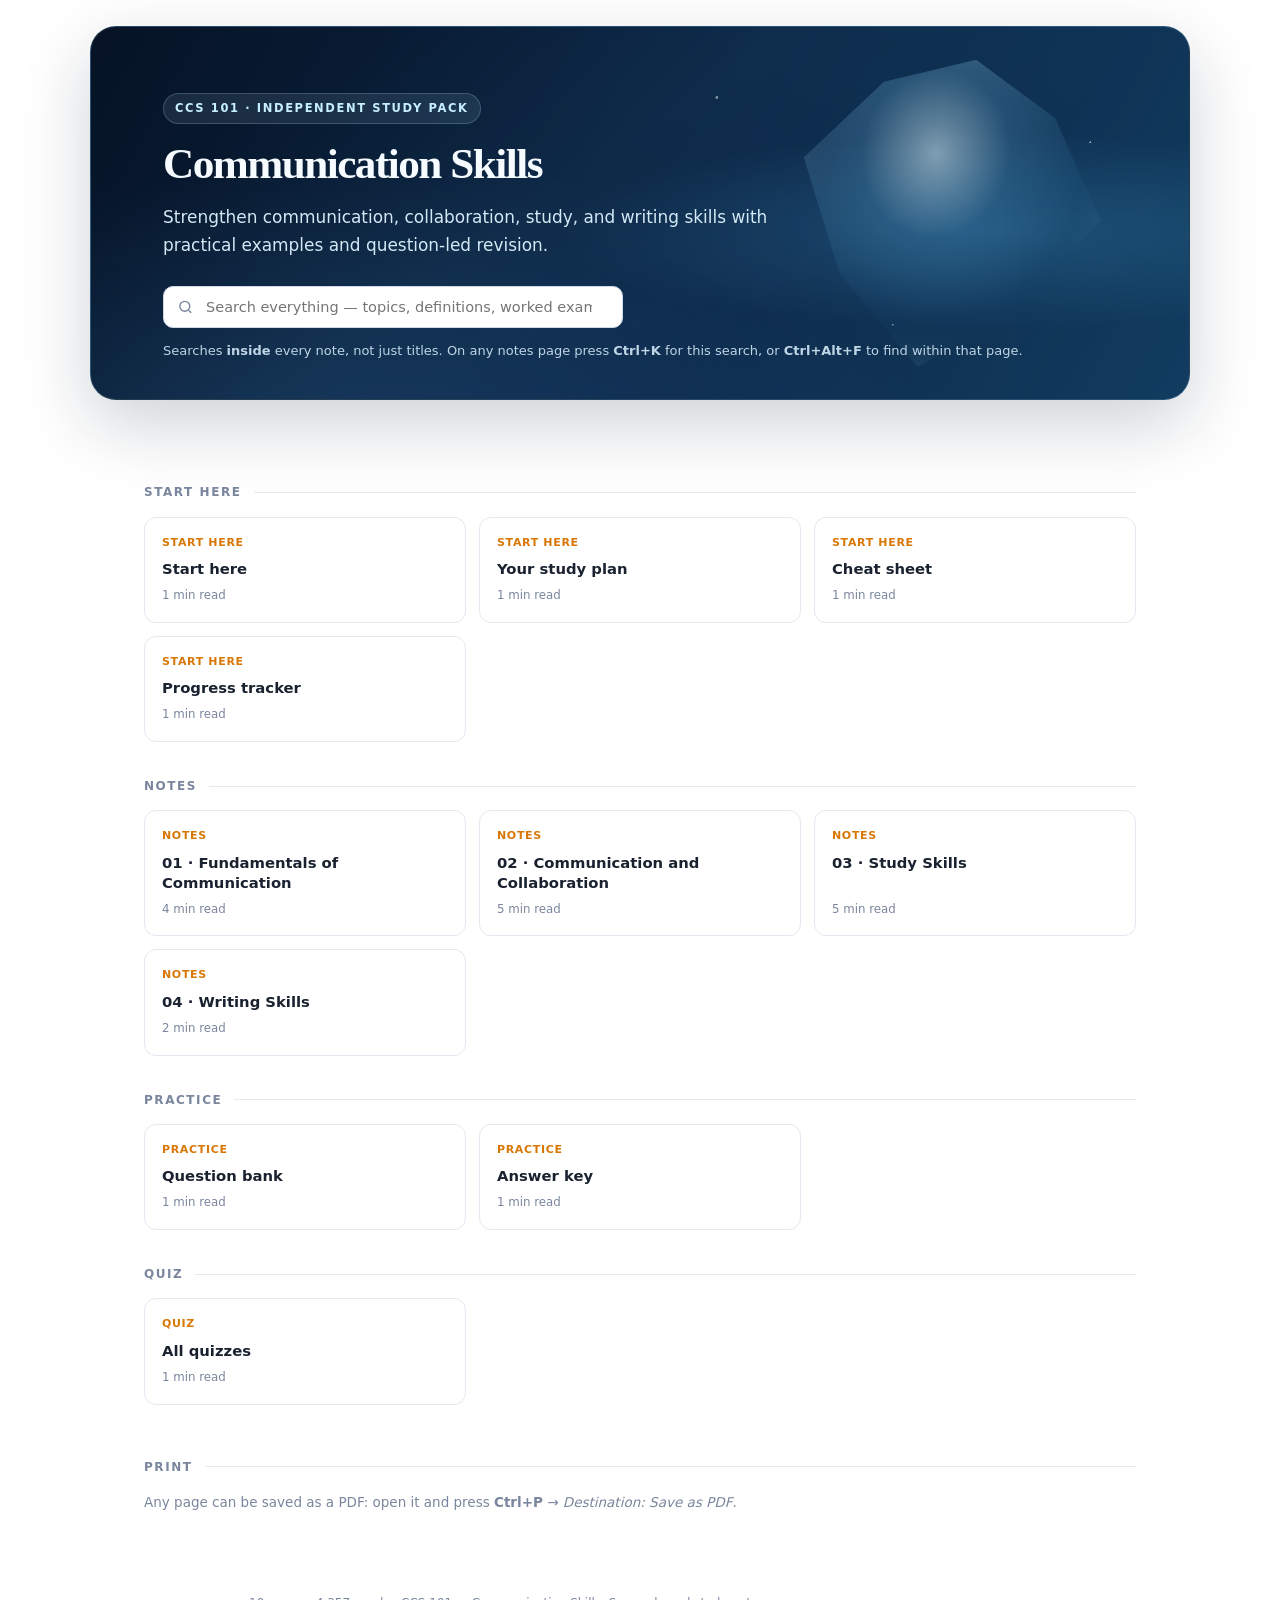
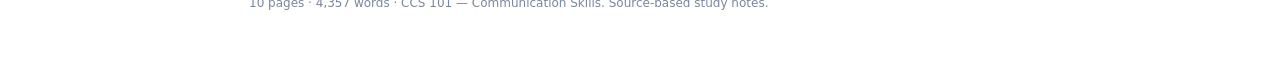
<file: docs/index.html>
<!DOCTYPE html>
<html lang="en" data-theme="light">
<head>
<meta charset="utf-8">
<meta name="viewport" content="width=device-width, initial-scale=1">
<title>Communication Skills · CCS 101 Revision</title>
<meta name="description" content="Study notes for CCS 101 Communication Skills, from academic communication to writing and study skills.">
<link rel="stylesheet" href="assets/notes.css">
<link rel="stylesheet" href="assets/theme.css">
</head>
<body>
<div class="progress" id="progress"></div>
<header class="hero">
  <span class="kicker">CCS 101 · Independent Study Pack</span>
  <h1>Communication Skills</h1>
  <p class="lede">Strengthen communication, collaboration, study, and writing skills with practical examples and question-led revision.</p>
  <div class="search">
    <svg viewBox="0 0 24 24" aria-hidden="true"><circle cx="11" cy="11" r="7"></circle><path d="M20 20l-3.5-3.5"></path></svg>
    <input id="q" type="search" placeholder="Search everything &mdash; topics, definitions, worked examples, quiz questions&hellip;" autocomplete="off" aria-label="Search">
  </div>
  <p class="search-hint">Searches <strong>inside</strong> every note, not just titles. On any notes page press <strong>Ctrl+K</strong> for this search, or <strong>Ctrl+Alt+F</strong> to find within that page.</p>
</header>
<main class="groups" id="groups">
<div class="group-title">Start here</div><div class="cards"><a class="card" href="START_HERE.html" data-search="ccs 101 — communication skills start here"><span class="num">START HERE</span><span class="title">Start here</span><span class="meta">1 min read</span></a><a class="card" href="YOUR_STUDY_PLAN.html" data-search="your study plan start here"><span class="num">START HERE</span><span class="title">Your study plan</span><span class="meta">1 min read</span></a><a class="card" href="CHEAT_SHEET.html" data-search="ccs 101 · exam-day review start here"><span class="num">START HERE</span><span class="title">Cheat sheet</span><span class="meta">1 min read</span></a><a class="card" href="PROGRESS_TRACKER.html" data-search="ccs 101 · progress tracker and weak-point log start here"><span class="num">START HERE</span><span class="title">Progress tracker</span><span class="meta">1 min read</span></a></div><div class="group-title">Notes</div><div class="cards"><a class="card" href="notes/01_fundamentals-of-communication.html" data-search="01 · fundamentals of communication notes"><span class="num">NOTES</span><span class="title">01 · Fundamentals of Communication</span><span class="meta">4 min read</span></a><a class="card" href="notes/02_communication-and-collaboration.html" data-search="02 · collaboration, listening, oral and reading skills notes"><span class="num">NOTES</span><span class="title">02 · Communication and Collaboration</span><span class="meta">5 min read</span></a><a class="card" href="notes/03_study-skills.html" data-search="03 · study skills and information literacy notes"><span class="num">NOTES</span><span class="title">03 · Study Skills</span><span class="meta">5 min read</span></a><a class="card" href="notes/04_writing-skills.html" data-search="04 · writing skills notes"><span class="num">NOTES</span><span class="title">04 · Writing Skills</span><span class="meta">2 min read</span></a></div><div class="group-title">Practice</div><div class="cards"><a class="card" href="practice/QUESTION_BANK.html" data-search="ccs 101 · topic-linked question bank practice"><span class="num">PRACTICE</span><span class="title">Question bank</span><span class="meta">1 min read</span></a><a class="card" href="practice/ANSWER_KEY.html" data-search="ccs 101 · answer guide practice"><span class="num">PRACTICE</span><span class="title">Answer key</span><span class="meta">1 min read</span></a></div><div class="group-title">Quiz</div><div class="cards"><a class="card" href="quiz/index.html" data-search="quizzes quiz"><span class="num">QUIZ</span><span class="title">All quizzes</span><span class="meta">1 min read</span></a></div>
<div class="no-results" id="noResults" hidden>Nothing matches that search.</div>
<div class="search-hits" id="searchHits" hidden></div>
<div class="group-title">Print</div>
<p style="color:var(--muted);font-size:13.5px;margin:0">
  Any page can be saved as a PDF: open it and press <strong>Ctrl+P</strong> &rarr; <em>Destination: Save as PDF</em>.
</p>
</main>
<footer class="foot" style="padding-top:10px">
  10 pages &middot; 4,357 words &middot; CCS 101 — Communication Skills. Source-based study notes.
</footer>
<script src="assets/search-index.js"></script>
<script>
(function () {
  var root = document.documentElement;
  try {
    var saved = localStorage.getItem('ccs101-theme');
    if (saved) root.setAttribute('data-theme', saved);
  } catch (e) {}

  var INDEX = window.SEARCH_INDEX || [];
  var q = document.getElementById('q');
  var groupsEl = document.getElementById('groups');
  var noRes = document.getElementById('noResults');
  var hitsEl = document.getElementById('searchHits');
  var cards = [].slice.call(document.querySelectorAll('.card'));

  function escHtml(s) {
    return String(s).replace(/[&<>"]/g, function (c) {
      return { '&': '&amp;', '<': '&lt;', '>': '&gt;', '"': '&quot;' }[c];
    });
  }

  function runSearch(query) {
    var terms = query.toLowerCase().split(/\s+/).filter(function (t) { return t; });
    if (!terms.length) return [];
    var ql = query.toLowerCase();
    var hits = [];
    for (var n = 0; n < INDEX.length; n++) {
      var e = INDEX[n];
      var t = (e.t || '').toLowerCase();
      var h = (e.h || '').toLowerCase();
      var x = (e.x || '').toLowerCase();
      var score = 0, ok = true, firstPos = -1;
      for (var i = 0; i < terms.length; i++) {
        var term = terms[i];
        var pt = t.indexOf(term), ph = h.indexOf(term), px = x.indexOf(term);
        if (pt < 0 && ph < 0 && px < 0) { ok = false; break; }
        if (pt >= 0) score += 8;
        if (ph >= 0) score += 5;
        if (px >= 0) { score += 1; if (firstPos < 0) firstPos = px; }
      }
      if (!ok) continue;
      if (ql.length > 3 && x.indexOf(ql) >= 0) score += 6;
      if (h.indexOf(ql) >= 0) score += 4;
      hits.push({ e: e, score: score, pos: firstPos });
    }
    hits.sort(function (a, b) { return b.score - a.score; });
    return hits.slice(0, 30);
  }

  function snippetHtml(e, pos, query) {
    var x = e.x || '';
    if (pos < 0) pos = 0;
    var start = Math.max(0, pos - 60);
    var end = Math.min(x.length, pos + 150);
    var raw = (start > 0 ? '\u2026' : '') + x.substring(start, end) + (end < x.length ? '\u2026' : '');
    var html = escHtml(raw);
    var terms = query.toLowerCase().split(/\s+/).filter(function (t) { return t; })
      .sort(function (a, b) { return b.length - a.length; });
    for (var i = 0; i < terms.length; i++) {
      var t = terms[i].replace(/[.*+?^${}()|[\]\\]/g, '\\$&');
      html = html.replace(new RegExp('(' + t + ')', 'gi'), '<mark>$1</mark>');
    }
    return html;
  }

  function paintHits(query) {
    hitsEl.innerHTML = '';
    var hits = runSearch(query);
    if (!hits.length) {
      hitsEl.hidden = true;
      noRes.hidden = false;
      return;
    }
    hits.forEach(function (hit) {
      var e = hit.e;
      var a = document.createElement('a');
      a.className = 'sr-item';
      a.href = e.u + (e.i ? '#' + e.i : '');
      var meta = e.g + (e.h ? ' \u00b7 ' + e.h : '');
      a.innerHTML =
        '<span class="sr-meta">' + escHtml(meta) + '</span>' +
        '<span class="sr-title">' + escHtml(e.t) + '</span>' +
        '<span class="sr-snippet">' + snippetHtml(e, hit.pos, query) + '</span>';
      hitsEl.appendChild(a);
    });
    hitsEl.hidden = false;
    noRes.hidden = true;
  }

  if (q) q.addEventListener('input', function () {
    var v = q.value.trim();
    if (!v) {
      groupsEl.style.display = '';
      hitsEl.hidden = true;
      noRes.hidden = true;
      return;
    }
    groupsEl.style.display = 'none';
    paintHits(v);
  });

  var bar = document.getElementById('progress');
  if (bar) window.addEventListener('scroll', function () {
    var h = document.documentElement;
    var max = h.scrollHeight - h.clientHeight;
    bar.style.width = (max > 0 ? (h.scrollTop / max) * 100 : 0) + '%';
  }, { passive: true });

  document.addEventListener('keydown', function (ev) {
    if ((ev.ctrlKey || ev.metaKey) && (ev.key === 'k' || ev.key === 'K')) {
      ev.preventDefault();
      q.focus();
      q.select();
    }
  });
})();
</script>
</body>
</html>
</file>
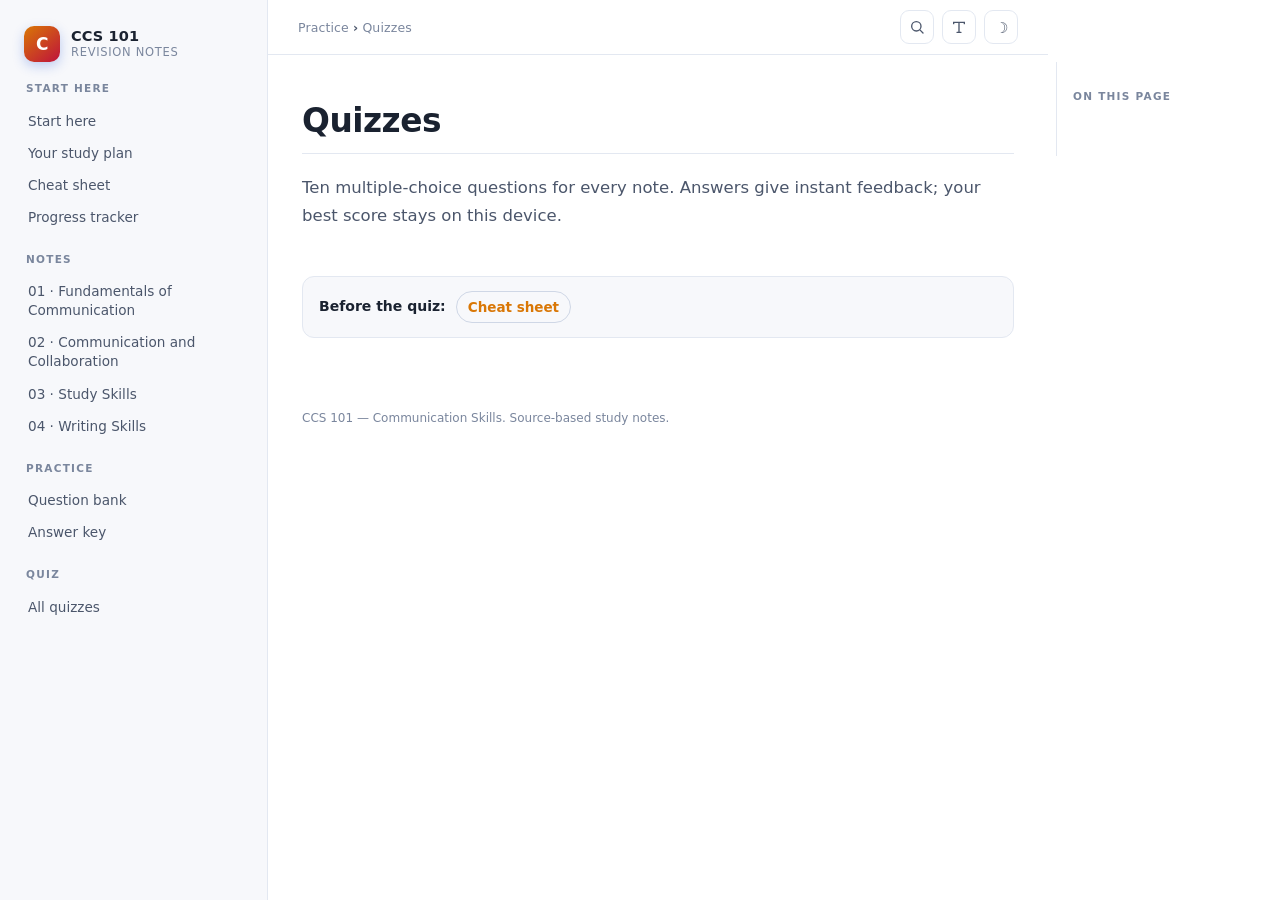
<file: docs/quiz/index.html>
<!DOCTYPE html>
<html lang="en" data-theme="light">
<head>
<meta charset="utf-8">
<meta name="viewport" content="width=device-width, initial-scale=1">
<title>Quizzes · CCS 101 Revision</title>
<meta name="description" content="Study notes for CCS 101 Communication Skills, from academic communication to writing and study skills.">
<link rel="stylesheet" href="../assets/notes.css">
<link rel="stylesheet" href="../assets/theme.css">
</head>
<body data-page="quiz/index.html" data-pages="[]">
<div class="progress" id="progress"></div>
<div class="layout">
<aside class="sidebar">
  <a class="brand" href="../index.html">
    <span class="brand-mark">C</span>
    <span class="brand-text"><strong>CCS 101</strong><span>Revision Notes</span></span>
  </a>
  <details class="nav-details" open>
    <summary>Contents</summary>
    <div class="nav-group"><div class="nav-head">Start here</div><a href="../START_HERE.html">Start here</a><a href="../YOUR_STUDY_PLAN.html">Your study plan</a><a href="../CHEAT_SHEET.html">Cheat sheet</a><a href="../PROGRESS_TRACKER.html">Progress tracker</a></div><div class="nav-group"><div class="nav-head">Notes</div><a href="../notes/01_fundamentals-of-communication.html">01 · Fundamentals of Communication</a><a href="../notes/02_communication-and-collaboration.html">02 · Communication and Collaboration</a><a href="../notes/03_study-skills.html">03 · Study Skills</a><a href="../notes/04_writing-skills.html">04 · Writing Skills</a></div><div class="nav-group"><div class="nav-head">Practice</div><a href="../practice/QUESTION_BANK.html">Question bank</a><a href="../practice/ANSWER_KEY.html">Answer key</a></div><div class="nav-group"><div class="nav-head">Quiz</div><a href="../quiz/index.html">All quizzes</a></div>
  </details>
</aside>
<main class="main">
  <div class="topbar">
    <span class="crumb">Practice <b>&rsaquo;</b> Quizzes</span>
    <div class="topbar-actions">
      <button class="icon-btn" id="searchBtn" title="Search all pages (Ctrl+K)" aria-label="Search all pages">
        <svg viewBox="0 0 24 24" width="16" height="16" fill="none" stroke="currentColor" stroke-width="2" stroke-linecap="round" aria-hidden="true"><circle cx="11" cy="11" r="7"></circle><path d="M21 21l-4.3-4.3"></path></svg>
      </button>
      <button class="icon-btn" id="findBtn" title="Find on this page (Ctrl+Alt+F)" aria-label="Find on this page">
        <svg viewBox="0 0 24 24" width="16" height="16" fill="none" stroke="currentColor" stroke-width="2" stroke-linecap="round" aria-hidden="true"><path d="M4 7V5h16v2M9 20h6M12 5v15"></path></svg>
      </button>
      <button class="theme-btn" id="themeBtn" title="Switch light / dark" aria-label="Switch theme">&#9789;</button>
    </div>
  </div>
  <article class="content">

<h1>Quizzes</h1><p class="quiz-intro">Ten multiple-choice questions for every note. Answers give instant feedback; your best score stays on this device.</p><div class="quiz-cards"></div><div class="practice-links"><span>Before the quiz:</span><a href="../CHEAT_SHEET.html">Cheat sheet</a></div>
  </article>

  <footer class="foot">
    CCS 101 — Communication Skills. Source-based study notes.
  </footer>
</main>
<aside class="toc">
  <div class="toc-title">On this page</div>
  
</aside>
</div>
<div class="search-overlay" id="searchOverlay" hidden>
  <div class="search-modal" role="dialog" aria-label="Search">
    <div class="search-bar">
      <svg viewBox="0 0 24 24" width="18" height="18" fill="none" stroke="currentColor" stroke-width="2" stroke-linecap="round" aria-hidden="true"><circle cx="11" cy="11" r="7"></circle><path d="M21 21l-4.3-4.3"></path></svg>
      <input id="searchInput" type="search" placeholder="Search every page, section and quiz&hellip;" autocomplete="off" aria-label="Search all pages">
      <kbd>Esc</kbd>
    </div>
    <div class="search-results" id="searchResults"></div>
    <div class="search-foot"><span>&uarr;&darr; choose</span><span>Enter open</span><span>Esc close</span></div>
  </div>
</div>
<div class="findbar" id="findBar" hidden>
  <div class="find-inner">
    <svg viewBox="0 0 24 24" width="15" height="15" fill="none" stroke="currentColor" stroke-width="2" stroke-linecap="round" aria-hidden="true"><path d="M4 7V5h16v2M9 20h6M12 5v15"></path></svg>
    <input id="findInput" type="search" placeholder="Find on this page&hellip;" autocomplete="off" aria-label="Find on this page">
    <span class="find-count" id="findCount"></span>
    <button class="mini-btn" id="findPrev" title="Previous match" aria-label="Previous match">&uarr;</button>
    <button class="mini-btn" id="findNext" title="Next match" aria-label="Next match">&darr;</button>
    <button class="mini-btn" id="findClose" title="Close (Esc)" aria-label="Close find">&times;</button>
  </div>
</div>
<script src="../assets/search-index.js"></script>
<script>
(function () {
  var root = document.documentElement;
  try {
    var saved = localStorage.getItem('ccs101-theme');
    if (saved) root.setAttribute('data-theme', saved);
  } catch (e) {}

  var btn = document.getElementById('themeBtn');
  if (btn) btn.addEventListener('click', function () {
    var next = root.getAttribute('data-theme') === 'dark' ? 'light' : 'dark';
    root.setAttribute('data-theme', next);
    btn.textContent = next === 'dark' ? '\u2600' : '\u263D';
    try { localStorage.setItem('ccs101-theme', next); } catch (e) {}
  });

  var bar = document.getElementById('progress');
  if (bar) window.addEventListener('scroll', function () {
    var h = document.documentElement;
    var max = h.scrollHeight - h.clientHeight;
    bar.style.width = (max > 0 ? (h.scrollTop / max) * 100 : 0) + '%';
  }, { passive: true });

  // highlight the current section in the right-hand table of contents
  var links = [].slice.call(document.querySelectorAll('.toc a'));
  if (links.length) {
    var heads = links.map(function (a) { return document.getElementById(a.getAttribute('href').slice(1)); });
    window.addEventListener('scroll', function () {
      var best = -1;
      for (var i = 0; i < heads.length; i++) {
        if (heads[i] && heads[i].getBoundingClientRect().top < 120) best = i;
      }
      links.forEach(function (a, i) { a.classList.toggle('active', i === best); });
    }, { passive: true });
  }

  // on phones, start with the contents menu collapsed
  var det = document.querySelector('.nav-details');
  if (det && window.innerWidth < 1000) det.removeAttribute('open');

  // ---- interactive checklist -------------------------------------------
  var pageId  = document.body.getAttribute('data-page') || location.pathname;
  var checks  = [].slice.call(document.querySelectorAll('.task-check'));
  var countEl = document.getElementById('checkCount');
  var resetBtn = document.getElementById('resetChecks');

  function checkKey(el) { return 'ccs101:task:' + pageId + ':' + el.getAttribute('data-task'); }
  function updateCount() {
    if (!countEl) return;
    var done = checks.filter(function (c) { return c.checked; }).length;
    countEl.textContent = done + ' / ' + checks.length + ' done';
    countEl.classList.toggle('all', checks.length > 0 && done === checks.length);
  }
  checks.forEach(function (c) {
    try { if (localStorage.getItem(checkKey(c)) === '1') c.checked = true; } catch (e) {}
    c.addEventListener('change', function () {
      try { localStorage.setItem(checkKey(c), c.checked ? '1' : '0'); } catch (e) {}
      updateCount();
    });
  });
  updateCount();
  if (resetBtn) resetBtn.addEventListener('click', function () {
    checks.forEach(function (c) {
      c.checked = false;
      try { localStorage.removeItem(checkKey(c)); } catch (e) {}
    });
    updateCount();
  });

  // ---- fill-in blanks ---------------------------------------------------
  var blanks = [].slice.call(document.querySelectorAll('input.blank'));
  blanks.forEach(function (b) {
    var k = 'ccs101:blank:' + pageId + ':' + b.getAttribute('data-blank');
    try {
      var v = localStorage.getItem(k);
      if (v !== null) b.value = v;
    } catch (e) {}
    b.addEventListener('input', function () {
      try { localStorage.setItem(k, b.value); } catch (e) {}
      if (b.getAttribute('data-kind') === 'date') updateDays();
    });
  });

  function updateDays() {
    var date = document.querySelector('input.blank[data-kind="date"]');
    var days = document.querySelector('input.blank[data-kind="days"]');
    if (!date || !days) return;
    if (!date.value) { days.value = ''; return; }
    var d = new Date(date.value + 'T00:00:00');
    if (isNaN(d.getTime())) { days.value = ''; return; }
    var today = new Date();
    today.setHours(0, 0, 0, 0);
    days.value = String(Math.round((d - today) / 86400000));
  }
  updateDays();

  // ---- mark as done + progress panel -----------------------------------
  var doneBtn = document.getElementById('markDone');
  var doneKey = 'ccs101:done:' + pageId;
  function isDone() { try { return localStorage.getItem(doneKey) === '1'; } catch (e) { return false; } }
  function paintDone() {
    if (!doneBtn) return;
    doneBtn.textContent = isDone() ? '\u2713 Done' : 'Mark as done';
    doneBtn.classList.toggle('is-done', isDone());
  }
  if (doneBtn) doneBtn.addEventListener('click', function () {
    try { localStorage.setItem(doneKey, isDone() ? '0' : '1'); } catch (e) {}
    paintDone();
    renderPanel();
  });
  paintDone();

  var panel = document.getElementById('donePanel');
  var pages = [];
  try { pages = JSON.parse(document.body.getAttribute('data-pages') || '[]'); } catch (e) {}
  function renderPanel() {
    if (!panel || !pages.length) return;
    panel.innerHTML = '';
    var n = 0;
    pages.forEach(function (p) {
      try { if (localStorage.getItem('ccs101:done:' + p.key) === '1') n++; } catch (e) {}
    });
    var head = document.createElement('p');
    head.className = 'done-summary';
    head.textContent = n + ' / ' + pages.length + ' pages marked done';
    panel.appendChild(head);

    var list = document.createElement('ul');
    list.className = 'done-list';
    pages.forEach(function (p) {
      var li = document.createElement('li');
      var a = document.createElement('a');
      a.href = p.href;
      a.textContent = p.label;
      var s = document.createElement('span');
      var d = false;
      try { d = localStorage.getItem('ccs101:done:' + p.key) === '1'; } catch (e) {}
      s.className = 'done-flag' + (d ? ' yes' : '');
      s.textContent = d ? '\u2713 done' : 'not done';
      li.appendChild(a);
      li.appendChild(s);
      list.appendChild(li);
    });
    panel.appendChild(list);
  }
  renderPanel();

  // ---- multiple-choice quizzes -----------------------------------------
  var quiz = document.querySelector('.quiz');
  if (quiz) {
    var quizId = quiz.getAttribute('data-quiz');
    var total  = parseInt(quiz.getAttribute('data-total'), 10) || 0;
    var correct = 0;
    var answered = 0;
    var bestKey = 'ccs101:quiz:' + quizId;
    var nowEl = quiz.querySelector('.quiz-now');
    var bestEl = quiz.querySelector('.quiz-best');

    function readBest() {
      try { return parseInt(localStorage.getItem(bestKey) || '0', 10) || 0; } catch (e) { return 0; }
    }
    function paintBest() {
      if (bestEl) bestEl.textContent = 'Best: ' + readBest() + ' / ' + total;
    }
    paintBest();

    [].slice.call(quiz.querySelectorAll('.quiz-q')).forEach(function (q) {
      var answer = parseInt(q.getAttribute('data-answer'), 10);
      var feedback = q.querySelector('.quiz-feedback');
      var why = q.querySelector('.quiz-why');
      var opts = [].slice.call(q.querySelectorAll('.quiz-opt'));
      opts.forEach(function (btn) {
        btn.addEventListener('click', function () {
          if (q.classList.contains('answered')) return;
          q.classList.add('answered');
          var pick = parseInt(btn.getAttribute('data-i'), 10);
          opts.forEach(function (b) {
            b.disabled = true;
            if (parseInt(b.getAttribute('data-i'), 10) === answer) b.classList.add('correct');
          });
          if (pick === answer) {
            correct++;
            feedback.className = 'quiz-feedback good';
          } else {
            btn.classList.add('wrong');
            feedback.className = 'quiz-feedback bad';
          }
          feedback.textContent = (pick === answer ? 'Correct. ' : 'Not quite. ') + (why ? why.textContent : '');
          feedback.hidden = false;
          answered++;
          if (nowEl) nowEl.textContent = correct + ' / ' + total;
          if (answered === total) {
            var best = readBest();
            if (correct > best) {
              try { localStorage.setItem(bestKey, String(correct)); } catch (e) {}
              paintBest();
            }
          }
        });
      });
    });

    var retry = quiz.querySelector('.quiz-retry');
    if (retry) retry.addEventListener('click', function () {
      correct = 0;
      answered = 0;
      if (nowEl) nowEl.textContent = '0 / ' + total;
      [].slice.call(quiz.querySelectorAll('.quiz-q')).forEach(function (q) {
        q.classList.remove('answered');
        var f = q.querySelector('.quiz-feedback');
        f.hidden = true;
        f.textContent = '';
        f.className = 'quiz-feedback';
        [].slice.call(q.querySelectorAll('.quiz-opt')).forEach(function (b) {
          b.disabled = false;
          b.classList.remove('correct', 'wrong');
        });
      });
    });
  }

  // print shows the answers so the PDF is a complete revision sheet
  window.addEventListener('beforeprint', function () {
    [].slice.call(document.querySelectorAll('details.reveal')).forEach(function (d) {
      d.setAttribute('data-was-open', d.open ? '1' : '0');
      d.open = true;
    });
  });
  window.addEventListener('afterprint', function () {
    [].slice.call(document.querySelectorAll('details.reveal')).forEach(function (d) {
      if (d.getAttribute('data-was-open') === '0') d.open = false;
    });
  });
})();
</script>
<script>
(function () {
  var SITE_ROOT = '../';

  // ---- flip cards ----------------------------------------------------------
  [].slice.call(document.querySelectorAll('.flipcard')).forEach(function (card) {
    card.addEventListener('click', function () { card.classList.toggle('flipped'); });
  });

  // ---- inline multiple choice ----------------------------------------------
  [].slice.call(document.querySelectorAll('.mcq')).forEach(function (box) {
    var fb = box.querySelector('.mcq-feedback');
    [].slice.call(box.querySelectorAll('.mcq-opt')).forEach(function (btn) {
      btn.addEventListener('click', function () {
        if (box.classList.contains('answered')) return;
        box.classList.add('answered');
        var correct = btn.getAttribute('data-correct') === 'true';
        [].slice.call(box.querySelectorAll('.mcq-opt')).forEach(function (b) {
          b.disabled = true;
          if (b.getAttribute('data-correct') === 'true') b.classList.add('correct');
        });
        if (!correct) btn.classList.add('wrong');
        var why = btn.getAttribute('data-why') || '';
        fb.textContent = (correct ? 'Correct. ' : 'Not quite. ') + why;
        fb.className = 'mcq-feedback ' + (correct ? 'good' : 'bad');
        fb.hidden = false;
      });
    });
  });

  // ---- true / false ----------------------------------------------------------
  [].slice.call(document.querySelectorAll('.tf')).forEach(function (box) {
    var fb = box.querySelector('.tf-feedback');
    var answer = box.getAttribute('data-answer') === 'false' ? 'false' : 'true';
    [].slice.call(box.querySelectorAll('.tf-btn')).forEach(function (btn) {
      btn.addEventListener('click', function () {
        if (box.classList.contains('answered')) return;
        box.classList.add('answered');
        var correct = btn.getAttribute('data-pick') === answer;
        [].slice.call(box.querySelectorAll('.tf-btn')).forEach(function (b) {
          b.disabled = true;
          if (b.getAttribute('data-pick') === answer) b.classList.add('correct');
        });
        if (!correct) btn.classList.add('wrong');
        fb.textContent = (correct ? 'Correct. ' : 'Not quite. ') + (box.getAttribute('data-why') || '');
        fb.className = 'tf-feedback ' + (correct ? 'good' : 'bad');
        fb.hidden = false;
      });
    });
  });

  // ---- step-by-step solutions -------------------------------------------------
  [].slice.call(document.querySelectorAll('.steps')).forEach(function (box) {
    [].slice.call(box.querySelectorAll('.step-head')).forEach(function (h) {
      h.addEventListener('click', function () { h.parentNode.classList.toggle('open'); });
    });
    var all = box.querySelector('.steps-all');
    if (all) all.addEventListener('click', function () {
      [].slice.call(box.querySelectorAll('.step')).forEach(function (s) { s.classList.add('open'); });
      all.disabled = true;
      all.textContent = 'All steps revealed';
    });
  });

  // ---- full-text search overlay ------------------------------------------------
  var INDEX = window.SEARCH_INDEX || [];
  var overlay = document.getElementById('searchOverlay');
  var sInput = document.getElementById('searchInput');
  var sResults = document.getElementById('searchResults');
  var sSel = -1;

  function escHtml(s) {
    return String(s).replace(/[&<>"]/g, function (c) {
      return { '&': '&amp;', '<': '&lt;', '>': '&gt;', '"': '&quot;' }[c];
    });
  }

  function runSearch(query) {
    var terms = query.toLowerCase().split(/\s+/).filter(function (t) { return t; });
    if (!terms.length) return [];
    var ql = query.toLowerCase();
    var hits = [];
    for (var n = 0; n < INDEX.length; n++) {
      var e = INDEX[n];
      var t = (e.t || '').toLowerCase();
      var h = (e.h || '').toLowerCase();
      var x = (e.x || '').toLowerCase();
      var score = 0, ok = true, firstPos = -1;
      for (var i = 0; i < terms.length; i++) {
        var term = terms[i];
        var pt = t.indexOf(term), ph = h.indexOf(term), px = x.indexOf(term);
        if (pt < 0 && ph < 0 && px < 0) { ok = false; break; }
        if (pt >= 0) score += 8;
        if (ph >= 0) score += 5;
        if (px >= 0) { score += 1; if (firstPos < 0) firstPos = px; }
      }
      if (!ok) continue;
      if (ql.length > 3 && x.indexOf(ql) >= 0) score += 6;
      if (h.indexOf(ql) >= 0) score += 4;
      hits.push({ e: e, score: score, pos: firstPos });
    }
    hits.sort(function (a, b) { return b.score - a.score; });
    return hits.slice(0, 24);
  }

  function snippetHtml(e, pos, query) {
    var x = e.x || '';
    if (pos < 0) pos = 0;
    var start = Math.max(0, pos - 60);
    var end = Math.min(x.length, pos + 150);
    var raw = (start > 0 ? '\u2026' : '') + x.substring(start, end) + (end < x.length ? '\u2026' : '');
    var html = escHtml(raw);
    var terms = query.toLowerCase().split(/\s+/).filter(function (t) { return t; })
      .sort(function (a, b) { return b.length - a.length; });
    for (var i = 0; i < terms.length; i++) {
      var t = terms[i].replace(/[.*+?^${}()|[\]\\]/g, '\\$&');
      html = html.replace(new RegExp('(' + t + ')', 'gi'), '<mark>$1</mark>');
    }
    return html;
  }

  function addHit(hit, query) {
    var e = hit.e;
    var a = document.createElement('a');
    a.className = 'sr-item';
    a.href = SITE_ROOT + e.u + (e.i ? '#' + e.i : '');
    var meta = e.g + (e.h ? ' \u00b7 ' + e.h : '');
    a.innerHTML =
      '<span class="sr-meta">' + escHtml(meta) + '</span>' +
      '<span class="sr-title">' + escHtml(e.t) + '</span>' +
      (query ? '<span class="sr-snippet">' + snippetHtml(e, hit.pos, query) + '</span>' : '');
    a.addEventListener('click', function () { closeSearch(); });
    sResults.appendChild(a);
  }

  function paintSearch(query) {
    sResults.innerHTML = '';
    if (!query.trim()) {
      var pages = [];
      for (var n = 0; n < INDEX.length; n++) {
        if (!INDEX[n].h) pages.push({ e: INDEX[n], pos: -1 });
      }
      pages.slice(0, 14).forEach(function (hit) { addHit(hit, ''); });
      return;
    }
    var hits = runSearch(query);
    if (!hits.length) {
      sResults.innerHTML = '<div class="sr-empty">Nothing matches &ldquo;' + escHtml(query) + '&rdquo;. Try a shorter word.</div>';
      return;
    }
    hits.forEach(function (hit) { addHit(hit, query); });
  }

  function paintSel() {
    var items = [].slice.call(sResults.querySelectorAll('.sr-item'));
    items.forEach(function (el, i) { el.classList.toggle('active', i === sSel); });
    if (sSel >= 0 && items[sSel]) items[sSel].scrollIntoView({ block: 'nearest' });
  }

  function openSearch() {
    if (!overlay) return;
    overlay.hidden = false;
    sInput.value = '';
    paintSearch('');
    sInput.focus();
  }
  function closeSearch() { if (overlay) overlay.hidden = true; }

  if (overlay && sInput && sResults) {
    document.getElementById('searchBtn').addEventListener('click', openSearch);
    overlay.addEventListener('mousedown', function (ev) {
      if (ev.target === overlay) closeSearch();
    });
    sInput.addEventListener('input', function () { paintSearch(sInput.value); });
    sInput.addEventListener('keydown', function (ev) {
      var items = [].slice.call(sResults.querySelectorAll('.sr-item'));
      if (ev.key === 'ArrowDown') { ev.preventDefault(); if (sSel < items.length - 1) sSel++; paintSel(); }
      else if (ev.key === 'ArrowUp') { ev.preventDefault(); if (sSel > 0) sSel--; paintSel(); }
      else if (ev.key === 'Enter') {
        ev.preventDefault();
        var target = items[sSel >= 0 ? sSel : 0];
        if (target) location.href = target.href;
      }
    });
  }

  // ---- find on this page --------------------------------------------------------
  var findBar = document.getElementById('findBar');
  var fInput = document.getElementById('findInput');
  var fCount = document.getElementById('findCount');
  var fMarks = [];
  var fCur = -1;
  var fTimer = null;

  function collectTextNodes(el, out) {
    var walker = document.createTreeWalker(el, NodeFilter.SHOW_TEXT, {
      acceptNode: function (n) {
        if (!n.nodeValue || !n.nodeValue.trim()) return NodeFilter.FILTER_REJECT;
        var p = n.parentNode;
        if (p && p.closest && p.closest('script,style,mark.find-m')) return NodeFilter.FILTER_REJECT;
        return NodeFilter.FILTER_ACCEPT;
      }
    });
    while (walker.nextNode()) out.push(walker.currentNode);
    return out;
  }

  function clearFind() {
    [].slice.call(document.querySelectorAll('mark.find-m')).forEach(function (m) {
      var parent = m.parentNode;
      if (!parent) return;
      parent.replaceChild(document.createTextNode(m.textContent), m);
      parent.normalize();
    });
    fMarks = [];
    fCur = -1;
  }

  function paintFindCount() {
    if (!fCount) return;
    if (fMarks.length) {
      fCount.textContent = (fCur + 1) + ' / ' + fMarks.length;
    } else {
      fCount.textContent = (fInput.value.trim().length >= 2 ? 'no match' : '');
    }
  }

  function showFind(i) {
    [].slice.call(document.querySelectorAll('mark.find-m.current')).forEach(function (m) {
      m.classList.remove('current');
    });
    if (i >= 0 && i < fMarks.length) {
      fCur = i;
      var m = fMarks[i];
      m.classList.add('current');
      m.scrollIntoView({ block: 'center' });
    }
    paintFindCount();
  }

  function doFind(q) {
    clearFind();
    if (q.trim().length < 2) { paintFindCount(); return; }
    var content = document.querySelector('.content') || document.body;
    var nodes = collectTextNodes(content, []);
    var ql = q.toLowerCase();
    nodes.forEach(function (node) {
      var text = node.nodeValue;
      var lower = text.toLowerCase();
      var idx = lower.indexOf(ql);
      if (idx < 0) return;
      var frag = document.createDocumentFragment();
      var pos = 0;
      while (idx >= 0) {
        frag.appendChild(document.createTextNode(text.substring(pos, idx)));
        var mk = document.createElement('mark');
        mk.className = 'find-m';
        mk.textContent = text.substring(idx, idx + ql.length);
        frag.appendChild(mk);
        fMarks.push(mk);
        pos = idx + ql.length;
        idx = lower.indexOf(ql, pos);
      }
      frag.appendChild(document.createTextNode(text.substring(pos)));
      node.parentNode.replaceChild(frag, node);
    });
    if (fMarks.length) showFind(0); else paintFindCount();
  }

  function openFind() {
    if (!findBar) return;
    findBar.hidden = false;
    fInput.focus();
    fInput.select();
  }
  function closeFind() {
    if (!findBar) return;
    findBar.hidden = true;
    clearFind();
    paintFindCount();
  }

  if (findBar && fInput) {
    document.getElementById('findBtn').addEventListener('click', openFind);
    document.getElementById('findClose').addEventListener('click', closeFind);
    document.getElementById('findPrev').addEventListener('click', function () {
      if (fMarks.length) showFind((fCur - 1 + fMarks.length) % fMarks.length);
    });
    document.getElementById('findNext').addEventListener('click', function () {
      if (fMarks.length) showFind((fCur + 1) % fMarks.length);
    });
    fInput.addEventListener('input', function () {
      if (fTimer) clearTimeout(fTimer);
      fTimer = setTimeout(function () { doFind(fInput.value); }, 150);
    });
    fInput.addEventListener('keydown', function (ev) {
      if (ev.key === 'Enter') {
        ev.preventDefault();
        if (fMarks.length) showFind((fCur + 1) % fMarks.length);
      } else if (ev.key === 'Escape') {
        closeFind();
      }
    });
  }

  // ---- global keyboard shortcuts --------------------------------------------------
  document.addEventListener('keydown', function (ev) {
    var inField = /^(input|textarea|select)$/i.test((ev.target && ev.target.tagName) || '');
    if ((ev.ctrlKey || ev.metaKey) && (ev.key === 'k' || ev.key === 'K')) {
      ev.preventDefault();
      if (overlay && overlay.hidden) openSearch(); else closeSearch();
    } else if (ev.ctrlKey && ev.altKey && (ev.key === 'f' || ev.key === 'F')) {
      ev.preventDefault();
      if (findBar && findBar.hidden) openFind(); else closeFind();
    } else if (ev.key === 'Escape') {
      if (overlay && !overlay.hidden) closeSearch();
      else if (findBar && !findBar.hidden) closeFind();
    } else if (ev.key === '/' && !inField && overlay && overlay.hidden) {
      ev.preventDefault();
      openSearch();
    }
  });
})();
</script>
</body>
</html>
</file>
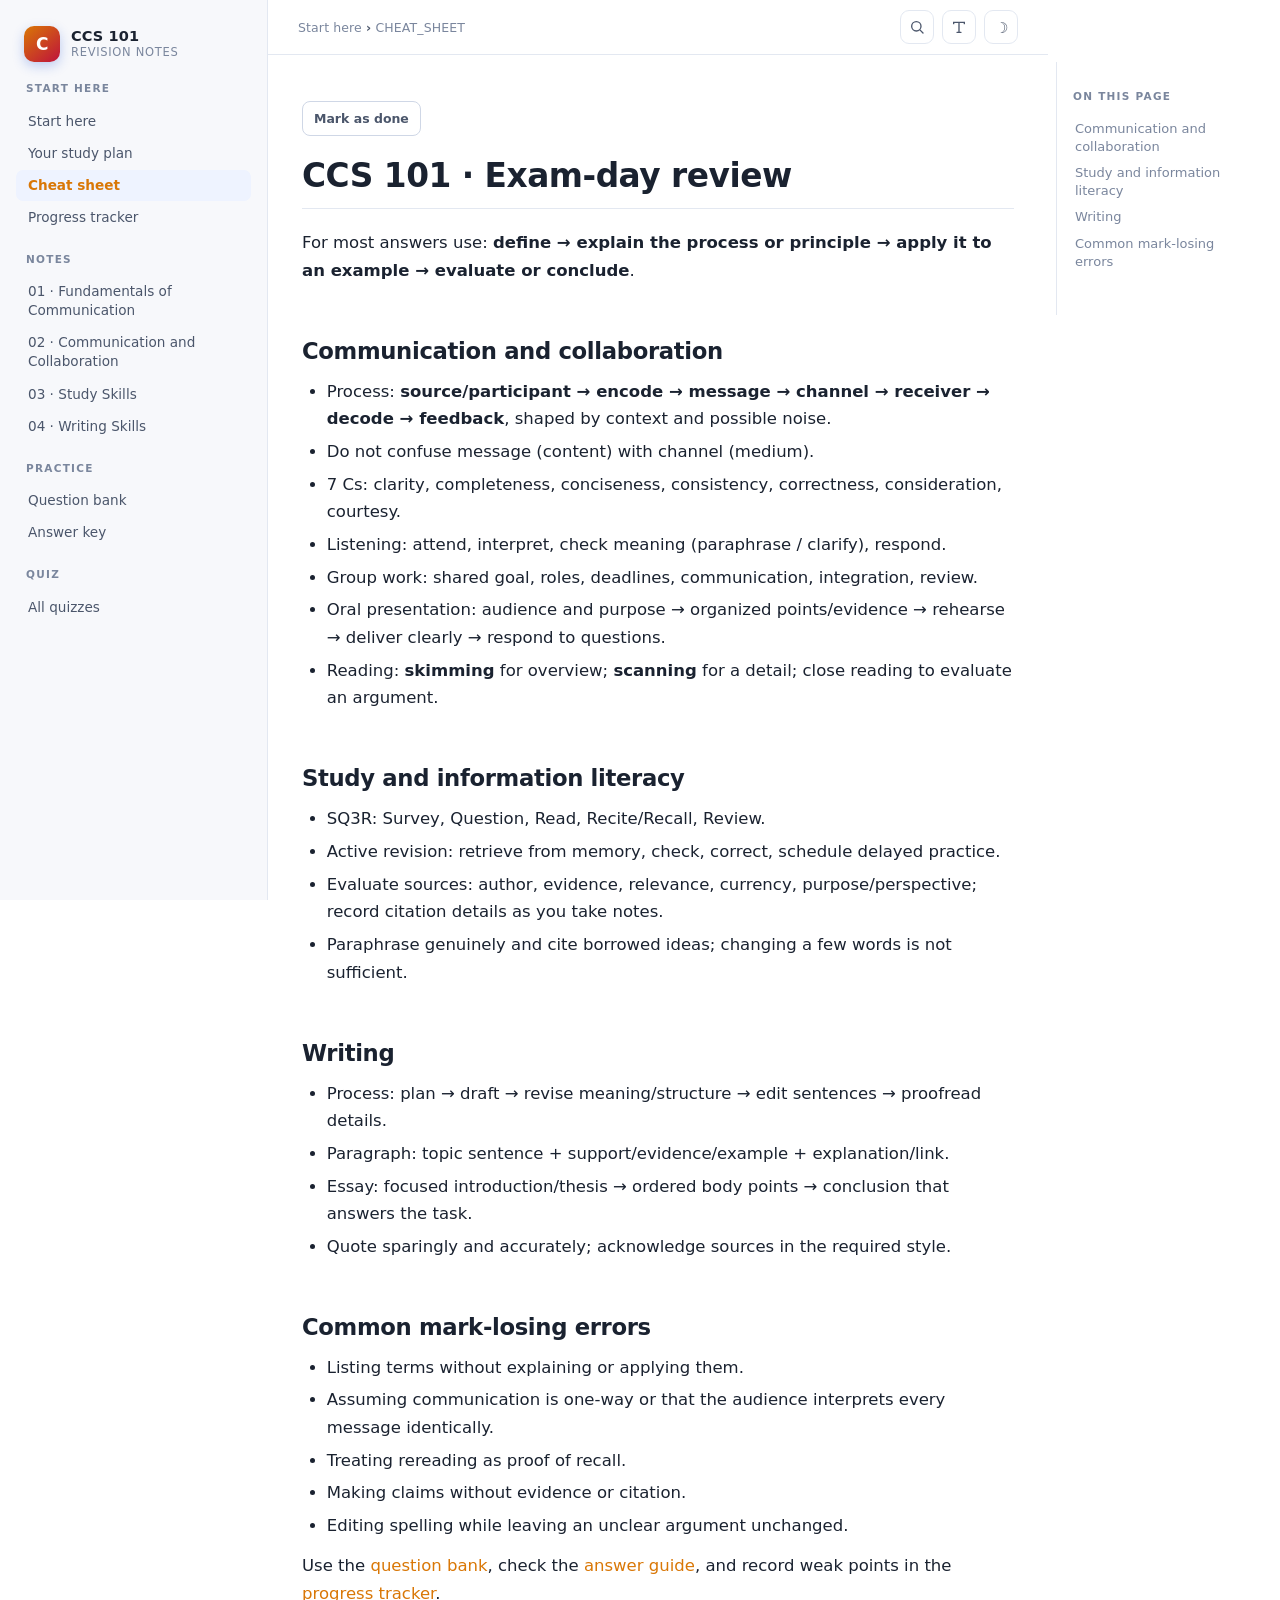
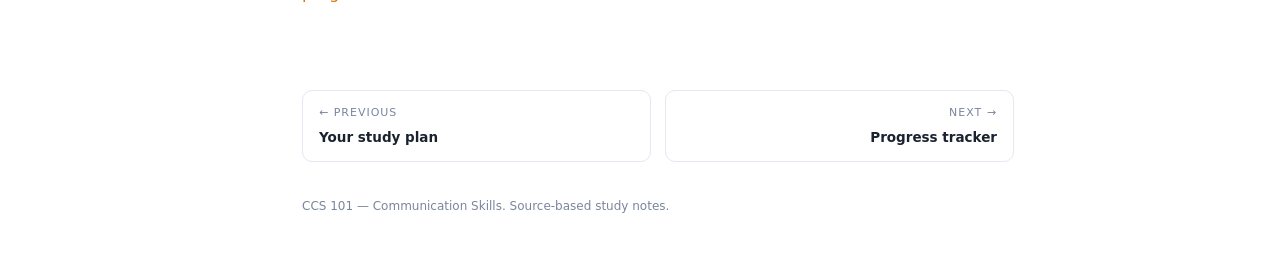
<file: docs/CHEAT_SHEET.html>
<!DOCTYPE html>
<html lang="en" data-theme="light">
<head>
<meta charset="utf-8">
<meta name="viewport" content="width=device-width, initial-scale=1">
<title>CCS 101 · Exam-day review · CCS 101 Revision</title>
<meta name="description" content="Study notes for CCS 101 Communication Skills, from academic communication to writing and study skills.">
<link rel="stylesheet" href="assets/notes.css">
<link rel="stylesheet" href="assets/theme.css">
</head>
<body data-page="CHEAT_SHEET.html" data-pages="[{&quot;label&quot;:&quot;01 · Fundamentals of Communication&quot;,&quot;href&quot;:&quot;notes/01_fundamentals-of-communication.html&quot;,&quot;key&quot;:&quot;notes/01_fundamentals-of-communication.html&quot;},{&quot;label&quot;:&quot;02 · Communication and Collaboration&quot;,&quot;href&quot;:&quot;notes/02_communication-and-collaboration.html&quot;,&quot;key&quot;:&quot;notes/02_communication-and-collaboration.html&quot;},{&quot;label&quot;:&quot;03 · Study Skills&quot;,&quot;href&quot;:&quot;notes/03_study-skills.html&quot;,&quot;key&quot;:&quot;notes/03_study-skills.html&quot;},{&quot;label&quot;:&quot;04 · Writing Skills&quot;,&quot;href&quot;:&quot;notes/04_writing-skills.html&quot;,&quot;key&quot;:&quot;notes/04_writing-skills.html&quot;}]">
<div class="progress" id="progress"></div>
<div class="layout">
<aside class="sidebar">
  <a class="brand" href="index.html">
    <span class="brand-mark">C</span>
    <span class="brand-text"><strong>CCS 101</strong><span>Revision Notes</span></span>
  </a>
  <details class="nav-details" open>
    <summary>Contents</summary>
    <div class="nav-group"><div class="nav-head">Start here</div><a href="START_HERE.html">Start here</a><a href="YOUR_STUDY_PLAN.html">Your study plan</a><a href="CHEAT_SHEET.html" class="active">Cheat sheet</a><a href="PROGRESS_TRACKER.html">Progress tracker</a></div><div class="nav-group"><div class="nav-head">Notes</div><a href="notes/01_fundamentals-of-communication.html">01 · Fundamentals of Communication</a><a href="notes/02_communication-and-collaboration.html">02 · Communication and Collaboration</a><a href="notes/03_study-skills.html">03 · Study Skills</a><a href="notes/04_writing-skills.html">04 · Writing Skills</a></div><div class="nav-group"><div class="nav-head">Practice</div><a href="practice/QUESTION_BANK.html">Question bank</a><a href="practice/ANSWER_KEY.html">Answer key</a></div><div class="nav-group"><div class="nav-head">Quiz</div><a href="quiz/index.html">All quizzes</a></div>
  </details>
</aside>
<main class="main">
  <div class="topbar">
    <span class="crumb">Start here <b>&rsaquo;</b> CHEAT_SHEET</span>
    <div class="topbar-actions">
      <button class="icon-btn" id="searchBtn" title="Search all pages (Ctrl+K)" aria-label="Search all pages">
        <svg viewBox="0 0 24 24" width="16" height="16" fill="none" stroke="currentColor" stroke-width="2" stroke-linecap="round" aria-hidden="true"><circle cx="11" cy="11" r="7"></circle><path d="M21 21l-4.3-4.3"></path></svg>
      </button>
      <button class="icon-btn" id="findBtn" title="Find on this page (Ctrl+Alt+F)" aria-label="Find on this page">
        <svg viewBox="0 0 24 24" width="16" height="16" fill="none" stroke="currentColor" stroke-width="2" stroke-linecap="round" aria-hidden="true"><path d="M4 7V5h16v2M9 20h6M12 5v15"></path></svg>
      </button>
      <button class="theme-btn" id="themeBtn" title="Switch light / dark" aria-label="Switch theme">&#9789;</button>
    </div>
  </div>
  <article class="content">
<div class="page-tools"><button type="button" class="done-btn" id="markDone">Mark as done</button></div>
<h1 id="ccs-101-exam-day-review">CCS 101 · Exam-day review</h1>
<p>For most answers use: <strong>define → explain the process or principle → apply it to an example → evaluate or conclude</strong>.</p>
<h2 id="communication-and-collaboration">Communication and collaboration</h2>
<ul>
<li>Process: <strong>source/participant → encode → message → channel → receiver → decode → feedback</strong>, shaped by context and possible noise.</li>
<li>Do not confuse message (content) with channel (medium).</li>
<li>7 Cs: clarity, completeness, conciseness, consistency, correctness, consideration, courtesy.</li>
<li>Listening: attend, interpret, check meaning (paraphrase / clarify), respond.</li>
<li>Group work: shared goal, roles, deadlines, communication, integration, review.</li>
<li>Oral presentation: audience and purpose → organized points/evidence → rehearse → deliver clearly → respond to questions.</li>
<li>Reading: <strong>skimming</strong> for overview; <strong>scanning</strong> for a detail; close reading to evaluate an argument.</li>
</ul>
<h2 id="study-and-information-literacy">Study and information literacy</h2>
<ul>
<li>SQ3R: Survey, Question, Read, Recite/Recall, Review.</li>
<li>Active revision: retrieve from memory, check, correct, schedule delayed practice.</li>
<li>Evaluate sources: author, evidence, relevance, currency, purpose/perspective; record citation details as you take notes.</li>
<li>Paraphrase genuinely and cite borrowed ideas; changing a few words is not sufficient.</li>
</ul>
<h2 id="writing">Writing</h2>
<ul>
<li>Process: plan → draft → revise meaning/structure → edit sentences → proofread details.</li>
<li>Paragraph: topic sentence + support/evidence/example + explanation/link.</li>
<li>Essay: focused introduction/thesis → ordered body points → conclusion that answers the task.</li>
<li>Quote sparingly and accurately; acknowledge sources in the required style.</li>
</ul>
<h2 id="common-mark-losing-errors">Common mark-losing errors</h2>
<ul>
<li>Listing terms without explaining or applying them.</li>
<li>Assuming communication is one-way or that the audience interprets every message identically.</li>
<li>Treating rereading as proof of recall.</li>
<li>Making claims without evidence or citation.</li>
<li>Editing spelling while leaving an unclear argument unchanged.</li>
</ul>
<p>Use the <a href="practice/QUESTION_BANK.html">question bank</a>, check the <a href="practice/ANSWER_KEY.html">answer guide</a>, and record weak points in the <a href="PROGRESS_TRACKER.html">progress tracker</a>.</p>

  </article>
<nav class="pager"><a class="prev" href="YOUR_STUDY_PLAN.html"><span class="dir">&larr; Previous</span><span class="name">Your study plan</span></a><a class="next" href="PROGRESS_TRACKER.html"><span class="dir">Next &rarr;</span><span class="name">Progress tracker</span></a></nav>
  <footer class="foot">
    CCS 101 — Communication Skills. Source-based study notes.
  </footer>
</main>
<aside class="toc">
  <div class="toc-title">On this page</div>
  <a href="#communication-and-collaboration">Communication and collaboration</a><a href="#study-and-information-literacy">Study and information literacy</a><a href="#writing">Writing</a><a href="#common-mark-losing-errors">Common mark-losing errors</a>
</aside>
</div>
<div class="search-overlay" id="searchOverlay" hidden>
  <div class="search-modal" role="dialog" aria-label="Search">
    <div class="search-bar">
      <svg viewBox="0 0 24 24" width="18" height="18" fill="none" stroke="currentColor" stroke-width="2" stroke-linecap="round" aria-hidden="true"><circle cx="11" cy="11" r="7"></circle><path d="M21 21l-4.3-4.3"></path></svg>
      <input id="searchInput" type="search" placeholder="Search every page, section and quiz&hellip;" autocomplete="off" aria-label="Search all pages">
      <kbd>Esc</kbd>
    </div>
    <div class="search-results" id="searchResults"></div>
    <div class="search-foot"><span>&uarr;&darr; choose</span><span>Enter open</span><span>Esc close</span></div>
  </div>
</div>
<div class="findbar" id="findBar" hidden>
  <div class="find-inner">
    <svg viewBox="0 0 24 24" width="15" height="15" fill="none" stroke="currentColor" stroke-width="2" stroke-linecap="round" aria-hidden="true"><path d="M4 7V5h16v2M9 20h6M12 5v15"></path></svg>
    <input id="findInput" type="search" placeholder="Find on this page&hellip;" autocomplete="off" aria-label="Find on this page">
    <span class="find-count" id="findCount"></span>
    <button class="mini-btn" id="findPrev" title="Previous match" aria-label="Previous match">&uarr;</button>
    <button class="mini-btn" id="findNext" title="Next match" aria-label="Next match">&darr;</button>
    <button class="mini-btn" id="findClose" title="Close (Esc)" aria-label="Close find">&times;</button>
  </div>
</div>
<script src="assets/search-index.js"></script>
<script>
(function () {
  var root = document.documentElement;
  try {
    var saved = localStorage.getItem('ccs101-theme');
    if (saved) root.setAttribute('data-theme', saved);
  } catch (e) {}

  var btn = document.getElementById('themeBtn');
  if (btn) btn.addEventListener('click', function () {
    var next = root.getAttribute('data-theme') === 'dark' ? 'light' : 'dark';
    root.setAttribute('data-theme', next);
    btn.textContent = next === 'dark' ? '\u2600' : '\u263D';
    try { localStorage.setItem('ccs101-theme', next); } catch (e) {}
  });

  var bar = document.getElementById('progress');
  if (bar) window.addEventListener('scroll', function () {
    var h = document.documentElement;
    var max = h.scrollHeight - h.clientHeight;
    bar.style.width = (max > 0 ? (h.scrollTop / max) * 100 : 0) + '%';
  }, { passive: true });

  // highlight the current section in the right-hand table of contents
  var links = [].slice.call(document.querySelectorAll('.toc a'));
  if (links.length) {
    var heads = links.map(function (a) { return document.getElementById(a.getAttribute('href').slice(1)); });
    window.addEventListener('scroll', function () {
      var best = -1;
      for (var i = 0; i < heads.length; i++) {
        if (heads[i] && heads[i].getBoundingClientRect().top < 120) best = i;
      }
      links.forEach(function (a, i) { a.classList.toggle('active', i === best); });
    }, { passive: true });
  }

  // on phones, start with the contents menu collapsed
  var det = document.querySelector('.nav-details');
  if (det && window.innerWidth < 1000) det.removeAttribute('open');

  // ---- interactive checklist -------------------------------------------
  var pageId  = document.body.getAttribute('data-page') || location.pathname;
  var checks  = [].slice.call(document.querySelectorAll('.task-check'));
  var countEl = document.getElementById('checkCount');
  var resetBtn = document.getElementById('resetChecks');

  function checkKey(el) { return 'ccs101:task:' + pageId + ':' + el.getAttribute('data-task'); }
  function updateCount() {
    if (!countEl) return;
    var done = checks.filter(function (c) { return c.checked; }).length;
    countEl.textContent = done + ' / ' + checks.length + ' done';
    countEl.classList.toggle('all', checks.length > 0 && done === checks.length);
  }
  checks.forEach(function (c) {
    try { if (localStorage.getItem(checkKey(c)) === '1') c.checked = true; } catch (e) {}
    c.addEventListener('change', function () {
      try { localStorage.setItem(checkKey(c), c.checked ? '1' : '0'); } catch (e) {}
      updateCount();
    });
  });
  updateCount();
  if (resetBtn) resetBtn.addEventListener('click', function () {
    checks.forEach(function (c) {
      c.checked = false;
      try { localStorage.removeItem(checkKey(c)); } catch (e) {}
    });
    updateCount();
  });

  // ---- fill-in blanks ---------------------------------------------------
  var blanks = [].slice.call(document.querySelectorAll('input.blank'));
  blanks.forEach(function (b) {
    var k = 'ccs101:blank:' + pageId + ':' + b.getAttribute('data-blank');
    try {
      var v = localStorage.getItem(k);
      if (v !== null) b.value = v;
    } catch (e) {}
    b.addEventListener('input', function () {
      try { localStorage.setItem(k, b.value); } catch (e) {}
      if (b.getAttribute('data-kind') === 'date') updateDays();
    });
  });

  function updateDays() {
    var date = document.querySelector('input.blank[data-kind="date"]');
    var days = document.querySelector('input.blank[data-kind="days"]');
    if (!date || !days) return;
    if (!date.value) { days.value = ''; return; }
    var d = new Date(date.value + 'T00:00:00');
    if (isNaN(d.getTime())) { days.value = ''; return; }
    var today = new Date();
    today.setHours(0, 0, 0, 0);
    days.value = String(Math.round((d - today) / 86400000));
  }
  updateDays();

  // ---- mark as done + progress panel -----------------------------------
  var doneBtn = document.getElementById('markDone');
  var doneKey = 'ccs101:done:' + pageId;
  function isDone() { try { return localStorage.getItem(doneKey) === '1'; } catch (e) { return false; } }
  function paintDone() {
    if (!doneBtn) return;
    doneBtn.textContent = isDone() ? '\u2713 Done' : 'Mark as done';
    doneBtn.classList.toggle('is-done', isDone());
  }
  if (doneBtn) doneBtn.addEventListener('click', function () {
    try { localStorage.setItem(doneKey, isDone() ? '0' : '1'); } catch (e) {}
    paintDone();
    renderPanel();
  });
  paintDone();

  var panel = document.getElementById('donePanel');
  var pages = [];
  try { pages = JSON.parse(document.body.getAttribute('data-pages') || '[]'); } catch (e) {}
  function renderPanel() {
    if (!panel || !pages.length) return;
    panel.innerHTML = '';
    var n = 0;
    pages.forEach(function (p) {
      try { if (localStorage.getItem('ccs101:done:' + p.key) === '1') n++; } catch (e) {}
    });
    var head = document.createElement('p');
    head.className = 'done-summary';
    head.textContent = n + ' / ' + pages.length + ' pages marked done';
    panel.appendChild(head);

    var list = document.createElement('ul');
    list.className = 'done-list';
    pages.forEach(function (p) {
      var li = document.createElement('li');
      var a = document.createElement('a');
      a.href = p.href;
      a.textContent = p.label;
      var s = document.createElement('span');
      var d = false;
      try { d = localStorage.getItem('ccs101:done:' + p.key) === '1'; } catch (e) {}
      s.className = 'done-flag' + (d ? ' yes' : '');
      s.textContent = d ? '\u2713 done' : 'not done';
      li.appendChild(a);
      li.appendChild(s);
      list.appendChild(li);
    });
    panel.appendChild(list);
  }
  renderPanel();

  // ---- multiple-choice quizzes -----------------------------------------
  var quiz = document.querySelector('.quiz');
  if (quiz) {
    var quizId = quiz.getAttribute('data-quiz');
    var total  = parseInt(quiz.getAttribute('data-total'), 10) || 0;
    var correct = 0;
    var answered = 0;
    var bestKey = 'ccs101:quiz:' + quizId;
    var nowEl = quiz.querySelector('.quiz-now');
    var bestEl = quiz.querySelector('.quiz-best');

    function readBest() {
      try { return parseInt(localStorage.getItem(bestKey) || '0', 10) || 0; } catch (e) { return 0; }
    }
    function paintBest() {
      if (bestEl) bestEl.textContent = 'Best: ' + readBest() + ' / ' + total;
    }
    paintBest();

    [].slice.call(quiz.querySelectorAll('.quiz-q')).forEach(function (q) {
      var answer = parseInt(q.getAttribute('data-answer'), 10);
      var feedback = q.querySelector('.quiz-feedback');
      var why = q.querySelector('.quiz-why');
      var opts = [].slice.call(q.querySelectorAll('.quiz-opt'));
      opts.forEach(function (btn) {
        btn.addEventListener('click', function () {
          if (q.classList.contains('answered')) return;
          q.classList.add('answered');
          var pick = parseInt(btn.getAttribute('data-i'), 10);
          opts.forEach(function (b) {
            b.disabled = true;
            if (parseInt(b.getAttribute('data-i'), 10) === answer) b.classList.add('correct');
          });
          if (pick === answer) {
            correct++;
            feedback.className = 'quiz-feedback good';
          } else {
            btn.classList.add('wrong');
            feedback.className = 'quiz-feedback bad';
          }
          feedback.textContent = (pick === answer ? 'Correct. ' : 'Not quite. ') + (why ? why.textContent : '');
          feedback.hidden = false;
          answered++;
          if (nowEl) nowEl.textContent = correct + ' / ' + total;
          if (answered === total) {
            var best = readBest();
            if (correct > best) {
              try { localStorage.setItem(bestKey, String(correct)); } catch (e) {}
              paintBest();
            }
          }
        });
      });
    });

    var retry = quiz.querySelector('.quiz-retry');
    if (retry) retry.addEventListener('click', function () {
      correct = 0;
      answered = 0;
      if (nowEl) nowEl.textContent = '0 / ' + total;
      [].slice.call(quiz.querySelectorAll('.quiz-q')).forEach(function (q) {
        q.classList.remove('answered');
        var f = q.querySelector('.quiz-feedback');
        f.hidden = true;
        f.textContent = '';
        f.className = 'quiz-feedback';
        [].slice.call(q.querySelectorAll('.quiz-opt')).forEach(function (b) {
          b.disabled = false;
          b.classList.remove('correct', 'wrong');
        });
      });
    });
  }

  // print shows the answers so the PDF is a complete revision sheet
  window.addEventListener('beforeprint', function () {
    [].slice.call(document.querySelectorAll('details.reveal')).forEach(function (d) {
      d.setAttribute('data-was-open', d.open ? '1' : '0');
      d.open = true;
    });
  });
  window.addEventListener('afterprint', function () {
    [].slice.call(document.querySelectorAll('details.reveal')).forEach(function (d) {
      if (d.getAttribute('data-was-open') === '0') d.open = false;
    });
  });
})();
</script>
<script>
(function () {
  var SITE_ROOT = '';

  // ---- flip cards ----------------------------------------------------------
  [].slice.call(document.querySelectorAll('.flipcard')).forEach(function (card) {
    card.addEventListener('click', function () { card.classList.toggle('flipped'); });
  });

  // ---- inline multiple choice ----------------------------------------------
  [].slice.call(document.querySelectorAll('.mcq')).forEach(function (box) {
    var fb = box.querySelector('.mcq-feedback');
    [].slice.call(box.querySelectorAll('.mcq-opt')).forEach(function (btn) {
      btn.addEventListener('click', function () {
        if (box.classList.contains('answered')) return;
        box.classList.add('answered');
        var correct = btn.getAttribute('data-correct') === 'true';
        [].slice.call(box.querySelectorAll('.mcq-opt')).forEach(function (b) {
          b.disabled = true;
          if (b.getAttribute('data-correct') === 'true') b.classList.add('correct');
        });
        if (!correct) btn.classList.add('wrong');
        var why = btn.getAttribute('data-why') || '';
        fb.textContent = (correct ? 'Correct. ' : 'Not quite. ') + why;
        fb.className = 'mcq-feedback ' + (correct ? 'good' : 'bad');
        fb.hidden = false;
      });
    });
  });

  // ---- true / false ----------------------------------------------------------
  [].slice.call(document.querySelectorAll('.tf')).forEach(function (box) {
    var fb = box.querySelector('.tf-feedback');
    var answer = box.getAttribute('data-answer') === 'false' ? 'false' : 'true';
    [].slice.call(box.querySelectorAll('.tf-btn')).forEach(function (btn) {
      btn.addEventListener('click', function () {
        if (box.classList.contains('answered')) return;
        box.classList.add('answered');
        var correct = btn.getAttribute('data-pick') === answer;
        [].slice.call(box.querySelectorAll('.tf-btn')).forEach(function (b) {
          b.disabled = true;
          if (b.getAttribute('data-pick') === answer) b.classList.add('correct');
        });
        if (!correct) btn.classList.add('wrong');
        fb.textContent = (correct ? 'Correct. ' : 'Not quite. ') + (box.getAttribute('data-why') || '');
        fb.className = 'tf-feedback ' + (correct ? 'good' : 'bad');
        fb.hidden = false;
      });
    });
  });

  // ---- step-by-step solutions -------------------------------------------------
  [].slice.call(document.querySelectorAll('.steps')).forEach(function (box) {
    [].slice.call(box.querySelectorAll('.step-head')).forEach(function (h) {
      h.addEventListener('click', function () { h.parentNode.classList.toggle('open'); });
    });
    var all = box.querySelector('.steps-all');
    if (all) all.addEventListener('click', function () {
      [].slice.call(box.querySelectorAll('.step')).forEach(function (s) { s.classList.add('open'); });
      all.disabled = true;
      all.textContent = 'All steps revealed';
    });
  });

  // ---- full-text search overlay ------------------------------------------------
  var INDEX = window.SEARCH_INDEX || [];
  var overlay = document.getElementById('searchOverlay');
  var sInput = document.getElementById('searchInput');
  var sResults = document.getElementById('searchResults');
  var sSel = -1;

  function escHtml(s) {
    return String(s).replace(/[&<>"]/g, function (c) {
      return { '&': '&amp;', '<': '&lt;', '>': '&gt;', '"': '&quot;' }[c];
    });
  }

  function runSearch(query) {
    var terms = query.toLowerCase().split(/\s+/).filter(function (t) { return t; });
    if (!terms.length) return [];
    var ql = query.toLowerCase();
    var hits = [];
    for (var n = 0; n < INDEX.length; n++) {
      var e = INDEX[n];
      var t = (e.t || '').toLowerCase();
      var h = (e.h || '').toLowerCase();
      var x = (e.x || '').toLowerCase();
      var score = 0, ok = true, firstPos = -1;
      for (var i = 0; i < terms.length; i++) {
        var term = terms[i];
        var pt = t.indexOf(term), ph = h.indexOf(term), px = x.indexOf(term);
        if (pt < 0 && ph < 0 && px < 0) { ok = false; break; }
        if (pt >= 0) score += 8;
        if (ph >= 0) score += 5;
        if (px >= 0) { score += 1; if (firstPos < 0) firstPos = px; }
      }
      if (!ok) continue;
      if (ql.length > 3 && x.indexOf(ql) >= 0) score += 6;
      if (h.indexOf(ql) >= 0) score += 4;
      hits.push({ e: e, score: score, pos: firstPos });
    }
    hits.sort(function (a, b) { return b.score - a.score; });
    return hits.slice(0, 24);
  }

  function snippetHtml(e, pos, query) {
    var x = e.x || '';
    if (pos < 0) pos = 0;
    var start = Math.max(0, pos - 60);
    var end = Math.min(x.length, pos + 150);
    var raw = (start > 0 ? '\u2026' : '') + x.substring(start, end) + (end < x.length ? '\u2026' : '');
    var html = escHtml(raw);
    var terms = query.toLowerCase().split(/\s+/).filter(function (t) { return t; })
      .sort(function (a, b) { return b.length - a.length; });
    for (var i = 0; i < terms.length; i++) {
      var t = terms[i].replace(/[.*+?^${}()|[\]\\]/g, '\\$&');
      html = html.replace(new RegExp('(' + t + ')', 'gi'), '<mark>$1</mark>');
    }
    return html;
  }

  function addHit(hit, query) {
    var e = hit.e;
    var a = document.createElement('a');
    a.className = 'sr-item';
    a.href = SITE_ROOT + e.u + (e.i ? '#' + e.i : '');
    var meta = e.g + (e.h ? ' \u00b7 ' + e.h : '');
    a.innerHTML =
      '<span class="sr-meta">' + escHtml(meta) + '</span>' +
      '<span class="sr-title">' + escHtml(e.t) + '</span>' +
      (query ? '<span class="sr-snippet">' + snippetHtml(e, hit.pos, query) + '</span>' : '');
    a.addEventListener('click', function () { closeSearch(); });
    sResults.appendChild(a);
  }

  function paintSearch(query) {
    sResults.innerHTML = '';
    if (!query.trim()) {
      var pages = [];
      for (var n = 0; n < INDEX.length; n++) {
        if (!INDEX[n].h) pages.push({ e: INDEX[n], pos: -1 });
      }
      pages.slice(0, 14).forEach(function (hit) { addHit(hit, ''); });
      return;
    }
    var hits = runSearch(query);
    if (!hits.length) {
      sResults.innerHTML = '<div class="sr-empty">Nothing matches &ldquo;' + escHtml(query) + '&rdquo;. Try a shorter word.</div>';
      return;
    }
    hits.forEach(function (hit) { addHit(hit, query); });
  }

  function paintSel() {
    var items = [].slice.call(sResults.querySelectorAll('.sr-item'));
    items.forEach(function (el, i) { el.classList.toggle('active', i === sSel); });
    if (sSel >= 0 && items[sSel]) items[sSel].scrollIntoView({ block: 'nearest' });
  }

  function openSearch() {
    if (!overlay) return;
    overlay.hidden = false;
    sInput.value = '';
    paintSearch('');
    sInput.focus();
  }
  function closeSearch() { if (overlay) overlay.hidden = true; }

  if (overlay && sInput && sResults) {
    document.getElementById('searchBtn').addEventListener('click', openSearch);
    overlay.addEventListener('mousedown', function (ev) {
      if (ev.target === overlay) closeSearch();
    });
    sInput.addEventListener('input', function () { paintSearch(sInput.value); });
    sInput.addEventListener('keydown', function (ev) {
      var items = [].slice.call(sResults.querySelectorAll('.sr-item'));
      if (ev.key === 'ArrowDown') { ev.preventDefault(); if (sSel < items.length - 1) sSel++; paintSel(); }
      else if (ev.key === 'ArrowUp') { ev.preventDefault(); if (sSel > 0) sSel--; paintSel(); }
      else if (ev.key === 'Enter') {
        ev.preventDefault();
        var target = items[sSel >= 0 ? sSel : 0];
        if (target) location.href = target.href;
      }
    });
  }

  // ---- find on this page --------------------------------------------------------
  var findBar = document.getElementById('findBar');
  var fInput = document.getElementById('findInput');
  var fCount = document.getElementById('findCount');
  var fMarks = [];
  var fCur = -1;
  var fTimer = null;

  function collectTextNodes(el, out) {
    var walker = document.createTreeWalker(el, NodeFilter.SHOW_TEXT, {
      acceptNode: function (n) {
        if (!n.nodeValue || !n.nodeValue.trim()) return NodeFilter.FILTER_REJECT;
        var p = n.parentNode;
        if (p && p.closest && p.closest('script,style,mark.find-m')) return NodeFilter.FILTER_REJECT;
        return NodeFilter.FILTER_ACCEPT;
      }
    });
    while (walker.nextNode()) out.push(walker.currentNode);
    return out;
  }

  function clearFind() {
    [].slice.call(document.querySelectorAll('mark.find-m')).forEach(function (m) {
      var parent = m.parentNode;
      if (!parent) return;
      parent.replaceChild(document.createTextNode(m.textContent), m);
      parent.normalize();
    });
    fMarks = [];
    fCur = -1;
  }

  function paintFindCount() {
    if (!fCount) return;
    if (fMarks.length) {
      fCount.textContent = (fCur + 1) + ' / ' + fMarks.length;
    } else {
      fCount.textContent = (fInput.value.trim().length >= 2 ? 'no match' : '');
    }
  }

  function showFind(i) {
    [].slice.call(document.querySelectorAll('mark.find-m.current')).forEach(function (m) {
      m.classList.remove('current');
    });
    if (i >= 0 && i < fMarks.length) {
      fCur = i;
      var m = fMarks[i];
      m.classList.add('current');
      m.scrollIntoView({ block: 'center' });
    }
    paintFindCount();
  }

  function doFind(q) {
    clearFind();
    if (q.trim().length < 2) { paintFindCount(); return; }
    var content = document.querySelector('.content') || document.body;
    var nodes = collectTextNodes(content, []);
    var ql = q.toLowerCase();
    nodes.forEach(function (node) {
      var text = node.nodeValue;
      var lower = text.toLowerCase();
      var idx = lower.indexOf(ql);
      if (idx < 0) return;
      var frag = document.createDocumentFragment();
      var pos = 0;
      while (idx >= 0) {
        frag.appendChild(document.createTextNode(text.substring(pos, idx)));
        var mk = document.createElement('mark');
        mk.className = 'find-m';
        mk.textContent = text.substring(idx, idx + ql.length);
        frag.appendChild(mk);
        fMarks.push(mk);
        pos = idx + ql.length;
        idx = lower.indexOf(ql, pos);
      }
      frag.appendChild(document.createTextNode(text.substring(pos)));
      node.parentNode.replaceChild(frag, node);
    });
    if (fMarks.length) showFind(0); else paintFindCount();
  }

  function openFind() {
    if (!findBar) return;
    findBar.hidden = false;
    fInput.focus();
    fInput.select();
  }
  function closeFind() {
    if (!findBar) return;
    findBar.hidden = true;
    clearFind();
    paintFindCount();
  }

  if (findBar && fInput) {
    document.getElementById('findBtn').addEventListener('click', openFind);
    document.getElementById('findClose').addEventListener('click', closeFind);
    document.getElementById('findPrev').addEventListener('click', function () {
      if (fMarks.length) showFind((fCur - 1 + fMarks.length) % fMarks.length);
    });
    document.getElementById('findNext').addEventListener('click', function () {
      if (fMarks.length) showFind((fCur + 1) % fMarks.length);
    });
    fInput.addEventListener('input', function () {
      if (fTimer) clearTimeout(fTimer);
      fTimer = setTimeout(function () { doFind(fInput.value); }, 150);
    });
    fInput.addEventListener('keydown', function (ev) {
      if (ev.key === 'Enter') {
        ev.preventDefault();
        if (fMarks.length) showFind((fCur + 1) % fMarks.length);
      } else if (ev.key === 'Escape') {
        closeFind();
      }
    });
  }

  // ---- global keyboard shortcuts --------------------------------------------------
  document.addEventListener('keydown', function (ev) {
    var inField = /^(input|textarea|select)$/i.test((ev.target && ev.target.tagName) || '');
    if ((ev.ctrlKey || ev.metaKey) && (ev.key === 'k' || ev.key === 'K')) {
      ev.preventDefault();
      if (overlay && overlay.hidden) openSearch(); else closeSearch();
    } else if (ev.ctrlKey && ev.altKey && (ev.key === 'f' || ev.key === 'F')) {
      ev.preventDefault();
      if (findBar && findBar.hidden) openFind(); else closeFind();
    } else if (ev.key === 'Escape') {
      if (overlay && !overlay.hidden) closeSearch();
      else if (findBar && !findBar.hidden) closeFind();
    } else if (ev.key === '/' && !inField && overlay && overlay.hidden) {
      ev.preventDefault();
      openSearch();
    }
  });
})();
</script>
</body>
</html>
</file>
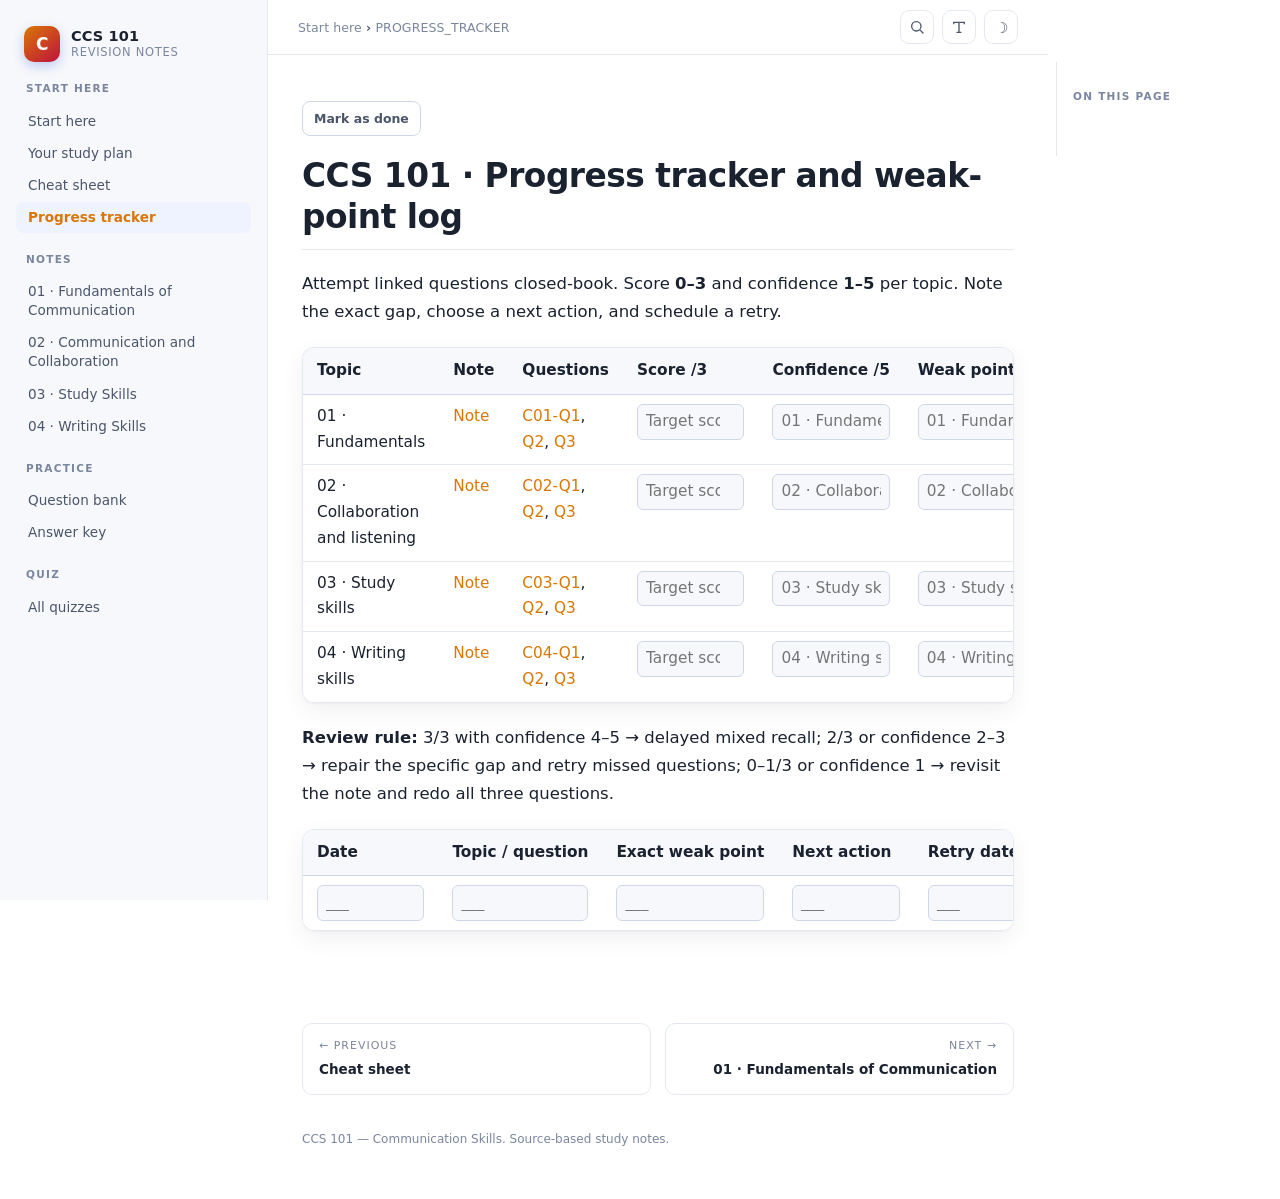
<file: docs/PROGRESS_TRACKER.html>
<!DOCTYPE html>
<html lang="en" data-theme="light">
<head>
<meta charset="utf-8">
<meta name="viewport" content="width=device-width, initial-scale=1">
<title>CCS 101 · Progress tracker and weak-point log · CCS 101 Revision</title>
<meta name="description" content="Study notes for CCS 101 Communication Skills, from academic communication to writing and study skills.">
<link rel="stylesheet" href="assets/notes.css">
<link rel="stylesheet" href="assets/theme.css">
</head>
<body data-page="PROGRESS_TRACKER.html" data-pages="[{&quot;label&quot;:&quot;01 · Fundamentals of Communication&quot;,&quot;href&quot;:&quot;notes/01_fundamentals-of-communication.html&quot;,&quot;key&quot;:&quot;notes/01_fundamentals-of-communication.html&quot;},{&quot;label&quot;:&quot;02 · Communication and Collaboration&quot;,&quot;href&quot;:&quot;notes/02_communication-and-collaboration.html&quot;,&quot;key&quot;:&quot;notes/02_communication-and-collaboration.html&quot;},{&quot;label&quot;:&quot;03 · Study Skills&quot;,&quot;href&quot;:&quot;notes/03_study-skills.html&quot;,&quot;key&quot;:&quot;notes/03_study-skills.html&quot;},{&quot;label&quot;:&quot;04 · Writing Skills&quot;,&quot;href&quot;:&quot;notes/04_writing-skills.html&quot;,&quot;key&quot;:&quot;notes/04_writing-skills.html&quot;}]">
<div class="progress" id="progress"></div>
<div class="layout">
<aside class="sidebar">
  <a class="brand" href="index.html">
    <span class="brand-mark">C</span>
    <span class="brand-text"><strong>CCS 101</strong><span>Revision Notes</span></span>
  </a>
  <details class="nav-details" open>
    <summary>Contents</summary>
    <div class="nav-group"><div class="nav-head">Start here</div><a href="START_HERE.html">Start here</a><a href="YOUR_STUDY_PLAN.html">Your study plan</a><a href="CHEAT_SHEET.html">Cheat sheet</a><a href="PROGRESS_TRACKER.html" class="active">Progress tracker</a></div><div class="nav-group"><div class="nav-head">Notes</div><a href="notes/01_fundamentals-of-communication.html">01 · Fundamentals of Communication</a><a href="notes/02_communication-and-collaboration.html">02 · Communication and Collaboration</a><a href="notes/03_study-skills.html">03 · Study Skills</a><a href="notes/04_writing-skills.html">04 · Writing Skills</a></div><div class="nav-group"><div class="nav-head">Practice</div><a href="practice/QUESTION_BANK.html">Question bank</a><a href="practice/ANSWER_KEY.html">Answer key</a></div><div class="nav-group"><div class="nav-head">Quiz</div><a href="quiz/index.html">All quizzes</a></div>
  </details>
</aside>
<main class="main">
  <div class="topbar">
    <span class="crumb">Start here <b>&rsaquo;</b> PROGRESS_TRACKER</span>
    <div class="topbar-actions">
      <button class="icon-btn" id="searchBtn" title="Search all pages (Ctrl+K)" aria-label="Search all pages">
        <svg viewBox="0 0 24 24" width="16" height="16" fill="none" stroke="currentColor" stroke-width="2" stroke-linecap="round" aria-hidden="true"><circle cx="11" cy="11" r="7"></circle><path d="M21 21l-4.3-4.3"></path></svg>
      </button>
      <button class="icon-btn" id="findBtn" title="Find on this page (Ctrl+Alt+F)" aria-label="Find on this page">
        <svg viewBox="0 0 24 24" width="16" height="16" fill="none" stroke="currentColor" stroke-width="2" stroke-linecap="round" aria-hidden="true"><path d="M4 7V5h16v2M9 20h6M12 5v15"></path></svg>
      </button>
      <button class="theme-btn" id="themeBtn" title="Switch light / dark" aria-label="Switch theme">&#9789;</button>
    </div>
  </div>
  <article class="content">
<div class="page-tools"><button type="button" class="done-btn" id="markDone">Mark as done</button></div>
<h1 id="ccs-101-progress-tracker-and-weak-point-log">CCS 101 · Progress tracker and weak-point log</h1>
<p>Attempt linked questions closed-book. Score <strong>0–3</strong> and confidence <strong>1–5</strong> per topic. Note the exact gap, choose a next action, and schedule a retry.</p>
<div class="table-wrap"><table>
<thead><tr><th style="text-align:left">Topic</th><th style="text-align:left">Note</th><th style="text-align:left">Questions</th><th style="text-align:left">Score /3</th><th style="text-align:left">Confidence /5</th><th style="text-align:left">Weak point / action / review date</th></tr></thead>
<tbody>
<tr><td style="text-align:left">01 · Fundamentals</td><td style="text-align:left"><a href="notes/01_fundamentals-of-communication.html">Note</a></td><td style="text-align:left"><a href="practice/QUESTION_BANK.html#c01-q1">C01-Q1</a>, <a href="practice/QUESTION_BANK.html#c01-q2">Q2</a>, <a href="practice/QUESTION_BANK.html#c01-q3">Q3</a></td><td style="text-align:left"><input class="blank" type="number" id="b1" data-blank="b1" data-kind="number" aria-label="Target score" placeholder="Target score" min="0" max="70" inputmode="numeric"></td><td style="text-align:left"><input class="blank" type="text" id="b2" data-blank="b2" data-kind="text" aria-label="01 · Fundamentals" placeholder="01 · Fundamentals"></td><td style="text-align:left"><input class="blank" type="text" id="b3" data-blank="b3" data-kind="text" aria-label="01 · Fundamentals" placeholder="01 · Fundamentals"></td></tr>
<tr><td style="text-align:left">02 · Collaboration and listening</td><td style="text-align:left"><a href="notes/02_communication-and-collaboration.html">Note</a></td><td style="text-align:left"><a href="practice/QUESTION_BANK.html#c02-q1">C02-Q1</a>, <a href="practice/QUESTION_BANK.html#c02-q2">Q2</a>, <a href="practice/QUESTION_BANK.html#c02-q3">Q3</a></td><td style="text-align:left"><input class="blank" type="number" id="b4" data-blank="b4" data-kind="number" aria-label="Target score" placeholder="Target score" min="0" max="70" inputmode="numeric"></td><td style="text-align:left"><input class="blank" type="text" id="b5" data-blank="b5" data-kind="text" aria-label="02 · Collaboration and listening" placeholder="02 · Collaboration and listening"></td><td style="text-align:left"><input class="blank" type="text" id="b6" data-blank="b6" data-kind="text" aria-label="02 · Collaboration and listening" placeholder="02 · Collaboration and listening"></td></tr>
<tr><td style="text-align:left">03 · Study skills</td><td style="text-align:left"><a href="notes/03_study-skills.html">Note</a></td><td style="text-align:left"><a href="practice/QUESTION_BANK.html#c03-q1">C03-Q1</a>, <a href="practice/QUESTION_BANK.html#c03-q2">Q2</a>, <a href="practice/QUESTION_BANK.html#c03-q3">Q3</a></td><td style="text-align:left"><input class="blank" type="number" id="b7" data-blank="b7" data-kind="number" aria-label="Target score" placeholder="Target score" min="0" max="70" inputmode="numeric"></td><td style="text-align:left"><input class="blank" type="text" id="b8" data-blank="b8" data-kind="text" aria-label="03 · Study skills" placeholder="03 · Study skills"></td><td style="text-align:left"><input class="blank" type="text" id="b9" data-blank="b9" data-kind="text" aria-label="03 · Study skills" placeholder="03 · Study skills"></td></tr>
<tr><td style="text-align:left">04 · Writing skills</td><td style="text-align:left"><a href="notes/04_writing-skills.html">Note</a></td><td style="text-align:left"><a href="practice/QUESTION_BANK.html#c04-q1">C04-Q1</a>, <a href="practice/QUESTION_BANK.html#c04-q2">Q2</a>, <a href="practice/QUESTION_BANK.html#c04-q3">Q3</a></td><td style="text-align:left"><input class="blank" type="number" id="b10" data-blank="b10" data-kind="number" aria-label="Target score" placeholder="Target score" min="0" max="70" inputmode="numeric"></td><td style="text-align:left"><input class="blank" type="text" id="b11" data-blank="b11" data-kind="text" aria-label="04 · Writing skills" placeholder="04 · Writing skills"></td><td style="text-align:left"><input class="blank" type="text" id="b12" data-blank="b12" data-kind="text" aria-label="04 · Writing skills" placeholder="04 · Writing skills"></td></tr>
</tbody></table></div>
<p><strong>Review rule:</strong> 3/3 with confidence 4–5 → delayed mixed recall; 2/3 or confidence 2–3 → repair the specific gap and retry missed questions; 0–1/3 or confidence 1 → revisit the note and redo all three questions.</p>
<div class="table-wrap"><table>
<thead><tr><th style="text-align:left">Date</th><th style="text-align:left">Topic / question</th><th style="text-align:left">Exact weak point</th><th style="text-align:left">Next action</th><th style="text-align:left">Retry date / result</th></tr></thead>
<tbody>
<tr><td style="text-align:left"><input class="blank" type="text" id="b13" data-blank="b13" data-kind="text" aria-label="___" placeholder="___"></td><td style="text-align:left"><input class="blank" type="text" id="b14" data-blank="b14" data-kind="text" aria-label="___" placeholder="___"></td><td style="text-align:left"><input class="blank" type="text" id="b15" data-blank="b15" data-kind="text" aria-label="___" placeholder="___"></td><td style="text-align:left"><input class="blank" type="text" id="b16" data-blank="b16" data-kind="text" aria-label="___" placeholder="___"></td><td style="text-align:left"><input class="blank" type="text" id="b17" data-blank="b17" data-kind="text" aria-label="___" placeholder="___"></td></tr>
</tbody></table></div>

  </article>
<nav class="pager"><a class="prev" href="CHEAT_SHEET.html"><span class="dir">&larr; Previous</span><span class="name">Cheat sheet</span></a><a class="next" href="notes/01_fundamentals-of-communication.html"><span class="dir">Next &rarr;</span><span class="name">01 · Fundamentals of Communication</span></a></nav>
  <footer class="foot">
    CCS 101 — Communication Skills. Source-based study notes.
  </footer>
</main>
<aside class="toc">
  <div class="toc-title">On this page</div>
  
</aside>
</div>
<div class="search-overlay" id="searchOverlay" hidden>
  <div class="search-modal" role="dialog" aria-label="Search">
    <div class="search-bar">
      <svg viewBox="0 0 24 24" width="18" height="18" fill="none" stroke="currentColor" stroke-width="2" stroke-linecap="round" aria-hidden="true"><circle cx="11" cy="11" r="7"></circle><path d="M21 21l-4.3-4.3"></path></svg>
      <input id="searchInput" type="search" placeholder="Search every page, section and quiz&hellip;" autocomplete="off" aria-label="Search all pages">
      <kbd>Esc</kbd>
    </div>
    <div class="search-results" id="searchResults"></div>
    <div class="search-foot"><span>&uarr;&darr; choose</span><span>Enter open</span><span>Esc close</span></div>
  </div>
</div>
<div class="findbar" id="findBar" hidden>
  <div class="find-inner">
    <svg viewBox="0 0 24 24" width="15" height="15" fill="none" stroke="currentColor" stroke-width="2" stroke-linecap="round" aria-hidden="true"><path d="M4 7V5h16v2M9 20h6M12 5v15"></path></svg>
    <input id="findInput" type="search" placeholder="Find on this page&hellip;" autocomplete="off" aria-label="Find on this page">
    <span class="find-count" id="findCount"></span>
    <button class="mini-btn" id="findPrev" title="Previous match" aria-label="Previous match">&uarr;</button>
    <button class="mini-btn" id="findNext" title="Next match" aria-label="Next match">&darr;</button>
    <button class="mini-btn" id="findClose" title="Close (Esc)" aria-label="Close find">&times;</button>
  </div>
</div>
<script src="assets/search-index.js"></script>
<script>
(function () {
  var root = document.documentElement;
  try {
    var saved = localStorage.getItem('ccs101-theme');
    if (saved) root.setAttribute('data-theme', saved);
  } catch (e) {}

  var btn = document.getElementById('themeBtn');
  if (btn) btn.addEventListener('click', function () {
    var next = root.getAttribute('data-theme') === 'dark' ? 'light' : 'dark';
    root.setAttribute('data-theme', next);
    btn.textContent = next === 'dark' ? '\u2600' : '\u263D';
    try { localStorage.setItem('ccs101-theme', next); } catch (e) {}
  });

  var bar = document.getElementById('progress');
  if (bar) window.addEventListener('scroll', function () {
    var h = document.documentElement;
    var max = h.scrollHeight - h.clientHeight;
    bar.style.width = (max > 0 ? (h.scrollTop / max) * 100 : 0) + '%';
  }, { passive: true });

  // highlight the current section in the right-hand table of contents
  var links = [].slice.call(document.querySelectorAll('.toc a'));
  if (links.length) {
    var heads = links.map(function (a) { return document.getElementById(a.getAttribute('href').slice(1)); });
    window.addEventListener('scroll', function () {
      var best = -1;
      for (var i = 0; i < heads.length; i++) {
        if (heads[i] && heads[i].getBoundingClientRect().top < 120) best = i;
      }
      links.forEach(function (a, i) { a.classList.toggle('active', i === best); });
    }, { passive: true });
  }

  // on phones, start with the contents menu collapsed
  var det = document.querySelector('.nav-details');
  if (det && window.innerWidth < 1000) det.removeAttribute('open');

  // ---- interactive checklist -------------------------------------------
  var pageId  = document.body.getAttribute('data-page') || location.pathname;
  var checks  = [].slice.call(document.querySelectorAll('.task-check'));
  var countEl = document.getElementById('checkCount');
  var resetBtn = document.getElementById('resetChecks');

  function checkKey(el) { return 'ccs101:task:' + pageId + ':' + el.getAttribute('data-task'); }
  function updateCount() {
    if (!countEl) return;
    var done = checks.filter(function (c) { return c.checked; }).length;
    countEl.textContent = done + ' / ' + checks.length + ' done';
    countEl.classList.toggle('all', checks.length > 0 && done === checks.length);
  }
  checks.forEach(function (c) {
    try { if (localStorage.getItem(checkKey(c)) === '1') c.checked = true; } catch (e) {}
    c.addEventListener('change', function () {
      try { localStorage.setItem(checkKey(c), c.checked ? '1' : '0'); } catch (e) {}
      updateCount();
    });
  });
  updateCount();
  if (resetBtn) resetBtn.addEventListener('click', function () {
    checks.forEach(function (c) {
      c.checked = false;
      try { localStorage.removeItem(checkKey(c)); } catch (e) {}
    });
    updateCount();
  });

  // ---- fill-in blanks ---------------------------------------------------
  var blanks = [].slice.call(document.querySelectorAll('input.blank'));
  blanks.forEach(function (b) {
    var k = 'ccs101:blank:' + pageId + ':' + b.getAttribute('data-blank');
    try {
      var v = localStorage.getItem(k);
      if (v !== null) b.value = v;
    } catch (e) {}
    b.addEventListener('input', function () {
      try { localStorage.setItem(k, b.value); } catch (e) {}
      if (b.getAttribute('data-kind') === 'date') updateDays();
    });
  });

  function updateDays() {
    var date = document.querySelector('input.blank[data-kind="date"]');
    var days = document.querySelector('input.blank[data-kind="days"]');
    if (!date || !days) return;
    if (!date.value) { days.value = ''; return; }
    var d = new Date(date.value + 'T00:00:00');
    if (isNaN(d.getTime())) { days.value = ''; return; }
    var today = new Date();
    today.setHours(0, 0, 0, 0);
    days.value = String(Math.round((d - today) / 86400000));
  }
  updateDays();

  // ---- mark as done + progress panel -----------------------------------
  var doneBtn = document.getElementById('markDone');
  var doneKey = 'ccs101:done:' + pageId;
  function isDone() { try { return localStorage.getItem(doneKey) === '1'; } catch (e) { return false; } }
  function paintDone() {
    if (!doneBtn) return;
    doneBtn.textContent = isDone() ? '\u2713 Done' : 'Mark as done';
    doneBtn.classList.toggle('is-done', isDone());
  }
  if (doneBtn) doneBtn.addEventListener('click', function () {
    try { localStorage.setItem(doneKey, isDone() ? '0' : '1'); } catch (e) {}
    paintDone();
    renderPanel();
  });
  paintDone();

  var panel = document.getElementById('donePanel');
  var pages = [];
  try { pages = JSON.parse(document.body.getAttribute('data-pages') || '[]'); } catch (e) {}
  function renderPanel() {
    if (!panel || !pages.length) return;
    panel.innerHTML = '';
    var n = 0;
    pages.forEach(function (p) {
      try { if (localStorage.getItem('ccs101:done:' + p.key) === '1') n++; } catch (e) {}
    });
    var head = document.createElement('p');
    head.className = 'done-summary';
    head.textContent = n + ' / ' + pages.length + ' pages marked done';
    panel.appendChild(head);

    var list = document.createElement('ul');
    list.className = 'done-list';
    pages.forEach(function (p) {
      var li = document.createElement('li');
      var a = document.createElement('a');
      a.href = p.href;
      a.textContent = p.label;
      var s = document.createElement('span');
      var d = false;
      try { d = localStorage.getItem('ccs101:done:' + p.key) === '1'; } catch (e) {}
      s.className = 'done-flag' + (d ? ' yes' : '');
      s.textContent = d ? '\u2713 done' : 'not done';
      li.appendChild(a);
      li.appendChild(s);
      list.appendChild(li);
    });
    panel.appendChild(list);
  }
  renderPanel();

  // ---- multiple-choice quizzes -----------------------------------------
  var quiz = document.querySelector('.quiz');
  if (quiz) {
    var quizId = quiz.getAttribute('data-quiz');
    var total  = parseInt(quiz.getAttribute('data-total'), 10) || 0;
    var correct = 0;
    var answered = 0;
    var bestKey = 'ccs101:quiz:' + quizId;
    var nowEl = quiz.querySelector('.quiz-now');
    var bestEl = quiz.querySelector('.quiz-best');

    function readBest() {
      try { return parseInt(localStorage.getItem(bestKey) || '0', 10) || 0; } catch (e) { return 0; }
    }
    function paintBest() {
      if (bestEl) bestEl.textContent = 'Best: ' + readBest() + ' / ' + total;
    }
    paintBest();

    [].slice.call(quiz.querySelectorAll('.quiz-q')).forEach(function (q) {
      var answer = parseInt(q.getAttribute('data-answer'), 10);
      var feedback = q.querySelector('.quiz-feedback');
      var why = q.querySelector('.quiz-why');
      var opts = [].slice.call(q.querySelectorAll('.quiz-opt'));
      opts.forEach(function (btn) {
        btn.addEventListener('click', function () {
          if (q.classList.contains('answered')) return;
          q.classList.add('answered');
          var pick = parseInt(btn.getAttribute('data-i'), 10);
          opts.forEach(function (b) {
            b.disabled = true;
            if (parseInt(b.getAttribute('data-i'), 10) === answer) b.classList.add('correct');
          });
          if (pick === answer) {
            correct++;
            feedback.className = 'quiz-feedback good';
          } else {
            btn.classList.add('wrong');
            feedback.className = 'quiz-feedback bad';
          }
          feedback.textContent = (pick === answer ? 'Correct. ' : 'Not quite. ') + (why ? why.textContent : '');
          feedback.hidden = false;
          answered++;
          if (nowEl) nowEl.textContent = correct + ' / ' + total;
          if (answered === total) {
            var best = readBest();
            if (correct > best) {
              try { localStorage.setItem(bestKey, String(correct)); } catch (e) {}
              paintBest();
            }
          }
        });
      });
    });

    var retry = quiz.querySelector('.quiz-retry');
    if (retry) retry.addEventListener('click', function () {
      correct = 0;
      answered = 0;
      if (nowEl) nowEl.textContent = '0 / ' + total;
      [].slice.call(quiz.querySelectorAll('.quiz-q')).forEach(function (q) {
        q.classList.remove('answered');
        var f = q.querySelector('.quiz-feedback');
        f.hidden = true;
        f.textContent = '';
        f.className = 'quiz-feedback';
        [].slice.call(q.querySelectorAll('.quiz-opt')).forEach(function (b) {
          b.disabled = false;
          b.classList.remove('correct', 'wrong');
        });
      });
    });
  }

  // print shows the answers so the PDF is a complete revision sheet
  window.addEventListener('beforeprint', function () {
    [].slice.call(document.querySelectorAll('details.reveal')).forEach(function (d) {
      d.setAttribute('data-was-open', d.open ? '1' : '0');
      d.open = true;
    });
  });
  window.addEventListener('afterprint', function () {
    [].slice.call(document.querySelectorAll('details.reveal')).forEach(function (d) {
      if (d.getAttribute('data-was-open') === '0') d.open = false;
    });
  });
})();
</script>
<script>
(function () {
  var SITE_ROOT = '';

  // ---- flip cards ----------------------------------------------------------
  [].slice.call(document.querySelectorAll('.flipcard')).forEach(function (card) {
    card.addEventListener('click', function () { card.classList.toggle('flipped'); });
  });

  // ---- inline multiple choice ----------------------------------------------
  [].slice.call(document.querySelectorAll('.mcq')).forEach(function (box) {
    var fb = box.querySelector('.mcq-feedback');
    [].slice.call(box.querySelectorAll('.mcq-opt')).forEach(function (btn) {
      btn.addEventListener('click', function () {
        if (box.classList.contains('answered')) return;
        box.classList.add('answered');
        var correct = btn.getAttribute('data-correct') === 'true';
        [].slice.call(box.querySelectorAll('.mcq-opt')).forEach(function (b) {
          b.disabled = true;
          if (b.getAttribute('data-correct') === 'true') b.classList.add('correct');
        });
        if (!correct) btn.classList.add('wrong');
        var why = btn.getAttribute('data-why') || '';
        fb.textContent = (correct ? 'Correct. ' : 'Not quite. ') + why;
        fb.className = 'mcq-feedback ' + (correct ? 'good' : 'bad');
        fb.hidden = false;
      });
    });
  });

  // ---- true / false ----------------------------------------------------------
  [].slice.call(document.querySelectorAll('.tf')).forEach(function (box) {
    var fb = box.querySelector('.tf-feedback');
    var answer = box.getAttribute('data-answer') === 'false' ? 'false' : 'true';
    [].slice.call(box.querySelectorAll('.tf-btn')).forEach(function (btn) {
      btn.addEventListener('click', function () {
        if (box.classList.contains('answered')) return;
        box.classList.add('answered');
        var correct = btn.getAttribute('data-pick') === answer;
        [].slice.call(box.querySelectorAll('.tf-btn')).forEach(function (b) {
          b.disabled = true;
          if (b.getAttribute('data-pick') === answer) b.classList.add('correct');
        });
        if (!correct) btn.classList.add('wrong');
        fb.textContent = (correct ? 'Correct. ' : 'Not quite. ') + (box.getAttribute('data-why') || '');
        fb.className = 'tf-feedback ' + (correct ? 'good' : 'bad');
        fb.hidden = false;
      });
    });
  });

  // ---- step-by-step solutions -------------------------------------------------
  [].slice.call(document.querySelectorAll('.steps')).forEach(function (box) {
    [].slice.call(box.querySelectorAll('.step-head')).forEach(function (h) {
      h.addEventListener('click', function () { h.parentNode.classList.toggle('open'); });
    });
    var all = box.querySelector('.steps-all');
    if (all) all.addEventListener('click', function () {
      [].slice.call(box.querySelectorAll('.step')).forEach(function (s) { s.classList.add('open'); });
      all.disabled = true;
      all.textContent = 'All steps revealed';
    });
  });

  // ---- full-text search overlay ------------------------------------------------
  var INDEX = window.SEARCH_INDEX || [];
  var overlay = document.getElementById('searchOverlay');
  var sInput = document.getElementById('searchInput');
  var sResults = document.getElementById('searchResults');
  var sSel = -1;

  function escHtml(s) {
    return String(s).replace(/[&<>"]/g, function (c) {
      return { '&': '&amp;', '<': '&lt;', '>': '&gt;', '"': '&quot;' }[c];
    });
  }

  function runSearch(query) {
    var terms = query.toLowerCase().split(/\s+/).filter(function (t) { return t; });
    if (!terms.length) return [];
    var ql = query.toLowerCase();
    var hits = [];
    for (var n = 0; n < INDEX.length; n++) {
      var e = INDEX[n];
      var t = (e.t || '').toLowerCase();
      var h = (e.h || '').toLowerCase();
      var x = (e.x || '').toLowerCase();
      var score = 0, ok = true, firstPos = -1;
      for (var i = 0; i < terms.length; i++) {
        var term = terms[i];
        var pt = t.indexOf(term), ph = h.indexOf(term), px = x.indexOf(term);
        if (pt < 0 && ph < 0 && px < 0) { ok = false; break; }
        if (pt >= 0) score += 8;
        if (ph >= 0) score += 5;
        if (px >= 0) { score += 1; if (firstPos < 0) firstPos = px; }
      }
      if (!ok) continue;
      if (ql.length > 3 && x.indexOf(ql) >= 0) score += 6;
      if (h.indexOf(ql) >= 0) score += 4;
      hits.push({ e: e, score: score, pos: firstPos });
    }
    hits.sort(function (a, b) { return b.score - a.score; });
    return hits.slice(0, 24);
  }

  function snippetHtml(e, pos, query) {
    var x = e.x || '';
    if (pos < 0) pos = 0;
    var start = Math.max(0, pos - 60);
    var end = Math.min(x.length, pos + 150);
    var raw = (start > 0 ? '\u2026' : '') + x.substring(start, end) + (end < x.length ? '\u2026' : '');
    var html = escHtml(raw);
    var terms = query.toLowerCase().split(/\s+/).filter(function (t) { return t; })
      .sort(function (a, b) { return b.length - a.length; });
    for (var i = 0; i < terms.length; i++) {
      var t = terms[i].replace(/[.*+?^${}()|[\]\\]/g, '\\$&');
      html = html.replace(new RegExp('(' + t + ')', 'gi'), '<mark>$1</mark>');
    }
    return html;
  }

  function addHit(hit, query) {
    var e = hit.e;
    var a = document.createElement('a');
    a.className = 'sr-item';
    a.href = SITE_ROOT + e.u + (e.i ? '#' + e.i : '');
    var meta = e.g + (e.h ? ' \u00b7 ' + e.h : '');
    a.innerHTML =
      '<span class="sr-meta">' + escHtml(meta) + '</span>' +
      '<span class="sr-title">' + escHtml(e.t) + '</span>' +
      (query ? '<span class="sr-snippet">' + snippetHtml(e, hit.pos, query) + '</span>' : '');
    a.addEventListener('click', function () { closeSearch(); });
    sResults.appendChild(a);
  }

  function paintSearch(query) {
    sResults.innerHTML = '';
    if (!query.trim()) {
      var pages = [];
      for (var n = 0; n < INDEX.length; n++) {
        if (!INDEX[n].h) pages.push({ e: INDEX[n], pos: -1 });
      }
      pages.slice(0, 14).forEach(function (hit) { addHit(hit, ''); });
      return;
    }
    var hits = runSearch(query);
    if (!hits.length) {
      sResults.innerHTML = '<div class="sr-empty">Nothing matches &ldquo;' + escHtml(query) + '&rdquo;. Try a shorter word.</div>';
      return;
    }
    hits.forEach(function (hit) { addHit(hit, query); });
  }

  function paintSel() {
    var items = [].slice.call(sResults.querySelectorAll('.sr-item'));
    items.forEach(function (el, i) { el.classList.toggle('active', i === sSel); });
    if (sSel >= 0 && items[sSel]) items[sSel].scrollIntoView({ block: 'nearest' });
  }

  function openSearch() {
    if (!overlay) return;
    overlay.hidden = false;
    sInput.value = '';
    paintSearch('');
    sInput.focus();
  }
  function closeSearch() { if (overlay) overlay.hidden = true; }

  if (overlay && sInput && sResults) {
    document.getElementById('searchBtn').addEventListener('click', openSearch);
    overlay.addEventListener('mousedown', function (ev) {
      if (ev.target === overlay) closeSearch();
    });
    sInput.addEventListener('input', function () { paintSearch(sInput.value); });
    sInput.addEventListener('keydown', function (ev) {
      var items = [].slice.call(sResults.querySelectorAll('.sr-item'));
      if (ev.key === 'ArrowDown') { ev.preventDefault(); if (sSel < items.length - 1) sSel++; paintSel(); }
      else if (ev.key === 'ArrowUp') { ev.preventDefault(); if (sSel > 0) sSel--; paintSel(); }
      else if (ev.key === 'Enter') {
        ev.preventDefault();
        var target = items[sSel >= 0 ? sSel : 0];
        if (target) location.href = target.href;
      }
    });
  }

  // ---- find on this page --------------------------------------------------------
  var findBar = document.getElementById('findBar');
  var fInput = document.getElementById('findInput');
  var fCount = document.getElementById('findCount');
  var fMarks = [];
  var fCur = -1;
  var fTimer = null;

  function collectTextNodes(el, out) {
    var walker = document.createTreeWalker(el, NodeFilter.SHOW_TEXT, {
      acceptNode: function (n) {
        if (!n.nodeValue || !n.nodeValue.trim()) return NodeFilter.FILTER_REJECT;
        var p = n.parentNode;
        if (p && p.closest && p.closest('script,style,mark.find-m')) return NodeFilter.FILTER_REJECT;
        return NodeFilter.FILTER_ACCEPT;
      }
    });
    while (walker.nextNode()) out.push(walker.currentNode);
    return out;
  }

  function clearFind() {
    [].slice.call(document.querySelectorAll('mark.find-m')).forEach(function (m) {
      var parent = m.parentNode;
      if (!parent) return;
      parent.replaceChild(document.createTextNode(m.textContent), m);
      parent.normalize();
    });
    fMarks = [];
    fCur = -1;
  }

  function paintFindCount() {
    if (!fCount) return;
    if (fMarks.length) {
      fCount.textContent = (fCur + 1) + ' / ' + fMarks.length;
    } else {
      fCount.textContent = (fInput.value.trim().length >= 2 ? 'no match' : '');
    }
  }

  function showFind(i) {
    [].slice.call(document.querySelectorAll('mark.find-m.current')).forEach(function (m) {
      m.classList.remove('current');
    });
    if (i >= 0 && i < fMarks.length) {
      fCur = i;
      var m = fMarks[i];
      m.classList.add('current');
      m.scrollIntoView({ block: 'center' });
    }
    paintFindCount();
  }

  function doFind(q) {
    clearFind();
    if (q.trim().length < 2) { paintFindCount(); return; }
    var content = document.querySelector('.content') || document.body;
    var nodes = collectTextNodes(content, []);
    var ql = q.toLowerCase();
    nodes.forEach(function (node) {
      var text = node.nodeValue;
      var lower = text.toLowerCase();
      var idx = lower.indexOf(ql);
      if (idx < 0) return;
      var frag = document.createDocumentFragment();
      var pos = 0;
      while (idx >= 0) {
        frag.appendChild(document.createTextNode(text.substring(pos, idx)));
        var mk = document.createElement('mark');
        mk.className = 'find-m';
        mk.textContent = text.substring(idx, idx + ql.length);
        frag.appendChild(mk);
        fMarks.push(mk);
        pos = idx + ql.length;
        idx = lower.indexOf(ql, pos);
      }
      frag.appendChild(document.createTextNode(text.substring(pos)));
      node.parentNode.replaceChild(frag, node);
    });
    if (fMarks.length) showFind(0); else paintFindCount();
  }

  function openFind() {
    if (!findBar) return;
    findBar.hidden = false;
    fInput.focus();
    fInput.select();
  }
  function closeFind() {
    if (!findBar) return;
    findBar.hidden = true;
    clearFind();
    paintFindCount();
  }

  if (findBar && fInput) {
    document.getElementById('findBtn').addEventListener('click', openFind);
    document.getElementById('findClose').addEventListener('click', closeFind);
    document.getElementById('findPrev').addEventListener('click', function () {
      if (fMarks.length) showFind((fCur - 1 + fMarks.length) % fMarks.length);
    });
    document.getElementById('findNext').addEventListener('click', function () {
      if (fMarks.length) showFind((fCur + 1) % fMarks.length);
    });
    fInput.addEventListener('input', function () {
      if (fTimer) clearTimeout(fTimer);
      fTimer = setTimeout(function () { doFind(fInput.value); }, 150);
    });
    fInput.addEventListener('keydown', function (ev) {
      if (ev.key === 'Enter') {
        ev.preventDefault();
        if (fMarks.length) showFind((fCur + 1) % fMarks.length);
      } else if (ev.key === 'Escape') {
        closeFind();
      }
    });
  }

  // ---- global keyboard shortcuts --------------------------------------------------
  document.addEventListener('keydown', function (ev) {
    var inField = /^(input|textarea|select)$/i.test((ev.target && ev.target.tagName) || '');
    if ((ev.ctrlKey || ev.metaKey) && (ev.key === 'k' || ev.key === 'K')) {
      ev.preventDefault();
      if (overlay && overlay.hidden) openSearch(); else closeSearch();
    } else if (ev.ctrlKey && ev.altKey && (ev.key === 'f' || ev.key === 'F')) {
      ev.preventDefault();
      if (findBar && findBar.hidden) openFind(); else closeFind();
    } else if (ev.key === 'Escape') {
      if (overlay && !overlay.hidden) closeSearch();
      else if (findBar && !findBar.hidden) closeFind();
    } else if (ev.key === '/' && !inField && overlay && overlay.hidden) {
      ev.preventDefault();
      openSearch();
    }
  });
})();
</script>
</body>
</html>
</file>
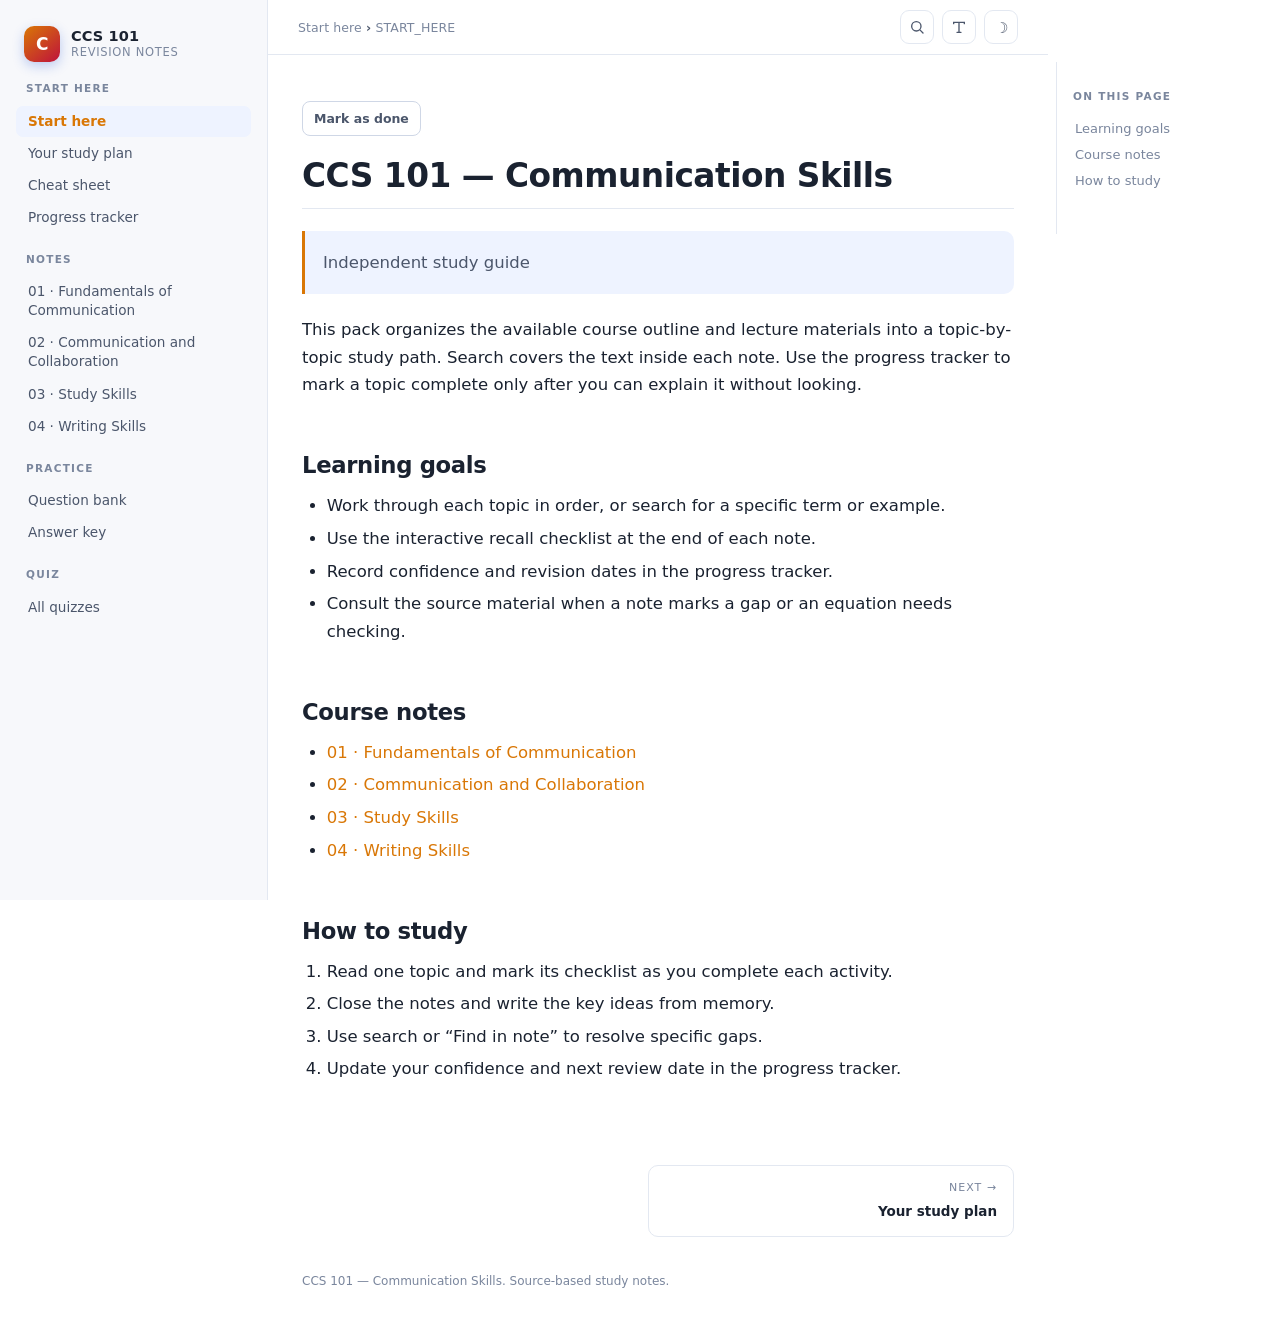
<file: docs/START_HERE.html>
<!DOCTYPE html>
<html lang="en" data-theme="light">
<head>
<meta charset="utf-8">
<meta name="viewport" content="width=device-width, initial-scale=1">
<title>CCS 101 — Communication Skills · CCS 101 Revision</title>
<meta name="description" content="Study notes for CCS 101 Communication Skills, from academic communication to writing and study skills.">
<link rel="stylesheet" href="assets/notes.css">
<link rel="stylesheet" href="assets/theme.css">
</head>
<body data-page="START_HERE.html" data-pages="[{&quot;label&quot;:&quot;01 · Fundamentals of Communication&quot;,&quot;href&quot;:&quot;notes/01_fundamentals-of-communication.html&quot;,&quot;key&quot;:&quot;notes/01_fundamentals-of-communication.html&quot;},{&quot;label&quot;:&quot;02 · Communication and Collaboration&quot;,&quot;href&quot;:&quot;notes/02_communication-and-collaboration.html&quot;,&quot;key&quot;:&quot;notes/02_communication-and-collaboration.html&quot;},{&quot;label&quot;:&quot;03 · Study Skills&quot;,&quot;href&quot;:&quot;notes/03_study-skills.html&quot;,&quot;key&quot;:&quot;notes/03_study-skills.html&quot;},{&quot;label&quot;:&quot;04 · Writing Skills&quot;,&quot;href&quot;:&quot;notes/04_writing-skills.html&quot;,&quot;key&quot;:&quot;notes/04_writing-skills.html&quot;}]">
<div class="progress" id="progress"></div>
<div class="layout">
<aside class="sidebar">
  <a class="brand" href="index.html">
    <span class="brand-mark">C</span>
    <span class="brand-text"><strong>CCS 101</strong><span>Revision Notes</span></span>
  </a>
  <details class="nav-details" open>
    <summary>Contents</summary>
    <div class="nav-group"><div class="nav-head">Start here</div><a href="START_HERE.html" class="active">Start here</a><a href="YOUR_STUDY_PLAN.html">Your study plan</a><a href="CHEAT_SHEET.html">Cheat sheet</a><a href="PROGRESS_TRACKER.html">Progress tracker</a></div><div class="nav-group"><div class="nav-head">Notes</div><a href="notes/01_fundamentals-of-communication.html">01 · Fundamentals of Communication</a><a href="notes/02_communication-and-collaboration.html">02 · Communication and Collaboration</a><a href="notes/03_study-skills.html">03 · Study Skills</a><a href="notes/04_writing-skills.html">04 · Writing Skills</a></div><div class="nav-group"><div class="nav-head">Practice</div><a href="practice/QUESTION_BANK.html">Question bank</a><a href="practice/ANSWER_KEY.html">Answer key</a></div><div class="nav-group"><div class="nav-head">Quiz</div><a href="quiz/index.html">All quizzes</a></div>
  </details>
</aside>
<main class="main">
  <div class="topbar">
    <span class="crumb">Start here <b>&rsaquo;</b> START_HERE</span>
    <div class="topbar-actions">
      <button class="icon-btn" id="searchBtn" title="Search all pages (Ctrl+K)" aria-label="Search all pages">
        <svg viewBox="0 0 24 24" width="16" height="16" fill="none" stroke="currentColor" stroke-width="2" stroke-linecap="round" aria-hidden="true"><circle cx="11" cy="11" r="7"></circle><path d="M21 21l-4.3-4.3"></path></svg>
      </button>
      <button class="icon-btn" id="findBtn" title="Find on this page (Ctrl+Alt+F)" aria-label="Find on this page">
        <svg viewBox="0 0 24 24" width="16" height="16" fill="none" stroke="currentColor" stroke-width="2" stroke-linecap="round" aria-hidden="true"><path d="M4 7V5h16v2M9 20h6M12 5v15"></path></svg>
      </button>
      <button class="theme-btn" id="themeBtn" title="Switch light / dark" aria-label="Switch theme">&#9789;</button>
    </div>
  </div>
  <article class="content">
<div class="page-tools"><button type="button" class="done-btn" id="markDone">Mark as done</button></div>
<h1 id="ccs-101-communication-skills">CCS 101 — Communication Skills</h1>
<blockquote><p>Independent study guide</p></blockquote>
<p>This pack organizes the available course outline and lecture materials into a topic-by-topic study path. Search covers the text inside each note. Use the progress tracker to mark a topic complete only after you can explain it without looking.</p>
<h2 id="learning-goals">Learning goals</h2>
<ul>
<li>Work through each topic in order, or search for a specific term or example.</li>
<li>Use the interactive recall checklist at the end of each note.</li>
<li>Record confidence and revision dates in the progress tracker.</li>
<li>Consult the source material when a note marks a gap or an equation needs checking.</li>
</ul>
<h2 id="course-notes">Course notes</h2>
<ul>
<li><a href="notes/01_fundamentals-of-communication.html">01 · Fundamentals of Communication</a></li>
<li><a href="notes/02_communication-and-collaboration.html">02 · Communication and Collaboration</a></li>
<li><a href="notes/03_study-skills.html">03 · Study Skills</a></li>
<li><a href="notes/04_writing-skills.html">04 · Writing Skills</a></li>
</ul>
<h2 id="how-to-study">How to study</h2>
<ol>
<li>Read one topic and mark its checklist as you complete each activity.</li>
<li>Close the notes and write the key ideas from memory.</li>
<li>Use search or “Find in note” to resolve specific gaps.</li>
<li>Update your confidence and next review date in the progress tracker.</li>
</ol>

  </article>
<nav class="pager"><span class="spacer"></span><a class="next" href="YOUR_STUDY_PLAN.html"><span class="dir">Next &rarr;</span><span class="name">Your study plan</span></a></nav>
  <footer class="foot">
    CCS 101 — Communication Skills. Source-based study notes.
  </footer>
</main>
<aside class="toc">
  <div class="toc-title">On this page</div>
  <a href="#learning-goals">Learning goals</a><a href="#course-notes">Course notes</a><a href="#how-to-study">How to study</a>
</aside>
</div>
<div class="search-overlay" id="searchOverlay" hidden>
  <div class="search-modal" role="dialog" aria-label="Search">
    <div class="search-bar">
      <svg viewBox="0 0 24 24" width="18" height="18" fill="none" stroke="currentColor" stroke-width="2" stroke-linecap="round" aria-hidden="true"><circle cx="11" cy="11" r="7"></circle><path d="M21 21l-4.3-4.3"></path></svg>
      <input id="searchInput" type="search" placeholder="Search every page, section and quiz&hellip;" autocomplete="off" aria-label="Search all pages">
      <kbd>Esc</kbd>
    </div>
    <div class="search-results" id="searchResults"></div>
    <div class="search-foot"><span>&uarr;&darr; choose</span><span>Enter open</span><span>Esc close</span></div>
  </div>
</div>
<div class="findbar" id="findBar" hidden>
  <div class="find-inner">
    <svg viewBox="0 0 24 24" width="15" height="15" fill="none" stroke="currentColor" stroke-width="2" stroke-linecap="round" aria-hidden="true"><path d="M4 7V5h16v2M9 20h6M12 5v15"></path></svg>
    <input id="findInput" type="search" placeholder="Find on this page&hellip;" autocomplete="off" aria-label="Find on this page">
    <span class="find-count" id="findCount"></span>
    <button class="mini-btn" id="findPrev" title="Previous match" aria-label="Previous match">&uarr;</button>
    <button class="mini-btn" id="findNext" title="Next match" aria-label="Next match">&darr;</button>
    <button class="mini-btn" id="findClose" title="Close (Esc)" aria-label="Close find">&times;</button>
  </div>
</div>
<script src="assets/search-index.js"></script>
<script>
(function () {
  var root = document.documentElement;
  try {
    var saved = localStorage.getItem('ccs101-theme');
    if (saved) root.setAttribute('data-theme', saved);
  } catch (e) {}

  var btn = document.getElementById('themeBtn');
  if (btn) btn.addEventListener('click', function () {
    var next = root.getAttribute('data-theme') === 'dark' ? 'light' : 'dark';
    root.setAttribute('data-theme', next);
    btn.textContent = next === 'dark' ? '\u2600' : '\u263D';
    try { localStorage.setItem('ccs101-theme', next); } catch (e) {}
  });

  var bar = document.getElementById('progress');
  if (bar) window.addEventListener('scroll', function () {
    var h = document.documentElement;
    var max = h.scrollHeight - h.clientHeight;
    bar.style.width = (max > 0 ? (h.scrollTop / max) * 100 : 0) + '%';
  }, { passive: true });

  // highlight the current section in the right-hand table of contents
  var links = [].slice.call(document.querySelectorAll('.toc a'));
  if (links.length) {
    var heads = links.map(function (a) { return document.getElementById(a.getAttribute('href').slice(1)); });
    window.addEventListener('scroll', function () {
      var best = -1;
      for (var i = 0; i < heads.length; i++) {
        if (heads[i] && heads[i].getBoundingClientRect().top < 120) best = i;
      }
      links.forEach(function (a, i) { a.classList.toggle('active', i === best); });
    }, { passive: true });
  }

  // on phones, start with the contents menu collapsed
  var det = document.querySelector('.nav-details');
  if (det && window.innerWidth < 1000) det.removeAttribute('open');

  // ---- interactive checklist -------------------------------------------
  var pageId  = document.body.getAttribute('data-page') || location.pathname;
  var checks  = [].slice.call(document.querySelectorAll('.task-check'));
  var countEl = document.getElementById('checkCount');
  var resetBtn = document.getElementById('resetChecks');

  function checkKey(el) { return 'ccs101:task:' + pageId + ':' + el.getAttribute('data-task'); }
  function updateCount() {
    if (!countEl) return;
    var done = checks.filter(function (c) { return c.checked; }).length;
    countEl.textContent = done + ' / ' + checks.length + ' done';
    countEl.classList.toggle('all', checks.length > 0 && done === checks.length);
  }
  checks.forEach(function (c) {
    try { if (localStorage.getItem(checkKey(c)) === '1') c.checked = true; } catch (e) {}
    c.addEventListener('change', function () {
      try { localStorage.setItem(checkKey(c), c.checked ? '1' : '0'); } catch (e) {}
      updateCount();
    });
  });
  updateCount();
  if (resetBtn) resetBtn.addEventListener('click', function () {
    checks.forEach(function (c) {
      c.checked = false;
      try { localStorage.removeItem(checkKey(c)); } catch (e) {}
    });
    updateCount();
  });

  // ---- fill-in blanks ---------------------------------------------------
  var blanks = [].slice.call(document.querySelectorAll('input.blank'));
  blanks.forEach(function (b) {
    var k = 'ccs101:blank:' + pageId + ':' + b.getAttribute('data-blank');
    try {
      var v = localStorage.getItem(k);
      if (v !== null) b.value = v;
    } catch (e) {}
    b.addEventListener('input', function () {
      try { localStorage.setItem(k, b.value); } catch (e) {}
      if (b.getAttribute('data-kind') === 'date') updateDays();
    });
  });

  function updateDays() {
    var date = document.querySelector('input.blank[data-kind="date"]');
    var days = document.querySelector('input.blank[data-kind="days"]');
    if (!date || !days) return;
    if (!date.value) { days.value = ''; return; }
    var d = new Date(date.value + 'T00:00:00');
    if (isNaN(d.getTime())) { days.value = ''; return; }
    var today = new Date();
    today.setHours(0, 0, 0, 0);
    days.value = String(Math.round((d - today) / 86400000));
  }
  updateDays();

  // ---- mark as done + progress panel -----------------------------------
  var doneBtn = document.getElementById('markDone');
  var doneKey = 'ccs101:done:' + pageId;
  function isDone() { try { return localStorage.getItem(doneKey) === '1'; } catch (e) { return false; } }
  function paintDone() {
    if (!doneBtn) return;
    doneBtn.textContent = isDone() ? '\u2713 Done' : 'Mark as done';
    doneBtn.classList.toggle('is-done', isDone());
  }
  if (doneBtn) doneBtn.addEventListener('click', function () {
    try { localStorage.setItem(doneKey, isDone() ? '0' : '1'); } catch (e) {}
    paintDone();
    renderPanel();
  });
  paintDone();

  var panel = document.getElementById('donePanel');
  var pages = [];
  try { pages = JSON.parse(document.body.getAttribute('data-pages') || '[]'); } catch (e) {}
  function renderPanel() {
    if (!panel || !pages.length) return;
    panel.innerHTML = '';
    var n = 0;
    pages.forEach(function (p) {
      try { if (localStorage.getItem('ccs101:done:' + p.key) === '1') n++; } catch (e) {}
    });
    var head = document.createElement('p');
    head.className = 'done-summary';
    head.textContent = n + ' / ' + pages.length + ' pages marked done';
    panel.appendChild(head);

    var list = document.createElement('ul');
    list.className = 'done-list';
    pages.forEach(function (p) {
      var li = document.createElement('li');
      var a = document.createElement('a');
      a.href = p.href;
      a.textContent = p.label;
      var s = document.createElement('span');
      var d = false;
      try { d = localStorage.getItem('ccs101:done:' + p.key) === '1'; } catch (e) {}
      s.className = 'done-flag' + (d ? ' yes' : '');
      s.textContent = d ? '\u2713 done' : 'not done';
      li.appendChild(a);
      li.appendChild(s);
      list.appendChild(li);
    });
    panel.appendChild(list);
  }
  renderPanel();

  // ---- multiple-choice quizzes -----------------------------------------
  var quiz = document.querySelector('.quiz');
  if (quiz) {
    var quizId = quiz.getAttribute('data-quiz');
    var total  = parseInt(quiz.getAttribute('data-total'), 10) || 0;
    var correct = 0;
    var answered = 0;
    var bestKey = 'ccs101:quiz:' + quizId;
    var nowEl = quiz.querySelector('.quiz-now');
    var bestEl = quiz.querySelector('.quiz-best');

    function readBest() {
      try { return parseInt(localStorage.getItem(bestKey) || '0', 10) || 0; } catch (e) { return 0; }
    }
    function paintBest() {
      if (bestEl) bestEl.textContent = 'Best: ' + readBest() + ' / ' + total;
    }
    paintBest();

    [].slice.call(quiz.querySelectorAll('.quiz-q')).forEach(function (q) {
      var answer = parseInt(q.getAttribute('data-answer'), 10);
      var feedback = q.querySelector('.quiz-feedback');
      var why = q.querySelector('.quiz-why');
      var opts = [].slice.call(q.querySelectorAll('.quiz-opt'));
      opts.forEach(function (btn) {
        btn.addEventListener('click', function () {
          if (q.classList.contains('answered')) return;
          q.classList.add('answered');
          var pick = parseInt(btn.getAttribute('data-i'), 10);
          opts.forEach(function (b) {
            b.disabled = true;
            if (parseInt(b.getAttribute('data-i'), 10) === answer) b.classList.add('correct');
          });
          if (pick === answer) {
            correct++;
            feedback.className = 'quiz-feedback good';
          } else {
            btn.classList.add('wrong');
            feedback.className = 'quiz-feedback bad';
          }
          feedback.textContent = (pick === answer ? 'Correct. ' : 'Not quite. ') + (why ? why.textContent : '');
          feedback.hidden = false;
          answered++;
          if (nowEl) nowEl.textContent = correct + ' / ' + total;
          if (answered === total) {
            var best = readBest();
            if (correct > best) {
              try { localStorage.setItem(bestKey, String(correct)); } catch (e) {}
              paintBest();
            }
          }
        });
      });
    });

    var retry = quiz.querySelector('.quiz-retry');
    if (retry) retry.addEventListener('click', function () {
      correct = 0;
      answered = 0;
      if (nowEl) nowEl.textContent = '0 / ' + total;
      [].slice.call(quiz.querySelectorAll('.quiz-q')).forEach(function (q) {
        q.classList.remove('answered');
        var f = q.querySelector('.quiz-feedback');
        f.hidden = true;
        f.textContent = '';
        f.className = 'quiz-feedback';
        [].slice.call(q.querySelectorAll('.quiz-opt')).forEach(function (b) {
          b.disabled = false;
          b.classList.remove('correct', 'wrong');
        });
      });
    });
  }

  // print shows the answers so the PDF is a complete revision sheet
  window.addEventListener('beforeprint', function () {
    [].slice.call(document.querySelectorAll('details.reveal')).forEach(function (d) {
      d.setAttribute('data-was-open', d.open ? '1' : '0');
      d.open = true;
    });
  });
  window.addEventListener('afterprint', function () {
    [].slice.call(document.querySelectorAll('details.reveal')).forEach(function (d) {
      if (d.getAttribute('data-was-open') === '0') d.open = false;
    });
  });
})();
</script>
<script>
(function () {
  var SITE_ROOT = '';

  // ---- flip cards ----------------------------------------------------------
  [].slice.call(document.querySelectorAll('.flipcard')).forEach(function (card) {
    card.addEventListener('click', function () { card.classList.toggle('flipped'); });
  });

  // ---- inline multiple choice ----------------------------------------------
  [].slice.call(document.querySelectorAll('.mcq')).forEach(function (box) {
    var fb = box.querySelector('.mcq-feedback');
    [].slice.call(box.querySelectorAll('.mcq-opt')).forEach(function (btn) {
      btn.addEventListener('click', function () {
        if (box.classList.contains('answered')) return;
        box.classList.add('answered');
        var correct = btn.getAttribute('data-correct') === 'true';
        [].slice.call(box.querySelectorAll('.mcq-opt')).forEach(function (b) {
          b.disabled = true;
          if (b.getAttribute('data-correct') === 'true') b.classList.add('correct');
        });
        if (!correct) btn.classList.add('wrong');
        var why = btn.getAttribute('data-why') || '';
        fb.textContent = (correct ? 'Correct. ' : 'Not quite. ') + why;
        fb.className = 'mcq-feedback ' + (correct ? 'good' : 'bad');
        fb.hidden = false;
      });
    });
  });

  // ---- true / false ----------------------------------------------------------
  [].slice.call(document.querySelectorAll('.tf')).forEach(function (box) {
    var fb = box.querySelector('.tf-feedback');
    var answer = box.getAttribute('data-answer') === 'false' ? 'false' : 'true';
    [].slice.call(box.querySelectorAll('.tf-btn')).forEach(function (btn) {
      btn.addEventListener('click', function () {
        if (box.classList.contains('answered')) return;
        box.classList.add('answered');
        var correct = btn.getAttribute('data-pick') === answer;
        [].slice.call(box.querySelectorAll('.tf-btn')).forEach(function (b) {
          b.disabled = true;
          if (b.getAttribute('data-pick') === answer) b.classList.add('correct');
        });
        if (!correct) btn.classList.add('wrong');
        fb.textContent = (correct ? 'Correct. ' : 'Not quite. ') + (box.getAttribute('data-why') || '');
        fb.className = 'tf-feedback ' + (correct ? 'good' : 'bad');
        fb.hidden = false;
      });
    });
  });

  // ---- step-by-step solutions -------------------------------------------------
  [].slice.call(document.querySelectorAll('.steps')).forEach(function (box) {
    [].slice.call(box.querySelectorAll('.step-head')).forEach(function (h) {
      h.addEventListener('click', function () { h.parentNode.classList.toggle('open'); });
    });
    var all = box.querySelector('.steps-all');
    if (all) all.addEventListener('click', function () {
      [].slice.call(box.querySelectorAll('.step')).forEach(function (s) { s.classList.add('open'); });
      all.disabled = true;
      all.textContent = 'All steps revealed';
    });
  });

  // ---- full-text search overlay ------------------------------------------------
  var INDEX = window.SEARCH_INDEX || [];
  var overlay = document.getElementById('searchOverlay');
  var sInput = document.getElementById('searchInput');
  var sResults = document.getElementById('searchResults');
  var sSel = -1;

  function escHtml(s) {
    return String(s).replace(/[&<>"]/g, function (c) {
      return { '&': '&amp;', '<': '&lt;', '>': '&gt;', '"': '&quot;' }[c];
    });
  }

  function runSearch(query) {
    var terms = query.toLowerCase().split(/\s+/).filter(function (t) { return t; });
    if (!terms.length) return [];
    var ql = query.toLowerCase();
    var hits = [];
    for (var n = 0; n < INDEX.length; n++) {
      var e = INDEX[n];
      var t = (e.t || '').toLowerCase();
      var h = (e.h || '').toLowerCase();
      var x = (e.x || '').toLowerCase();
      var score = 0, ok = true, firstPos = -1;
      for (var i = 0; i < terms.length; i++) {
        var term = terms[i];
        var pt = t.indexOf(term), ph = h.indexOf(term), px = x.indexOf(term);
        if (pt < 0 && ph < 0 && px < 0) { ok = false; break; }
        if (pt >= 0) score += 8;
        if (ph >= 0) score += 5;
        if (px >= 0) { score += 1; if (firstPos < 0) firstPos = px; }
      }
      if (!ok) continue;
      if (ql.length > 3 && x.indexOf(ql) >= 0) score += 6;
      if (h.indexOf(ql) >= 0) score += 4;
      hits.push({ e: e, score: score, pos: firstPos });
    }
    hits.sort(function (a, b) { return b.score - a.score; });
    return hits.slice(0, 24);
  }

  function snippetHtml(e, pos, query) {
    var x = e.x || '';
    if (pos < 0) pos = 0;
    var start = Math.max(0, pos - 60);
    var end = Math.min(x.length, pos + 150);
    var raw = (start > 0 ? '\u2026' : '') + x.substring(start, end) + (end < x.length ? '\u2026' : '');
    var html = escHtml(raw);
    var terms = query.toLowerCase().split(/\s+/).filter(function (t) { return t; })
      .sort(function (a, b) { return b.length - a.length; });
    for (var i = 0; i < terms.length; i++) {
      var t = terms[i].replace(/[.*+?^${}()|[\]\\]/g, '\\$&');
      html = html.replace(new RegExp('(' + t + ')', 'gi'), '<mark>$1</mark>');
    }
    return html;
  }

  function addHit(hit, query) {
    var e = hit.e;
    var a = document.createElement('a');
    a.className = 'sr-item';
    a.href = SITE_ROOT + e.u + (e.i ? '#' + e.i : '');
    var meta = e.g + (e.h ? ' \u00b7 ' + e.h : '');
    a.innerHTML =
      '<span class="sr-meta">' + escHtml(meta) + '</span>' +
      '<span class="sr-title">' + escHtml(e.t) + '</span>' +
      (query ? '<span class="sr-snippet">' + snippetHtml(e, hit.pos, query) + '</span>' : '');
    a.addEventListener('click', function () { closeSearch(); });
    sResults.appendChild(a);
  }

  function paintSearch(query) {
    sResults.innerHTML = '';
    if (!query.trim()) {
      var pages = [];
      for (var n = 0; n < INDEX.length; n++) {
        if (!INDEX[n].h) pages.push({ e: INDEX[n], pos: -1 });
      }
      pages.slice(0, 14).forEach(function (hit) { addHit(hit, ''); });
      return;
    }
    var hits = runSearch(query);
    if (!hits.length) {
      sResults.innerHTML = '<div class="sr-empty">Nothing matches &ldquo;' + escHtml(query) + '&rdquo;. Try a shorter word.</div>';
      return;
    }
    hits.forEach(function (hit) { addHit(hit, query); });
  }

  function paintSel() {
    var items = [].slice.call(sResults.querySelectorAll('.sr-item'));
    items.forEach(function (el, i) { el.classList.toggle('active', i === sSel); });
    if (sSel >= 0 && items[sSel]) items[sSel].scrollIntoView({ block: 'nearest' });
  }

  function openSearch() {
    if (!overlay) return;
    overlay.hidden = false;
    sInput.value = '';
    paintSearch('');
    sInput.focus();
  }
  function closeSearch() { if (overlay) overlay.hidden = true; }

  if (overlay && sInput && sResults) {
    document.getElementById('searchBtn').addEventListener('click', openSearch);
    overlay.addEventListener('mousedown', function (ev) {
      if (ev.target === overlay) closeSearch();
    });
    sInput.addEventListener('input', function () { paintSearch(sInput.value); });
    sInput.addEventListener('keydown', function (ev) {
      var items = [].slice.call(sResults.querySelectorAll('.sr-item'));
      if (ev.key === 'ArrowDown') { ev.preventDefault(); if (sSel < items.length - 1) sSel++; paintSel(); }
      else if (ev.key === 'ArrowUp') { ev.preventDefault(); if (sSel > 0) sSel--; paintSel(); }
      else if (ev.key === 'Enter') {
        ev.preventDefault();
        var target = items[sSel >= 0 ? sSel : 0];
        if (target) location.href = target.href;
      }
    });
  }

  // ---- find on this page --------------------------------------------------------
  var findBar = document.getElementById('findBar');
  var fInput = document.getElementById('findInput');
  var fCount = document.getElementById('findCount');
  var fMarks = [];
  var fCur = -1;
  var fTimer = null;

  function collectTextNodes(el, out) {
    var walker = document.createTreeWalker(el, NodeFilter.SHOW_TEXT, {
      acceptNode: function (n) {
        if (!n.nodeValue || !n.nodeValue.trim()) return NodeFilter.FILTER_REJECT;
        var p = n.parentNode;
        if (p && p.closest && p.closest('script,style,mark.find-m')) return NodeFilter.FILTER_REJECT;
        return NodeFilter.FILTER_ACCEPT;
      }
    });
    while (walker.nextNode()) out.push(walker.currentNode);
    return out;
  }

  function clearFind() {
    [].slice.call(document.querySelectorAll('mark.find-m')).forEach(function (m) {
      var parent = m.parentNode;
      if (!parent) return;
      parent.replaceChild(document.createTextNode(m.textContent), m);
      parent.normalize();
    });
    fMarks = [];
    fCur = -1;
  }

  function paintFindCount() {
    if (!fCount) return;
    if (fMarks.length) {
      fCount.textContent = (fCur + 1) + ' / ' + fMarks.length;
    } else {
      fCount.textContent = (fInput.value.trim().length >= 2 ? 'no match' : '');
    }
  }

  function showFind(i) {
    [].slice.call(document.querySelectorAll('mark.find-m.current')).forEach(function (m) {
      m.classList.remove('current');
    });
    if (i >= 0 && i < fMarks.length) {
      fCur = i;
      var m = fMarks[i];
      m.classList.add('current');
      m.scrollIntoView({ block: 'center' });
    }
    paintFindCount();
  }

  function doFind(q) {
    clearFind();
    if (q.trim().length < 2) { paintFindCount(); return; }
    var content = document.querySelector('.content') || document.body;
    var nodes = collectTextNodes(content, []);
    var ql = q.toLowerCase();
    nodes.forEach(function (node) {
      var text = node.nodeValue;
      var lower = text.toLowerCase();
      var idx = lower.indexOf(ql);
      if (idx < 0) return;
      var frag = document.createDocumentFragment();
      var pos = 0;
      while (idx >= 0) {
        frag.appendChild(document.createTextNode(text.substring(pos, idx)));
        var mk = document.createElement('mark');
        mk.className = 'find-m';
        mk.textContent = text.substring(idx, idx + ql.length);
        frag.appendChild(mk);
        fMarks.push(mk);
        pos = idx + ql.length;
        idx = lower.indexOf(ql, pos);
      }
      frag.appendChild(document.createTextNode(text.substring(pos)));
      node.parentNode.replaceChild(frag, node);
    });
    if (fMarks.length) showFind(0); else paintFindCount();
  }

  function openFind() {
    if (!findBar) return;
    findBar.hidden = false;
    fInput.focus();
    fInput.select();
  }
  function closeFind() {
    if (!findBar) return;
    findBar.hidden = true;
    clearFind();
    paintFindCount();
  }

  if (findBar && fInput) {
    document.getElementById('findBtn').addEventListener('click', openFind);
    document.getElementById('findClose').addEventListener('click', closeFind);
    document.getElementById('findPrev').addEventListener('click', function () {
      if (fMarks.length) showFind((fCur - 1 + fMarks.length) % fMarks.length);
    });
    document.getElementById('findNext').addEventListener('click', function () {
      if (fMarks.length) showFind((fCur + 1) % fMarks.length);
    });
    fInput.addEventListener('input', function () {
      if (fTimer) clearTimeout(fTimer);
      fTimer = setTimeout(function () { doFind(fInput.value); }, 150);
    });
    fInput.addEventListener('keydown', function (ev) {
      if (ev.key === 'Enter') {
        ev.preventDefault();
        if (fMarks.length) showFind((fCur + 1) % fMarks.length);
      } else if (ev.key === 'Escape') {
        closeFind();
      }
    });
  }

  // ---- global keyboard shortcuts --------------------------------------------------
  document.addEventListener('keydown', function (ev) {
    var inField = /^(input|textarea|select)$/i.test((ev.target && ev.target.tagName) || '');
    if ((ev.ctrlKey || ev.metaKey) && (ev.key === 'k' || ev.key === 'K')) {
      ev.preventDefault();
      if (overlay && overlay.hidden) openSearch(); else closeSearch();
    } else if (ev.ctrlKey && ev.altKey && (ev.key === 'f' || ev.key === 'F')) {
      ev.preventDefault();
      if (findBar && findBar.hidden) openFind(); else closeFind();
    } else if (ev.key === 'Escape') {
      if (overlay && !overlay.hidden) closeSearch();
      else if (findBar && !findBar.hidden) closeFind();
    } else if (ev.key === '/' && !inField && overlay && overlay.hidden) {
      ev.preventDefault();
      openSearch();
    }
  });
})();
</script>
</body>
</html>
</file>
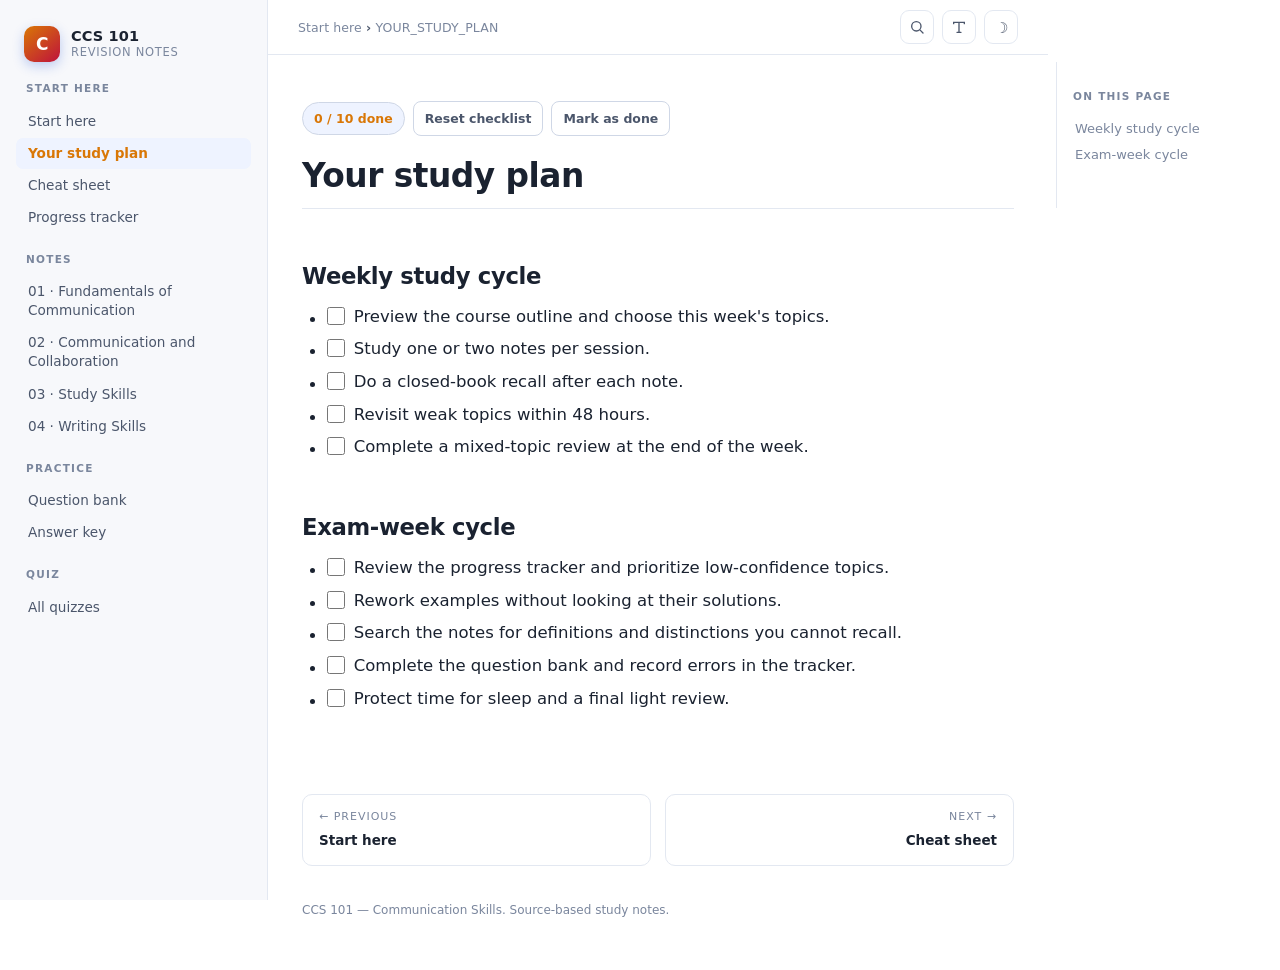
<file: docs/YOUR_STUDY_PLAN.html>
<!DOCTYPE html>
<html lang="en" data-theme="light">
<head>
<meta charset="utf-8">
<meta name="viewport" content="width=device-width, initial-scale=1">
<title>Your study plan · CCS 101 Revision</title>
<meta name="description" content="Study notes for CCS 101 Communication Skills, from academic communication to writing and study skills.">
<link rel="stylesheet" href="assets/notes.css">
<link rel="stylesheet" href="assets/theme.css">
</head>
<body data-page="YOUR_STUDY_PLAN.html" data-pages="[{&quot;label&quot;:&quot;01 · Fundamentals of Communication&quot;,&quot;href&quot;:&quot;notes/01_fundamentals-of-communication.html&quot;,&quot;key&quot;:&quot;notes/01_fundamentals-of-communication.html&quot;},{&quot;label&quot;:&quot;02 · Communication and Collaboration&quot;,&quot;href&quot;:&quot;notes/02_communication-and-collaboration.html&quot;,&quot;key&quot;:&quot;notes/02_communication-and-collaboration.html&quot;},{&quot;label&quot;:&quot;03 · Study Skills&quot;,&quot;href&quot;:&quot;notes/03_study-skills.html&quot;,&quot;key&quot;:&quot;notes/03_study-skills.html&quot;},{&quot;label&quot;:&quot;04 · Writing Skills&quot;,&quot;href&quot;:&quot;notes/04_writing-skills.html&quot;,&quot;key&quot;:&quot;notes/04_writing-skills.html&quot;}]">
<div class="progress" id="progress"></div>
<div class="layout">
<aside class="sidebar">
  <a class="brand" href="index.html">
    <span class="brand-mark">C</span>
    <span class="brand-text"><strong>CCS 101</strong><span>Revision Notes</span></span>
  </a>
  <details class="nav-details" open>
    <summary>Contents</summary>
    <div class="nav-group"><div class="nav-head">Start here</div><a href="START_HERE.html">Start here</a><a href="YOUR_STUDY_PLAN.html" class="active">Your study plan</a><a href="CHEAT_SHEET.html">Cheat sheet</a><a href="PROGRESS_TRACKER.html">Progress tracker</a></div><div class="nav-group"><div class="nav-head">Notes</div><a href="notes/01_fundamentals-of-communication.html">01 · Fundamentals of Communication</a><a href="notes/02_communication-and-collaboration.html">02 · Communication and Collaboration</a><a href="notes/03_study-skills.html">03 · Study Skills</a><a href="notes/04_writing-skills.html">04 · Writing Skills</a></div><div class="nav-group"><div class="nav-head">Practice</div><a href="practice/QUESTION_BANK.html">Question bank</a><a href="practice/ANSWER_KEY.html">Answer key</a></div><div class="nav-group"><div class="nav-head">Quiz</div><a href="quiz/index.html">All quizzes</a></div>
  </details>
</aside>
<main class="main">
  <div class="topbar">
    <span class="crumb">Start here <b>&rsaquo;</b> YOUR_STUDY_PLAN</span>
    <div class="topbar-actions">
      <button class="icon-btn" id="searchBtn" title="Search all pages (Ctrl+K)" aria-label="Search all pages">
        <svg viewBox="0 0 24 24" width="16" height="16" fill="none" stroke="currentColor" stroke-width="2" stroke-linecap="round" aria-hidden="true"><circle cx="11" cy="11" r="7"></circle><path d="M21 21l-4.3-4.3"></path></svg>
      </button>
      <button class="icon-btn" id="findBtn" title="Find on this page (Ctrl+Alt+F)" aria-label="Find on this page">
        <svg viewBox="0 0 24 24" width="16" height="16" fill="none" stroke="currentColor" stroke-width="2" stroke-linecap="round" aria-hidden="true"><path d="M4 7V5h16v2M9 20h6M12 5v15"></path></svg>
      </button>
      <button class="theme-btn" id="themeBtn" title="Switch light / dark" aria-label="Switch theme">&#9789;</button>
    </div>
  </div>
  <article class="content">
<div class="page-tools"><span class="check-count" id="checkCount">0 / 10 done</span><button type="button" class="reset-btn" id="resetChecks">Reset checklist</button><button type="button" class="done-btn" id="markDone">Mark as done</button></div>
<h1 id="your-study-plan">Your study plan</h1>
<h2 id="weekly-study-cycle">Weekly study cycle</h2>
<ul>
<li><label class="task"><input type="checkbox" class="task-check" id="task1" data-task="task1"> <span class="task-text">Preview the course outline and choose this week's topics.</span></label> </li>
<li><label class="task"><input type="checkbox" class="task-check" id="task2" data-task="task2"> <span class="task-text">Study one or two notes per session.</span></label> </li>
<li><label class="task"><input type="checkbox" class="task-check" id="task3" data-task="task3"> <span class="task-text">Do a closed-book recall after each note.</span></label> </li>
<li><label class="task"><input type="checkbox" class="task-check" id="task4" data-task="task4"> <span class="task-text">Revisit weak topics within 48 hours.</span></label> </li>
<li><label class="task"><input type="checkbox" class="task-check" id="task5" data-task="task5"> <span class="task-text">Complete a mixed-topic review at the end of the week.</span></label> </li>
</ul>
<h2 id="exam-week-cycle">Exam-week cycle</h2>
<ul>
<li><label class="task"><input type="checkbox" class="task-check" id="task6" data-task="task6"> <span class="task-text">Review the progress tracker and prioritize low-confidence topics.</span></label> </li>
<li><label class="task"><input type="checkbox" class="task-check" id="task7" data-task="task7"> <span class="task-text">Rework examples without looking at their solutions.</span></label> </li>
<li><label class="task"><input type="checkbox" class="task-check" id="task8" data-task="task8"> <span class="task-text">Search the notes for definitions and distinctions you cannot recall.</span></label> </li>
<li><label class="task"><input type="checkbox" class="task-check" id="task9" data-task="task9"> <span class="task-text">Complete the question bank and record errors in the tracker.</span></label> </li>
<li><label class="task"><input type="checkbox" class="task-check" id="task10" data-task="task10"> <span class="task-text">Protect time for sleep and a final light review.</span></label> </li>
</ul>

  </article>
<nav class="pager"><a class="prev" href="START_HERE.html"><span class="dir">&larr; Previous</span><span class="name">Start here</span></a><a class="next" href="CHEAT_SHEET.html"><span class="dir">Next &rarr;</span><span class="name">Cheat sheet</span></a></nav>
  <footer class="foot">
    CCS 101 — Communication Skills. Source-based study notes.
  </footer>
</main>
<aside class="toc">
  <div class="toc-title">On this page</div>
  <a href="#weekly-study-cycle">Weekly study cycle</a><a href="#exam-week-cycle">Exam-week cycle</a>
</aside>
</div>
<div class="search-overlay" id="searchOverlay" hidden>
  <div class="search-modal" role="dialog" aria-label="Search">
    <div class="search-bar">
      <svg viewBox="0 0 24 24" width="18" height="18" fill="none" stroke="currentColor" stroke-width="2" stroke-linecap="round" aria-hidden="true"><circle cx="11" cy="11" r="7"></circle><path d="M21 21l-4.3-4.3"></path></svg>
      <input id="searchInput" type="search" placeholder="Search every page, section and quiz&hellip;" autocomplete="off" aria-label="Search all pages">
      <kbd>Esc</kbd>
    </div>
    <div class="search-results" id="searchResults"></div>
    <div class="search-foot"><span>&uarr;&darr; choose</span><span>Enter open</span><span>Esc close</span></div>
  </div>
</div>
<div class="findbar" id="findBar" hidden>
  <div class="find-inner">
    <svg viewBox="0 0 24 24" width="15" height="15" fill="none" stroke="currentColor" stroke-width="2" stroke-linecap="round" aria-hidden="true"><path d="M4 7V5h16v2M9 20h6M12 5v15"></path></svg>
    <input id="findInput" type="search" placeholder="Find on this page&hellip;" autocomplete="off" aria-label="Find on this page">
    <span class="find-count" id="findCount"></span>
    <button class="mini-btn" id="findPrev" title="Previous match" aria-label="Previous match">&uarr;</button>
    <button class="mini-btn" id="findNext" title="Next match" aria-label="Next match">&darr;</button>
    <button class="mini-btn" id="findClose" title="Close (Esc)" aria-label="Close find">&times;</button>
  </div>
</div>
<script src="assets/search-index.js"></script>
<script>
(function () {
  var root = document.documentElement;
  try {
    var saved = localStorage.getItem('ccs101-theme');
    if (saved) root.setAttribute('data-theme', saved);
  } catch (e) {}

  var btn = document.getElementById('themeBtn');
  if (btn) btn.addEventListener('click', function () {
    var next = root.getAttribute('data-theme') === 'dark' ? 'light' : 'dark';
    root.setAttribute('data-theme', next);
    btn.textContent = next === 'dark' ? '\u2600' : '\u263D';
    try { localStorage.setItem('ccs101-theme', next); } catch (e) {}
  });

  var bar = document.getElementById('progress');
  if (bar) window.addEventListener('scroll', function () {
    var h = document.documentElement;
    var max = h.scrollHeight - h.clientHeight;
    bar.style.width = (max > 0 ? (h.scrollTop / max) * 100 : 0) + '%';
  }, { passive: true });

  // highlight the current section in the right-hand table of contents
  var links = [].slice.call(document.querySelectorAll('.toc a'));
  if (links.length) {
    var heads = links.map(function (a) { return document.getElementById(a.getAttribute('href').slice(1)); });
    window.addEventListener('scroll', function () {
      var best = -1;
      for (var i = 0; i < heads.length; i++) {
        if (heads[i] && heads[i].getBoundingClientRect().top < 120) best = i;
      }
      links.forEach(function (a, i) { a.classList.toggle('active', i === best); });
    }, { passive: true });
  }

  // on phones, start with the contents menu collapsed
  var det = document.querySelector('.nav-details');
  if (det && window.innerWidth < 1000) det.removeAttribute('open');

  // ---- interactive checklist -------------------------------------------
  var pageId  = document.body.getAttribute('data-page') || location.pathname;
  var checks  = [].slice.call(document.querySelectorAll('.task-check'));
  var countEl = document.getElementById('checkCount');
  var resetBtn = document.getElementById('resetChecks');

  function checkKey(el) { return 'ccs101:task:' + pageId + ':' + el.getAttribute('data-task'); }
  function updateCount() {
    if (!countEl) return;
    var done = checks.filter(function (c) { return c.checked; }).length;
    countEl.textContent = done + ' / ' + checks.length + ' done';
    countEl.classList.toggle('all', checks.length > 0 && done === checks.length);
  }
  checks.forEach(function (c) {
    try { if (localStorage.getItem(checkKey(c)) === '1') c.checked = true; } catch (e) {}
    c.addEventListener('change', function () {
      try { localStorage.setItem(checkKey(c), c.checked ? '1' : '0'); } catch (e) {}
      updateCount();
    });
  });
  updateCount();
  if (resetBtn) resetBtn.addEventListener('click', function () {
    checks.forEach(function (c) {
      c.checked = false;
      try { localStorage.removeItem(checkKey(c)); } catch (e) {}
    });
    updateCount();
  });

  // ---- fill-in blanks ---------------------------------------------------
  var blanks = [].slice.call(document.querySelectorAll('input.blank'));
  blanks.forEach(function (b) {
    var k = 'ccs101:blank:' + pageId + ':' + b.getAttribute('data-blank');
    try {
      var v = localStorage.getItem(k);
      if (v !== null) b.value = v;
    } catch (e) {}
    b.addEventListener('input', function () {
      try { localStorage.setItem(k, b.value); } catch (e) {}
      if (b.getAttribute('data-kind') === 'date') updateDays();
    });
  });

  function updateDays() {
    var date = document.querySelector('input.blank[data-kind="date"]');
    var days = document.querySelector('input.blank[data-kind="days"]');
    if (!date || !days) return;
    if (!date.value) { days.value = ''; return; }
    var d = new Date(date.value + 'T00:00:00');
    if (isNaN(d.getTime())) { days.value = ''; return; }
    var today = new Date();
    today.setHours(0, 0, 0, 0);
    days.value = String(Math.round((d - today) / 86400000));
  }
  updateDays();

  // ---- mark as done + progress panel -----------------------------------
  var doneBtn = document.getElementById('markDone');
  var doneKey = 'ccs101:done:' + pageId;
  function isDone() { try { return localStorage.getItem(doneKey) === '1'; } catch (e) { return false; } }
  function paintDone() {
    if (!doneBtn) return;
    doneBtn.textContent = isDone() ? '\u2713 Done' : 'Mark as done';
    doneBtn.classList.toggle('is-done', isDone());
  }
  if (doneBtn) doneBtn.addEventListener('click', function () {
    try { localStorage.setItem(doneKey, isDone() ? '0' : '1'); } catch (e) {}
    paintDone();
    renderPanel();
  });
  paintDone();

  var panel = document.getElementById('donePanel');
  var pages = [];
  try { pages = JSON.parse(document.body.getAttribute('data-pages') || '[]'); } catch (e) {}
  function renderPanel() {
    if (!panel || !pages.length) return;
    panel.innerHTML = '';
    var n = 0;
    pages.forEach(function (p) {
      try { if (localStorage.getItem('ccs101:done:' + p.key) === '1') n++; } catch (e) {}
    });
    var head = document.createElement('p');
    head.className = 'done-summary';
    head.textContent = n + ' / ' + pages.length + ' pages marked done';
    panel.appendChild(head);

    var list = document.createElement('ul');
    list.className = 'done-list';
    pages.forEach(function (p) {
      var li = document.createElement('li');
      var a = document.createElement('a');
      a.href = p.href;
      a.textContent = p.label;
      var s = document.createElement('span');
      var d = false;
      try { d = localStorage.getItem('ccs101:done:' + p.key) === '1'; } catch (e) {}
      s.className = 'done-flag' + (d ? ' yes' : '');
      s.textContent = d ? '\u2713 done' : 'not done';
      li.appendChild(a);
      li.appendChild(s);
      list.appendChild(li);
    });
    panel.appendChild(list);
  }
  renderPanel();

  // ---- multiple-choice quizzes -----------------------------------------
  var quiz = document.querySelector('.quiz');
  if (quiz) {
    var quizId = quiz.getAttribute('data-quiz');
    var total  = parseInt(quiz.getAttribute('data-total'), 10) || 0;
    var correct = 0;
    var answered = 0;
    var bestKey = 'ccs101:quiz:' + quizId;
    var nowEl = quiz.querySelector('.quiz-now');
    var bestEl = quiz.querySelector('.quiz-best');

    function readBest() {
      try { return parseInt(localStorage.getItem(bestKey) || '0', 10) || 0; } catch (e) { return 0; }
    }
    function paintBest() {
      if (bestEl) bestEl.textContent = 'Best: ' + readBest() + ' / ' + total;
    }
    paintBest();

    [].slice.call(quiz.querySelectorAll('.quiz-q')).forEach(function (q) {
      var answer = parseInt(q.getAttribute('data-answer'), 10);
      var feedback = q.querySelector('.quiz-feedback');
      var why = q.querySelector('.quiz-why');
      var opts = [].slice.call(q.querySelectorAll('.quiz-opt'));
      opts.forEach(function (btn) {
        btn.addEventListener('click', function () {
          if (q.classList.contains('answered')) return;
          q.classList.add('answered');
          var pick = parseInt(btn.getAttribute('data-i'), 10);
          opts.forEach(function (b) {
            b.disabled = true;
            if (parseInt(b.getAttribute('data-i'), 10) === answer) b.classList.add('correct');
          });
          if (pick === answer) {
            correct++;
            feedback.className = 'quiz-feedback good';
          } else {
            btn.classList.add('wrong');
            feedback.className = 'quiz-feedback bad';
          }
          feedback.textContent = (pick === answer ? 'Correct. ' : 'Not quite. ') + (why ? why.textContent : '');
          feedback.hidden = false;
          answered++;
          if (nowEl) nowEl.textContent = correct + ' / ' + total;
          if (answered === total) {
            var best = readBest();
            if (correct > best) {
              try { localStorage.setItem(bestKey, String(correct)); } catch (e) {}
              paintBest();
            }
          }
        });
      });
    });

    var retry = quiz.querySelector('.quiz-retry');
    if (retry) retry.addEventListener('click', function () {
      correct = 0;
      answered = 0;
      if (nowEl) nowEl.textContent = '0 / ' + total;
      [].slice.call(quiz.querySelectorAll('.quiz-q')).forEach(function (q) {
        q.classList.remove('answered');
        var f = q.querySelector('.quiz-feedback');
        f.hidden = true;
        f.textContent = '';
        f.className = 'quiz-feedback';
        [].slice.call(q.querySelectorAll('.quiz-opt')).forEach(function (b) {
          b.disabled = false;
          b.classList.remove('correct', 'wrong');
        });
      });
    });
  }

  // print shows the answers so the PDF is a complete revision sheet
  window.addEventListener('beforeprint', function () {
    [].slice.call(document.querySelectorAll('details.reveal')).forEach(function (d) {
      d.setAttribute('data-was-open', d.open ? '1' : '0');
      d.open = true;
    });
  });
  window.addEventListener('afterprint', function () {
    [].slice.call(document.querySelectorAll('details.reveal')).forEach(function (d) {
      if (d.getAttribute('data-was-open') === '0') d.open = false;
    });
  });
})();
</script>
<script>
(function () {
  var SITE_ROOT = '';

  // ---- flip cards ----------------------------------------------------------
  [].slice.call(document.querySelectorAll('.flipcard')).forEach(function (card) {
    card.addEventListener('click', function () { card.classList.toggle('flipped'); });
  });

  // ---- inline multiple choice ----------------------------------------------
  [].slice.call(document.querySelectorAll('.mcq')).forEach(function (box) {
    var fb = box.querySelector('.mcq-feedback');
    [].slice.call(box.querySelectorAll('.mcq-opt')).forEach(function (btn) {
      btn.addEventListener('click', function () {
        if (box.classList.contains('answered')) return;
        box.classList.add('answered');
        var correct = btn.getAttribute('data-correct') === 'true';
        [].slice.call(box.querySelectorAll('.mcq-opt')).forEach(function (b) {
          b.disabled = true;
          if (b.getAttribute('data-correct') === 'true') b.classList.add('correct');
        });
        if (!correct) btn.classList.add('wrong');
        var why = btn.getAttribute('data-why') || '';
        fb.textContent = (correct ? 'Correct. ' : 'Not quite. ') + why;
        fb.className = 'mcq-feedback ' + (correct ? 'good' : 'bad');
        fb.hidden = false;
      });
    });
  });

  // ---- true / false ----------------------------------------------------------
  [].slice.call(document.querySelectorAll('.tf')).forEach(function (box) {
    var fb = box.querySelector('.tf-feedback');
    var answer = box.getAttribute('data-answer') === 'false' ? 'false' : 'true';
    [].slice.call(box.querySelectorAll('.tf-btn')).forEach(function (btn) {
      btn.addEventListener('click', function () {
        if (box.classList.contains('answered')) return;
        box.classList.add('answered');
        var correct = btn.getAttribute('data-pick') === answer;
        [].slice.call(box.querySelectorAll('.tf-btn')).forEach(function (b) {
          b.disabled = true;
          if (b.getAttribute('data-pick') === answer) b.classList.add('correct');
        });
        if (!correct) btn.classList.add('wrong');
        fb.textContent = (correct ? 'Correct. ' : 'Not quite. ') + (box.getAttribute('data-why') || '');
        fb.className = 'tf-feedback ' + (correct ? 'good' : 'bad');
        fb.hidden = false;
      });
    });
  });

  // ---- step-by-step solutions -------------------------------------------------
  [].slice.call(document.querySelectorAll('.steps')).forEach(function (box) {
    [].slice.call(box.querySelectorAll('.step-head')).forEach(function (h) {
      h.addEventListener('click', function () { h.parentNode.classList.toggle('open'); });
    });
    var all = box.querySelector('.steps-all');
    if (all) all.addEventListener('click', function () {
      [].slice.call(box.querySelectorAll('.step')).forEach(function (s) { s.classList.add('open'); });
      all.disabled = true;
      all.textContent = 'All steps revealed';
    });
  });

  // ---- full-text search overlay ------------------------------------------------
  var INDEX = window.SEARCH_INDEX || [];
  var overlay = document.getElementById('searchOverlay');
  var sInput = document.getElementById('searchInput');
  var sResults = document.getElementById('searchResults');
  var sSel = -1;

  function escHtml(s) {
    return String(s).replace(/[&<>"]/g, function (c) {
      return { '&': '&amp;', '<': '&lt;', '>': '&gt;', '"': '&quot;' }[c];
    });
  }

  function runSearch(query) {
    var terms = query.toLowerCase().split(/\s+/).filter(function (t) { return t; });
    if (!terms.length) return [];
    var ql = query.toLowerCase();
    var hits = [];
    for (var n = 0; n < INDEX.length; n++) {
      var e = INDEX[n];
      var t = (e.t || '').toLowerCase();
      var h = (e.h || '').toLowerCase();
      var x = (e.x || '').toLowerCase();
      var score = 0, ok = true, firstPos = -1;
      for (var i = 0; i < terms.length; i++) {
        var term = terms[i];
        var pt = t.indexOf(term), ph = h.indexOf(term), px = x.indexOf(term);
        if (pt < 0 && ph < 0 && px < 0) { ok = false; break; }
        if (pt >= 0) score += 8;
        if (ph >= 0) score += 5;
        if (px >= 0) { score += 1; if (firstPos < 0) firstPos = px; }
      }
      if (!ok) continue;
      if (ql.length > 3 && x.indexOf(ql) >= 0) score += 6;
      if (h.indexOf(ql) >= 0) score += 4;
      hits.push({ e: e, score: score, pos: firstPos });
    }
    hits.sort(function (a, b) { return b.score - a.score; });
    return hits.slice(0, 24);
  }

  function snippetHtml(e, pos, query) {
    var x = e.x || '';
    if (pos < 0) pos = 0;
    var start = Math.max(0, pos - 60);
    var end = Math.min(x.length, pos + 150);
    var raw = (start > 0 ? '\u2026' : '') + x.substring(start, end) + (end < x.length ? '\u2026' : '');
    var html = escHtml(raw);
    var terms = query.toLowerCase().split(/\s+/).filter(function (t) { return t; })
      .sort(function (a, b) { return b.length - a.length; });
    for (var i = 0; i < terms.length; i++) {
      var t = terms[i].replace(/[.*+?^${}()|[\]\\]/g, '\\$&');
      html = html.replace(new RegExp('(' + t + ')', 'gi'), '<mark>$1</mark>');
    }
    return html;
  }

  function addHit(hit, query) {
    var e = hit.e;
    var a = document.createElement('a');
    a.className = 'sr-item';
    a.href = SITE_ROOT + e.u + (e.i ? '#' + e.i : '');
    var meta = e.g + (e.h ? ' \u00b7 ' + e.h : '');
    a.innerHTML =
      '<span class="sr-meta">' + escHtml(meta) + '</span>' +
      '<span class="sr-title">' + escHtml(e.t) + '</span>' +
      (query ? '<span class="sr-snippet">' + snippetHtml(e, hit.pos, query) + '</span>' : '');
    a.addEventListener('click', function () { closeSearch(); });
    sResults.appendChild(a);
  }

  function paintSearch(query) {
    sResults.innerHTML = '';
    if (!query.trim()) {
      var pages = [];
      for (var n = 0; n < INDEX.length; n++) {
        if (!INDEX[n].h) pages.push({ e: INDEX[n], pos: -1 });
      }
      pages.slice(0, 14).forEach(function (hit) { addHit(hit, ''); });
      return;
    }
    var hits = runSearch(query);
    if (!hits.length) {
      sResults.innerHTML = '<div class="sr-empty">Nothing matches &ldquo;' + escHtml(query) + '&rdquo;. Try a shorter word.</div>';
      return;
    }
    hits.forEach(function (hit) { addHit(hit, query); });
  }

  function paintSel() {
    var items = [].slice.call(sResults.querySelectorAll('.sr-item'));
    items.forEach(function (el, i) { el.classList.toggle('active', i === sSel); });
    if (sSel >= 0 && items[sSel]) items[sSel].scrollIntoView({ block: 'nearest' });
  }

  function openSearch() {
    if (!overlay) return;
    overlay.hidden = false;
    sInput.value = '';
    paintSearch('');
    sInput.focus();
  }
  function closeSearch() { if (overlay) overlay.hidden = true; }

  if (overlay && sInput && sResults) {
    document.getElementById('searchBtn').addEventListener('click', openSearch);
    overlay.addEventListener('mousedown', function (ev) {
      if (ev.target === overlay) closeSearch();
    });
    sInput.addEventListener('input', function () { paintSearch(sInput.value); });
    sInput.addEventListener('keydown', function (ev) {
      var items = [].slice.call(sResults.querySelectorAll('.sr-item'));
      if (ev.key === 'ArrowDown') { ev.preventDefault(); if (sSel < items.length - 1) sSel++; paintSel(); }
      else if (ev.key === 'ArrowUp') { ev.preventDefault(); if (sSel > 0) sSel--; paintSel(); }
      else if (ev.key === 'Enter') {
        ev.preventDefault();
        var target = items[sSel >= 0 ? sSel : 0];
        if (target) location.href = target.href;
      }
    });
  }

  // ---- find on this page --------------------------------------------------------
  var findBar = document.getElementById('findBar');
  var fInput = document.getElementById('findInput');
  var fCount = document.getElementById('findCount');
  var fMarks = [];
  var fCur = -1;
  var fTimer = null;

  function collectTextNodes(el, out) {
    var walker = document.createTreeWalker(el, NodeFilter.SHOW_TEXT, {
      acceptNode: function (n) {
        if (!n.nodeValue || !n.nodeValue.trim()) return NodeFilter.FILTER_REJECT;
        var p = n.parentNode;
        if (p && p.closest && p.closest('script,style,mark.find-m')) return NodeFilter.FILTER_REJECT;
        return NodeFilter.FILTER_ACCEPT;
      }
    });
    while (walker.nextNode()) out.push(walker.currentNode);
    return out;
  }

  function clearFind() {
    [].slice.call(document.querySelectorAll('mark.find-m')).forEach(function (m) {
      var parent = m.parentNode;
      if (!parent) return;
      parent.replaceChild(document.createTextNode(m.textContent), m);
      parent.normalize();
    });
    fMarks = [];
    fCur = -1;
  }

  function paintFindCount() {
    if (!fCount) return;
    if (fMarks.length) {
      fCount.textContent = (fCur + 1) + ' / ' + fMarks.length;
    } else {
      fCount.textContent = (fInput.value.trim().length >= 2 ? 'no match' : '');
    }
  }

  function showFind(i) {
    [].slice.call(document.querySelectorAll('mark.find-m.current')).forEach(function (m) {
      m.classList.remove('current');
    });
    if (i >= 0 && i < fMarks.length) {
      fCur = i;
      var m = fMarks[i];
      m.classList.add('current');
      m.scrollIntoView({ block: 'center' });
    }
    paintFindCount();
  }

  function doFind(q) {
    clearFind();
    if (q.trim().length < 2) { paintFindCount(); return; }
    var content = document.querySelector('.content') || document.body;
    var nodes = collectTextNodes(content, []);
    var ql = q.toLowerCase();
    nodes.forEach(function (node) {
      var text = node.nodeValue;
      var lower = text.toLowerCase();
      var idx = lower.indexOf(ql);
      if (idx < 0) return;
      var frag = document.createDocumentFragment();
      var pos = 0;
      while (idx >= 0) {
        frag.appendChild(document.createTextNode(text.substring(pos, idx)));
        var mk = document.createElement('mark');
        mk.className = 'find-m';
        mk.textContent = text.substring(idx, idx + ql.length);
        frag.appendChild(mk);
        fMarks.push(mk);
        pos = idx + ql.length;
        idx = lower.indexOf(ql, pos);
      }
      frag.appendChild(document.createTextNode(text.substring(pos)));
      node.parentNode.replaceChild(frag, node);
    });
    if (fMarks.length) showFind(0); else paintFindCount();
  }

  function openFind() {
    if (!findBar) return;
    findBar.hidden = false;
    fInput.focus();
    fInput.select();
  }
  function closeFind() {
    if (!findBar) return;
    findBar.hidden = true;
    clearFind();
    paintFindCount();
  }

  if (findBar && fInput) {
    document.getElementById('findBtn').addEventListener('click', openFind);
    document.getElementById('findClose').addEventListener('click', closeFind);
    document.getElementById('findPrev').addEventListener('click', function () {
      if (fMarks.length) showFind((fCur - 1 + fMarks.length) % fMarks.length);
    });
    document.getElementById('findNext').addEventListener('click', function () {
      if (fMarks.length) showFind((fCur + 1) % fMarks.length);
    });
    fInput.addEventListener('input', function () {
      if (fTimer) clearTimeout(fTimer);
      fTimer = setTimeout(function () { doFind(fInput.value); }, 150);
    });
    fInput.addEventListener('keydown', function (ev) {
      if (ev.key === 'Enter') {
        ev.preventDefault();
        if (fMarks.length) showFind((fCur + 1) % fMarks.length);
      } else if (ev.key === 'Escape') {
        closeFind();
      }
    });
  }

  // ---- global keyboard shortcuts --------------------------------------------------
  document.addEventListener('keydown', function (ev) {
    var inField = /^(input|textarea|select)$/i.test((ev.target && ev.target.tagName) || '');
    if ((ev.ctrlKey || ev.metaKey) && (ev.key === 'k' || ev.key === 'K')) {
      ev.preventDefault();
      if (overlay && overlay.hidden) openSearch(); else closeSearch();
    } else if (ev.ctrlKey && ev.altKey && (ev.key === 'f' || ev.key === 'F')) {
      ev.preventDefault();
      if (findBar && findBar.hidden) openFind(); else closeFind();
    } else if (ev.key === 'Escape') {
      if (overlay && !overlay.hidden) closeSearch();
      else if (findBar && !findBar.hidden) closeFind();
    } else if (ev.key === '/' && !inField && overlay && overlay.hidden) {
      ev.preventDefault();
      openSearch();
    }
  });
})();
</script>
</body>
</html>
</file>
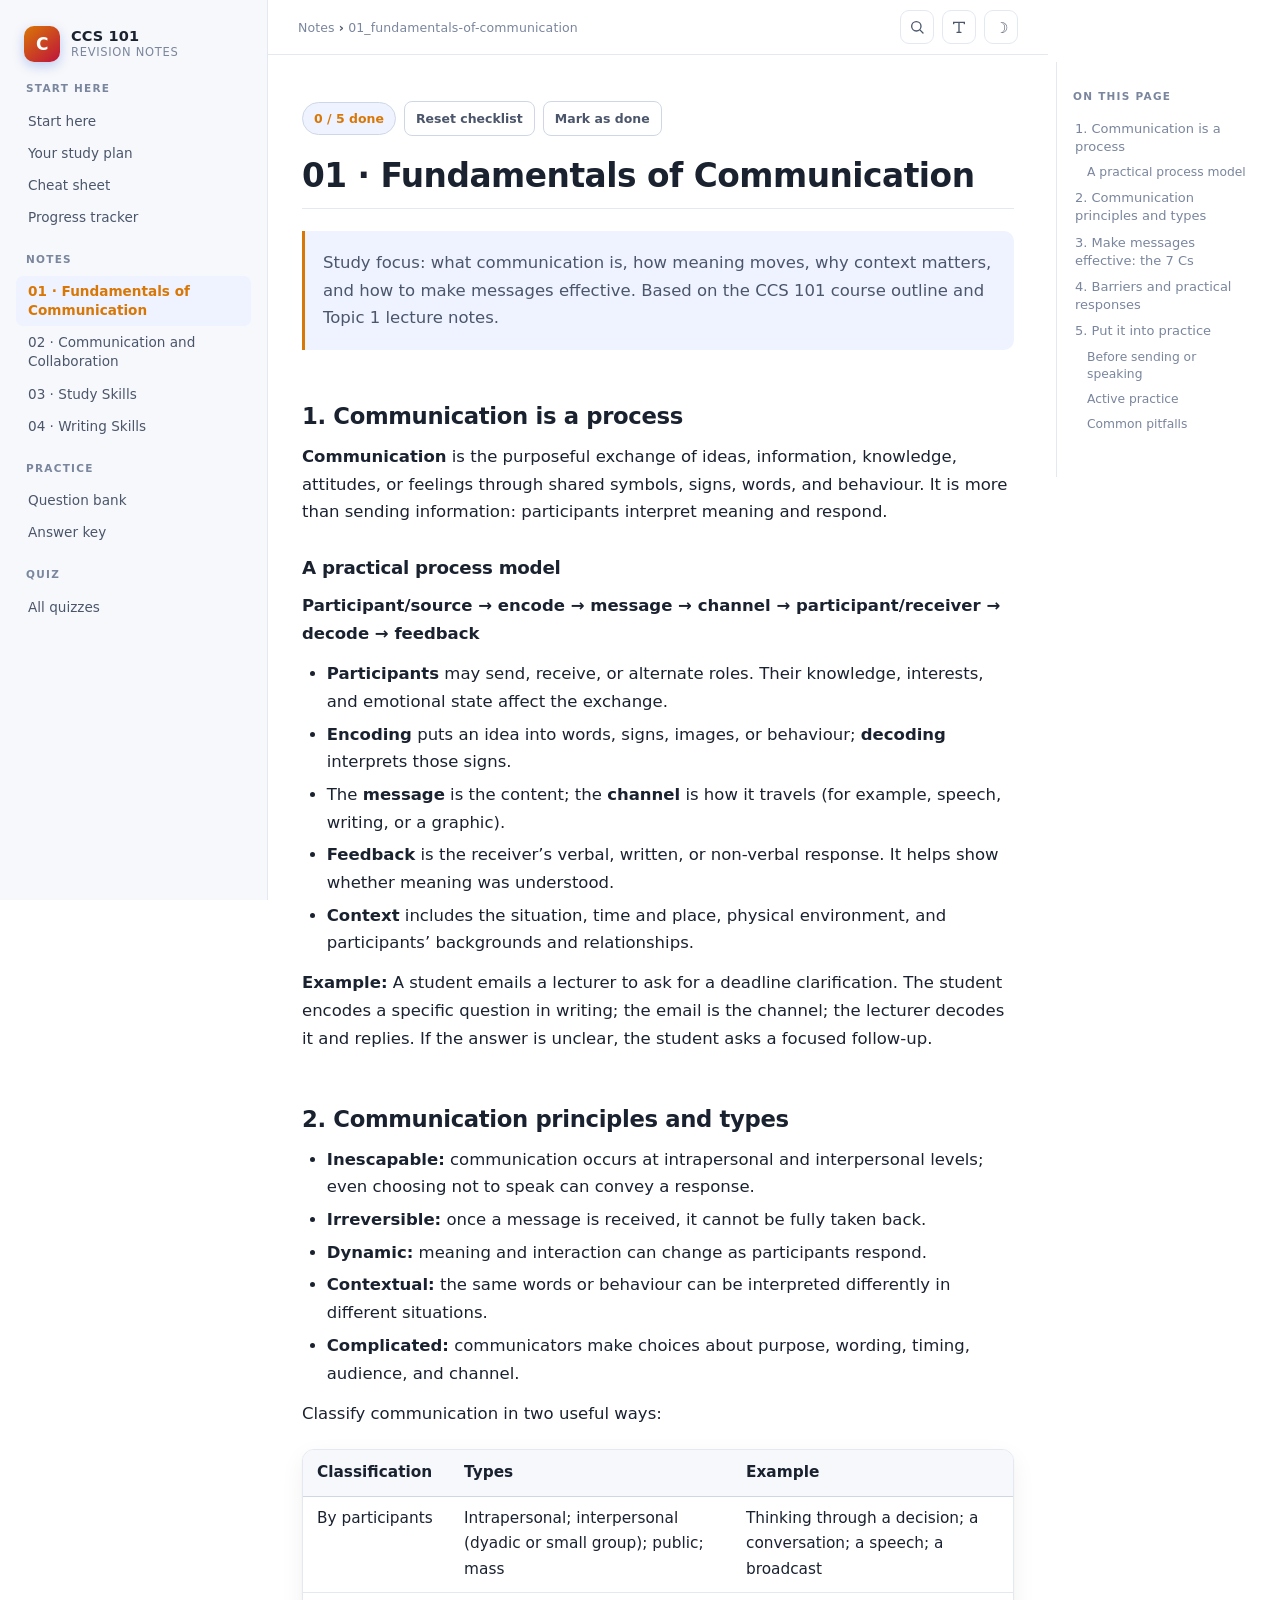
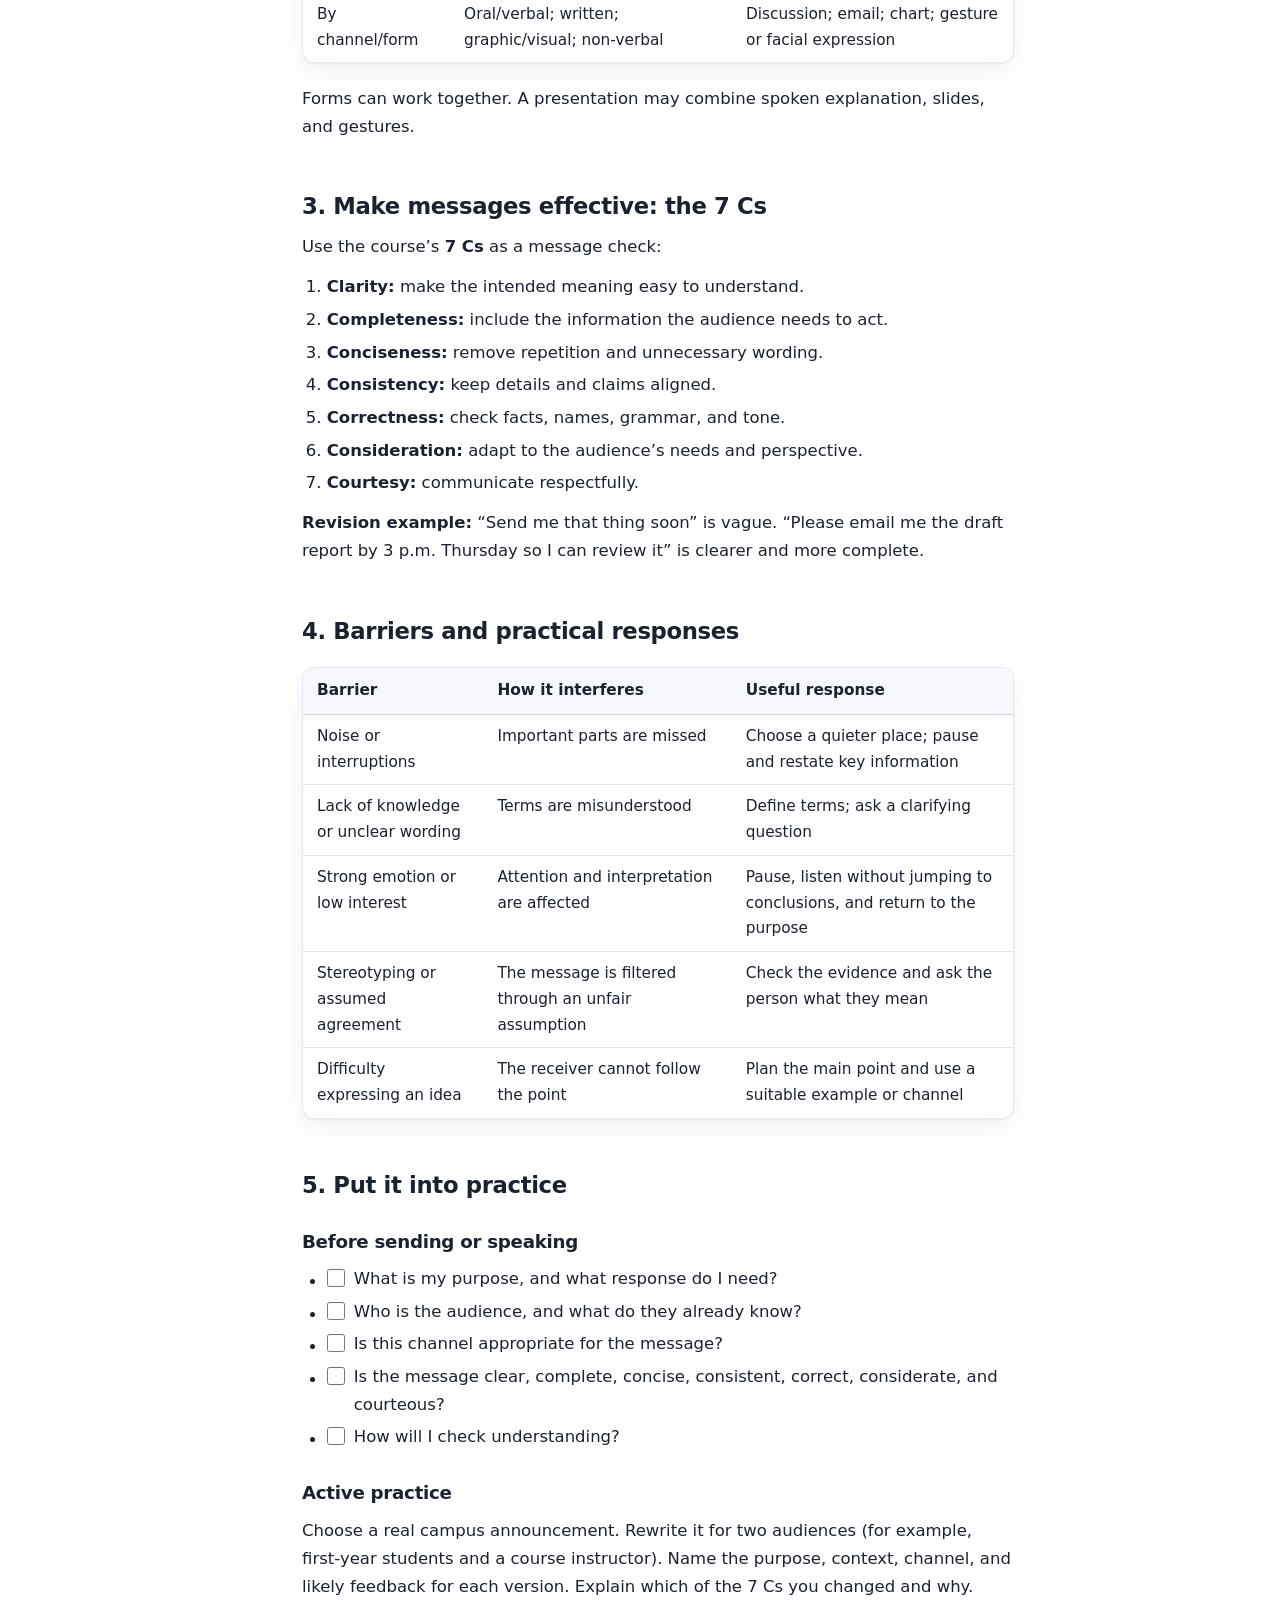
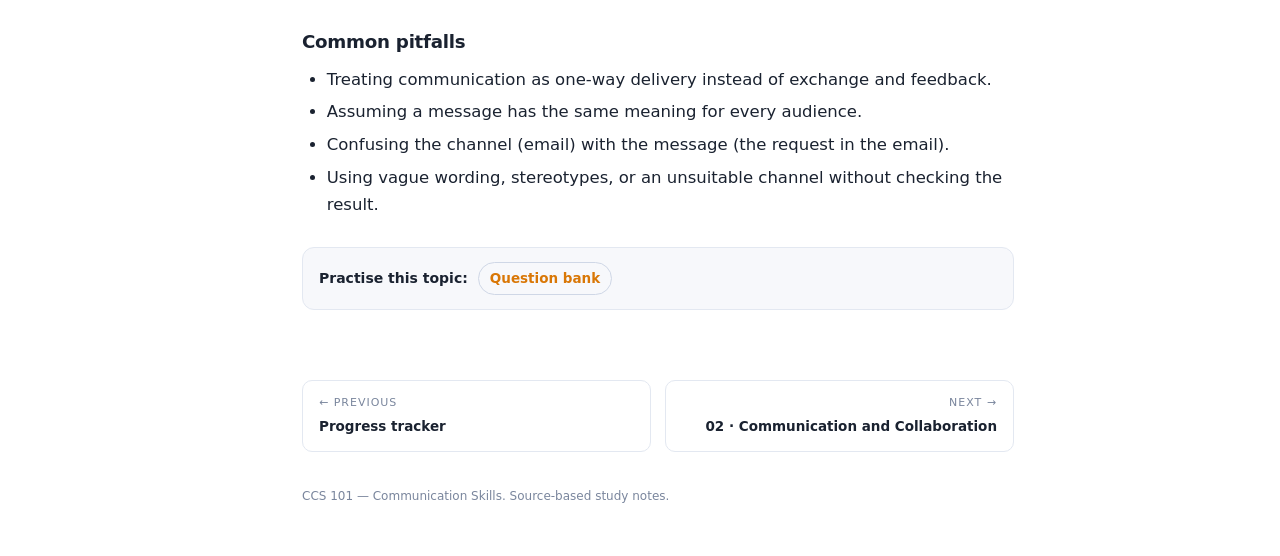
<file: docs/notes/01_fundamentals-of-communication.html>
<!DOCTYPE html>
<html lang="en" data-theme="light">
<head>
<meta charset="utf-8">
<meta name="viewport" content="width=device-width, initial-scale=1">
<title>01 · Fundamentals of Communication · CCS 101 Revision</title>
<meta name="description" content="Study notes for CCS 101 Communication Skills, from academic communication to writing and study skills.">
<link rel="stylesheet" href="../assets/notes.css">
<link rel="stylesheet" href="../assets/theme.css">
</head>
<body data-page="notes/01_fundamentals-of-communication.html" data-pages="[{&quot;label&quot;:&quot;01 · Fundamentals of Communication&quot;,&quot;href&quot;:&quot;01_fundamentals-of-communication.html&quot;,&quot;key&quot;:&quot;notes/01_fundamentals-of-communication.html&quot;},{&quot;label&quot;:&quot;02 · Communication and Collaboration&quot;,&quot;href&quot;:&quot;02_communication-and-collaboration.html&quot;,&quot;key&quot;:&quot;notes/02_communication-and-collaboration.html&quot;},{&quot;label&quot;:&quot;03 · Study Skills&quot;,&quot;href&quot;:&quot;03_study-skills.html&quot;,&quot;key&quot;:&quot;notes/03_study-skills.html&quot;},{&quot;label&quot;:&quot;04 · Writing Skills&quot;,&quot;href&quot;:&quot;04_writing-skills.html&quot;,&quot;key&quot;:&quot;notes/04_writing-skills.html&quot;}]">
<div class="progress" id="progress"></div>
<div class="layout">
<aside class="sidebar">
  <a class="brand" href="../index.html">
    <span class="brand-mark">C</span>
    <span class="brand-text"><strong>CCS 101</strong><span>Revision Notes</span></span>
  </a>
  <details class="nav-details" open>
    <summary>Contents</summary>
    <div class="nav-group"><div class="nav-head">Start here</div><a href="../START_HERE.html">Start here</a><a href="../YOUR_STUDY_PLAN.html">Your study plan</a><a href="../CHEAT_SHEET.html">Cheat sheet</a><a href="../PROGRESS_TRACKER.html">Progress tracker</a></div><div class="nav-group"><div class="nav-head">Notes</div><a href="../notes/01_fundamentals-of-communication.html" class="active">01 · Fundamentals of Communication</a><a href="../notes/02_communication-and-collaboration.html">02 · Communication and Collaboration</a><a href="../notes/03_study-skills.html">03 · Study Skills</a><a href="../notes/04_writing-skills.html">04 · Writing Skills</a></div><div class="nav-group"><div class="nav-head">Practice</div><a href="../practice/QUESTION_BANK.html">Question bank</a><a href="../practice/ANSWER_KEY.html">Answer key</a></div><div class="nav-group"><div class="nav-head">Quiz</div><a href="../quiz/index.html">All quizzes</a></div>
  </details>
</aside>
<main class="main">
  <div class="topbar">
    <span class="crumb">Notes <b>&rsaquo;</b> 01_fundamentals-of-communication</span>
    <div class="topbar-actions">
      <button class="icon-btn" id="searchBtn" title="Search all pages (Ctrl+K)" aria-label="Search all pages">
        <svg viewBox="0 0 24 24" width="16" height="16" fill="none" stroke="currentColor" stroke-width="2" stroke-linecap="round" aria-hidden="true"><circle cx="11" cy="11" r="7"></circle><path d="M21 21l-4.3-4.3"></path></svg>
      </button>
      <button class="icon-btn" id="findBtn" title="Find on this page (Ctrl+Alt+F)" aria-label="Find on this page">
        <svg viewBox="0 0 24 24" width="16" height="16" fill="none" stroke="currentColor" stroke-width="2" stroke-linecap="round" aria-hidden="true"><path d="M4 7V5h16v2M9 20h6M12 5v15"></path></svg>
      </button>
      <button class="theme-btn" id="themeBtn" title="Switch light / dark" aria-label="Switch theme">&#9789;</button>
    </div>
  </div>
  <article class="content">
<div class="page-tools"><span class="check-count" id="checkCount">0 / 5 done</span><button type="button" class="reset-btn" id="resetChecks">Reset checklist</button><button type="button" class="done-btn" id="markDone">Mark as done</button></div>
<h1 id="01-fundamentals-of-communication">01 · Fundamentals of Communication</h1>
<blockquote><p>Study focus: what communication is, how meaning moves, why context matters, and how to make messages effective. Based on the CCS 101 course outline and Topic 1 lecture notes.</p></blockquote>
<h2 id="1-communication-is-a-process">1. Communication is a process</h2>
<p><strong>Communication</strong> is the purposeful exchange of ideas, information, knowledge, attitudes, or feelings through shared symbols, signs, words, and behaviour. It is more than sending information: participants interpret meaning and respond.</p>
<h3 id="a-practical-process-model">A practical process model</h3>
<p><strong>Participant/source → encode → message → channel → participant/receiver → decode → feedback</strong></p>
<ul>
<li><strong>Participants</strong> may send, receive, or alternate roles. Their knowledge, interests, and emotional state affect the exchange.</li>
<li><strong>Encoding</strong> puts an idea into words, signs, images, or behaviour; <strong>decoding</strong> interprets those signs.</li>
<li>The <strong>message</strong> is the content; the <strong>channel</strong> is how it travels (for example, speech, writing, or a graphic).</li>
<li><strong>Feedback</strong> is the receiver’s verbal, written, or non-verbal response. It helps show whether meaning was understood.</li>
<li><strong>Context</strong> includes the situation, time and place, physical environment, and participants’ backgrounds and relationships.</li>
</ul>
<p><strong>Example:</strong> A student emails a lecturer to ask for a deadline clarification. The student encodes a specific question in writing; the email is the channel; the lecturer decodes it and replies. If the answer is unclear, the student asks a focused follow-up.</p>
<h2 id="2-communication-principles-and-types">2. Communication principles and types</h2>
<ul>
<li><strong>Inescapable:</strong> communication occurs at intrapersonal and interpersonal levels; even choosing not to speak can convey a response.</li>
<li><strong>Irreversible:</strong> once a message is received, it cannot be fully taken back.</li>
<li><strong>Dynamic:</strong> meaning and interaction can change as participants respond.</li>
<li><strong>Contextual:</strong> the same words or behaviour can be interpreted differently in different situations.</li>
<li><strong>Complicated:</strong> communicators make choices about purpose, wording, timing, audience, and channel.</li>
</ul>
<p>Classify communication in two useful ways:</p>
<div class="table-wrap"><table>
<thead><tr><th style="text-align:left">Classification</th><th style="text-align:left">Types</th><th style="text-align:left">Example</th></tr></thead>
<tbody>
<tr><td style="text-align:left">By participants</td><td style="text-align:left">Intrapersonal; interpersonal (dyadic or small group); public; mass</td><td style="text-align:left">Thinking through a decision; a conversation; a speech; a broadcast</td></tr>
<tr><td style="text-align:left">By channel/form</td><td style="text-align:left">Oral/verbal; written; graphic/visual; non-verbal</td><td style="text-align:left">Discussion; email; chart; gesture or facial expression</td></tr>
</tbody></table></div>
<p>Forms can work together. A presentation may combine spoken explanation, slides, and gestures.</p>
<h2 id="3-make-messages-effective-the-7-cs">3. Make messages effective: the 7 Cs</h2>
<p>Use the course’s <strong>7 Cs</strong> as a message check:</p>
<ol>
<li><strong>Clarity:</strong> make the intended meaning easy to understand.</li>
<li><strong>Completeness:</strong> include the information the audience needs to act.</li>
<li><strong>Conciseness:</strong> remove repetition and unnecessary wording.</li>
<li><strong>Consistency:</strong> keep details and claims aligned.</li>
<li><strong>Correctness:</strong> check facts, names, grammar, and tone.</li>
<li><strong>Consideration:</strong> adapt to the audience’s needs and perspective.</li>
<li><strong>Courtesy:</strong> communicate respectfully.</li>
</ol>
<p><strong>Revision example:</strong> “Send me that thing soon” is vague. “Please email me the draft report by 3 p.m. Thursday so I can review it” is clearer and more complete.</p>
<h2 id="4-barriers-and-practical-responses">4. Barriers and practical responses</h2>
<div class="table-wrap"><table>
<thead><tr><th style="text-align:left">Barrier</th><th style="text-align:left">How it interferes</th><th style="text-align:left">Useful response</th></tr></thead>
<tbody>
<tr><td style="text-align:left">Noise or interruptions</td><td style="text-align:left">Important parts are missed</td><td style="text-align:left">Choose a quieter place; pause and restate key information</td></tr>
<tr><td style="text-align:left">Lack of knowledge or unclear wording</td><td style="text-align:left">Terms are misunderstood</td><td style="text-align:left">Define terms; ask a clarifying question</td></tr>
<tr><td style="text-align:left">Strong emotion or low interest</td><td style="text-align:left">Attention and interpretation are affected</td><td style="text-align:left">Pause, listen without jumping to conclusions, and return to the purpose</td></tr>
<tr><td style="text-align:left">Stereotyping or assumed agreement</td><td style="text-align:left">The message is filtered through an unfair assumption</td><td style="text-align:left">Check the evidence and ask the person what they mean</td></tr>
<tr><td style="text-align:left">Difficulty expressing an idea</td><td style="text-align:left">The receiver cannot follow the point</td><td style="text-align:left">Plan the main point and use a suitable example or channel</td></tr>
</tbody></table></div>
<h2 id="5-put-it-into-practice">5. Put it into practice</h2>
<h3 id="before-sending-or-speaking">Before sending or speaking</h3>
<ul>
<li><label class="task"><input type="checkbox" class="task-check" id="task1" data-task="task1"> <span class="task-text">What is my purpose, and what response do I need?</span></label> </li>
<li><label class="task"><input type="checkbox" class="task-check" id="task2" data-task="task2"> <span class="task-text">Who is the audience, and what do they already know?</span></label> </li>
<li><label class="task"><input type="checkbox" class="task-check" id="task3" data-task="task3"> <span class="task-text">Is this channel appropriate for the message?</span></label> </li>
<li><label class="task"><input type="checkbox" class="task-check" id="task4" data-task="task4"> <span class="task-text">Is the message clear, complete, concise, consistent, correct, considerate, and courteous?</span></label> </li>
<li><label class="task"><input type="checkbox" class="task-check" id="task5" data-task="task5"> <span class="task-text">How will I check understanding?</span></label> </li>
</ul>
<h3 id="active-practice">Active practice</h3>
<p>Choose a real campus announcement. Rewrite it for two audiences (for example, first-year students and a course instructor). Name the purpose, context, channel, and likely feedback for each version. Explain which of the 7 Cs you changed and why.</p>
<h3 id="common-pitfalls">Common pitfalls</h3>
<ul>
<li>Treating communication as one-way delivery instead of exchange and feedback.</li>
<li>Assuming a message has the same meaning for every audience.</li>
<li>Confusing the channel (email) with the message (the request in the email).</li>
<li>Using vague wording, stereotypes, or an unsuitable channel without checking the result.</li>
</ul>
<div class="practice-links"><span>Practise this topic:</span><a href="../practice/QUESTION_BANK.html">Question bank</a></div>

  </article>
<nav class="pager"><a class="prev" href="../PROGRESS_TRACKER.html"><span class="dir">&larr; Previous</span><span class="name">Progress tracker</span></a><a class="next" href="../notes/02_communication-and-collaboration.html"><span class="dir">Next &rarr;</span><span class="name">02 · Communication and Collaboration</span></a></nav>
  <footer class="foot">
    CCS 101 — Communication Skills. Source-based study notes.
  </footer>
</main>
<aside class="toc">
  <div class="toc-title">On this page</div>
  <a href="#1-communication-is-a-process">1. Communication is a process</a><a href="#a-practical-process-model" class="toc-h3">A practical process model</a><a href="#2-communication-principles-and-types">2. Communication principles and types</a><a href="#3-make-messages-effective-the-7-cs">3. Make messages effective: the 7 Cs</a><a href="#4-barriers-and-practical-responses">4. Barriers and practical responses</a><a href="#5-put-it-into-practice">5. Put it into practice</a><a href="#before-sending-or-speaking" class="toc-h3">Before sending or speaking</a><a href="#active-practice" class="toc-h3">Active practice</a><a href="#common-pitfalls" class="toc-h3">Common pitfalls</a>
</aside>
</div>
<div class="search-overlay" id="searchOverlay" hidden>
  <div class="search-modal" role="dialog" aria-label="Search">
    <div class="search-bar">
      <svg viewBox="0 0 24 24" width="18" height="18" fill="none" stroke="currentColor" stroke-width="2" stroke-linecap="round" aria-hidden="true"><circle cx="11" cy="11" r="7"></circle><path d="M21 21l-4.3-4.3"></path></svg>
      <input id="searchInput" type="search" placeholder="Search every page, section and quiz&hellip;" autocomplete="off" aria-label="Search all pages">
      <kbd>Esc</kbd>
    </div>
    <div class="search-results" id="searchResults"></div>
    <div class="search-foot"><span>&uarr;&darr; choose</span><span>Enter open</span><span>Esc close</span></div>
  </div>
</div>
<div class="findbar" id="findBar" hidden>
  <div class="find-inner">
    <svg viewBox="0 0 24 24" width="15" height="15" fill="none" stroke="currentColor" stroke-width="2" stroke-linecap="round" aria-hidden="true"><path d="M4 7V5h16v2M9 20h6M12 5v15"></path></svg>
    <input id="findInput" type="search" placeholder="Find on this page&hellip;" autocomplete="off" aria-label="Find on this page">
    <span class="find-count" id="findCount"></span>
    <button class="mini-btn" id="findPrev" title="Previous match" aria-label="Previous match">&uarr;</button>
    <button class="mini-btn" id="findNext" title="Next match" aria-label="Next match">&darr;</button>
    <button class="mini-btn" id="findClose" title="Close (Esc)" aria-label="Close find">&times;</button>
  </div>
</div>
<script src="../assets/search-index.js"></script>
<script>
(function () {
  var root = document.documentElement;
  try {
    var saved = localStorage.getItem('ccs101-theme');
    if (saved) root.setAttribute('data-theme', saved);
  } catch (e) {}

  var btn = document.getElementById('themeBtn');
  if (btn) btn.addEventListener('click', function () {
    var next = root.getAttribute('data-theme') === 'dark' ? 'light' : 'dark';
    root.setAttribute('data-theme', next);
    btn.textContent = next === 'dark' ? '\u2600' : '\u263D';
    try { localStorage.setItem('ccs101-theme', next); } catch (e) {}
  });

  var bar = document.getElementById('progress');
  if (bar) window.addEventListener('scroll', function () {
    var h = document.documentElement;
    var max = h.scrollHeight - h.clientHeight;
    bar.style.width = (max > 0 ? (h.scrollTop / max) * 100 : 0) + '%';
  }, { passive: true });

  // highlight the current section in the right-hand table of contents
  var links = [].slice.call(document.querySelectorAll('.toc a'));
  if (links.length) {
    var heads = links.map(function (a) { return document.getElementById(a.getAttribute('href').slice(1)); });
    window.addEventListener('scroll', function () {
      var best = -1;
      for (var i = 0; i < heads.length; i++) {
        if (heads[i] && heads[i].getBoundingClientRect().top < 120) best = i;
      }
      links.forEach(function (a, i) { a.classList.toggle('active', i === best); });
    }, { passive: true });
  }

  // on phones, start with the contents menu collapsed
  var det = document.querySelector('.nav-details');
  if (det && window.innerWidth < 1000) det.removeAttribute('open');

  // ---- interactive checklist -------------------------------------------
  var pageId  = document.body.getAttribute('data-page') || location.pathname;
  var checks  = [].slice.call(document.querySelectorAll('.task-check'));
  var countEl = document.getElementById('checkCount');
  var resetBtn = document.getElementById('resetChecks');

  function checkKey(el) { return 'ccs101:task:' + pageId + ':' + el.getAttribute('data-task'); }
  function updateCount() {
    if (!countEl) return;
    var done = checks.filter(function (c) { return c.checked; }).length;
    countEl.textContent = done + ' / ' + checks.length + ' done';
    countEl.classList.toggle('all', checks.length > 0 && done === checks.length);
  }
  checks.forEach(function (c) {
    try { if (localStorage.getItem(checkKey(c)) === '1') c.checked = true; } catch (e) {}
    c.addEventListener('change', function () {
      try { localStorage.setItem(checkKey(c), c.checked ? '1' : '0'); } catch (e) {}
      updateCount();
    });
  });
  updateCount();
  if (resetBtn) resetBtn.addEventListener('click', function () {
    checks.forEach(function (c) {
      c.checked = false;
      try { localStorage.removeItem(checkKey(c)); } catch (e) {}
    });
    updateCount();
  });

  // ---- fill-in blanks ---------------------------------------------------
  var blanks = [].slice.call(document.querySelectorAll('input.blank'));
  blanks.forEach(function (b) {
    var k = 'ccs101:blank:' + pageId + ':' + b.getAttribute('data-blank');
    try {
      var v = localStorage.getItem(k);
      if (v !== null) b.value = v;
    } catch (e) {}
    b.addEventListener('input', function () {
      try { localStorage.setItem(k, b.value); } catch (e) {}
      if (b.getAttribute('data-kind') === 'date') updateDays();
    });
  });

  function updateDays() {
    var date = document.querySelector('input.blank[data-kind="date"]');
    var days = document.querySelector('input.blank[data-kind="days"]');
    if (!date || !days) return;
    if (!date.value) { days.value = ''; return; }
    var d = new Date(date.value + 'T00:00:00');
    if (isNaN(d.getTime())) { days.value = ''; return; }
    var today = new Date();
    today.setHours(0, 0, 0, 0);
    days.value = String(Math.round((d - today) / 86400000));
  }
  updateDays();

  // ---- mark as done + progress panel -----------------------------------
  var doneBtn = document.getElementById('markDone');
  var doneKey = 'ccs101:done:' + pageId;
  function isDone() { try { return localStorage.getItem(doneKey) === '1'; } catch (e) { return false; } }
  function paintDone() {
    if (!doneBtn) return;
    doneBtn.textContent = isDone() ? '\u2713 Done' : 'Mark as done';
    doneBtn.classList.toggle('is-done', isDone());
  }
  if (doneBtn) doneBtn.addEventListener('click', function () {
    try { localStorage.setItem(doneKey, isDone() ? '0' : '1'); } catch (e) {}
    paintDone();
    renderPanel();
  });
  paintDone();

  var panel = document.getElementById('donePanel');
  var pages = [];
  try { pages = JSON.parse(document.body.getAttribute('data-pages') || '[]'); } catch (e) {}
  function renderPanel() {
    if (!panel || !pages.length) return;
    panel.innerHTML = '';
    var n = 0;
    pages.forEach(function (p) {
      try { if (localStorage.getItem('ccs101:done:' + p.key) === '1') n++; } catch (e) {}
    });
    var head = document.createElement('p');
    head.className = 'done-summary';
    head.textContent = n + ' / ' + pages.length + ' pages marked done';
    panel.appendChild(head);

    var list = document.createElement('ul');
    list.className = 'done-list';
    pages.forEach(function (p) {
      var li = document.createElement('li');
      var a = document.createElement('a');
      a.href = p.href;
      a.textContent = p.label;
      var s = document.createElement('span');
      var d = false;
      try { d = localStorage.getItem('ccs101:done:' + p.key) === '1'; } catch (e) {}
      s.className = 'done-flag' + (d ? ' yes' : '');
      s.textContent = d ? '\u2713 done' : 'not done';
      li.appendChild(a);
      li.appendChild(s);
      list.appendChild(li);
    });
    panel.appendChild(list);
  }
  renderPanel();

  // ---- multiple-choice quizzes -----------------------------------------
  var quiz = document.querySelector('.quiz');
  if (quiz) {
    var quizId = quiz.getAttribute('data-quiz');
    var total  = parseInt(quiz.getAttribute('data-total'), 10) || 0;
    var correct = 0;
    var answered = 0;
    var bestKey = 'ccs101:quiz:' + quizId;
    var nowEl = quiz.querySelector('.quiz-now');
    var bestEl = quiz.querySelector('.quiz-best');

    function readBest() {
      try { return parseInt(localStorage.getItem(bestKey) || '0', 10) || 0; } catch (e) { return 0; }
    }
    function paintBest() {
      if (bestEl) bestEl.textContent = 'Best: ' + readBest() + ' / ' + total;
    }
    paintBest();

    [].slice.call(quiz.querySelectorAll('.quiz-q')).forEach(function (q) {
      var answer = parseInt(q.getAttribute('data-answer'), 10);
      var feedback = q.querySelector('.quiz-feedback');
      var why = q.querySelector('.quiz-why');
      var opts = [].slice.call(q.querySelectorAll('.quiz-opt'));
      opts.forEach(function (btn) {
        btn.addEventListener('click', function () {
          if (q.classList.contains('answered')) return;
          q.classList.add('answered');
          var pick = parseInt(btn.getAttribute('data-i'), 10);
          opts.forEach(function (b) {
            b.disabled = true;
            if (parseInt(b.getAttribute('data-i'), 10) === answer) b.classList.add('correct');
          });
          if (pick === answer) {
            correct++;
            feedback.className = 'quiz-feedback good';
          } else {
            btn.classList.add('wrong');
            feedback.className = 'quiz-feedback bad';
          }
          feedback.textContent = (pick === answer ? 'Correct. ' : 'Not quite. ') + (why ? why.textContent : '');
          feedback.hidden = false;
          answered++;
          if (nowEl) nowEl.textContent = correct + ' / ' + total;
          if (answered === total) {
            var best = readBest();
            if (correct > best) {
              try { localStorage.setItem(bestKey, String(correct)); } catch (e) {}
              paintBest();
            }
          }
        });
      });
    });

    var retry = quiz.querySelector('.quiz-retry');
    if (retry) retry.addEventListener('click', function () {
      correct = 0;
      answered = 0;
      if (nowEl) nowEl.textContent = '0 / ' + total;
      [].slice.call(quiz.querySelectorAll('.quiz-q')).forEach(function (q) {
        q.classList.remove('answered');
        var f = q.querySelector('.quiz-feedback');
        f.hidden = true;
        f.textContent = '';
        f.className = 'quiz-feedback';
        [].slice.call(q.querySelectorAll('.quiz-opt')).forEach(function (b) {
          b.disabled = false;
          b.classList.remove('correct', 'wrong');
        });
      });
    });
  }

  // print shows the answers so the PDF is a complete revision sheet
  window.addEventListener('beforeprint', function () {
    [].slice.call(document.querySelectorAll('details.reveal')).forEach(function (d) {
      d.setAttribute('data-was-open', d.open ? '1' : '0');
      d.open = true;
    });
  });
  window.addEventListener('afterprint', function () {
    [].slice.call(document.querySelectorAll('details.reveal')).forEach(function (d) {
      if (d.getAttribute('data-was-open') === '0') d.open = false;
    });
  });
})();
</script>
<script>
(function () {
  var SITE_ROOT = '../';

  // ---- flip cards ----------------------------------------------------------
  [].slice.call(document.querySelectorAll('.flipcard')).forEach(function (card) {
    card.addEventListener('click', function () { card.classList.toggle('flipped'); });
  });

  // ---- inline multiple choice ----------------------------------------------
  [].slice.call(document.querySelectorAll('.mcq')).forEach(function (box) {
    var fb = box.querySelector('.mcq-feedback');
    [].slice.call(box.querySelectorAll('.mcq-opt')).forEach(function (btn) {
      btn.addEventListener('click', function () {
        if (box.classList.contains('answered')) return;
        box.classList.add('answered');
        var correct = btn.getAttribute('data-correct') === 'true';
        [].slice.call(box.querySelectorAll('.mcq-opt')).forEach(function (b) {
          b.disabled = true;
          if (b.getAttribute('data-correct') === 'true') b.classList.add('correct');
        });
        if (!correct) btn.classList.add('wrong');
        var why = btn.getAttribute('data-why') || '';
        fb.textContent = (correct ? 'Correct. ' : 'Not quite. ') + why;
        fb.className = 'mcq-feedback ' + (correct ? 'good' : 'bad');
        fb.hidden = false;
      });
    });
  });

  // ---- true / false ----------------------------------------------------------
  [].slice.call(document.querySelectorAll('.tf')).forEach(function (box) {
    var fb = box.querySelector('.tf-feedback');
    var answer = box.getAttribute('data-answer') === 'false' ? 'false' : 'true';
    [].slice.call(box.querySelectorAll('.tf-btn')).forEach(function (btn) {
      btn.addEventListener('click', function () {
        if (box.classList.contains('answered')) return;
        box.classList.add('answered');
        var correct = btn.getAttribute('data-pick') === answer;
        [].slice.call(box.querySelectorAll('.tf-btn')).forEach(function (b) {
          b.disabled = true;
          if (b.getAttribute('data-pick') === answer) b.classList.add('correct');
        });
        if (!correct) btn.classList.add('wrong');
        fb.textContent = (correct ? 'Correct. ' : 'Not quite. ') + (box.getAttribute('data-why') || '');
        fb.className = 'tf-feedback ' + (correct ? 'good' : 'bad');
        fb.hidden = false;
      });
    });
  });

  // ---- step-by-step solutions -------------------------------------------------
  [].slice.call(document.querySelectorAll('.steps')).forEach(function (box) {
    [].slice.call(box.querySelectorAll('.step-head')).forEach(function (h) {
      h.addEventListener('click', function () { h.parentNode.classList.toggle('open'); });
    });
    var all = box.querySelector('.steps-all');
    if (all) all.addEventListener('click', function () {
      [].slice.call(box.querySelectorAll('.step')).forEach(function (s) { s.classList.add('open'); });
      all.disabled = true;
      all.textContent = 'All steps revealed';
    });
  });

  // ---- full-text search overlay ------------------------------------------------
  var INDEX = window.SEARCH_INDEX || [];
  var overlay = document.getElementById('searchOverlay');
  var sInput = document.getElementById('searchInput');
  var sResults = document.getElementById('searchResults');
  var sSel = -1;

  function escHtml(s) {
    return String(s).replace(/[&<>"]/g, function (c) {
      return { '&': '&amp;', '<': '&lt;', '>': '&gt;', '"': '&quot;' }[c];
    });
  }

  function runSearch(query) {
    var terms = query.toLowerCase().split(/\s+/).filter(function (t) { return t; });
    if (!terms.length) return [];
    var ql = query.toLowerCase();
    var hits = [];
    for (var n = 0; n < INDEX.length; n++) {
      var e = INDEX[n];
      var t = (e.t || '').toLowerCase();
      var h = (e.h || '').toLowerCase();
      var x = (e.x || '').toLowerCase();
      var score = 0, ok = true, firstPos = -1;
      for (var i = 0; i < terms.length; i++) {
        var term = terms[i];
        var pt = t.indexOf(term), ph = h.indexOf(term), px = x.indexOf(term);
        if (pt < 0 && ph < 0 && px < 0) { ok = false; break; }
        if (pt >= 0) score += 8;
        if (ph >= 0) score += 5;
        if (px >= 0) { score += 1; if (firstPos < 0) firstPos = px; }
      }
      if (!ok) continue;
      if (ql.length > 3 && x.indexOf(ql) >= 0) score += 6;
      if (h.indexOf(ql) >= 0) score += 4;
      hits.push({ e: e, score: score, pos: firstPos });
    }
    hits.sort(function (a, b) { return b.score - a.score; });
    return hits.slice(0, 24);
  }

  function snippetHtml(e, pos, query) {
    var x = e.x || '';
    if (pos < 0) pos = 0;
    var start = Math.max(0, pos - 60);
    var end = Math.min(x.length, pos + 150);
    var raw = (start > 0 ? '\u2026' : '') + x.substring(start, end) + (end < x.length ? '\u2026' : '');
    var html = escHtml(raw);
    var terms = query.toLowerCase().split(/\s+/).filter(function (t) { return t; })
      .sort(function (a, b) { return b.length - a.length; });
    for (var i = 0; i < terms.length; i++) {
      var t = terms[i].replace(/[.*+?^${}()|[\]\\]/g, '\\$&');
      html = html.replace(new RegExp('(' + t + ')', 'gi'), '<mark>$1</mark>');
    }
    return html;
  }

  function addHit(hit, query) {
    var e = hit.e;
    var a = document.createElement('a');
    a.className = 'sr-item';
    a.href = SITE_ROOT + e.u + (e.i ? '#' + e.i : '');
    var meta = e.g + (e.h ? ' \u00b7 ' + e.h : '');
    a.innerHTML =
      '<span class="sr-meta">' + escHtml(meta) + '</span>' +
      '<span class="sr-title">' + escHtml(e.t) + '</span>' +
      (query ? '<span class="sr-snippet">' + snippetHtml(e, hit.pos, query) + '</span>' : '');
    a.addEventListener('click', function () { closeSearch(); });
    sResults.appendChild(a);
  }

  function paintSearch(query) {
    sResults.innerHTML = '';
    if (!query.trim()) {
      var pages = [];
      for (var n = 0; n < INDEX.length; n++) {
        if (!INDEX[n].h) pages.push({ e: INDEX[n], pos: -1 });
      }
      pages.slice(0, 14).forEach(function (hit) { addHit(hit, ''); });
      return;
    }
    var hits = runSearch(query);
    if (!hits.length) {
      sResults.innerHTML = '<div class="sr-empty">Nothing matches &ldquo;' + escHtml(query) + '&rdquo;. Try a shorter word.</div>';
      return;
    }
    hits.forEach(function (hit) { addHit(hit, query); });
  }

  function paintSel() {
    var items = [].slice.call(sResults.querySelectorAll('.sr-item'));
    items.forEach(function (el, i) { el.classList.toggle('active', i === sSel); });
    if (sSel >= 0 && items[sSel]) items[sSel].scrollIntoView({ block: 'nearest' });
  }

  function openSearch() {
    if (!overlay) return;
    overlay.hidden = false;
    sInput.value = '';
    paintSearch('');
    sInput.focus();
  }
  function closeSearch() { if (overlay) overlay.hidden = true; }

  if (overlay && sInput && sResults) {
    document.getElementById('searchBtn').addEventListener('click', openSearch);
    overlay.addEventListener('mousedown', function (ev) {
      if (ev.target === overlay) closeSearch();
    });
    sInput.addEventListener('input', function () { paintSearch(sInput.value); });
    sInput.addEventListener('keydown', function (ev) {
      var items = [].slice.call(sResults.querySelectorAll('.sr-item'));
      if (ev.key === 'ArrowDown') { ev.preventDefault(); if (sSel < items.length - 1) sSel++; paintSel(); }
      else if (ev.key === 'ArrowUp') { ev.preventDefault(); if (sSel > 0) sSel--; paintSel(); }
      else if (ev.key === 'Enter') {
        ev.preventDefault();
        var target = items[sSel >= 0 ? sSel : 0];
        if (target) location.href = target.href;
      }
    });
  }

  // ---- find on this page --------------------------------------------------------
  var findBar = document.getElementById('findBar');
  var fInput = document.getElementById('findInput');
  var fCount = document.getElementById('findCount');
  var fMarks = [];
  var fCur = -1;
  var fTimer = null;

  function collectTextNodes(el, out) {
    var walker = document.createTreeWalker(el, NodeFilter.SHOW_TEXT, {
      acceptNode: function (n) {
        if (!n.nodeValue || !n.nodeValue.trim()) return NodeFilter.FILTER_REJECT;
        var p = n.parentNode;
        if (p && p.closest && p.closest('script,style,mark.find-m')) return NodeFilter.FILTER_REJECT;
        return NodeFilter.FILTER_ACCEPT;
      }
    });
    while (walker.nextNode()) out.push(walker.currentNode);
    return out;
  }

  function clearFind() {
    [].slice.call(document.querySelectorAll('mark.find-m')).forEach(function (m) {
      var parent = m.parentNode;
      if (!parent) return;
      parent.replaceChild(document.createTextNode(m.textContent), m);
      parent.normalize();
    });
    fMarks = [];
    fCur = -1;
  }

  function paintFindCount() {
    if (!fCount) return;
    if (fMarks.length) {
      fCount.textContent = (fCur + 1) + ' / ' + fMarks.length;
    } else {
      fCount.textContent = (fInput.value.trim().length >= 2 ? 'no match' : '');
    }
  }

  function showFind(i) {
    [].slice.call(document.querySelectorAll('mark.find-m.current')).forEach(function (m) {
      m.classList.remove('current');
    });
    if (i >= 0 && i < fMarks.length) {
      fCur = i;
      var m = fMarks[i];
      m.classList.add('current');
      m.scrollIntoView({ block: 'center' });
    }
    paintFindCount();
  }

  function doFind(q) {
    clearFind();
    if (q.trim().length < 2) { paintFindCount(); return; }
    var content = document.querySelector('.content') || document.body;
    var nodes = collectTextNodes(content, []);
    var ql = q.toLowerCase();
    nodes.forEach(function (node) {
      var text = node.nodeValue;
      var lower = text.toLowerCase();
      var idx = lower.indexOf(ql);
      if (idx < 0) return;
      var frag = document.createDocumentFragment();
      var pos = 0;
      while (idx >= 0) {
        frag.appendChild(document.createTextNode(text.substring(pos, idx)));
        var mk = document.createElement('mark');
        mk.className = 'find-m';
        mk.textContent = text.substring(idx, idx + ql.length);
        frag.appendChild(mk);
        fMarks.push(mk);
        pos = idx + ql.length;
        idx = lower.indexOf(ql, pos);
      }
      frag.appendChild(document.createTextNode(text.substring(pos)));
      node.parentNode.replaceChild(frag, node);
    });
    if (fMarks.length) showFind(0); else paintFindCount();
  }

  function openFind() {
    if (!findBar) return;
    findBar.hidden = false;
    fInput.focus();
    fInput.select();
  }
  function closeFind() {
    if (!findBar) return;
    findBar.hidden = true;
    clearFind();
    paintFindCount();
  }

  if (findBar && fInput) {
    document.getElementById('findBtn').addEventListener('click', openFind);
    document.getElementById('findClose').addEventListener('click', closeFind);
    document.getElementById('findPrev').addEventListener('click', function () {
      if (fMarks.length) showFind((fCur - 1 + fMarks.length) % fMarks.length);
    });
    document.getElementById('findNext').addEventListener('click', function () {
      if (fMarks.length) showFind((fCur + 1) % fMarks.length);
    });
    fInput.addEventListener('input', function () {
      if (fTimer) clearTimeout(fTimer);
      fTimer = setTimeout(function () { doFind(fInput.value); }, 150);
    });
    fInput.addEventListener('keydown', function (ev) {
      if (ev.key === 'Enter') {
        ev.preventDefault();
        if (fMarks.length) showFind((fCur + 1) % fMarks.length);
      } else if (ev.key === 'Escape') {
        closeFind();
      }
    });
  }

  // ---- global keyboard shortcuts --------------------------------------------------
  document.addEventListener('keydown', function (ev) {
    var inField = /^(input|textarea|select)$/i.test((ev.target && ev.target.tagName) || '');
    if ((ev.ctrlKey || ev.metaKey) && (ev.key === 'k' || ev.key === 'K')) {
      ev.preventDefault();
      if (overlay && overlay.hidden) openSearch(); else closeSearch();
    } else if (ev.ctrlKey && ev.altKey && (ev.key === 'f' || ev.key === 'F')) {
      ev.preventDefault();
      if (findBar && findBar.hidden) openFind(); else closeFind();
    } else if (ev.key === 'Escape') {
      if (overlay && !overlay.hidden) closeSearch();
      else if (findBar && !findBar.hidden) closeFind();
    } else if (ev.key === '/' && !inField && overlay && overlay.hidden) {
      ev.preventDefault();
      openSearch();
    }
  });
})();
</script>
</body>
</html>
</file>
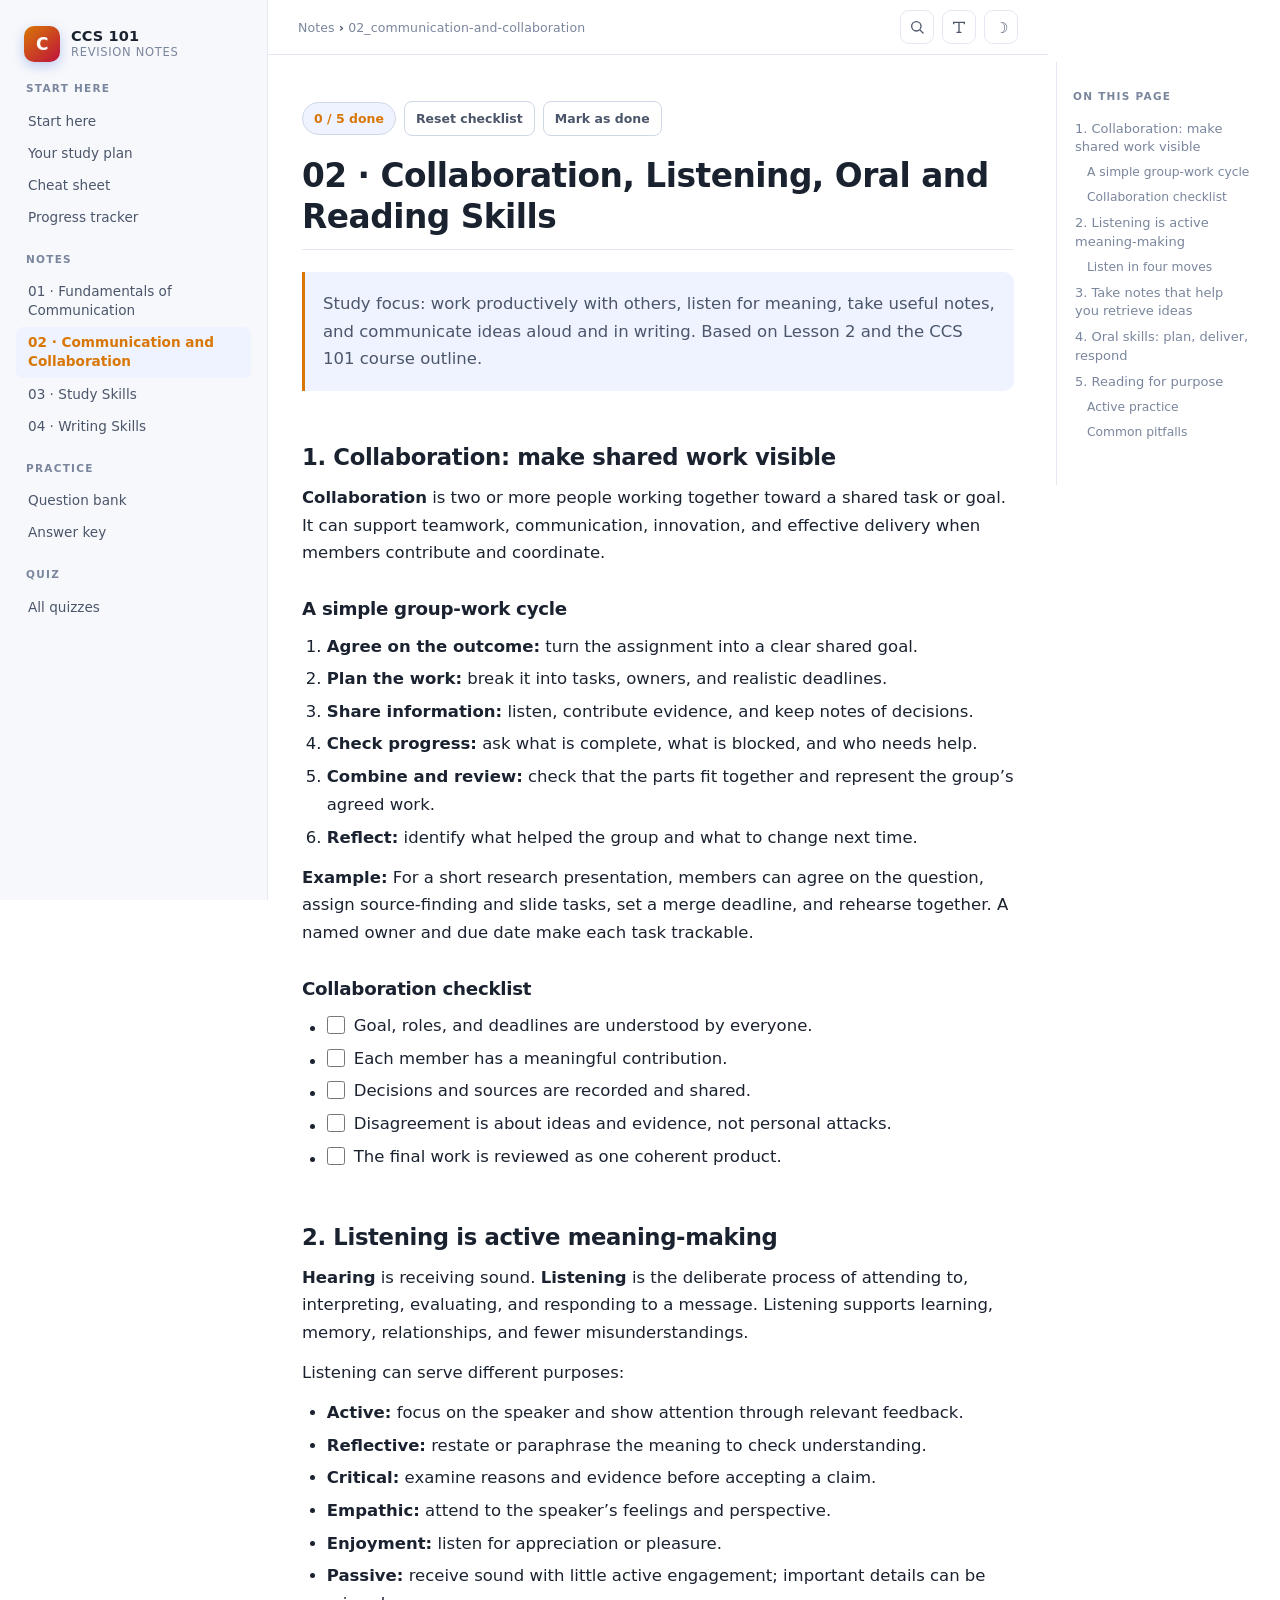
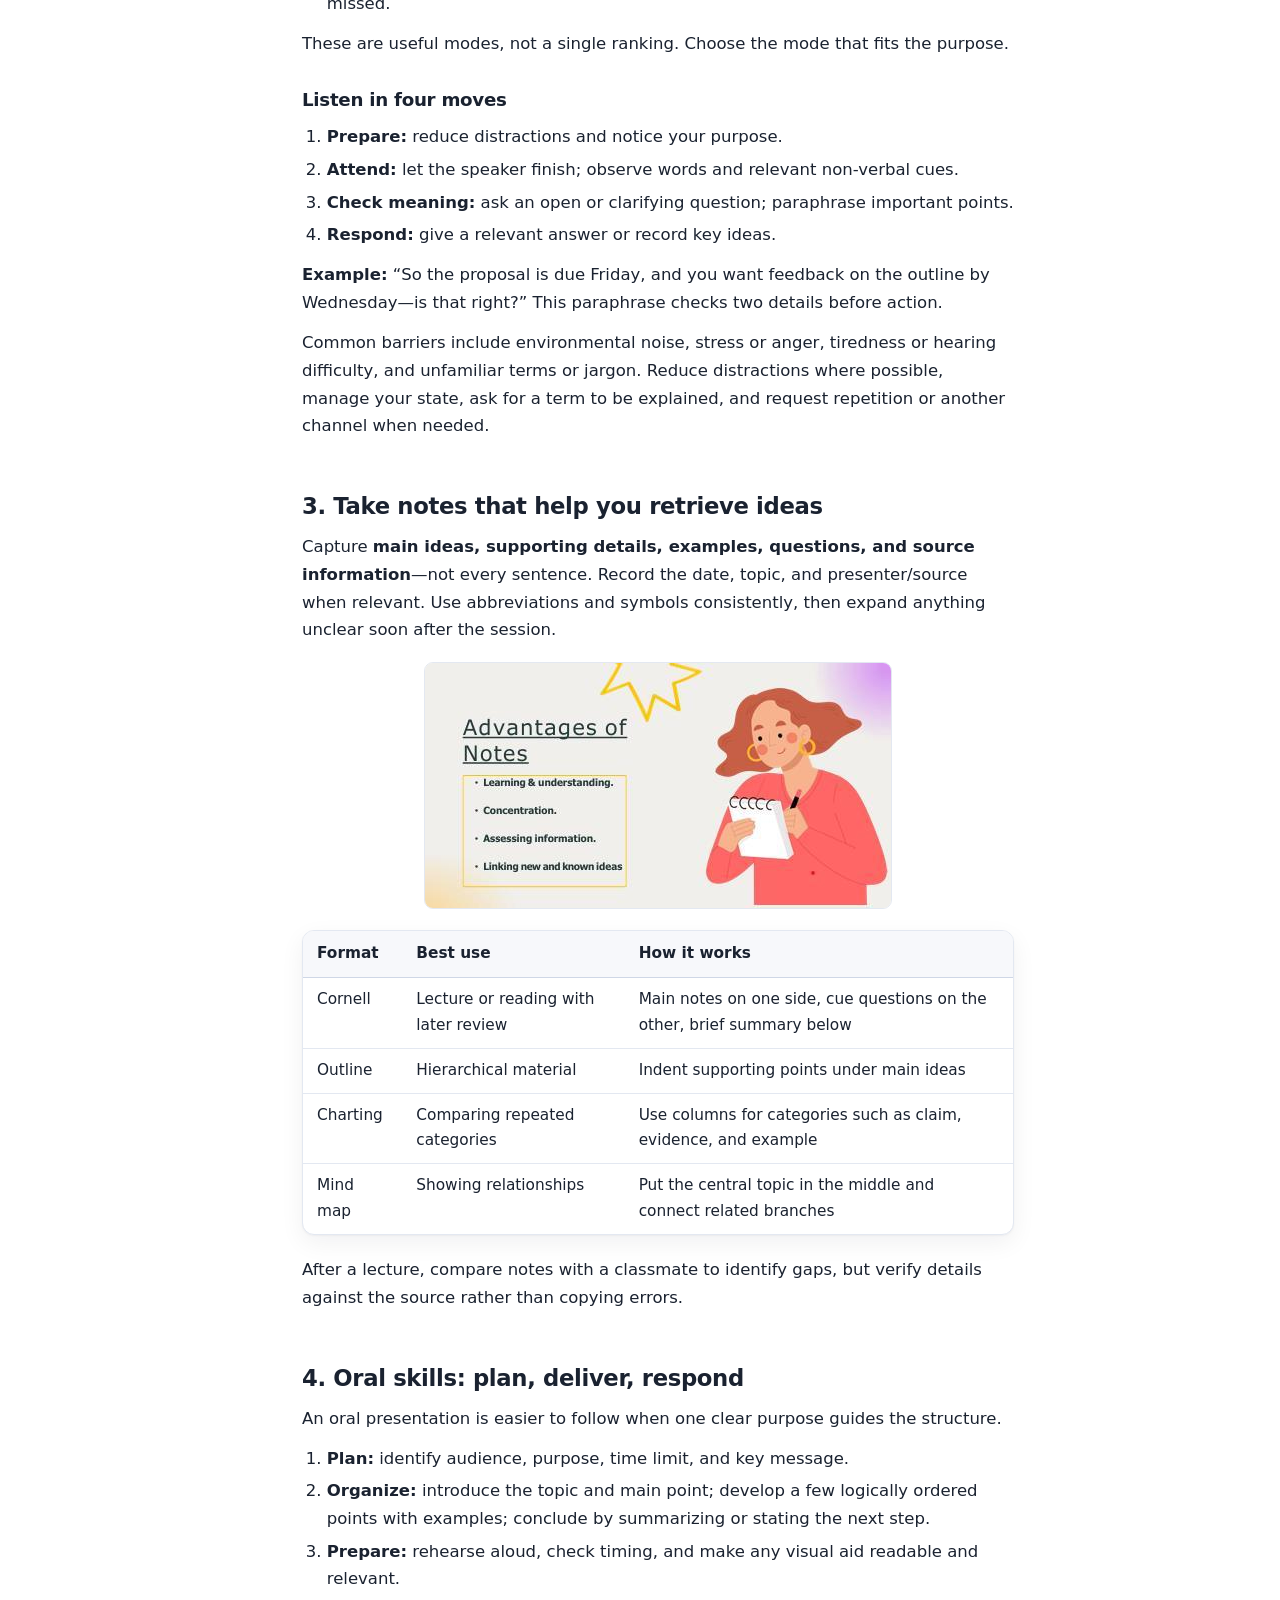
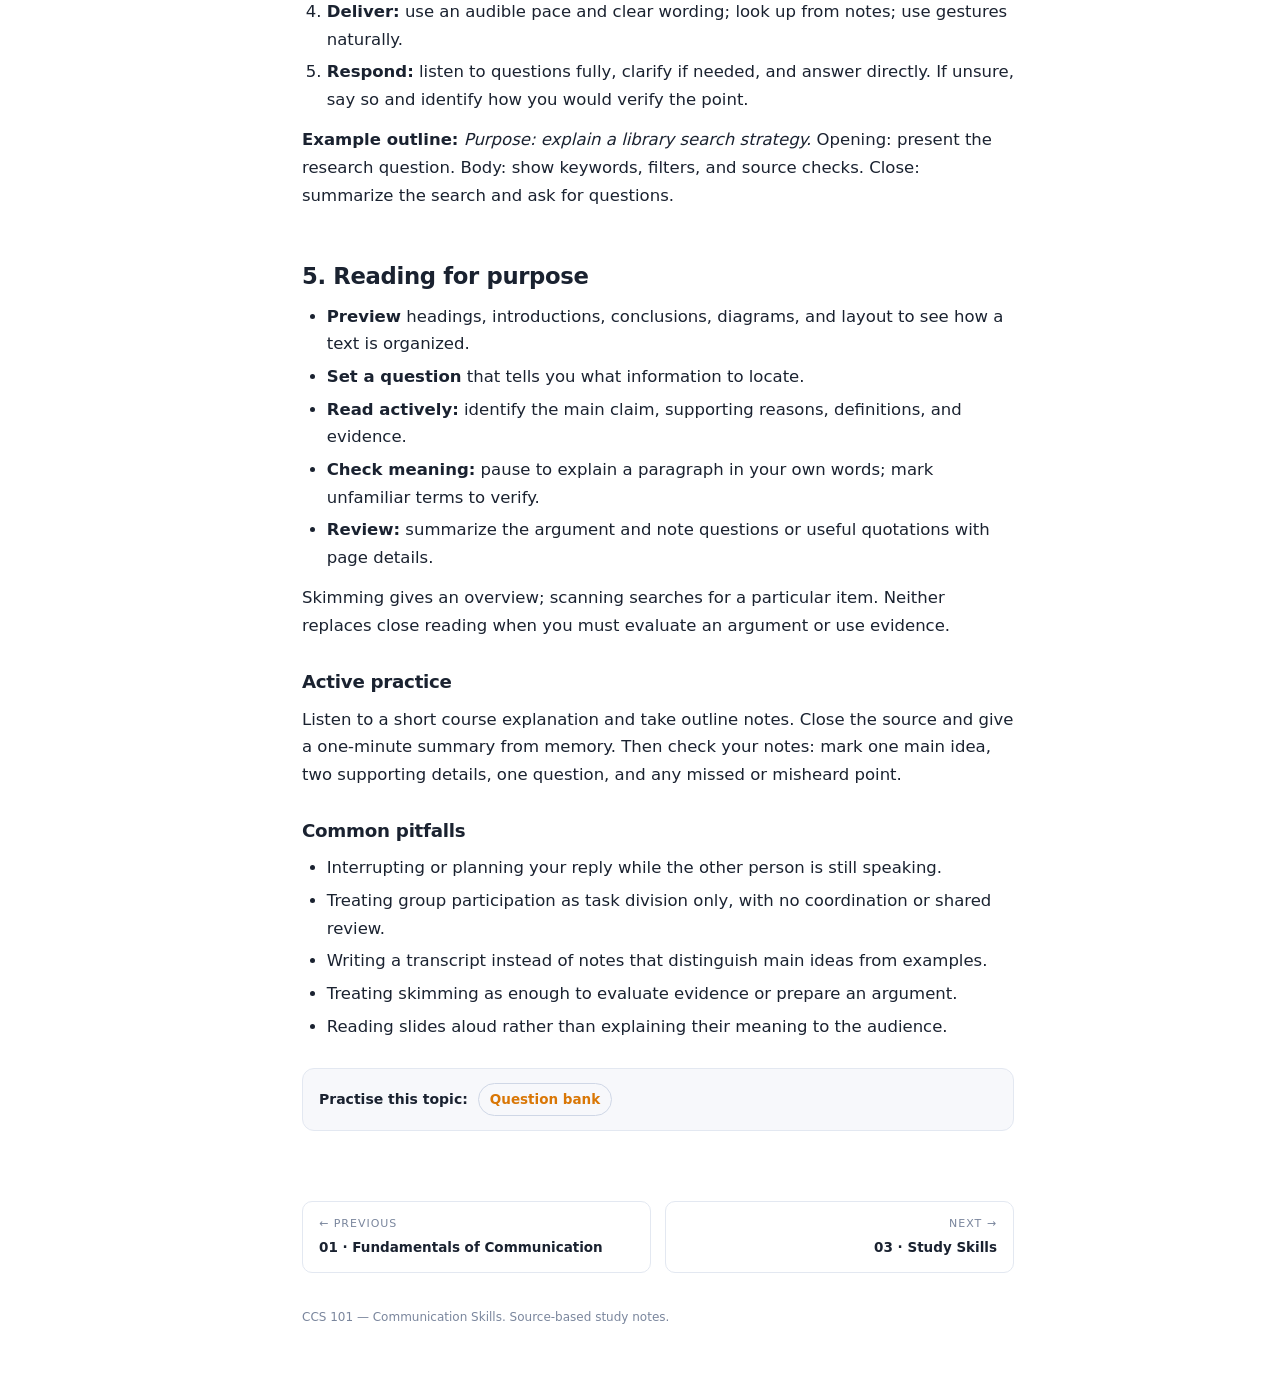
<file: docs/notes/02_communication-and-collaboration.html>
<!DOCTYPE html>
<html lang="en" data-theme="light">
<head>
<meta charset="utf-8">
<meta name="viewport" content="width=device-width, initial-scale=1">
<title>02 · Collaboration, Listening, Oral and Reading Skills · CCS 101 Revision</title>
<meta name="description" content="Study notes for CCS 101 Communication Skills, from academic communication to writing and study skills.">
<link rel="stylesheet" href="../assets/notes.css">
<link rel="stylesheet" href="../assets/theme.css">
</head>
<body data-page="notes/02_communication-and-collaboration.html" data-pages="[{&quot;label&quot;:&quot;01 · Fundamentals of Communication&quot;,&quot;href&quot;:&quot;01_fundamentals-of-communication.html&quot;,&quot;key&quot;:&quot;notes/01_fundamentals-of-communication.html&quot;},{&quot;label&quot;:&quot;02 · Communication and Collaboration&quot;,&quot;href&quot;:&quot;02_communication-and-collaboration.html&quot;,&quot;key&quot;:&quot;notes/02_communication-and-collaboration.html&quot;},{&quot;label&quot;:&quot;03 · Study Skills&quot;,&quot;href&quot;:&quot;03_study-skills.html&quot;,&quot;key&quot;:&quot;notes/03_study-skills.html&quot;},{&quot;label&quot;:&quot;04 · Writing Skills&quot;,&quot;href&quot;:&quot;04_writing-skills.html&quot;,&quot;key&quot;:&quot;notes/04_writing-skills.html&quot;}]">
<div class="progress" id="progress"></div>
<div class="layout">
<aside class="sidebar">
  <a class="brand" href="../index.html">
    <span class="brand-mark">C</span>
    <span class="brand-text"><strong>CCS 101</strong><span>Revision Notes</span></span>
  </a>
  <details class="nav-details" open>
    <summary>Contents</summary>
    <div class="nav-group"><div class="nav-head">Start here</div><a href="../START_HERE.html">Start here</a><a href="../YOUR_STUDY_PLAN.html">Your study plan</a><a href="../CHEAT_SHEET.html">Cheat sheet</a><a href="../PROGRESS_TRACKER.html">Progress tracker</a></div><div class="nav-group"><div class="nav-head">Notes</div><a href="../notes/01_fundamentals-of-communication.html">01 · Fundamentals of Communication</a><a href="../notes/02_communication-and-collaboration.html" class="active">02 · Communication and Collaboration</a><a href="../notes/03_study-skills.html">03 · Study Skills</a><a href="../notes/04_writing-skills.html">04 · Writing Skills</a></div><div class="nav-group"><div class="nav-head">Practice</div><a href="../practice/QUESTION_BANK.html">Question bank</a><a href="../practice/ANSWER_KEY.html">Answer key</a></div><div class="nav-group"><div class="nav-head">Quiz</div><a href="../quiz/index.html">All quizzes</a></div>
  </details>
</aside>
<main class="main">
  <div class="topbar">
    <span class="crumb">Notes <b>&rsaquo;</b> 02_communication-and-collaboration</span>
    <div class="topbar-actions">
      <button class="icon-btn" id="searchBtn" title="Search all pages (Ctrl+K)" aria-label="Search all pages">
        <svg viewBox="0 0 24 24" width="16" height="16" fill="none" stroke="currentColor" stroke-width="2" stroke-linecap="round" aria-hidden="true"><circle cx="11" cy="11" r="7"></circle><path d="M21 21l-4.3-4.3"></path></svg>
      </button>
      <button class="icon-btn" id="findBtn" title="Find on this page (Ctrl+Alt+F)" aria-label="Find on this page">
        <svg viewBox="0 0 24 24" width="16" height="16" fill="none" stroke="currentColor" stroke-width="2" stroke-linecap="round" aria-hidden="true"><path d="M4 7V5h16v2M9 20h6M12 5v15"></path></svg>
      </button>
      <button class="theme-btn" id="themeBtn" title="Switch light / dark" aria-label="Switch theme">&#9789;</button>
    </div>
  </div>
  <article class="content">
<div class="page-tools"><span class="check-count" id="checkCount">0 / 5 done</span><button type="button" class="reset-btn" id="resetChecks">Reset checklist</button><button type="button" class="done-btn" id="markDone">Mark as done</button></div>
<h1 id="02-collaboration-listening-oral-and-reading-skills">02 · Collaboration, Listening, Oral and Reading Skills</h1>
<blockquote><p>Study focus: work productively with others, listen for meaning, take useful notes, and communicate ideas aloud and in writing. Based on Lesson 2 and the CCS 101 course outline.</p></blockquote>
<h2 id="1-collaboration-make-shared-work-visible">1. Collaboration: make shared work visible</h2>
<p><strong>Collaboration</strong> is two or more people working together toward a shared task or goal. It can support teamwork, communication, innovation, and effective delivery when members contribute and coordinate.</p>
<h3 id="a-simple-group-work-cycle">A simple group-work cycle</h3>
<ol>
<li><strong>Agree on the outcome:</strong> turn the assignment into a clear shared goal.</li>
<li><strong>Plan the work:</strong> break it into tasks, owners, and realistic deadlines.</li>
<li><strong>Share information:</strong> listen, contribute evidence, and keep notes of decisions.</li>
<li><strong>Check progress:</strong> ask what is complete, what is blocked, and who needs help.</li>
<li><strong>Combine and review:</strong> check that the parts fit together and represent the group’s agreed work.</li>
<li><strong>Reflect:</strong> identify what helped the group and what to change next time.</li>
</ol>
<p><strong>Example:</strong> For a short research presentation, members can agree on the question, assign source-finding and slide tasks, set a merge deadline, and rehearse together. A named owner and due date make each task trackable.</p>
<h3 id="collaboration-checklist">Collaboration checklist</h3>
<ul>
<li><label class="task"><input type="checkbox" class="task-check" id="task1" data-task="task1"> <span class="task-text">Goal, roles, and deadlines are understood by everyone.</span></label> </li>
<li><label class="task"><input type="checkbox" class="task-check" id="task2" data-task="task2"> <span class="task-text">Each member has a meaningful contribution.</span></label> </li>
<li><label class="task"><input type="checkbox" class="task-check" id="task3" data-task="task3"> <span class="task-text">Decisions and sources are recorded and shared.</span></label> </li>
<li><label class="task"><input type="checkbox" class="task-check" id="task4" data-task="task4"> <span class="task-text">Disagreement is about ideas and evidence, not personal attacks.</span></label> </li>
<li><label class="task"><input type="checkbox" class="task-check" id="task5" data-task="task5"> <span class="task-text">The final work is reviewed as one coherent product.</span></label> </li>
</ul>
<h2 id="2-listening-is-active-meaning-making">2. Listening is active meaning-making</h2>
<p><strong>Hearing</strong> is receiving sound. <strong>Listening</strong> is the deliberate process of attending to, interpreting, evaluating, and responding to a message. Listening supports learning, memory, relationships, and fewer misunderstandings.</p>
<p>Listening can serve different purposes:</p>
<ul>
<li><strong>Active:</strong> focus on the speaker and show attention through relevant feedback.</li>
<li><strong>Reflective:</strong> restate or paraphrase the meaning to check understanding.</li>
<li><strong>Critical:</strong> examine reasons and evidence before accepting a claim.</li>
<li><strong>Empathic:</strong> attend to the speaker’s feelings and perspective.</li>
<li><strong>Enjoyment:</strong> listen for appreciation or pleasure.</li>
<li><strong>Passive:</strong> receive sound with little active engagement; important details can be missed.</li>
</ul>
<p>These are useful modes, not a single ranking. Choose the mode that fits the purpose.</p>
<h3 id="listen-in-four-moves">Listen in four moves</h3>
<ol>
<li><strong>Prepare:</strong> reduce distractions and notice your purpose.</li>
<li><strong>Attend:</strong> let the speaker finish; observe words and relevant non-verbal cues.</li>
<li><strong>Check meaning:</strong> ask an open or clarifying question; paraphrase important points.</li>
<li><strong>Respond:</strong> give a relevant answer or record key ideas.</li>
</ol>
<p><strong>Example:</strong> “So the proposal is due Friday, and you want feedback on the outline by Wednesday—is that right?” This paraphrase checks two details before action.</p>
<p>Common barriers include environmental noise, stress or anger, tiredness or hearing difficulty, and unfamiliar terms or jargon. Reduce distractions where possible, manage your state, ask for a term to be explained, and request repetition or another channel when needed.</p>
<h2 id="3-take-notes-that-help-you-retrieve-ideas">3. Take notes that help you retrieve ideas</h2>
<p>Capture <strong>main ideas, supporting details, examples, questions, and source information</strong>—not every sentence. Record the date, topic, and presenter/source when relevant. Use abbreviations and symbols consistently, then expand anything unclear soon after the session.</p>
<p><img class="note-figure" src="../assets/figures/lesson-2-p20-i01.jpg" alt="Course figure: note-taking supports learning and understanding, concentration, assessing information, and linking new ideas with known ideas" loading="lazy" decoding="async"></p>
<div class="table-wrap"><table>
<thead><tr><th style="text-align:left">Format</th><th style="text-align:left">Best use</th><th style="text-align:left">How it works</th></tr></thead>
<tbody>
<tr><td style="text-align:left">Cornell</td><td style="text-align:left">Lecture or reading with later review</td><td style="text-align:left">Main notes on one side, cue questions on the other, brief summary below</td></tr>
<tr><td style="text-align:left">Outline</td><td style="text-align:left">Hierarchical material</td><td style="text-align:left">Indent supporting points under main ideas</td></tr>
<tr><td style="text-align:left">Charting</td><td style="text-align:left">Comparing repeated categories</td><td style="text-align:left">Use columns for categories such as claim, evidence, and example</td></tr>
<tr><td style="text-align:left">Mind map</td><td style="text-align:left">Showing relationships</td><td style="text-align:left">Put the central topic in the middle and connect related branches</td></tr>
</tbody></table></div>
<p>After a lecture, compare notes with a classmate to identify gaps, but verify details against the source rather than copying errors.</p>
<h2 id="4-oral-skills-plan-deliver-respond">4. Oral skills: plan, deliver, respond</h2>
<p>An oral presentation is easier to follow when one clear purpose guides the structure.</p>
<ol>
<li><strong>Plan:</strong> identify audience, purpose, time limit, and key message.</li>
<li><strong>Organize:</strong> introduce the topic and main point; develop a few logically ordered points with examples; conclude by summarizing or stating the next step.</li>
<li><strong>Prepare:</strong> rehearse aloud, check timing, and make any visual aid readable and relevant.</li>
<li><strong>Deliver:</strong> use an audible pace and clear wording; look up from notes; use gestures naturally.</li>
<li><strong>Respond:</strong> listen to questions fully, clarify if needed, and answer directly. If unsure, say so and identify how you would verify the point.</li>
</ol>
<p><strong>Example outline:</strong> <em>Purpose: explain a library search strategy.</em> Opening: present the research question. Body: show keywords, filters, and source checks. Close: summarize the search and ask for questions.</p>
<h2 id="5-reading-for-purpose">5. Reading for purpose</h2>
<ul>
<li><strong>Preview</strong> headings, introductions, conclusions, diagrams, and layout to see how a text is organized.</li>
<li><strong>Set a question</strong> that tells you what information to locate.</li>
<li><strong>Read actively:</strong> identify the main claim, supporting reasons, definitions, and evidence.</li>
<li><strong>Check meaning:</strong> pause to explain a paragraph in your own words; mark unfamiliar terms to verify.</li>
<li><strong>Review:</strong> summarize the argument and note questions or useful quotations with page details.</li>
</ul>
<p>Skimming gives an overview; scanning searches for a particular item. Neither replaces close reading when you must evaluate an argument or use evidence.</p>
<h3 id="active-practice">Active practice</h3>
<p>Listen to a short course explanation and take outline notes. Close the source and give a one-minute summary from memory. Then check your notes: mark one main idea, two supporting details, one question, and any missed or misheard point.</p>
<h3 id="common-pitfalls">Common pitfalls</h3>
<ul>
<li>Interrupting or planning your reply while the other person is still speaking.</li>
<li>Treating group participation as task division only, with no coordination or shared review.</li>
<li>Writing a transcript instead of notes that distinguish main ideas from examples.</li>
<li>Treating skimming as enough to evaluate evidence or prepare an argument.</li>
<li>Reading slides aloud rather than explaining their meaning to the audience.</li>
</ul>
<div class="practice-links"><span>Practise this topic:</span><a href="../practice/QUESTION_BANK.html">Question bank</a></div>

  </article>
<nav class="pager"><a class="prev" href="../notes/01_fundamentals-of-communication.html"><span class="dir">&larr; Previous</span><span class="name">01 · Fundamentals of Communication</span></a><a class="next" href="../notes/03_study-skills.html"><span class="dir">Next &rarr;</span><span class="name">03 · Study Skills</span></a></nav>
  <footer class="foot">
    CCS 101 — Communication Skills. Source-based study notes.
  </footer>
</main>
<aside class="toc">
  <div class="toc-title">On this page</div>
  <a href="#1-collaboration-make-shared-work-visible">1. Collaboration: make shared work visible</a><a href="#a-simple-group-work-cycle" class="toc-h3">A simple group-work cycle</a><a href="#collaboration-checklist" class="toc-h3">Collaboration checklist</a><a href="#2-listening-is-active-meaning-making">2. Listening is active meaning-making</a><a href="#listen-in-four-moves" class="toc-h3">Listen in four moves</a><a href="#3-take-notes-that-help-you-retrieve-ideas">3. Take notes that help you retrieve ideas</a><a href="#4-oral-skills-plan-deliver-respond">4. Oral skills: plan, deliver, respond</a><a href="#5-reading-for-purpose">5. Reading for purpose</a><a href="#active-practice" class="toc-h3">Active practice</a><a href="#common-pitfalls" class="toc-h3">Common pitfalls</a>
</aside>
</div>
<div class="search-overlay" id="searchOverlay" hidden>
  <div class="search-modal" role="dialog" aria-label="Search">
    <div class="search-bar">
      <svg viewBox="0 0 24 24" width="18" height="18" fill="none" stroke="currentColor" stroke-width="2" stroke-linecap="round" aria-hidden="true"><circle cx="11" cy="11" r="7"></circle><path d="M21 21l-4.3-4.3"></path></svg>
      <input id="searchInput" type="search" placeholder="Search every page, section and quiz&hellip;" autocomplete="off" aria-label="Search all pages">
      <kbd>Esc</kbd>
    </div>
    <div class="search-results" id="searchResults"></div>
    <div class="search-foot"><span>&uarr;&darr; choose</span><span>Enter open</span><span>Esc close</span></div>
  </div>
</div>
<div class="findbar" id="findBar" hidden>
  <div class="find-inner">
    <svg viewBox="0 0 24 24" width="15" height="15" fill="none" stroke="currentColor" stroke-width="2" stroke-linecap="round" aria-hidden="true"><path d="M4 7V5h16v2M9 20h6M12 5v15"></path></svg>
    <input id="findInput" type="search" placeholder="Find on this page&hellip;" autocomplete="off" aria-label="Find on this page">
    <span class="find-count" id="findCount"></span>
    <button class="mini-btn" id="findPrev" title="Previous match" aria-label="Previous match">&uarr;</button>
    <button class="mini-btn" id="findNext" title="Next match" aria-label="Next match">&darr;</button>
    <button class="mini-btn" id="findClose" title="Close (Esc)" aria-label="Close find">&times;</button>
  </div>
</div>
<script src="../assets/search-index.js"></script>
<script>
(function () {
  var root = document.documentElement;
  try {
    var saved = localStorage.getItem('ccs101-theme');
    if (saved) root.setAttribute('data-theme', saved);
  } catch (e) {}

  var btn = document.getElementById('themeBtn');
  if (btn) btn.addEventListener('click', function () {
    var next = root.getAttribute('data-theme') === 'dark' ? 'light' : 'dark';
    root.setAttribute('data-theme', next);
    btn.textContent = next === 'dark' ? '\u2600' : '\u263D';
    try { localStorage.setItem('ccs101-theme', next); } catch (e) {}
  });

  var bar = document.getElementById('progress');
  if (bar) window.addEventListener('scroll', function () {
    var h = document.documentElement;
    var max = h.scrollHeight - h.clientHeight;
    bar.style.width = (max > 0 ? (h.scrollTop / max) * 100 : 0) + '%';
  }, { passive: true });

  // highlight the current section in the right-hand table of contents
  var links = [].slice.call(document.querySelectorAll('.toc a'));
  if (links.length) {
    var heads = links.map(function (a) { return document.getElementById(a.getAttribute('href').slice(1)); });
    window.addEventListener('scroll', function () {
      var best = -1;
      for (var i = 0; i < heads.length; i++) {
        if (heads[i] && heads[i].getBoundingClientRect().top < 120) best = i;
      }
      links.forEach(function (a, i) { a.classList.toggle('active', i === best); });
    }, { passive: true });
  }

  // on phones, start with the contents menu collapsed
  var det = document.querySelector('.nav-details');
  if (det && window.innerWidth < 1000) det.removeAttribute('open');

  // ---- interactive checklist -------------------------------------------
  var pageId  = document.body.getAttribute('data-page') || location.pathname;
  var checks  = [].slice.call(document.querySelectorAll('.task-check'));
  var countEl = document.getElementById('checkCount');
  var resetBtn = document.getElementById('resetChecks');

  function checkKey(el) { return 'ccs101:task:' + pageId + ':' + el.getAttribute('data-task'); }
  function updateCount() {
    if (!countEl) return;
    var done = checks.filter(function (c) { return c.checked; }).length;
    countEl.textContent = done + ' / ' + checks.length + ' done';
    countEl.classList.toggle('all', checks.length > 0 && done === checks.length);
  }
  checks.forEach(function (c) {
    try { if (localStorage.getItem(checkKey(c)) === '1') c.checked = true; } catch (e) {}
    c.addEventListener('change', function () {
      try { localStorage.setItem(checkKey(c), c.checked ? '1' : '0'); } catch (e) {}
      updateCount();
    });
  });
  updateCount();
  if (resetBtn) resetBtn.addEventListener('click', function () {
    checks.forEach(function (c) {
      c.checked = false;
      try { localStorage.removeItem(checkKey(c)); } catch (e) {}
    });
    updateCount();
  });

  // ---- fill-in blanks ---------------------------------------------------
  var blanks = [].slice.call(document.querySelectorAll('input.blank'));
  blanks.forEach(function (b) {
    var k = 'ccs101:blank:' + pageId + ':' + b.getAttribute('data-blank');
    try {
      var v = localStorage.getItem(k);
      if (v !== null) b.value = v;
    } catch (e) {}
    b.addEventListener('input', function () {
      try { localStorage.setItem(k, b.value); } catch (e) {}
      if (b.getAttribute('data-kind') === 'date') updateDays();
    });
  });

  function updateDays() {
    var date = document.querySelector('input.blank[data-kind="date"]');
    var days = document.querySelector('input.blank[data-kind="days"]');
    if (!date || !days) return;
    if (!date.value) { days.value = ''; return; }
    var d = new Date(date.value + 'T00:00:00');
    if (isNaN(d.getTime())) { days.value = ''; return; }
    var today = new Date();
    today.setHours(0, 0, 0, 0);
    days.value = String(Math.round((d - today) / 86400000));
  }
  updateDays();

  // ---- mark as done + progress panel -----------------------------------
  var doneBtn = document.getElementById('markDone');
  var doneKey = 'ccs101:done:' + pageId;
  function isDone() { try { return localStorage.getItem(doneKey) === '1'; } catch (e) { return false; } }
  function paintDone() {
    if (!doneBtn) return;
    doneBtn.textContent = isDone() ? '\u2713 Done' : 'Mark as done';
    doneBtn.classList.toggle('is-done', isDone());
  }
  if (doneBtn) doneBtn.addEventListener('click', function () {
    try { localStorage.setItem(doneKey, isDone() ? '0' : '1'); } catch (e) {}
    paintDone();
    renderPanel();
  });
  paintDone();

  var panel = document.getElementById('donePanel');
  var pages = [];
  try { pages = JSON.parse(document.body.getAttribute('data-pages') || '[]'); } catch (e) {}
  function renderPanel() {
    if (!panel || !pages.length) return;
    panel.innerHTML = '';
    var n = 0;
    pages.forEach(function (p) {
      try { if (localStorage.getItem('ccs101:done:' + p.key) === '1') n++; } catch (e) {}
    });
    var head = document.createElement('p');
    head.className = 'done-summary';
    head.textContent = n + ' / ' + pages.length + ' pages marked done';
    panel.appendChild(head);

    var list = document.createElement('ul');
    list.className = 'done-list';
    pages.forEach(function (p) {
      var li = document.createElement('li');
      var a = document.createElement('a');
      a.href = p.href;
      a.textContent = p.label;
      var s = document.createElement('span');
      var d = false;
      try { d = localStorage.getItem('ccs101:done:' + p.key) === '1'; } catch (e) {}
      s.className = 'done-flag' + (d ? ' yes' : '');
      s.textContent = d ? '\u2713 done' : 'not done';
      li.appendChild(a);
      li.appendChild(s);
      list.appendChild(li);
    });
    panel.appendChild(list);
  }
  renderPanel();

  // ---- multiple-choice quizzes -----------------------------------------
  var quiz = document.querySelector('.quiz');
  if (quiz) {
    var quizId = quiz.getAttribute('data-quiz');
    var total  = parseInt(quiz.getAttribute('data-total'), 10) || 0;
    var correct = 0;
    var answered = 0;
    var bestKey = 'ccs101:quiz:' + quizId;
    var nowEl = quiz.querySelector('.quiz-now');
    var bestEl = quiz.querySelector('.quiz-best');

    function readBest() {
      try { return parseInt(localStorage.getItem(bestKey) || '0', 10) || 0; } catch (e) { return 0; }
    }
    function paintBest() {
      if (bestEl) bestEl.textContent = 'Best: ' + readBest() + ' / ' + total;
    }
    paintBest();

    [].slice.call(quiz.querySelectorAll('.quiz-q')).forEach(function (q) {
      var answer = parseInt(q.getAttribute('data-answer'), 10);
      var feedback = q.querySelector('.quiz-feedback');
      var why = q.querySelector('.quiz-why');
      var opts = [].slice.call(q.querySelectorAll('.quiz-opt'));
      opts.forEach(function (btn) {
        btn.addEventListener('click', function () {
          if (q.classList.contains('answered')) return;
          q.classList.add('answered');
          var pick = parseInt(btn.getAttribute('data-i'), 10);
          opts.forEach(function (b) {
            b.disabled = true;
            if (parseInt(b.getAttribute('data-i'), 10) === answer) b.classList.add('correct');
          });
          if (pick === answer) {
            correct++;
            feedback.className = 'quiz-feedback good';
          } else {
            btn.classList.add('wrong');
            feedback.className = 'quiz-feedback bad';
          }
          feedback.textContent = (pick === answer ? 'Correct. ' : 'Not quite. ') + (why ? why.textContent : '');
          feedback.hidden = false;
          answered++;
          if (nowEl) nowEl.textContent = correct + ' / ' + total;
          if (answered === total) {
            var best = readBest();
            if (correct > best) {
              try { localStorage.setItem(bestKey, String(correct)); } catch (e) {}
              paintBest();
            }
          }
        });
      });
    });

    var retry = quiz.querySelector('.quiz-retry');
    if (retry) retry.addEventListener('click', function () {
      correct = 0;
      answered = 0;
      if (nowEl) nowEl.textContent = '0 / ' + total;
      [].slice.call(quiz.querySelectorAll('.quiz-q')).forEach(function (q) {
        q.classList.remove('answered');
        var f = q.querySelector('.quiz-feedback');
        f.hidden = true;
        f.textContent = '';
        f.className = 'quiz-feedback';
        [].slice.call(q.querySelectorAll('.quiz-opt')).forEach(function (b) {
          b.disabled = false;
          b.classList.remove('correct', 'wrong');
        });
      });
    });
  }

  // print shows the answers so the PDF is a complete revision sheet
  window.addEventListener('beforeprint', function () {
    [].slice.call(document.querySelectorAll('details.reveal')).forEach(function (d) {
      d.setAttribute('data-was-open', d.open ? '1' : '0');
      d.open = true;
    });
  });
  window.addEventListener('afterprint', function () {
    [].slice.call(document.querySelectorAll('details.reveal')).forEach(function (d) {
      if (d.getAttribute('data-was-open') === '0') d.open = false;
    });
  });
})();
</script>
<script>
(function () {
  var SITE_ROOT = '../';

  // ---- flip cards ----------------------------------------------------------
  [].slice.call(document.querySelectorAll('.flipcard')).forEach(function (card) {
    card.addEventListener('click', function () { card.classList.toggle('flipped'); });
  });

  // ---- inline multiple choice ----------------------------------------------
  [].slice.call(document.querySelectorAll('.mcq')).forEach(function (box) {
    var fb = box.querySelector('.mcq-feedback');
    [].slice.call(box.querySelectorAll('.mcq-opt')).forEach(function (btn) {
      btn.addEventListener('click', function () {
        if (box.classList.contains('answered')) return;
        box.classList.add('answered');
        var correct = btn.getAttribute('data-correct') === 'true';
        [].slice.call(box.querySelectorAll('.mcq-opt')).forEach(function (b) {
          b.disabled = true;
          if (b.getAttribute('data-correct') === 'true') b.classList.add('correct');
        });
        if (!correct) btn.classList.add('wrong');
        var why = btn.getAttribute('data-why') || '';
        fb.textContent = (correct ? 'Correct. ' : 'Not quite. ') + why;
        fb.className = 'mcq-feedback ' + (correct ? 'good' : 'bad');
        fb.hidden = false;
      });
    });
  });

  // ---- true / false ----------------------------------------------------------
  [].slice.call(document.querySelectorAll('.tf')).forEach(function (box) {
    var fb = box.querySelector('.tf-feedback');
    var answer = box.getAttribute('data-answer') === 'false' ? 'false' : 'true';
    [].slice.call(box.querySelectorAll('.tf-btn')).forEach(function (btn) {
      btn.addEventListener('click', function () {
        if (box.classList.contains('answered')) return;
        box.classList.add('answered');
        var correct = btn.getAttribute('data-pick') === answer;
        [].slice.call(box.querySelectorAll('.tf-btn')).forEach(function (b) {
          b.disabled = true;
          if (b.getAttribute('data-pick') === answer) b.classList.add('correct');
        });
        if (!correct) btn.classList.add('wrong');
        fb.textContent = (correct ? 'Correct. ' : 'Not quite. ') + (box.getAttribute('data-why') || '');
        fb.className = 'tf-feedback ' + (correct ? 'good' : 'bad');
        fb.hidden = false;
      });
    });
  });

  // ---- step-by-step solutions -------------------------------------------------
  [].slice.call(document.querySelectorAll('.steps')).forEach(function (box) {
    [].slice.call(box.querySelectorAll('.step-head')).forEach(function (h) {
      h.addEventListener('click', function () { h.parentNode.classList.toggle('open'); });
    });
    var all = box.querySelector('.steps-all');
    if (all) all.addEventListener('click', function () {
      [].slice.call(box.querySelectorAll('.step')).forEach(function (s) { s.classList.add('open'); });
      all.disabled = true;
      all.textContent = 'All steps revealed';
    });
  });

  // ---- full-text search overlay ------------------------------------------------
  var INDEX = window.SEARCH_INDEX || [];
  var overlay = document.getElementById('searchOverlay');
  var sInput = document.getElementById('searchInput');
  var sResults = document.getElementById('searchResults');
  var sSel = -1;

  function escHtml(s) {
    return String(s).replace(/[&<>"]/g, function (c) {
      return { '&': '&amp;', '<': '&lt;', '>': '&gt;', '"': '&quot;' }[c];
    });
  }

  function runSearch(query) {
    var terms = query.toLowerCase().split(/\s+/).filter(function (t) { return t; });
    if (!terms.length) return [];
    var ql = query.toLowerCase();
    var hits = [];
    for (var n = 0; n < INDEX.length; n++) {
      var e = INDEX[n];
      var t = (e.t || '').toLowerCase();
      var h = (e.h || '').toLowerCase();
      var x = (e.x || '').toLowerCase();
      var score = 0, ok = true, firstPos = -1;
      for (var i = 0; i < terms.length; i++) {
        var term = terms[i];
        var pt = t.indexOf(term), ph = h.indexOf(term), px = x.indexOf(term);
        if (pt < 0 && ph < 0 && px < 0) { ok = false; break; }
        if (pt >= 0) score += 8;
        if (ph >= 0) score += 5;
        if (px >= 0) { score += 1; if (firstPos < 0) firstPos = px; }
      }
      if (!ok) continue;
      if (ql.length > 3 && x.indexOf(ql) >= 0) score += 6;
      if (h.indexOf(ql) >= 0) score += 4;
      hits.push({ e: e, score: score, pos: firstPos });
    }
    hits.sort(function (a, b) { return b.score - a.score; });
    return hits.slice(0, 24);
  }

  function snippetHtml(e, pos, query) {
    var x = e.x || '';
    if (pos < 0) pos = 0;
    var start = Math.max(0, pos - 60);
    var end = Math.min(x.length, pos + 150);
    var raw = (start > 0 ? '\u2026' : '') + x.substring(start, end) + (end < x.length ? '\u2026' : '');
    var html = escHtml(raw);
    var terms = query.toLowerCase().split(/\s+/).filter(function (t) { return t; })
      .sort(function (a, b) { return b.length - a.length; });
    for (var i = 0; i < terms.length; i++) {
      var t = terms[i].replace(/[.*+?^${}()|[\]\\]/g, '\\$&');
      html = html.replace(new RegExp('(' + t + ')', 'gi'), '<mark>$1</mark>');
    }
    return html;
  }

  function addHit(hit, query) {
    var e = hit.e;
    var a = document.createElement('a');
    a.className = 'sr-item';
    a.href = SITE_ROOT + e.u + (e.i ? '#' + e.i : '');
    var meta = e.g + (e.h ? ' \u00b7 ' + e.h : '');
    a.innerHTML =
      '<span class="sr-meta">' + escHtml(meta) + '</span>' +
      '<span class="sr-title">' + escHtml(e.t) + '</span>' +
      (query ? '<span class="sr-snippet">' + snippetHtml(e, hit.pos, query) + '</span>' : '');
    a.addEventListener('click', function () { closeSearch(); });
    sResults.appendChild(a);
  }

  function paintSearch(query) {
    sResults.innerHTML = '';
    if (!query.trim()) {
      var pages = [];
      for (var n = 0; n < INDEX.length; n++) {
        if (!INDEX[n].h) pages.push({ e: INDEX[n], pos: -1 });
      }
      pages.slice(0, 14).forEach(function (hit) { addHit(hit, ''); });
      return;
    }
    var hits = runSearch(query);
    if (!hits.length) {
      sResults.innerHTML = '<div class="sr-empty">Nothing matches &ldquo;' + escHtml(query) + '&rdquo;. Try a shorter word.</div>';
      return;
    }
    hits.forEach(function (hit) { addHit(hit, query); });
  }

  function paintSel() {
    var items = [].slice.call(sResults.querySelectorAll('.sr-item'));
    items.forEach(function (el, i) { el.classList.toggle('active', i === sSel); });
    if (sSel >= 0 && items[sSel]) items[sSel].scrollIntoView({ block: 'nearest' });
  }

  function openSearch() {
    if (!overlay) return;
    overlay.hidden = false;
    sInput.value = '';
    paintSearch('');
    sInput.focus();
  }
  function closeSearch() { if (overlay) overlay.hidden = true; }

  if (overlay && sInput && sResults) {
    document.getElementById('searchBtn').addEventListener('click', openSearch);
    overlay.addEventListener('mousedown', function (ev) {
      if (ev.target === overlay) closeSearch();
    });
    sInput.addEventListener('input', function () { paintSearch(sInput.value); });
    sInput.addEventListener('keydown', function (ev) {
      var items = [].slice.call(sResults.querySelectorAll('.sr-item'));
      if (ev.key === 'ArrowDown') { ev.preventDefault(); if (sSel < items.length - 1) sSel++; paintSel(); }
      else if (ev.key === 'ArrowUp') { ev.preventDefault(); if (sSel > 0) sSel--; paintSel(); }
      else if (ev.key === 'Enter') {
        ev.preventDefault();
        var target = items[sSel >= 0 ? sSel : 0];
        if (target) location.href = target.href;
      }
    });
  }

  // ---- find on this page --------------------------------------------------------
  var findBar = document.getElementById('findBar');
  var fInput = document.getElementById('findInput');
  var fCount = document.getElementById('findCount');
  var fMarks = [];
  var fCur = -1;
  var fTimer = null;

  function collectTextNodes(el, out) {
    var walker = document.createTreeWalker(el, NodeFilter.SHOW_TEXT, {
      acceptNode: function (n) {
        if (!n.nodeValue || !n.nodeValue.trim()) return NodeFilter.FILTER_REJECT;
        var p = n.parentNode;
        if (p && p.closest && p.closest('script,style,mark.find-m')) return NodeFilter.FILTER_REJECT;
        return NodeFilter.FILTER_ACCEPT;
      }
    });
    while (walker.nextNode()) out.push(walker.currentNode);
    return out;
  }

  function clearFind() {
    [].slice.call(document.querySelectorAll('mark.find-m')).forEach(function (m) {
      var parent = m.parentNode;
      if (!parent) return;
      parent.replaceChild(document.createTextNode(m.textContent), m);
      parent.normalize();
    });
    fMarks = [];
    fCur = -1;
  }

  function paintFindCount() {
    if (!fCount) return;
    if (fMarks.length) {
      fCount.textContent = (fCur + 1) + ' / ' + fMarks.length;
    } else {
      fCount.textContent = (fInput.value.trim().length >= 2 ? 'no match' : '');
    }
  }

  function showFind(i) {
    [].slice.call(document.querySelectorAll('mark.find-m.current')).forEach(function (m) {
      m.classList.remove('current');
    });
    if (i >= 0 && i < fMarks.length) {
      fCur = i;
      var m = fMarks[i];
      m.classList.add('current');
      m.scrollIntoView({ block: 'center' });
    }
    paintFindCount();
  }

  function doFind(q) {
    clearFind();
    if (q.trim().length < 2) { paintFindCount(); return; }
    var content = document.querySelector('.content') || document.body;
    var nodes = collectTextNodes(content, []);
    var ql = q.toLowerCase();
    nodes.forEach(function (node) {
      var text = node.nodeValue;
      var lower = text.toLowerCase();
      var idx = lower.indexOf(ql);
      if (idx < 0) return;
      var frag = document.createDocumentFragment();
      var pos = 0;
      while (idx >= 0) {
        frag.appendChild(document.createTextNode(text.substring(pos, idx)));
        var mk = document.createElement('mark');
        mk.className = 'find-m';
        mk.textContent = text.substring(idx, idx + ql.length);
        frag.appendChild(mk);
        fMarks.push(mk);
        pos = idx + ql.length;
        idx = lower.indexOf(ql, pos);
      }
      frag.appendChild(document.createTextNode(text.substring(pos)));
      node.parentNode.replaceChild(frag, node);
    });
    if (fMarks.length) showFind(0); else paintFindCount();
  }

  function openFind() {
    if (!findBar) return;
    findBar.hidden = false;
    fInput.focus();
    fInput.select();
  }
  function closeFind() {
    if (!findBar) return;
    findBar.hidden = true;
    clearFind();
    paintFindCount();
  }

  if (findBar && fInput) {
    document.getElementById('findBtn').addEventListener('click', openFind);
    document.getElementById('findClose').addEventListener('click', closeFind);
    document.getElementById('findPrev').addEventListener('click', function () {
      if (fMarks.length) showFind((fCur - 1 + fMarks.length) % fMarks.length);
    });
    document.getElementById('findNext').addEventListener('click', function () {
      if (fMarks.length) showFind((fCur + 1) % fMarks.length);
    });
    fInput.addEventListener('input', function () {
      if (fTimer) clearTimeout(fTimer);
      fTimer = setTimeout(function () { doFind(fInput.value); }, 150);
    });
    fInput.addEventListener('keydown', function (ev) {
      if (ev.key === 'Enter') {
        ev.preventDefault();
        if (fMarks.length) showFind((fCur + 1) % fMarks.length);
      } else if (ev.key === 'Escape') {
        closeFind();
      }
    });
  }

  // ---- global keyboard shortcuts --------------------------------------------------
  document.addEventListener('keydown', function (ev) {
    var inField = /^(input|textarea|select)$/i.test((ev.target && ev.target.tagName) || '');
    if ((ev.ctrlKey || ev.metaKey) && (ev.key === 'k' || ev.key === 'K')) {
      ev.preventDefault();
      if (overlay && overlay.hidden) openSearch(); else closeSearch();
    } else if (ev.ctrlKey && ev.altKey && (ev.key === 'f' || ev.key === 'F')) {
      ev.preventDefault();
      if (findBar && findBar.hidden) openFind(); else closeFind();
    } else if (ev.key === 'Escape') {
      if (overlay && !overlay.hidden) closeSearch();
      else if (findBar && !findBar.hidden) closeFind();
    } else if (ev.key === '/' && !inField && overlay && overlay.hidden) {
      ev.preventDefault();
      openSearch();
    }
  });
})();
</script>
</body>
</html>
</file>
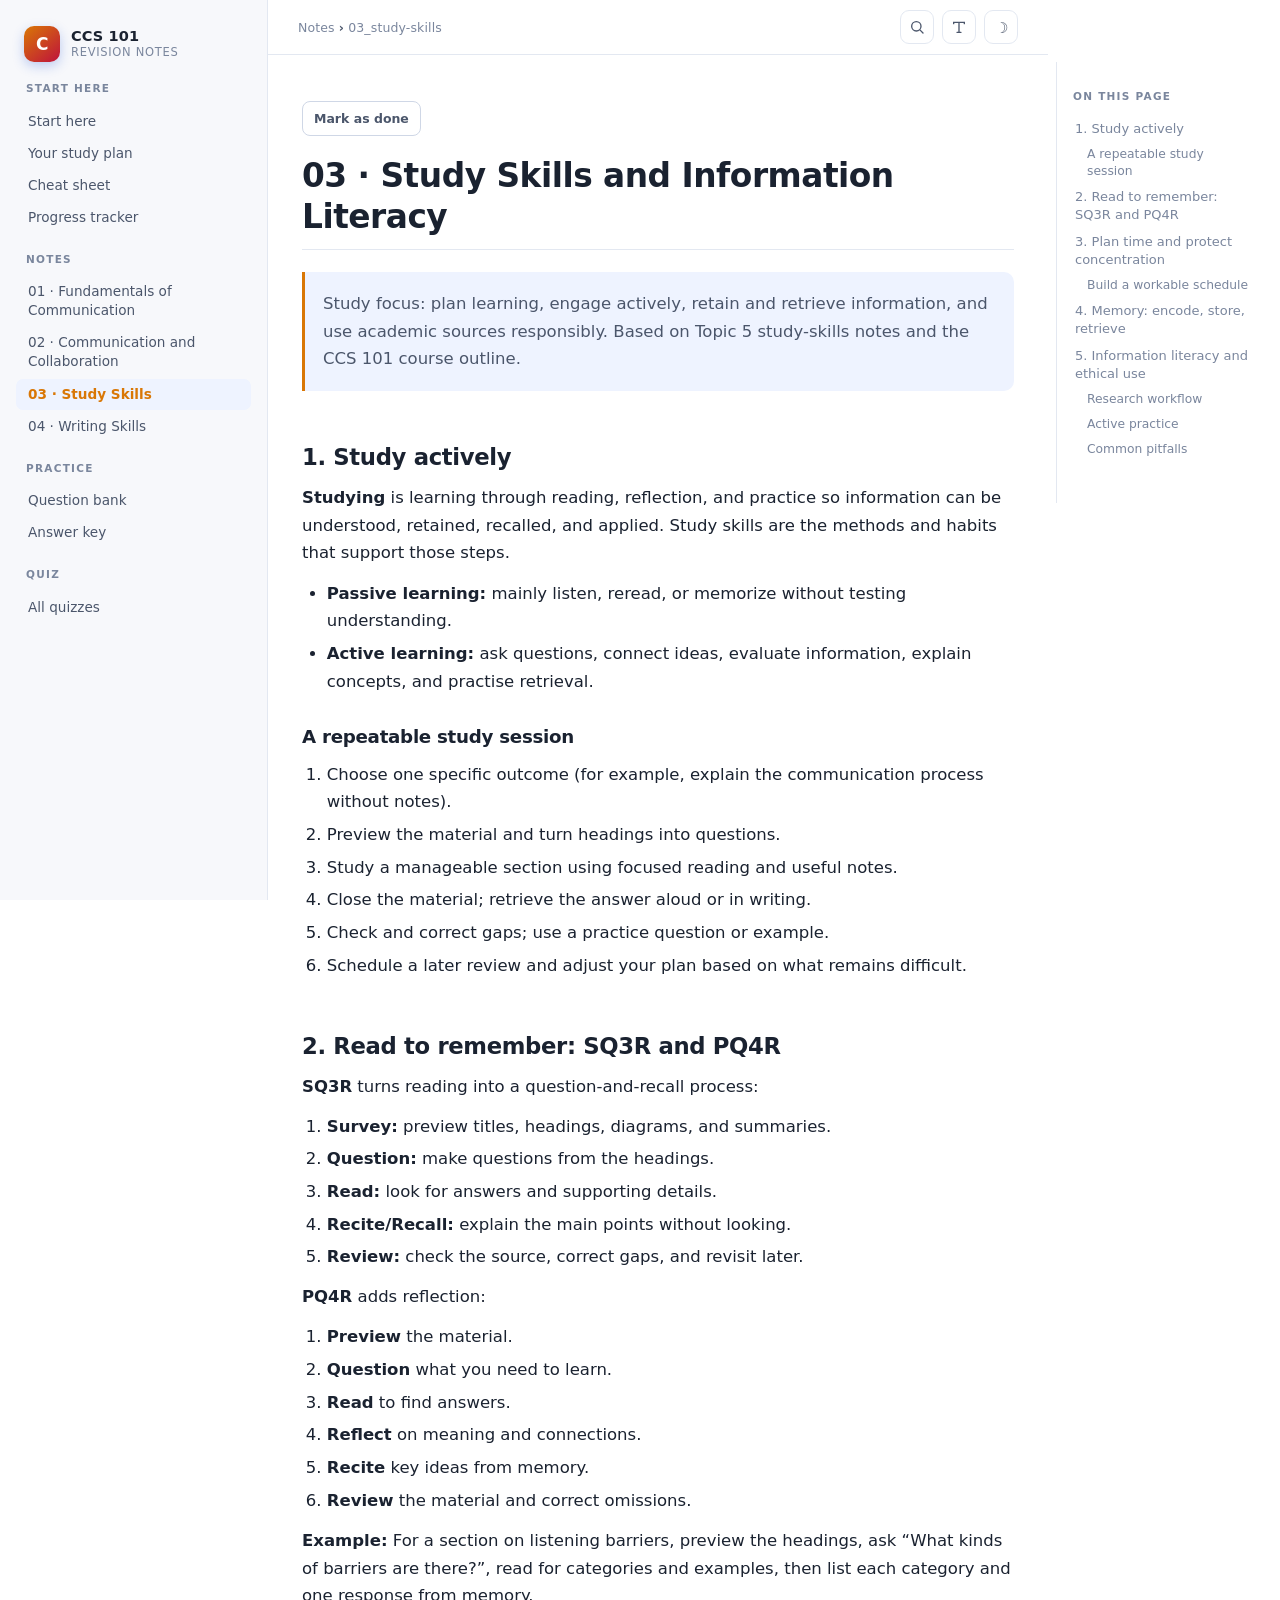
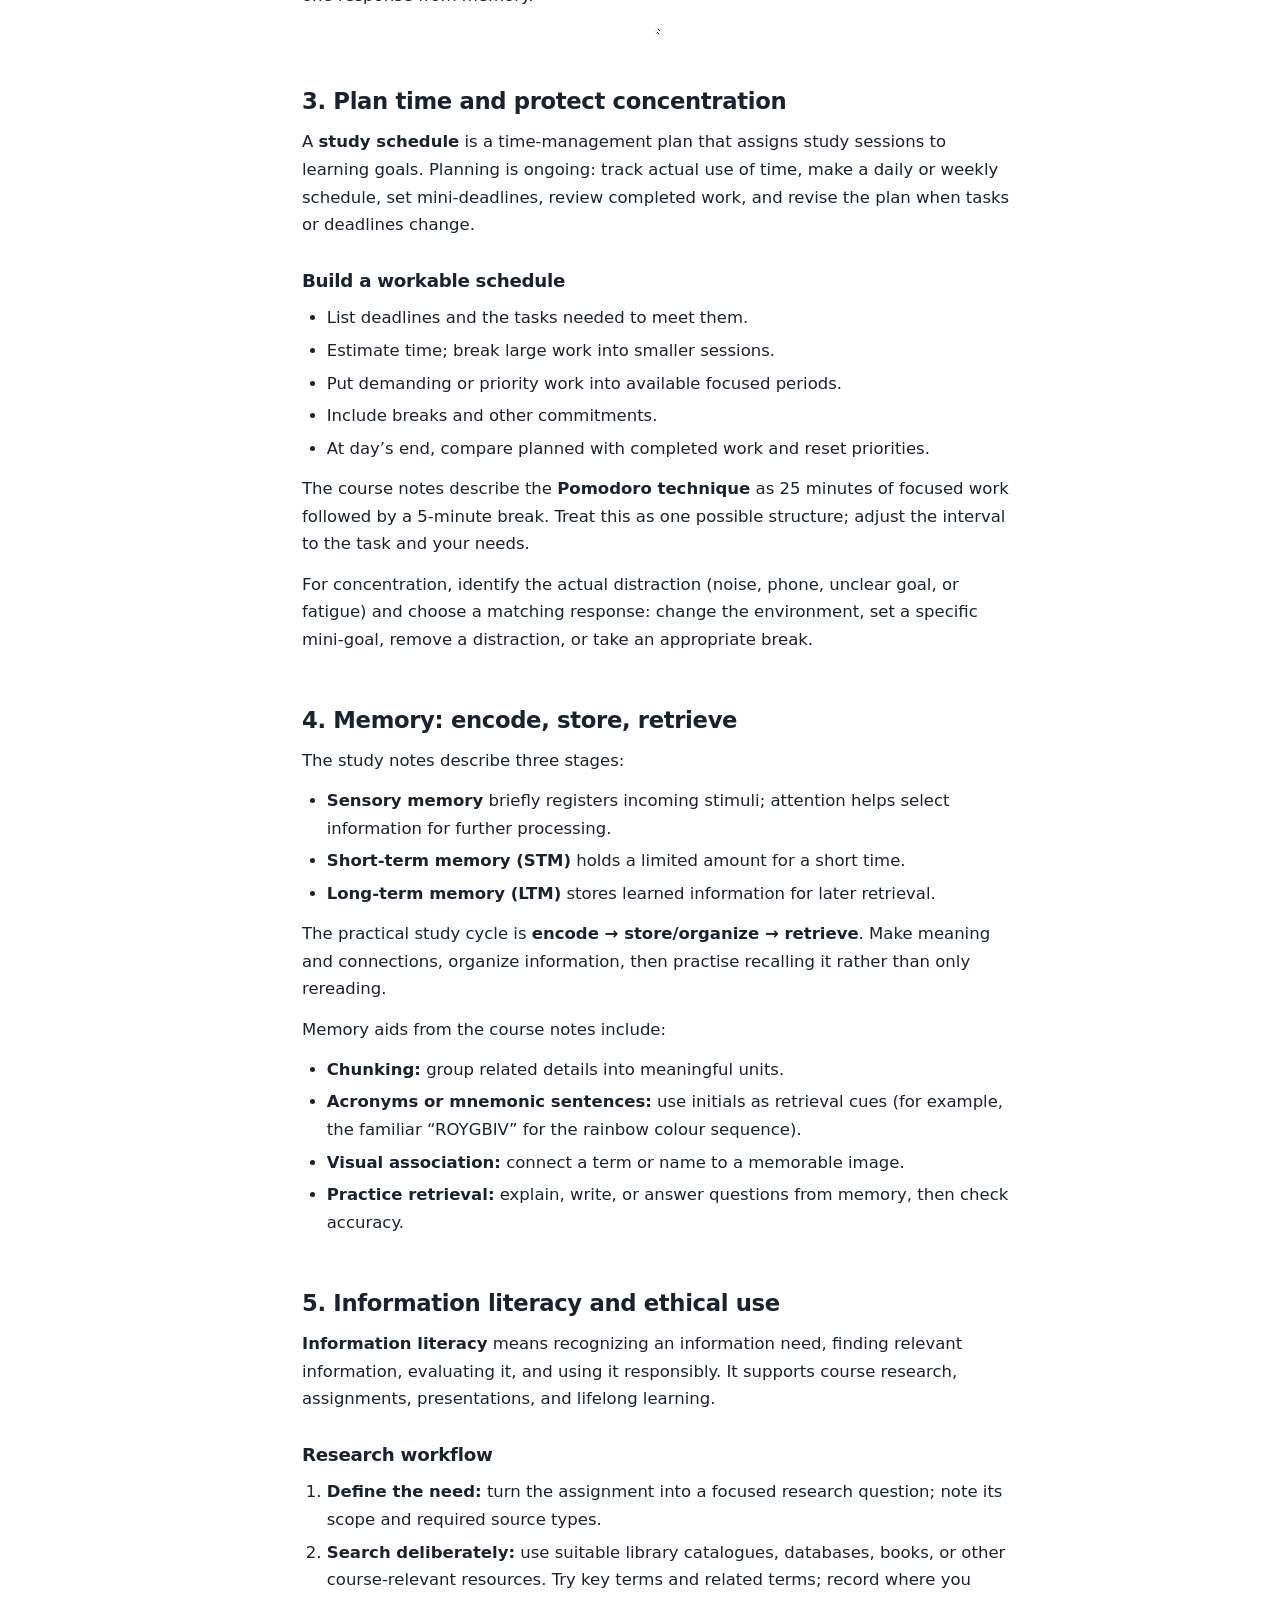
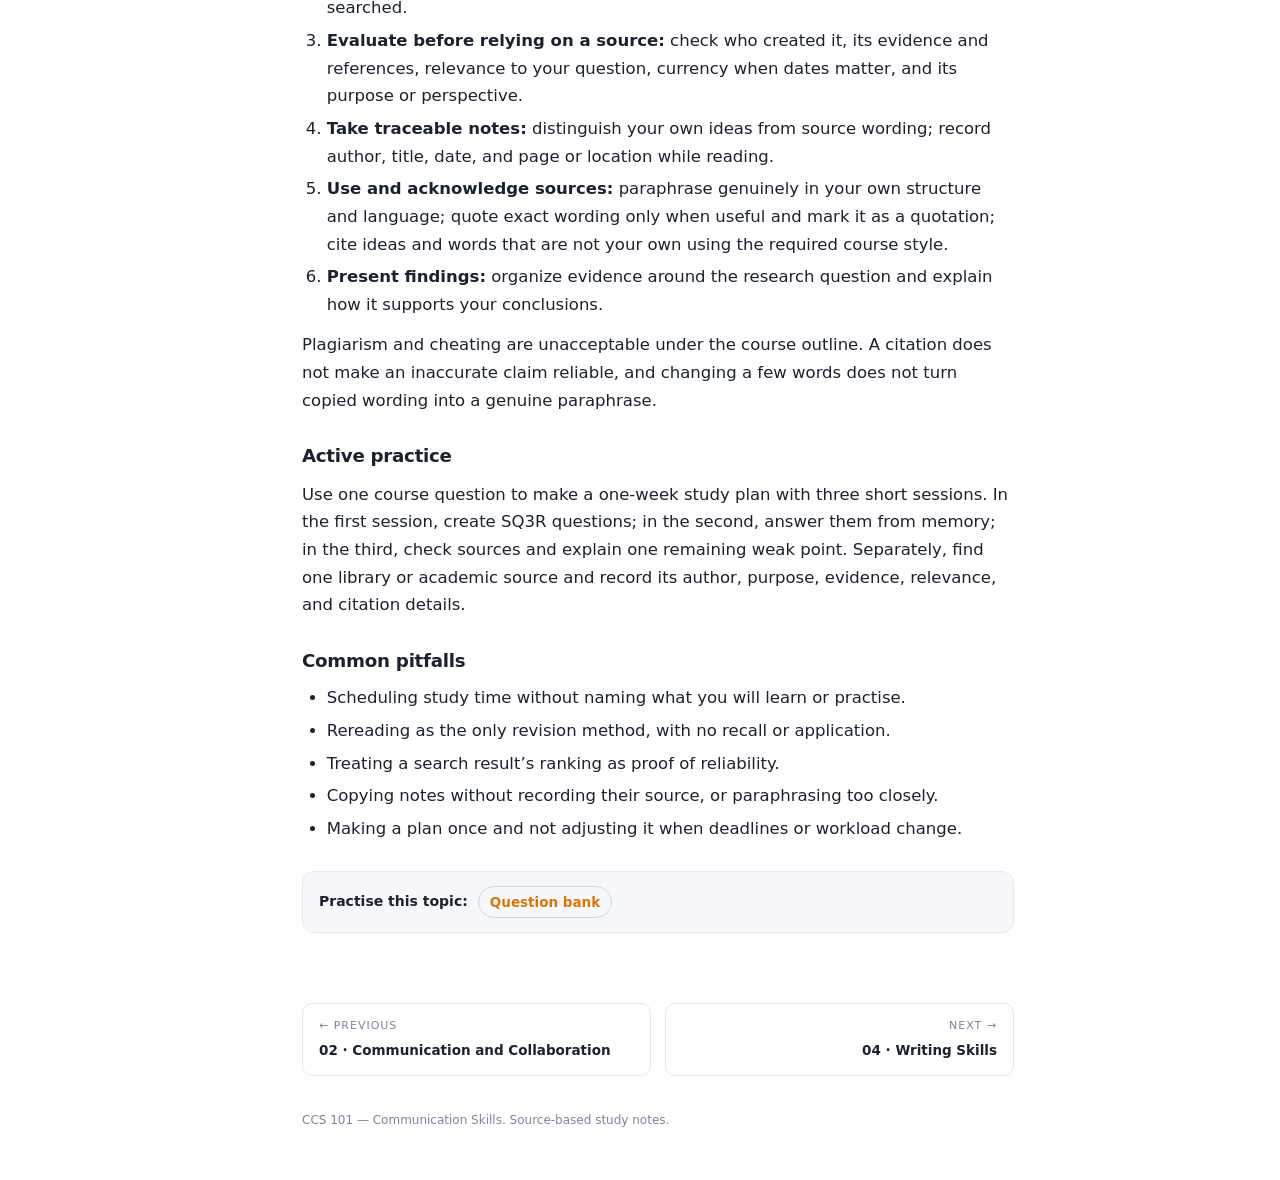
<file: docs/notes/03_study-skills.html>
<!DOCTYPE html>
<html lang="en" data-theme="light">
<head>
<meta charset="utf-8">
<meta name="viewport" content="width=device-width, initial-scale=1">
<title>03 · Study Skills and Information Literacy · CCS 101 Revision</title>
<meta name="description" content="Study notes for CCS 101 Communication Skills, from academic communication to writing and study skills.">
<link rel="stylesheet" href="../assets/notes.css">
<link rel="stylesheet" href="../assets/theme.css">
</head>
<body data-page="notes/03_study-skills.html" data-pages="[{&quot;label&quot;:&quot;01 · Fundamentals of Communication&quot;,&quot;href&quot;:&quot;01_fundamentals-of-communication.html&quot;,&quot;key&quot;:&quot;notes/01_fundamentals-of-communication.html&quot;},{&quot;label&quot;:&quot;02 · Communication and Collaboration&quot;,&quot;href&quot;:&quot;02_communication-and-collaboration.html&quot;,&quot;key&quot;:&quot;notes/02_communication-and-collaboration.html&quot;},{&quot;label&quot;:&quot;03 · Study Skills&quot;,&quot;href&quot;:&quot;03_study-skills.html&quot;,&quot;key&quot;:&quot;notes/03_study-skills.html&quot;},{&quot;label&quot;:&quot;04 · Writing Skills&quot;,&quot;href&quot;:&quot;04_writing-skills.html&quot;,&quot;key&quot;:&quot;notes/04_writing-skills.html&quot;}]">
<div class="progress" id="progress"></div>
<div class="layout">
<aside class="sidebar">
  <a class="brand" href="../index.html">
    <span class="brand-mark">C</span>
    <span class="brand-text"><strong>CCS 101</strong><span>Revision Notes</span></span>
  </a>
  <details class="nav-details" open>
    <summary>Contents</summary>
    <div class="nav-group"><div class="nav-head">Start here</div><a href="../START_HERE.html">Start here</a><a href="../YOUR_STUDY_PLAN.html">Your study plan</a><a href="../CHEAT_SHEET.html">Cheat sheet</a><a href="../PROGRESS_TRACKER.html">Progress tracker</a></div><div class="nav-group"><div class="nav-head">Notes</div><a href="../notes/01_fundamentals-of-communication.html">01 · Fundamentals of Communication</a><a href="../notes/02_communication-and-collaboration.html">02 · Communication and Collaboration</a><a href="../notes/03_study-skills.html" class="active">03 · Study Skills</a><a href="../notes/04_writing-skills.html">04 · Writing Skills</a></div><div class="nav-group"><div class="nav-head">Practice</div><a href="../practice/QUESTION_BANK.html">Question bank</a><a href="../practice/ANSWER_KEY.html">Answer key</a></div><div class="nav-group"><div class="nav-head">Quiz</div><a href="../quiz/index.html">All quizzes</a></div>
  </details>
</aside>
<main class="main">
  <div class="topbar">
    <span class="crumb">Notes <b>&rsaquo;</b> 03_study-skills</span>
    <div class="topbar-actions">
      <button class="icon-btn" id="searchBtn" title="Search all pages (Ctrl+K)" aria-label="Search all pages">
        <svg viewBox="0 0 24 24" width="16" height="16" fill="none" stroke="currentColor" stroke-width="2" stroke-linecap="round" aria-hidden="true"><circle cx="11" cy="11" r="7"></circle><path d="M21 21l-4.3-4.3"></path></svg>
      </button>
      <button class="icon-btn" id="findBtn" title="Find on this page (Ctrl+Alt+F)" aria-label="Find on this page">
        <svg viewBox="0 0 24 24" width="16" height="16" fill="none" stroke="currentColor" stroke-width="2" stroke-linecap="round" aria-hidden="true"><path d="M4 7V5h16v2M9 20h6M12 5v15"></path></svg>
      </button>
      <button class="theme-btn" id="themeBtn" title="Switch light / dark" aria-label="Switch theme">&#9789;</button>
    </div>
  </div>
  <article class="content">
<div class="page-tools"><button type="button" class="done-btn" id="markDone">Mark as done</button></div>
<h1 id="03-study-skills-and-information-literacy">03 · Study Skills and Information Literacy</h1>
<blockquote><p>Study focus: plan learning, engage actively, retain and retrieve information, and use academic sources responsibly. Based on Topic 5 study-skills notes and the CCS 101 course outline.</p></blockquote>
<h2 id="1-study-actively">1. Study actively</h2>
<p><strong>Studying</strong> is learning through reading, reflection, and practice so information can be understood, retained, recalled, and applied. Study skills are the methods and habits that support those steps.</p>
<ul>
<li><strong>Passive learning:</strong> mainly listen, reread, or memorize without testing understanding.</li>
<li><strong>Active learning:</strong> ask questions, connect ideas, evaluate information, explain concepts, and practise retrieval.</li>
</ul>
<h3 id="a-repeatable-study-session">A repeatable study session</h3>
<ol>
<li>Choose one specific outcome (for example, explain the communication process without notes).</li>
<li>Preview the material and turn headings into questions.</li>
<li>Study a manageable section using focused reading and useful notes.</li>
<li>Close the material; retrieve the answer aloud or in writing.</li>
<li>Check and correct gaps; use a practice question or example.</li>
<li>Schedule a later review and adjust your plan based on what remains difficult.</li>
</ol>
<h2 id="2-read-to-remember-sq3r-and-pq4r">2. Read to remember: SQ3R and PQ4R</h2>
<p><strong>SQ3R</strong> turns reading into a question-and-recall process:</p>
<ol>
<li><strong>Survey:</strong> preview titles, headings, diagrams, and summaries.</li>
<li><strong>Question:</strong> make questions from the headings.</li>
<li><strong>Read:</strong> look for answers and supporting details.</li>
<li><strong>Recite/Recall:</strong> explain the main points without looking.</li>
<li><strong>Review:</strong> check the source, correct gaps, and revisit later.</li>
</ol>
<p><strong>PQ4R</strong> adds reflection:</p>
<ol>
<li><strong>Preview</strong> the material.</li>
<li><strong>Question</strong> what you need to learn.</li>
<li><strong>Read</strong> to find answers.</li>
<li><strong>Reflect</strong> on meaning and connections.</li>
<li><strong>Recite</strong> key ideas from memory.</li>
<li><strong>Review</strong> the material and correct omissions.</li>
</ol>
<p><strong>Example:</strong> For a section on listening barriers, preview the headings, ask “What kinds of barriers are there?”, read for categories and examples, then list each category and one response from memory.</p>
<p><img class="note-figure" src="../assets/figures/topic-five-study-skills-updated-image1.jpeg" alt="Source illustration from the Study Skills course material" loading="lazy" decoding="async"></p>
<h2 id="3-plan-time-and-protect-concentration">3. Plan time and protect concentration</h2>
<p>A <strong>study schedule</strong> is a time-management plan that assigns study sessions to learning goals. Planning is ongoing: track actual use of time, make a daily or weekly schedule, set mini-deadlines, review completed work, and revise the plan when tasks or deadlines change.</p>
<h3 id="build-a-workable-schedule">Build a workable schedule</h3>
<ul>
<li>List deadlines and the tasks needed to meet them.</li>
<li>Estimate time; break large work into smaller sessions.</li>
<li>Put demanding or priority work into available focused periods.</li>
<li>Include breaks and other commitments.</li>
<li>At day’s end, compare planned with completed work and reset priorities.</li>
</ul>
<p>The course notes describe the <strong>Pomodoro technique</strong> as 25 minutes of focused work followed by a 5-minute break. Treat this as one possible structure; adjust the interval to the task and your needs.</p>
<p>For concentration, identify the actual distraction (noise, phone, unclear goal, or fatigue) and choose a matching response: change the environment, set a specific mini-goal, remove a distraction, or take an appropriate break.</p>
<h2 id="4-memory-encode-store-retrieve">4. Memory: encode, store, retrieve</h2>
<p>The study notes describe three stages:</p>
<ul>
<li><strong>Sensory memory</strong> briefly registers incoming stimuli; attention helps select information for further processing.</li>
<li><strong>Short-term memory (STM)</strong> holds a limited amount for a short time.</li>
<li><strong>Long-term memory (LTM)</strong> stores learned information for later retrieval.</li>
</ul>
<p>The practical study cycle is <strong>encode → store/organize → retrieve</strong>. Make meaning and connections, organize information, then practise recalling it rather than only rereading.</p>
<p>Memory aids from the course notes include:</p>
<ul>
<li><strong>Chunking:</strong> group related details into meaningful units.</li>
<li><strong>Acronyms or mnemonic sentences:</strong> use initials as retrieval cues (for example, the familiar “ROYGBIV” for the rainbow colour sequence).</li>
<li><strong>Visual association:</strong> connect a term or name to a memorable image.</li>
<li><strong>Practice retrieval:</strong> explain, write, or answer questions from memory, then check accuracy.</li>
</ul>
<h2 id="5-information-literacy-and-ethical-use">5. Information literacy and ethical use</h2>
<p><strong>Information literacy</strong> means recognizing an information need, finding relevant information, evaluating it, and using it responsibly. It supports course research, assignments, presentations, and lifelong learning.</p>
<h3 id="research-workflow">Research workflow</h3>
<ol>
<li><strong>Define the need:</strong> turn the assignment into a focused research question; note its scope and required source types.</li>
<li><strong>Search deliberately:</strong> use suitable library catalogues, databases, books, or other course-relevant resources. Try key terms and related terms; record where you searched.</li>
<li><strong>Evaluate before relying on a source:</strong> check who created it, its evidence and references, relevance to your question, currency when dates matter, and its purpose or perspective.</li>
<li><strong>Take traceable notes:</strong> distinguish your own ideas from source wording; record author, title, date, and page or location while reading.</li>
<li><strong>Use and acknowledge sources:</strong> paraphrase genuinely in your own structure and language; quote exact wording only when useful and mark it as a quotation; cite ideas and words that are not your own using the required course style.</li>
<li><strong>Present findings:</strong> organize evidence around the research question and explain how it supports your conclusions.</li>
</ol>
<p>Plagiarism and cheating are unacceptable under the course outline. A citation does not make an inaccurate claim reliable, and changing a few words does not turn copied wording into a genuine paraphrase.</p>
<h3 id="active-practice">Active practice</h3>
<p>Use one course question to make a one-week study plan with three short sessions. In the first session, create SQ3R questions; in the second, answer them from memory; in the third, check sources and explain one remaining weak point. Separately, find one library or academic source and record its author, purpose, evidence, relevance, and citation details.</p>
<h3 id="common-pitfalls">Common pitfalls</h3>
<ul>
<li>Scheduling study time without naming what you will learn or practise.</li>
<li>Rereading as the only revision method, with no recall or application.</li>
<li>Treating a search result’s ranking as proof of reliability.</li>
<li>Copying notes without recording their source, or paraphrasing too closely.</li>
<li>Making a plan once and not adjusting it when deadlines or workload change.</li>
</ul>
<div class="practice-links"><span>Practise this topic:</span><a href="../practice/QUESTION_BANK.html">Question bank</a></div>

  </article>
<nav class="pager"><a class="prev" href="../notes/02_communication-and-collaboration.html"><span class="dir">&larr; Previous</span><span class="name">02 · Communication and Collaboration</span></a><a class="next" href="../notes/04_writing-skills.html"><span class="dir">Next &rarr;</span><span class="name">04 · Writing Skills</span></a></nav>
  <footer class="foot">
    CCS 101 — Communication Skills. Source-based study notes.
  </footer>
</main>
<aside class="toc">
  <div class="toc-title">On this page</div>
  <a href="#1-study-actively">1. Study actively</a><a href="#a-repeatable-study-session" class="toc-h3">A repeatable study session</a><a href="#2-read-to-remember-sq3r-and-pq4r">2. Read to remember: SQ3R and PQ4R</a><a href="#3-plan-time-and-protect-concentration">3. Plan time and protect concentration</a><a href="#build-a-workable-schedule" class="toc-h3">Build a workable schedule</a><a href="#4-memory-encode-store-retrieve">4. Memory: encode, store, retrieve</a><a href="#5-information-literacy-and-ethical-use">5. Information literacy and ethical use</a><a href="#research-workflow" class="toc-h3">Research workflow</a><a href="#active-practice" class="toc-h3">Active practice</a><a href="#common-pitfalls" class="toc-h3">Common pitfalls</a>
</aside>
</div>
<div class="search-overlay" id="searchOverlay" hidden>
  <div class="search-modal" role="dialog" aria-label="Search">
    <div class="search-bar">
      <svg viewBox="0 0 24 24" width="18" height="18" fill="none" stroke="currentColor" stroke-width="2" stroke-linecap="round" aria-hidden="true"><circle cx="11" cy="11" r="7"></circle><path d="M21 21l-4.3-4.3"></path></svg>
      <input id="searchInput" type="search" placeholder="Search every page, section and quiz&hellip;" autocomplete="off" aria-label="Search all pages">
      <kbd>Esc</kbd>
    </div>
    <div class="search-results" id="searchResults"></div>
    <div class="search-foot"><span>&uarr;&darr; choose</span><span>Enter open</span><span>Esc close</span></div>
  </div>
</div>
<div class="findbar" id="findBar" hidden>
  <div class="find-inner">
    <svg viewBox="0 0 24 24" width="15" height="15" fill="none" stroke="currentColor" stroke-width="2" stroke-linecap="round" aria-hidden="true"><path d="M4 7V5h16v2M9 20h6M12 5v15"></path></svg>
    <input id="findInput" type="search" placeholder="Find on this page&hellip;" autocomplete="off" aria-label="Find on this page">
    <span class="find-count" id="findCount"></span>
    <button class="mini-btn" id="findPrev" title="Previous match" aria-label="Previous match">&uarr;</button>
    <button class="mini-btn" id="findNext" title="Next match" aria-label="Next match">&darr;</button>
    <button class="mini-btn" id="findClose" title="Close (Esc)" aria-label="Close find">&times;</button>
  </div>
</div>
<script src="../assets/search-index.js"></script>
<script>
(function () {
  var root = document.documentElement;
  try {
    var saved = localStorage.getItem('ccs101-theme');
    if (saved) root.setAttribute('data-theme', saved);
  } catch (e) {}

  var btn = document.getElementById('themeBtn');
  if (btn) btn.addEventListener('click', function () {
    var next = root.getAttribute('data-theme') === 'dark' ? 'light' : 'dark';
    root.setAttribute('data-theme', next);
    btn.textContent = next === 'dark' ? '\u2600' : '\u263D';
    try { localStorage.setItem('ccs101-theme', next); } catch (e) {}
  });

  var bar = document.getElementById('progress');
  if (bar) window.addEventListener('scroll', function () {
    var h = document.documentElement;
    var max = h.scrollHeight - h.clientHeight;
    bar.style.width = (max > 0 ? (h.scrollTop / max) * 100 : 0) + '%';
  }, { passive: true });

  // highlight the current section in the right-hand table of contents
  var links = [].slice.call(document.querySelectorAll('.toc a'));
  if (links.length) {
    var heads = links.map(function (a) { return document.getElementById(a.getAttribute('href').slice(1)); });
    window.addEventListener('scroll', function () {
      var best = -1;
      for (var i = 0; i < heads.length; i++) {
        if (heads[i] && heads[i].getBoundingClientRect().top < 120) best = i;
      }
      links.forEach(function (a, i) { a.classList.toggle('active', i === best); });
    }, { passive: true });
  }

  // on phones, start with the contents menu collapsed
  var det = document.querySelector('.nav-details');
  if (det && window.innerWidth < 1000) det.removeAttribute('open');

  // ---- interactive checklist -------------------------------------------
  var pageId  = document.body.getAttribute('data-page') || location.pathname;
  var checks  = [].slice.call(document.querySelectorAll('.task-check'));
  var countEl = document.getElementById('checkCount');
  var resetBtn = document.getElementById('resetChecks');

  function checkKey(el) { return 'ccs101:task:' + pageId + ':' + el.getAttribute('data-task'); }
  function updateCount() {
    if (!countEl) return;
    var done = checks.filter(function (c) { return c.checked; }).length;
    countEl.textContent = done + ' / ' + checks.length + ' done';
    countEl.classList.toggle('all', checks.length > 0 && done === checks.length);
  }
  checks.forEach(function (c) {
    try { if (localStorage.getItem(checkKey(c)) === '1') c.checked = true; } catch (e) {}
    c.addEventListener('change', function () {
      try { localStorage.setItem(checkKey(c), c.checked ? '1' : '0'); } catch (e) {}
      updateCount();
    });
  });
  updateCount();
  if (resetBtn) resetBtn.addEventListener('click', function () {
    checks.forEach(function (c) {
      c.checked = false;
      try { localStorage.removeItem(checkKey(c)); } catch (e) {}
    });
    updateCount();
  });

  // ---- fill-in blanks ---------------------------------------------------
  var blanks = [].slice.call(document.querySelectorAll('input.blank'));
  blanks.forEach(function (b) {
    var k = 'ccs101:blank:' + pageId + ':' + b.getAttribute('data-blank');
    try {
      var v = localStorage.getItem(k);
      if (v !== null) b.value = v;
    } catch (e) {}
    b.addEventListener('input', function () {
      try { localStorage.setItem(k, b.value); } catch (e) {}
      if (b.getAttribute('data-kind') === 'date') updateDays();
    });
  });

  function updateDays() {
    var date = document.querySelector('input.blank[data-kind="date"]');
    var days = document.querySelector('input.blank[data-kind="days"]');
    if (!date || !days) return;
    if (!date.value) { days.value = ''; return; }
    var d = new Date(date.value + 'T00:00:00');
    if (isNaN(d.getTime())) { days.value = ''; return; }
    var today = new Date();
    today.setHours(0, 0, 0, 0);
    days.value = String(Math.round((d - today) / 86400000));
  }
  updateDays();

  // ---- mark as done + progress panel -----------------------------------
  var doneBtn = document.getElementById('markDone');
  var doneKey = 'ccs101:done:' + pageId;
  function isDone() { try { return localStorage.getItem(doneKey) === '1'; } catch (e) { return false; } }
  function paintDone() {
    if (!doneBtn) return;
    doneBtn.textContent = isDone() ? '\u2713 Done' : 'Mark as done';
    doneBtn.classList.toggle('is-done', isDone());
  }
  if (doneBtn) doneBtn.addEventListener('click', function () {
    try { localStorage.setItem(doneKey, isDone() ? '0' : '1'); } catch (e) {}
    paintDone();
    renderPanel();
  });
  paintDone();

  var panel = document.getElementById('donePanel');
  var pages = [];
  try { pages = JSON.parse(document.body.getAttribute('data-pages') || '[]'); } catch (e) {}
  function renderPanel() {
    if (!panel || !pages.length) return;
    panel.innerHTML = '';
    var n = 0;
    pages.forEach(function (p) {
      try { if (localStorage.getItem('ccs101:done:' + p.key) === '1') n++; } catch (e) {}
    });
    var head = document.createElement('p');
    head.className = 'done-summary';
    head.textContent = n + ' / ' + pages.length + ' pages marked done';
    panel.appendChild(head);

    var list = document.createElement('ul');
    list.className = 'done-list';
    pages.forEach(function (p) {
      var li = document.createElement('li');
      var a = document.createElement('a');
      a.href = p.href;
      a.textContent = p.label;
      var s = document.createElement('span');
      var d = false;
      try { d = localStorage.getItem('ccs101:done:' + p.key) === '1'; } catch (e) {}
      s.className = 'done-flag' + (d ? ' yes' : '');
      s.textContent = d ? '\u2713 done' : 'not done';
      li.appendChild(a);
      li.appendChild(s);
      list.appendChild(li);
    });
    panel.appendChild(list);
  }
  renderPanel();

  // ---- multiple-choice quizzes -----------------------------------------
  var quiz = document.querySelector('.quiz');
  if (quiz) {
    var quizId = quiz.getAttribute('data-quiz');
    var total  = parseInt(quiz.getAttribute('data-total'), 10) || 0;
    var correct = 0;
    var answered = 0;
    var bestKey = 'ccs101:quiz:' + quizId;
    var nowEl = quiz.querySelector('.quiz-now');
    var bestEl = quiz.querySelector('.quiz-best');

    function readBest() {
      try { return parseInt(localStorage.getItem(bestKey) || '0', 10) || 0; } catch (e) { return 0; }
    }
    function paintBest() {
      if (bestEl) bestEl.textContent = 'Best: ' + readBest() + ' / ' + total;
    }
    paintBest();

    [].slice.call(quiz.querySelectorAll('.quiz-q')).forEach(function (q) {
      var answer = parseInt(q.getAttribute('data-answer'), 10);
      var feedback = q.querySelector('.quiz-feedback');
      var why = q.querySelector('.quiz-why');
      var opts = [].slice.call(q.querySelectorAll('.quiz-opt'));
      opts.forEach(function (btn) {
        btn.addEventListener('click', function () {
          if (q.classList.contains('answered')) return;
          q.classList.add('answered');
          var pick = parseInt(btn.getAttribute('data-i'), 10);
          opts.forEach(function (b) {
            b.disabled = true;
            if (parseInt(b.getAttribute('data-i'), 10) === answer) b.classList.add('correct');
          });
          if (pick === answer) {
            correct++;
            feedback.className = 'quiz-feedback good';
          } else {
            btn.classList.add('wrong');
            feedback.className = 'quiz-feedback bad';
          }
          feedback.textContent = (pick === answer ? 'Correct. ' : 'Not quite. ') + (why ? why.textContent : '');
          feedback.hidden = false;
          answered++;
          if (nowEl) nowEl.textContent = correct + ' / ' + total;
          if (answered === total) {
            var best = readBest();
            if (correct > best) {
              try { localStorage.setItem(bestKey, String(correct)); } catch (e) {}
              paintBest();
            }
          }
        });
      });
    });

    var retry = quiz.querySelector('.quiz-retry');
    if (retry) retry.addEventListener('click', function () {
      correct = 0;
      answered = 0;
      if (nowEl) nowEl.textContent = '0 / ' + total;
      [].slice.call(quiz.querySelectorAll('.quiz-q')).forEach(function (q) {
        q.classList.remove('answered');
        var f = q.querySelector('.quiz-feedback');
        f.hidden = true;
        f.textContent = '';
        f.className = 'quiz-feedback';
        [].slice.call(q.querySelectorAll('.quiz-opt')).forEach(function (b) {
          b.disabled = false;
          b.classList.remove('correct', 'wrong');
        });
      });
    });
  }

  // print shows the answers so the PDF is a complete revision sheet
  window.addEventListener('beforeprint', function () {
    [].slice.call(document.querySelectorAll('details.reveal')).forEach(function (d) {
      d.setAttribute('data-was-open', d.open ? '1' : '0');
      d.open = true;
    });
  });
  window.addEventListener('afterprint', function () {
    [].slice.call(document.querySelectorAll('details.reveal')).forEach(function (d) {
      if (d.getAttribute('data-was-open') === '0') d.open = false;
    });
  });
})();
</script>
<script>
(function () {
  var SITE_ROOT = '../';

  // ---- flip cards ----------------------------------------------------------
  [].slice.call(document.querySelectorAll('.flipcard')).forEach(function (card) {
    card.addEventListener('click', function () { card.classList.toggle('flipped'); });
  });

  // ---- inline multiple choice ----------------------------------------------
  [].slice.call(document.querySelectorAll('.mcq')).forEach(function (box) {
    var fb = box.querySelector('.mcq-feedback');
    [].slice.call(box.querySelectorAll('.mcq-opt')).forEach(function (btn) {
      btn.addEventListener('click', function () {
        if (box.classList.contains('answered')) return;
        box.classList.add('answered');
        var correct = btn.getAttribute('data-correct') === 'true';
        [].slice.call(box.querySelectorAll('.mcq-opt')).forEach(function (b) {
          b.disabled = true;
          if (b.getAttribute('data-correct') === 'true') b.classList.add('correct');
        });
        if (!correct) btn.classList.add('wrong');
        var why = btn.getAttribute('data-why') || '';
        fb.textContent = (correct ? 'Correct. ' : 'Not quite. ') + why;
        fb.className = 'mcq-feedback ' + (correct ? 'good' : 'bad');
        fb.hidden = false;
      });
    });
  });

  // ---- true / false ----------------------------------------------------------
  [].slice.call(document.querySelectorAll('.tf')).forEach(function (box) {
    var fb = box.querySelector('.tf-feedback');
    var answer = box.getAttribute('data-answer') === 'false' ? 'false' : 'true';
    [].slice.call(box.querySelectorAll('.tf-btn')).forEach(function (btn) {
      btn.addEventListener('click', function () {
        if (box.classList.contains('answered')) return;
        box.classList.add('answered');
        var correct = btn.getAttribute('data-pick') === answer;
        [].slice.call(box.querySelectorAll('.tf-btn')).forEach(function (b) {
          b.disabled = true;
          if (b.getAttribute('data-pick') === answer) b.classList.add('correct');
        });
        if (!correct) btn.classList.add('wrong');
        fb.textContent = (correct ? 'Correct. ' : 'Not quite. ') + (box.getAttribute('data-why') || '');
        fb.className = 'tf-feedback ' + (correct ? 'good' : 'bad');
        fb.hidden = false;
      });
    });
  });

  // ---- step-by-step solutions -------------------------------------------------
  [].slice.call(document.querySelectorAll('.steps')).forEach(function (box) {
    [].slice.call(box.querySelectorAll('.step-head')).forEach(function (h) {
      h.addEventListener('click', function () { h.parentNode.classList.toggle('open'); });
    });
    var all = box.querySelector('.steps-all');
    if (all) all.addEventListener('click', function () {
      [].slice.call(box.querySelectorAll('.step')).forEach(function (s) { s.classList.add('open'); });
      all.disabled = true;
      all.textContent = 'All steps revealed';
    });
  });

  // ---- full-text search overlay ------------------------------------------------
  var INDEX = window.SEARCH_INDEX || [];
  var overlay = document.getElementById('searchOverlay');
  var sInput = document.getElementById('searchInput');
  var sResults = document.getElementById('searchResults');
  var sSel = -1;

  function escHtml(s) {
    return String(s).replace(/[&<>"]/g, function (c) {
      return { '&': '&amp;', '<': '&lt;', '>': '&gt;', '"': '&quot;' }[c];
    });
  }

  function runSearch(query) {
    var terms = query.toLowerCase().split(/\s+/).filter(function (t) { return t; });
    if (!terms.length) return [];
    var ql = query.toLowerCase();
    var hits = [];
    for (var n = 0; n < INDEX.length; n++) {
      var e = INDEX[n];
      var t = (e.t || '').toLowerCase();
      var h = (e.h || '').toLowerCase();
      var x = (e.x || '').toLowerCase();
      var score = 0, ok = true, firstPos = -1;
      for (var i = 0; i < terms.length; i++) {
        var term = terms[i];
        var pt = t.indexOf(term), ph = h.indexOf(term), px = x.indexOf(term);
        if (pt < 0 && ph < 0 && px < 0) { ok = false; break; }
        if (pt >= 0) score += 8;
        if (ph >= 0) score += 5;
        if (px >= 0) { score += 1; if (firstPos < 0) firstPos = px; }
      }
      if (!ok) continue;
      if (ql.length > 3 && x.indexOf(ql) >= 0) score += 6;
      if (h.indexOf(ql) >= 0) score += 4;
      hits.push({ e: e, score: score, pos: firstPos });
    }
    hits.sort(function (a, b) { return b.score - a.score; });
    return hits.slice(0, 24);
  }

  function snippetHtml(e, pos, query) {
    var x = e.x || '';
    if (pos < 0) pos = 0;
    var start = Math.max(0, pos - 60);
    var end = Math.min(x.length, pos + 150);
    var raw = (start > 0 ? '\u2026' : '') + x.substring(start, end) + (end < x.length ? '\u2026' : '');
    var html = escHtml(raw);
    var terms = query.toLowerCase().split(/\s+/).filter(function (t) { return t; })
      .sort(function (a, b) { return b.length - a.length; });
    for (var i = 0; i < terms.length; i++) {
      var t = terms[i].replace(/[.*+?^${}()|[\]\\]/g, '\\$&');
      html = html.replace(new RegExp('(' + t + ')', 'gi'), '<mark>$1</mark>');
    }
    return html;
  }

  function addHit(hit, query) {
    var e = hit.e;
    var a = document.createElement('a');
    a.className = 'sr-item';
    a.href = SITE_ROOT + e.u + (e.i ? '#' + e.i : '');
    var meta = e.g + (e.h ? ' \u00b7 ' + e.h : '');
    a.innerHTML =
      '<span class="sr-meta">' + escHtml(meta) + '</span>' +
      '<span class="sr-title">' + escHtml(e.t) + '</span>' +
      (query ? '<span class="sr-snippet">' + snippetHtml(e, hit.pos, query) + '</span>' : '');
    a.addEventListener('click', function () { closeSearch(); });
    sResults.appendChild(a);
  }

  function paintSearch(query) {
    sResults.innerHTML = '';
    if (!query.trim()) {
      var pages = [];
      for (var n = 0; n < INDEX.length; n++) {
        if (!INDEX[n].h) pages.push({ e: INDEX[n], pos: -1 });
      }
      pages.slice(0, 14).forEach(function (hit) { addHit(hit, ''); });
      return;
    }
    var hits = runSearch(query);
    if (!hits.length) {
      sResults.innerHTML = '<div class="sr-empty">Nothing matches &ldquo;' + escHtml(query) + '&rdquo;. Try a shorter word.</div>';
      return;
    }
    hits.forEach(function (hit) { addHit(hit, query); });
  }

  function paintSel() {
    var items = [].slice.call(sResults.querySelectorAll('.sr-item'));
    items.forEach(function (el, i) { el.classList.toggle('active', i === sSel); });
    if (sSel >= 0 && items[sSel]) items[sSel].scrollIntoView({ block: 'nearest' });
  }

  function openSearch() {
    if (!overlay) return;
    overlay.hidden = false;
    sInput.value = '';
    paintSearch('');
    sInput.focus();
  }
  function closeSearch() { if (overlay) overlay.hidden = true; }

  if (overlay && sInput && sResults) {
    document.getElementById('searchBtn').addEventListener('click', openSearch);
    overlay.addEventListener('mousedown', function (ev) {
      if (ev.target === overlay) closeSearch();
    });
    sInput.addEventListener('input', function () { paintSearch(sInput.value); });
    sInput.addEventListener('keydown', function (ev) {
      var items = [].slice.call(sResults.querySelectorAll('.sr-item'));
      if (ev.key === 'ArrowDown') { ev.preventDefault(); if (sSel < items.length - 1) sSel++; paintSel(); }
      else if (ev.key === 'ArrowUp') { ev.preventDefault(); if (sSel > 0) sSel--; paintSel(); }
      else if (ev.key === 'Enter') {
        ev.preventDefault();
        var target = items[sSel >= 0 ? sSel : 0];
        if (target) location.href = target.href;
      }
    });
  }

  // ---- find on this page --------------------------------------------------------
  var findBar = document.getElementById('findBar');
  var fInput = document.getElementById('findInput');
  var fCount = document.getElementById('findCount');
  var fMarks = [];
  var fCur = -1;
  var fTimer = null;

  function collectTextNodes(el, out) {
    var walker = document.createTreeWalker(el, NodeFilter.SHOW_TEXT, {
      acceptNode: function (n) {
        if (!n.nodeValue || !n.nodeValue.trim()) return NodeFilter.FILTER_REJECT;
        var p = n.parentNode;
        if (p && p.closest && p.closest('script,style,mark.find-m')) return NodeFilter.FILTER_REJECT;
        return NodeFilter.FILTER_ACCEPT;
      }
    });
    while (walker.nextNode()) out.push(walker.currentNode);
    return out;
  }

  function clearFind() {
    [].slice.call(document.querySelectorAll('mark.find-m')).forEach(function (m) {
      var parent = m.parentNode;
      if (!parent) return;
      parent.replaceChild(document.createTextNode(m.textContent), m);
      parent.normalize();
    });
    fMarks = [];
    fCur = -1;
  }

  function paintFindCount() {
    if (!fCount) return;
    if (fMarks.length) {
      fCount.textContent = (fCur + 1) + ' / ' + fMarks.length;
    } else {
      fCount.textContent = (fInput.value.trim().length >= 2 ? 'no match' : '');
    }
  }

  function showFind(i) {
    [].slice.call(document.querySelectorAll('mark.find-m.current')).forEach(function (m) {
      m.classList.remove('current');
    });
    if (i >= 0 && i < fMarks.length) {
      fCur = i;
      var m = fMarks[i];
      m.classList.add('current');
      m.scrollIntoView({ block: 'center' });
    }
    paintFindCount();
  }

  function doFind(q) {
    clearFind();
    if (q.trim().length < 2) { paintFindCount(); return; }
    var content = document.querySelector('.content') || document.body;
    var nodes = collectTextNodes(content, []);
    var ql = q.toLowerCase();
    nodes.forEach(function (node) {
      var text = node.nodeValue;
      var lower = text.toLowerCase();
      var idx = lower.indexOf(ql);
      if (idx < 0) return;
      var frag = document.createDocumentFragment();
      var pos = 0;
      while (idx >= 0) {
        frag.appendChild(document.createTextNode(text.substring(pos, idx)));
        var mk = document.createElement('mark');
        mk.className = 'find-m';
        mk.textContent = text.substring(idx, idx + ql.length);
        frag.appendChild(mk);
        fMarks.push(mk);
        pos = idx + ql.length;
        idx = lower.indexOf(ql, pos);
      }
      frag.appendChild(document.createTextNode(text.substring(pos)));
      node.parentNode.replaceChild(frag, node);
    });
    if (fMarks.length) showFind(0); else paintFindCount();
  }

  function openFind() {
    if (!findBar) return;
    findBar.hidden = false;
    fInput.focus();
    fInput.select();
  }
  function closeFind() {
    if (!findBar) return;
    findBar.hidden = true;
    clearFind();
    paintFindCount();
  }

  if (findBar && fInput) {
    document.getElementById('findBtn').addEventListener('click', openFind);
    document.getElementById('findClose').addEventListener('click', closeFind);
    document.getElementById('findPrev').addEventListener('click', function () {
      if (fMarks.length) showFind((fCur - 1 + fMarks.length) % fMarks.length);
    });
    document.getElementById('findNext').addEventListener('click', function () {
      if (fMarks.length) showFind((fCur + 1) % fMarks.length);
    });
    fInput.addEventListener('input', function () {
      if (fTimer) clearTimeout(fTimer);
      fTimer = setTimeout(function () { doFind(fInput.value); }, 150);
    });
    fInput.addEventListener('keydown', function (ev) {
      if (ev.key === 'Enter') {
        ev.preventDefault();
        if (fMarks.length) showFind((fCur + 1) % fMarks.length);
      } else if (ev.key === 'Escape') {
        closeFind();
      }
    });
  }

  // ---- global keyboard shortcuts --------------------------------------------------
  document.addEventListener('keydown', function (ev) {
    var inField = /^(input|textarea|select)$/i.test((ev.target && ev.target.tagName) || '');
    if ((ev.ctrlKey || ev.metaKey) && (ev.key === 'k' || ev.key === 'K')) {
      ev.preventDefault();
      if (overlay && overlay.hidden) openSearch(); else closeSearch();
    } else if (ev.ctrlKey && ev.altKey && (ev.key === 'f' || ev.key === 'F')) {
      ev.preventDefault();
      if (findBar && findBar.hidden) openFind(); else closeFind();
    } else if (ev.key === 'Escape') {
      if (overlay && !overlay.hidden) closeSearch();
      else if (findBar && !findBar.hidden) closeFind();
    } else if (ev.key === '/' && !inField && overlay && overlay.hidden) {
      ev.preventDefault();
      openSearch();
    }
  });
})();
</script>
</body>
</html>
</file>
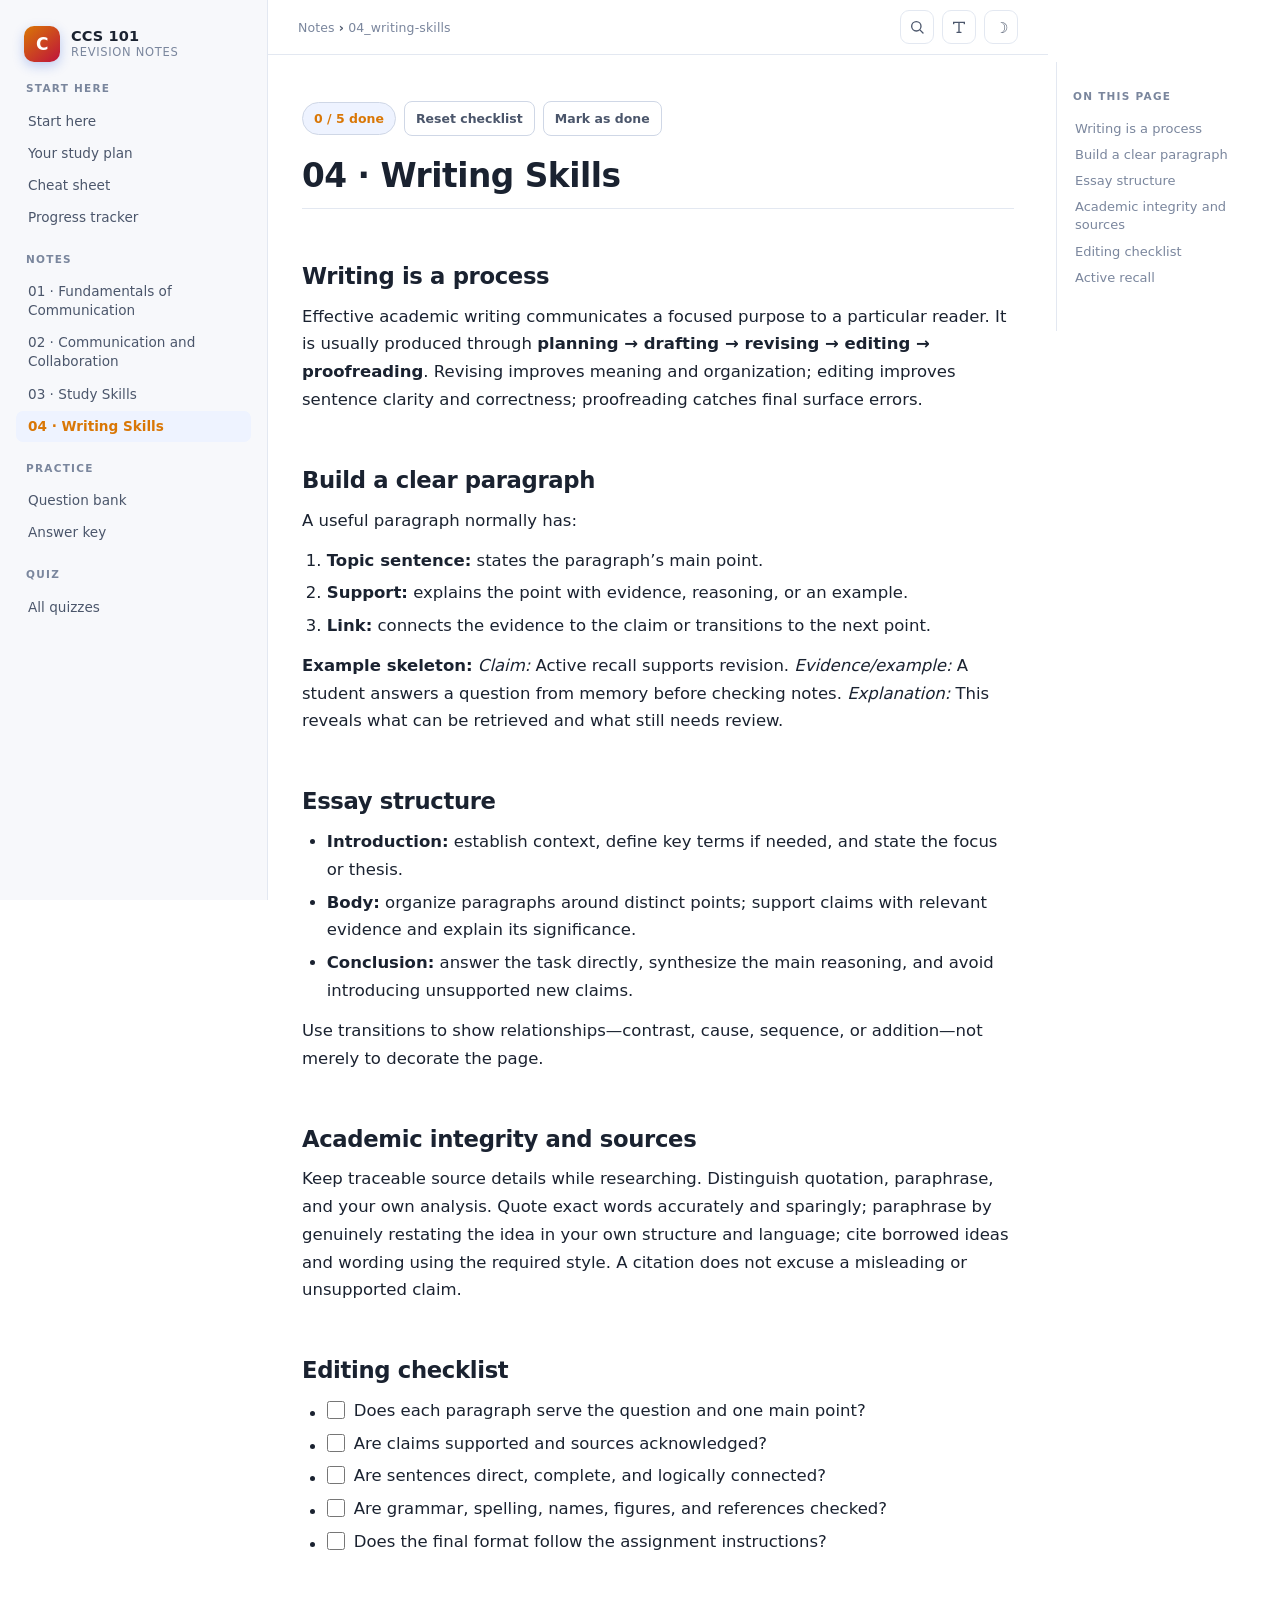
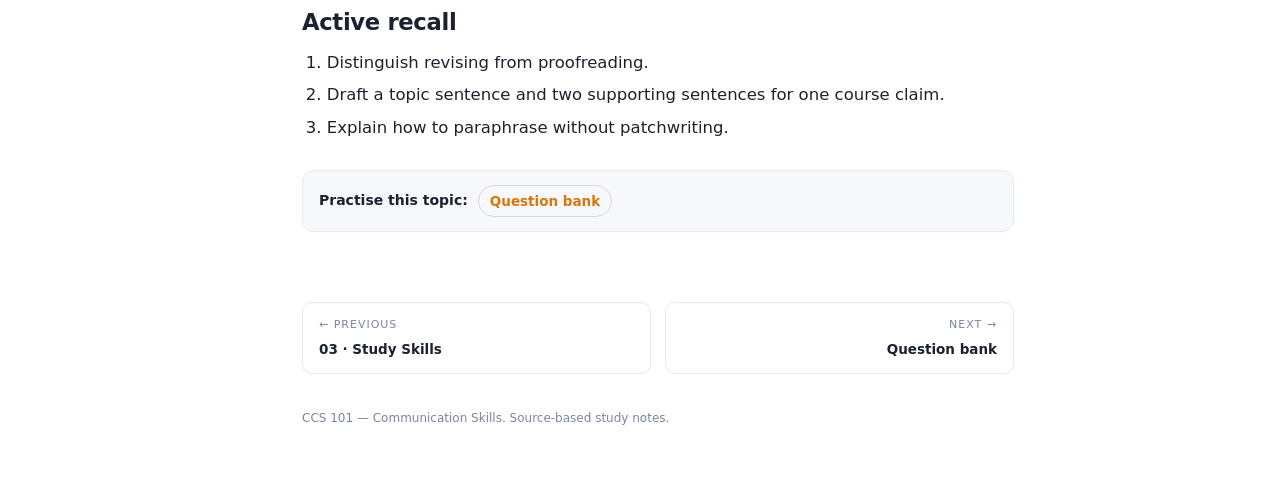
<file: docs/notes/04_writing-skills.html>
<!DOCTYPE html>
<html lang="en" data-theme="light">
<head>
<meta charset="utf-8">
<meta name="viewport" content="width=device-width, initial-scale=1">
<title>04 · Writing Skills · CCS 101 Revision</title>
<meta name="description" content="Study notes for CCS 101 Communication Skills, from academic communication to writing and study skills.">
<link rel="stylesheet" href="../assets/notes.css">
<link rel="stylesheet" href="../assets/theme.css">
</head>
<body data-page="notes/04_writing-skills.html" data-pages="[{&quot;label&quot;:&quot;01 · Fundamentals of Communication&quot;,&quot;href&quot;:&quot;01_fundamentals-of-communication.html&quot;,&quot;key&quot;:&quot;notes/01_fundamentals-of-communication.html&quot;},{&quot;label&quot;:&quot;02 · Communication and Collaboration&quot;,&quot;href&quot;:&quot;02_communication-and-collaboration.html&quot;,&quot;key&quot;:&quot;notes/02_communication-and-collaboration.html&quot;},{&quot;label&quot;:&quot;03 · Study Skills&quot;,&quot;href&quot;:&quot;03_study-skills.html&quot;,&quot;key&quot;:&quot;notes/03_study-skills.html&quot;},{&quot;label&quot;:&quot;04 · Writing Skills&quot;,&quot;href&quot;:&quot;04_writing-skills.html&quot;,&quot;key&quot;:&quot;notes/04_writing-skills.html&quot;}]">
<div class="progress" id="progress"></div>
<div class="layout">
<aside class="sidebar">
  <a class="brand" href="../index.html">
    <span class="brand-mark">C</span>
    <span class="brand-text"><strong>CCS 101</strong><span>Revision Notes</span></span>
  </a>
  <details class="nav-details" open>
    <summary>Contents</summary>
    <div class="nav-group"><div class="nav-head">Start here</div><a href="../START_HERE.html">Start here</a><a href="../YOUR_STUDY_PLAN.html">Your study plan</a><a href="../CHEAT_SHEET.html">Cheat sheet</a><a href="../PROGRESS_TRACKER.html">Progress tracker</a></div><div class="nav-group"><div class="nav-head">Notes</div><a href="../notes/01_fundamentals-of-communication.html">01 · Fundamentals of Communication</a><a href="../notes/02_communication-and-collaboration.html">02 · Communication and Collaboration</a><a href="../notes/03_study-skills.html">03 · Study Skills</a><a href="../notes/04_writing-skills.html" class="active">04 · Writing Skills</a></div><div class="nav-group"><div class="nav-head">Practice</div><a href="../practice/QUESTION_BANK.html">Question bank</a><a href="../practice/ANSWER_KEY.html">Answer key</a></div><div class="nav-group"><div class="nav-head">Quiz</div><a href="../quiz/index.html">All quizzes</a></div>
  </details>
</aside>
<main class="main">
  <div class="topbar">
    <span class="crumb">Notes <b>&rsaquo;</b> 04_writing-skills</span>
    <div class="topbar-actions">
      <button class="icon-btn" id="searchBtn" title="Search all pages (Ctrl+K)" aria-label="Search all pages">
        <svg viewBox="0 0 24 24" width="16" height="16" fill="none" stroke="currentColor" stroke-width="2" stroke-linecap="round" aria-hidden="true"><circle cx="11" cy="11" r="7"></circle><path d="M21 21l-4.3-4.3"></path></svg>
      </button>
      <button class="icon-btn" id="findBtn" title="Find on this page (Ctrl+Alt+F)" aria-label="Find on this page">
        <svg viewBox="0 0 24 24" width="16" height="16" fill="none" stroke="currentColor" stroke-width="2" stroke-linecap="round" aria-hidden="true"><path d="M4 7V5h16v2M9 20h6M12 5v15"></path></svg>
      </button>
      <button class="theme-btn" id="themeBtn" title="Switch light / dark" aria-label="Switch theme">&#9789;</button>
    </div>
  </div>
  <article class="content">
<div class="page-tools"><span class="check-count" id="checkCount">0 / 5 done</span><button type="button" class="reset-btn" id="resetChecks">Reset checklist</button><button type="button" class="done-btn" id="markDone">Mark as done</button></div>
<h1 id="04-writing-skills">04 · Writing Skills</h1>
<h2 id="writing-is-a-process">Writing is a process</h2>
<p>Effective academic writing communicates a focused purpose to a particular reader. It is usually produced through <strong>planning → drafting → revising → editing → proofreading</strong>. Revising improves meaning and organization; editing improves sentence clarity and correctness; proofreading catches final surface errors.</p>
<h2 id="build-a-clear-paragraph">Build a clear paragraph</h2>
<p>A useful paragraph normally has:</p>
<ol>
<li><strong>Topic sentence:</strong> states the paragraph’s main point.</li>
<li><strong>Support:</strong> explains the point with evidence, reasoning, or an example.</li>
<li><strong>Link:</strong> connects the evidence to the claim or transitions to the next point.</li>
</ol>
<p><strong>Example skeleton:</strong> <em>Claim:</em> Active recall supports revision. <em>Evidence/example:</em> A student answers a question from memory before checking notes. <em>Explanation:</em> This reveals what can be retrieved and what still needs review.</p>
<h2 id="essay-structure">Essay structure</h2>
<ul>
<li><strong>Introduction:</strong> establish context, define key terms if needed, and state the focus or thesis.</li>
<li><strong>Body:</strong> organize paragraphs around distinct points; support claims with relevant evidence and explain its significance.</li>
<li><strong>Conclusion:</strong> answer the task directly, synthesize the main reasoning, and avoid introducing unsupported new claims.</li>
</ul>
<p>Use transitions to show relationships—contrast, cause, sequence, or addition—not merely to decorate the page.</p>
<h2 id="academic-integrity-and-sources">Academic integrity and sources</h2>
<p>Keep traceable source details while researching. Distinguish quotation, paraphrase, and your own analysis. Quote exact words accurately and sparingly; paraphrase by genuinely restating the idea in your own structure and language; cite borrowed ideas and wording using the required style. A citation does not excuse a misleading or unsupported claim.</p>
<h2 id="editing-checklist">Editing checklist</h2>
<ul>
<li><label class="task"><input type="checkbox" class="task-check" id="task1" data-task="task1"> <span class="task-text">Does each paragraph serve the question and one main point?</span></label> </li>
<li><label class="task"><input type="checkbox" class="task-check" id="task2" data-task="task2"> <span class="task-text">Are claims supported and sources acknowledged?</span></label> </li>
<li><label class="task"><input type="checkbox" class="task-check" id="task3" data-task="task3"> <span class="task-text">Are sentences direct, complete, and logically connected?</span></label> </li>
<li><label class="task"><input type="checkbox" class="task-check" id="task4" data-task="task4"> <span class="task-text">Are grammar, spelling, names, figures, and references checked?</span></label> </li>
<li><label class="task"><input type="checkbox" class="task-check" id="task5" data-task="task5"> <span class="task-text">Does the final format follow the assignment instructions?</span></label> </li>
</ul>
<h2 id="active-recall">Active recall</h2>
<ol>
<li>Distinguish revising from proofreading.</li>
<li>Draft a topic sentence and two supporting sentences for one course claim.</li>
<li>Explain how to paraphrase without patchwriting.</li>
</ol>
<div class="practice-links"><span>Practise this topic:</span><a href="../practice/QUESTION_BANK.html">Question bank</a></div>

  </article>
<nav class="pager"><a class="prev" href="../notes/03_study-skills.html"><span class="dir">&larr; Previous</span><span class="name">03 · Study Skills</span></a><a class="next" href="../practice/QUESTION_BANK.html"><span class="dir">Next &rarr;</span><span class="name">Question bank</span></a></nav>
  <footer class="foot">
    CCS 101 — Communication Skills. Source-based study notes.
  </footer>
</main>
<aside class="toc">
  <div class="toc-title">On this page</div>
  <a href="#writing-is-a-process">Writing is a process</a><a href="#build-a-clear-paragraph">Build a clear paragraph</a><a href="#essay-structure">Essay structure</a><a href="#academic-integrity-and-sources">Academic integrity and sources</a><a href="#editing-checklist">Editing checklist</a><a href="#active-recall">Active recall</a>
</aside>
</div>
<div class="search-overlay" id="searchOverlay" hidden>
  <div class="search-modal" role="dialog" aria-label="Search">
    <div class="search-bar">
      <svg viewBox="0 0 24 24" width="18" height="18" fill="none" stroke="currentColor" stroke-width="2" stroke-linecap="round" aria-hidden="true"><circle cx="11" cy="11" r="7"></circle><path d="M21 21l-4.3-4.3"></path></svg>
      <input id="searchInput" type="search" placeholder="Search every page, section and quiz&hellip;" autocomplete="off" aria-label="Search all pages">
      <kbd>Esc</kbd>
    </div>
    <div class="search-results" id="searchResults"></div>
    <div class="search-foot"><span>&uarr;&darr; choose</span><span>Enter open</span><span>Esc close</span></div>
  </div>
</div>
<div class="findbar" id="findBar" hidden>
  <div class="find-inner">
    <svg viewBox="0 0 24 24" width="15" height="15" fill="none" stroke="currentColor" stroke-width="2" stroke-linecap="round" aria-hidden="true"><path d="M4 7V5h16v2M9 20h6M12 5v15"></path></svg>
    <input id="findInput" type="search" placeholder="Find on this page&hellip;" autocomplete="off" aria-label="Find on this page">
    <span class="find-count" id="findCount"></span>
    <button class="mini-btn" id="findPrev" title="Previous match" aria-label="Previous match">&uarr;</button>
    <button class="mini-btn" id="findNext" title="Next match" aria-label="Next match">&darr;</button>
    <button class="mini-btn" id="findClose" title="Close (Esc)" aria-label="Close find">&times;</button>
  </div>
</div>
<script src="../assets/search-index.js"></script>
<script>
(function () {
  var root = document.documentElement;
  try {
    var saved = localStorage.getItem('ccs101-theme');
    if (saved) root.setAttribute('data-theme', saved);
  } catch (e) {}

  var btn = document.getElementById('themeBtn');
  if (btn) btn.addEventListener('click', function () {
    var next = root.getAttribute('data-theme') === 'dark' ? 'light' : 'dark';
    root.setAttribute('data-theme', next);
    btn.textContent = next === 'dark' ? '\u2600' : '\u263D';
    try { localStorage.setItem('ccs101-theme', next); } catch (e) {}
  });

  var bar = document.getElementById('progress');
  if (bar) window.addEventListener('scroll', function () {
    var h = document.documentElement;
    var max = h.scrollHeight - h.clientHeight;
    bar.style.width = (max > 0 ? (h.scrollTop / max) * 100 : 0) + '%';
  }, { passive: true });

  // highlight the current section in the right-hand table of contents
  var links = [].slice.call(document.querySelectorAll('.toc a'));
  if (links.length) {
    var heads = links.map(function (a) { return document.getElementById(a.getAttribute('href').slice(1)); });
    window.addEventListener('scroll', function () {
      var best = -1;
      for (var i = 0; i < heads.length; i++) {
        if (heads[i] && heads[i].getBoundingClientRect().top < 120) best = i;
      }
      links.forEach(function (a, i) { a.classList.toggle('active', i === best); });
    }, { passive: true });
  }

  // on phones, start with the contents menu collapsed
  var det = document.querySelector('.nav-details');
  if (det && window.innerWidth < 1000) det.removeAttribute('open');

  // ---- interactive checklist -------------------------------------------
  var pageId  = document.body.getAttribute('data-page') || location.pathname;
  var checks  = [].slice.call(document.querySelectorAll('.task-check'));
  var countEl = document.getElementById('checkCount');
  var resetBtn = document.getElementById('resetChecks');

  function checkKey(el) { return 'ccs101:task:' + pageId + ':' + el.getAttribute('data-task'); }
  function updateCount() {
    if (!countEl) return;
    var done = checks.filter(function (c) { return c.checked; }).length;
    countEl.textContent = done + ' / ' + checks.length + ' done';
    countEl.classList.toggle('all', checks.length > 0 && done === checks.length);
  }
  checks.forEach(function (c) {
    try { if (localStorage.getItem(checkKey(c)) === '1') c.checked = true; } catch (e) {}
    c.addEventListener('change', function () {
      try { localStorage.setItem(checkKey(c), c.checked ? '1' : '0'); } catch (e) {}
      updateCount();
    });
  });
  updateCount();
  if (resetBtn) resetBtn.addEventListener('click', function () {
    checks.forEach(function (c) {
      c.checked = false;
      try { localStorage.removeItem(checkKey(c)); } catch (e) {}
    });
    updateCount();
  });

  // ---- fill-in blanks ---------------------------------------------------
  var blanks = [].slice.call(document.querySelectorAll('input.blank'));
  blanks.forEach(function (b) {
    var k = 'ccs101:blank:' + pageId + ':' + b.getAttribute('data-blank');
    try {
      var v = localStorage.getItem(k);
      if (v !== null) b.value = v;
    } catch (e) {}
    b.addEventListener('input', function () {
      try { localStorage.setItem(k, b.value); } catch (e) {}
      if (b.getAttribute('data-kind') === 'date') updateDays();
    });
  });

  function updateDays() {
    var date = document.querySelector('input.blank[data-kind="date"]');
    var days = document.querySelector('input.blank[data-kind="days"]');
    if (!date || !days) return;
    if (!date.value) { days.value = ''; return; }
    var d = new Date(date.value + 'T00:00:00');
    if (isNaN(d.getTime())) { days.value = ''; return; }
    var today = new Date();
    today.setHours(0, 0, 0, 0);
    days.value = String(Math.round((d - today) / 86400000));
  }
  updateDays();

  // ---- mark as done + progress panel -----------------------------------
  var doneBtn = document.getElementById('markDone');
  var doneKey = 'ccs101:done:' + pageId;
  function isDone() { try { return localStorage.getItem(doneKey) === '1'; } catch (e) { return false; } }
  function paintDone() {
    if (!doneBtn) return;
    doneBtn.textContent = isDone() ? '\u2713 Done' : 'Mark as done';
    doneBtn.classList.toggle('is-done', isDone());
  }
  if (doneBtn) doneBtn.addEventListener('click', function () {
    try { localStorage.setItem(doneKey, isDone() ? '0' : '1'); } catch (e) {}
    paintDone();
    renderPanel();
  });
  paintDone();

  var panel = document.getElementById('donePanel');
  var pages = [];
  try { pages = JSON.parse(document.body.getAttribute('data-pages') || '[]'); } catch (e) {}
  function renderPanel() {
    if (!panel || !pages.length) return;
    panel.innerHTML = '';
    var n = 0;
    pages.forEach(function (p) {
      try { if (localStorage.getItem('ccs101:done:' + p.key) === '1') n++; } catch (e) {}
    });
    var head = document.createElement('p');
    head.className = 'done-summary';
    head.textContent = n + ' / ' + pages.length + ' pages marked done';
    panel.appendChild(head);

    var list = document.createElement('ul');
    list.className = 'done-list';
    pages.forEach(function (p) {
      var li = document.createElement('li');
      var a = document.createElement('a');
      a.href = p.href;
      a.textContent = p.label;
      var s = document.createElement('span');
      var d = false;
      try { d = localStorage.getItem('ccs101:done:' + p.key) === '1'; } catch (e) {}
      s.className = 'done-flag' + (d ? ' yes' : '');
      s.textContent = d ? '\u2713 done' : 'not done';
      li.appendChild(a);
      li.appendChild(s);
      list.appendChild(li);
    });
    panel.appendChild(list);
  }
  renderPanel();

  // ---- multiple-choice quizzes -----------------------------------------
  var quiz = document.querySelector('.quiz');
  if (quiz) {
    var quizId = quiz.getAttribute('data-quiz');
    var total  = parseInt(quiz.getAttribute('data-total'), 10) || 0;
    var correct = 0;
    var answered = 0;
    var bestKey = 'ccs101:quiz:' + quizId;
    var nowEl = quiz.querySelector('.quiz-now');
    var bestEl = quiz.querySelector('.quiz-best');

    function readBest() {
      try { return parseInt(localStorage.getItem(bestKey) || '0', 10) || 0; } catch (e) { return 0; }
    }
    function paintBest() {
      if (bestEl) bestEl.textContent = 'Best: ' + readBest() + ' / ' + total;
    }
    paintBest();

    [].slice.call(quiz.querySelectorAll('.quiz-q')).forEach(function (q) {
      var answer = parseInt(q.getAttribute('data-answer'), 10);
      var feedback = q.querySelector('.quiz-feedback');
      var why = q.querySelector('.quiz-why');
      var opts = [].slice.call(q.querySelectorAll('.quiz-opt'));
      opts.forEach(function (btn) {
        btn.addEventListener('click', function () {
          if (q.classList.contains('answered')) return;
          q.classList.add('answered');
          var pick = parseInt(btn.getAttribute('data-i'), 10);
          opts.forEach(function (b) {
            b.disabled = true;
            if (parseInt(b.getAttribute('data-i'), 10) === answer) b.classList.add('correct');
          });
          if (pick === answer) {
            correct++;
            feedback.className = 'quiz-feedback good';
          } else {
            btn.classList.add('wrong');
            feedback.className = 'quiz-feedback bad';
          }
          feedback.textContent = (pick === answer ? 'Correct. ' : 'Not quite. ') + (why ? why.textContent : '');
          feedback.hidden = false;
          answered++;
          if (nowEl) nowEl.textContent = correct + ' / ' + total;
          if (answered === total) {
            var best = readBest();
            if (correct > best) {
              try { localStorage.setItem(bestKey, String(correct)); } catch (e) {}
              paintBest();
            }
          }
        });
      });
    });

    var retry = quiz.querySelector('.quiz-retry');
    if (retry) retry.addEventListener('click', function () {
      correct = 0;
      answered = 0;
      if (nowEl) nowEl.textContent = '0 / ' + total;
      [].slice.call(quiz.querySelectorAll('.quiz-q')).forEach(function (q) {
        q.classList.remove('answered');
        var f = q.querySelector('.quiz-feedback');
        f.hidden = true;
        f.textContent = '';
        f.className = 'quiz-feedback';
        [].slice.call(q.querySelectorAll('.quiz-opt')).forEach(function (b) {
          b.disabled = false;
          b.classList.remove('correct', 'wrong');
        });
      });
    });
  }

  // print shows the answers so the PDF is a complete revision sheet
  window.addEventListener('beforeprint', function () {
    [].slice.call(document.querySelectorAll('details.reveal')).forEach(function (d) {
      d.setAttribute('data-was-open', d.open ? '1' : '0');
      d.open = true;
    });
  });
  window.addEventListener('afterprint', function () {
    [].slice.call(document.querySelectorAll('details.reveal')).forEach(function (d) {
      if (d.getAttribute('data-was-open') === '0') d.open = false;
    });
  });
})();
</script>
<script>
(function () {
  var SITE_ROOT = '../';

  // ---- flip cards ----------------------------------------------------------
  [].slice.call(document.querySelectorAll('.flipcard')).forEach(function (card) {
    card.addEventListener('click', function () { card.classList.toggle('flipped'); });
  });

  // ---- inline multiple choice ----------------------------------------------
  [].slice.call(document.querySelectorAll('.mcq')).forEach(function (box) {
    var fb = box.querySelector('.mcq-feedback');
    [].slice.call(box.querySelectorAll('.mcq-opt')).forEach(function (btn) {
      btn.addEventListener('click', function () {
        if (box.classList.contains('answered')) return;
        box.classList.add('answered');
        var correct = btn.getAttribute('data-correct') === 'true';
        [].slice.call(box.querySelectorAll('.mcq-opt')).forEach(function (b) {
          b.disabled = true;
          if (b.getAttribute('data-correct') === 'true') b.classList.add('correct');
        });
        if (!correct) btn.classList.add('wrong');
        var why = btn.getAttribute('data-why') || '';
        fb.textContent = (correct ? 'Correct. ' : 'Not quite. ') + why;
        fb.className = 'mcq-feedback ' + (correct ? 'good' : 'bad');
        fb.hidden = false;
      });
    });
  });

  // ---- true / false ----------------------------------------------------------
  [].slice.call(document.querySelectorAll('.tf')).forEach(function (box) {
    var fb = box.querySelector('.tf-feedback');
    var answer = box.getAttribute('data-answer') === 'false' ? 'false' : 'true';
    [].slice.call(box.querySelectorAll('.tf-btn')).forEach(function (btn) {
      btn.addEventListener('click', function () {
        if (box.classList.contains('answered')) return;
        box.classList.add('answered');
        var correct = btn.getAttribute('data-pick') === answer;
        [].slice.call(box.querySelectorAll('.tf-btn')).forEach(function (b) {
          b.disabled = true;
          if (b.getAttribute('data-pick') === answer) b.classList.add('correct');
        });
        if (!correct) btn.classList.add('wrong');
        fb.textContent = (correct ? 'Correct. ' : 'Not quite. ') + (box.getAttribute('data-why') || '');
        fb.className = 'tf-feedback ' + (correct ? 'good' : 'bad');
        fb.hidden = false;
      });
    });
  });

  // ---- step-by-step solutions -------------------------------------------------
  [].slice.call(document.querySelectorAll('.steps')).forEach(function (box) {
    [].slice.call(box.querySelectorAll('.step-head')).forEach(function (h) {
      h.addEventListener('click', function () { h.parentNode.classList.toggle('open'); });
    });
    var all = box.querySelector('.steps-all');
    if (all) all.addEventListener('click', function () {
      [].slice.call(box.querySelectorAll('.step')).forEach(function (s) { s.classList.add('open'); });
      all.disabled = true;
      all.textContent = 'All steps revealed';
    });
  });

  // ---- full-text search overlay ------------------------------------------------
  var INDEX = window.SEARCH_INDEX || [];
  var overlay = document.getElementById('searchOverlay');
  var sInput = document.getElementById('searchInput');
  var sResults = document.getElementById('searchResults');
  var sSel = -1;

  function escHtml(s) {
    return String(s).replace(/[&<>"]/g, function (c) {
      return { '&': '&amp;', '<': '&lt;', '>': '&gt;', '"': '&quot;' }[c];
    });
  }

  function runSearch(query) {
    var terms = query.toLowerCase().split(/\s+/).filter(function (t) { return t; });
    if (!terms.length) return [];
    var ql = query.toLowerCase();
    var hits = [];
    for (var n = 0; n < INDEX.length; n++) {
      var e = INDEX[n];
      var t = (e.t || '').toLowerCase();
      var h = (e.h || '').toLowerCase();
      var x = (e.x || '').toLowerCase();
      var score = 0, ok = true, firstPos = -1;
      for (var i = 0; i < terms.length; i++) {
        var term = terms[i];
        var pt = t.indexOf(term), ph = h.indexOf(term), px = x.indexOf(term);
        if (pt < 0 && ph < 0 && px < 0) { ok = false; break; }
        if (pt >= 0) score += 8;
        if (ph >= 0) score += 5;
        if (px >= 0) { score += 1; if (firstPos < 0) firstPos = px; }
      }
      if (!ok) continue;
      if (ql.length > 3 && x.indexOf(ql) >= 0) score += 6;
      if (h.indexOf(ql) >= 0) score += 4;
      hits.push({ e: e, score: score, pos: firstPos });
    }
    hits.sort(function (a, b) { return b.score - a.score; });
    return hits.slice(0, 24);
  }

  function snippetHtml(e, pos, query) {
    var x = e.x || '';
    if (pos < 0) pos = 0;
    var start = Math.max(0, pos - 60);
    var end = Math.min(x.length, pos + 150);
    var raw = (start > 0 ? '\u2026' : '') + x.substring(start, end) + (end < x.length ? '\u2026' : '');
    var html = escHtml(raw);
    var terms = query.toLowerCase().split(/\s+/).filter(function (t) { return t; })
      .sort(function (a, b) { return b.length - a.length; });
    for (var i = 0; i < terms.length; i++) {
      var t = terms[i].replace(/[.*+?^${}()|[\]\\]/g, '\\$&');
      html = html.replace(new RegExp('(' + t + ')', 'gi'), '<mark>$1</mark>');
    }
    return html;
  }

  function addHit(hit, query) {
    var e = hit.e;
    var a = document.createElement('a');
    a.className = 'sr-item';
    a.href = SITE_ROOT + e.u + (e.i ? '#' + e.i : '');
    var meta = e.g + (e.h ? ' \u00b7 ' + e.h : '');
    a.innerHTML =
      '<span class="sr-meta">' + escHtml(meta) + '</span>' +
      '<span class="sr-title">' + escHtml(e.t) + '</span>' +
      (query ? '<span class="sr-snippet">' + snippetHtml(e, hit.pos, query) + '</span>' : '');
    a.addEventListener('click', function () { closeSearch(); });
    sResults.appendChild(a);
  }

  function paintSearch(query) {
    sResults.innerHTML = '';
    if (!query.trim()) {
      var pages = [];
      for (var n = 0; n < INDEX.length; n++) {
        if (!INDEX[n].h) pages.push({ e: INDEX[n], pos: -1 });
      }
      pages.slice(0, 14).forEach(function (hit) { addHit(hit, ''); });
      return;
    }
    var hits = runSearch(query);
    if (!hits.length) {
      sResults.innerHTML = '<div class="sr-empty">Nothing matches &ldquo;' + escHtml(query) + '&rdquo;. Try a shorter word.</div>';
      return;
    }
    hits.forEach(function (hit) { addHit(hit, query); });
  }

  function paintSel() {
    var items = [].slice.call(sResults.querySelectorAll('.sr-item'));
    items.forEach(function (el, i) { el.classList.toggle('active', i === sSel); });
    if (sSel >= 0 && items[sSel]) items[sSel].scrollIntoView({ block: 'nearest' });
  }

  function openSearch() {
    if (!overlay) return;
    overlay.hidden = false;
    sInput.value = '';
    paintSearch('');
    sInput.focus();
  }
  function closeSearch() { if (overlay) overlay.hidden = true; }

  if (overlay && sInput && sResults) {
    document.getElementById('searchBtn').addEventListener('click', openSearch);
    overlay.addEventListener('mousedown', function (ev) {
      if (ev.target === overlay) closeSearch();
    });
    sInput.addEventListener('input', function () { paintSearch(sInput.value); });
    sInput.addEventListener('keydown', function (ev) {
      var items = [].slice.call(sResults.querySelectorAll('.sr-item'));
      if (ev.key === 'ArrowDown') { ev.preventDefault(); if (sSel < items.length - 1) sSel++; paintSel(); }
      else if (ev.key === 'ArrowUp') { ev.preventDefault(); if (sSel > 0) sSel--; paintSel(); }
      else if (ev.key === 'Enter') {
        ev.preventDefault();
        var target = items[sSel >= 0 ? sSel : 0];
        if (target) location.href = target.href;
      }
    });
  }

  // ---- find on this page --------------------------------------------------------
  var findBar = document.getElementById('findBar');
  var fInput = document.getElementById('findInput');
  var fCount = document.getElementById('findCount');
  var fMarks = [];
  var fCur = -1;
  var fTimer = null;

  function collectTextNodes(el, out) {
    var walker = document.createTreeWalker(el, NodeFilter.SHOW_TEXT, {
      acceptNode: function (n) {
        if (!n.nodeValue || !n.nodeValue.trim()) return NodeFilter.FILTER_REJECT;
        var p = n.parentNode;
        if (p && p.closest && p.closest('script,style,mark.find-m')) return NodeFilter.FILTER_REJECT;
        return NodeFilter.FILTER_ACCEPT;
      }
    });
    while (walker.nextNode()) out.push(walker.currentNode);
    return out;
  }

  function clearFind() {
    [].slice.call(document.querySelectorAll('mark.find-m')).forEach(function (m) {
      var parent = m.parentNode;
      if (!parent) return;
      parent.replaceChild(document.createTextNode(m.textContent), m);
      parent.normalize();
    });
    fMarks = [];
    fCur = -1;
  }

  function paintFindCount() {
    if (!fCount) return;
    if (fMarks.length) {
      fCount.textContent = (fCur + 1) + ' / ' + fMarks.length;
    } else {
      fCount.textContent = (fInput.value.trim().length >= 2 ? 'no match' : '');
    }
  }

  function showFind(i) {
    [].slice.call(document.querySelectorAll('mark.find-m.current')).forEach(function (m) {
      m.classList.remove('current');
    });
    if (i >= 0 && i < fMarks.length) {
      fCur = i;
      var m = fMarks[i];
      m.classList.add('current');
      m.scrollIntoView({ block: 'center' });
    }
    paintFindCount();
  }

  function doFind(q) {
    clearFind();
    if (q.trim().length < 2) { paintFindCount(); return; }
    var content = document.querySelector('.content') || document.body;
    var nodes = collectTextNodes(content, []);
    var ql = q.toLowerCase();
    nodes.forEach(function (node) {
      var text = node.nodeValue;
      var lower = text.toLowerCase();
      var idx = lower.indexOf(ql);
      if (idx < 0) return;
      var frag = document.createDocumentFragment();
      var pos = 0;
      while (idx >= 0) {
        frag.appendChild(document.createTextNode(text.substring(pos, idx)));
        var mk = document.createElement('mark');
        mk.className = 'find-m';
        mk.textContent = text.substring(idx, idx + ql.length);
        frag.appendChild(mk);
        fMarks.push(mk);
        pos = idx + ql.length;
        idx = lower.indexOf(ql, pos);
      }
      frag.appendChild(document.createTextNode(text.substring(pos)));
      node.parentNode.replaceChild(frag, node);
    });
    if (fMarks.length) showFind(0); else paintFindCount();
  }

  function openFind() {
    if (!findBar) return;
    findBar.hidden = false;
    fInput.focus();
    fInput.select();
  }
  function closeFind() {
    if (!findBar) return;
    findBar.hidden = true;
    clearFind();
    paintFindCount();
  }

  if (findBar && fInput) {
    document.getElementById('findBtn').addEventListener('click', openFind);
    document.getElementById('findClose').addEventListener('click', closeFind);
    document.getElementById('findPrev').addEventListener('click', function () {
      if (fMarks.length) showFind((fCur - 1 + fMarks.length) % fMarks.length);
    });
    document.getElementById('findNext').addEventListener('click', function () {
      if (fMarks.length) showFind((fCur + 1) % fMarks.length);
    });
    fInput.addEventListener('input', function () {
      if (fTimer) clearTimeout(fTimer);
      fTimer = setTimeout(function () { doFind(fInput.value); }, 150);
    });
    fInput.addEventListener('keydown', function (ev) {
      if (ev.key === 'Enter') {
        ev.preventDefault();
        if (fMarks.length) showFind((fCur + 1) % fMarks.length);
      } else if (ev.key === 'Escape') {
        closeFind();
      }
    });
  }

  // ---- global keyboard shortcuts --------------------------------------------------
  document.addEventListener('keydown', function (ev) {
    var inField = /^(input|textarea|select)$/i.test((ev.target && ev.target.tagName) || '');
    if ((ev.ctrlKey || ev.metaKey) && (ev.key === 'k' || ev.key === 'K')) {
      ev.preventDefault();
      if (overlay && overlay.hidden) openSearch(); else closeSearch();
    } else if (ev.ctrlKey && ev.altKey && (ev.key === 'f' || ev.key === 'F')) {
      ev.preventDefault();
      if (findBar && findBar.hidden) openFind(); else closeFind();
    } else if (ev.key === 'Escape') {
      if (overlay && !overlay.hidden) closeSearch();
      else if (findBar && !findBar.hidden) closeFind();
    } else if (ev.key === '/' && !inField && overlay && overlay.hidden) {
      ev.preventDefault();
      openSearch();
    }
  });
})();
</script>
</body>
</html>
</file>
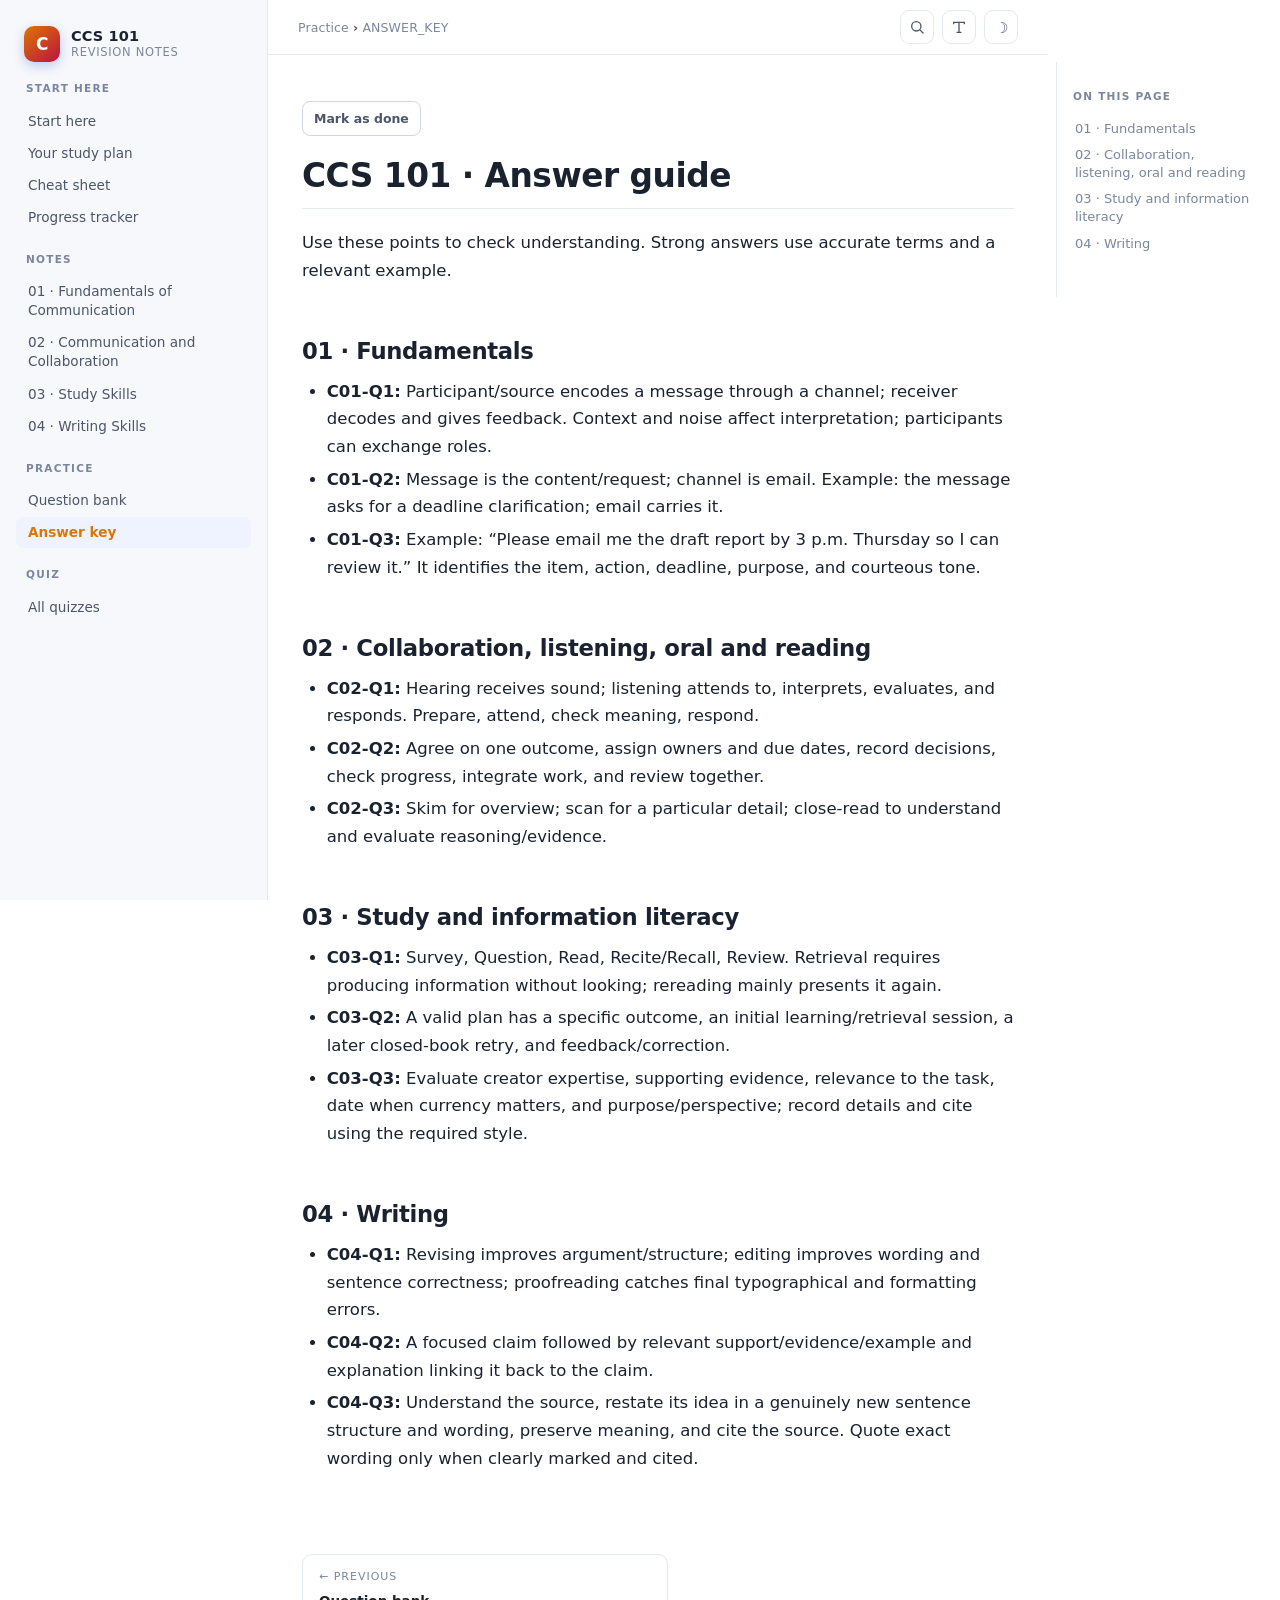
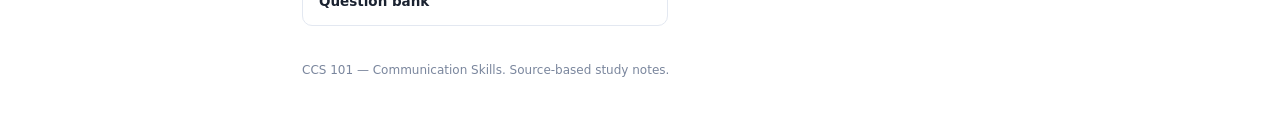
<file: docs/practice/ANSWER_KEY.html>
<!DOCTYPE html>
<html lang="en" data-theme="light">
<head>
<meta charset="utf-8">
<meta name="viewport" content="width=device-width, initial-scale=1">
<title>CCS 101 · Answer guide · CCS 101 Revision</title>
<meta name="description" content="Study notes for CCS 101 Communication Skills, from academic communication to writing and study skills.">
<link rel="stylesheet" href="../assets/notes.css">
<link rel="stylesheet" href="../assets/theme.css">
</head>
<body data-page="practice/ANSWER_KEY.html" data-pages="[{&quot;label&quot;:&quot;01 · Fundamentals of Communication&quot;,&quot;href&quot;:&quot;../notes/01_fundamentals-of-communication.html&quot;,&quot;key&quot;:&quot;notes/01_fundamentals-of-communication.html&quot;},{&quot;label&quot;:&quot;02 · Communication and Collaboration&quot;,&quot;href&quot;:&quot;../notes/02_communication-and-collaboration.html&quot;,&quot;key&quot;:&quot;notes/02_communication-and-collaboration.html&quot;},{&quot;label&quot;:&quot;03 · Study Skills&quot;,&quot;href&quot;:&quot;../notes/03_study-skills.html&quot;,&quot;key&quot;:&quot;notes/03_study-skills.html&quot;},{&quot;label&quot;:&quot;04 · Writing Skills&quot;,&quot;href&quot;:&quot;../notes/04_writing-skills.html&quot;,&quot;key&quot;:&quot;notes/04_writing-skills.html&quot;}]">
<div class="progress" id="progress"></div>
<div class="layout">
<aside class="sidebar">
  <a class="brand" href="../index.html">
    <span class="brand-mark">C</span>
    <span class="brand-text"><strong>CCS 101</strong><span>Revision Notes</span></span>
  </a>
  <details class="nav-details" open>
    <summary>Contents</summary>
    <div class="nav-group"><div class="nav-head">Start here</div><a href="../START_HERE.html">Start here</a><a href="../YOUR_STUDY_PLAN.html">Your study plan</a><a href="../CHEAT_SHEET.html">Cheat sheet</a><a href="../PROGRESS_TRACKER.html">Progress tracker</a></div><div class="nav-group"><div class="nav-head">Notes</div><a href="../notes/01_fundamentals-of-communication.html">01 · Fundamentals of Communication</a><a href="../notes/02_communication-and-collaboration.html">02 · Communication and Collaboration</a><a href="../notes/03_study-skills.html">03 · Study Skills</a><a href="../notes/04_writing-skills.html">04 · Writing Skills</a></div><div class="nav-group"><div class="nav-head">Practice</div><a href="../practice/QUESTION_BANK.html">Question bank</a><a href="../practice/ANSWER_KEY.html" class="active">Answer key</a></div><div class="nav-group"><div class="nav-head">Quiz</div><a href="../quiz/index.html">All quizzes</a></div>
  </details>
</aside>
<main class="main">
  <div class="topbar">
    <span class="crumb">Practice <b>&rsaquo;</b> ANSWER_KEY</span>
    <div class="topbar-actions">
      <button class="icon-btn" id="searchBtn" title="Search all pages (Ctrl+K)" aria-label="Search all pages">
        <svg viewBox="0 0 24 24" width="16" height="16" fill="none" stroke="currentColor" stroke-width="2" stroke-linecap="round" aria-hidden="true"><circle cx="11" cy="11" r="7"></circle><path d="M21 21l-4.3-4.3"></path></svg>
      </button>
      <button class="icon-btn" id="findBtn" title="Find on this page (Ctrl+Alt+F)" aria-label="Find on this page">
        <svg viewBox="0 0 24 24" width="16" height="16" fill="none" stroke="currentColor" stroke-width="2" stroke-linecap="round" aria-hidden="true"><path d="M4 7V5h16v2M9 20h6M12 5v15"></path></svg>
      </button>
      <button class="theme-btn" id="themeBtn" title="Switch light / dark" aria-label="Switch theme">&#9789;</button>
    </div>
  </div>
  <article class="content">
<div class="page-tools"><button type="button" class="done-btn" id="markDone">Mark as done</button></div>
<h1 id="ccs-101-answer-guide">CCS 101 · Answer guide</h1>
<p>Use these points to check understanding. Strong answers use accurate terms and a relevant example.</p>
<h2 id="01-fundamentals">01 · Fundamentals</h2>
<ul>
<li><strong>C01-Q1:</strong> Participant/source encodes a message through a channel; receiver decodes and gives feedback. Context and noise affect interpretation; participants can exchange roles.</li>
<li><strong>C01-Q2:</strong> Message is the content/request; channel is email. Example: the message asks for a deadline clarification; email carries it.</li>
<li><strong>C01-Q3:</strong> Example: “Please email me the draft report by 3 p.m. Thursday so I can review it.” It identifies the item, action, deadline, purpose, and courteous tone.</li>
</ul>
<h2 id="02-collaboration-listening-oral-and-reading">02 · Collaboration, listening, oral and reading</h2>
<ul>
<li><strong>C02-Q1:</strong> Hearing receives sound; listening attends to, interprets, evaluates, and responds. Prepare, attend, check meaning, respond.</li>
<li><strong>C02-Q2:</strong> Agree on one outcome, assign owners and due dates, record decisions, check progress, integrate work, and review together.</li>
<li><strong>C02-Q3:</strong> Skim for overview; scan for a particular detail; close-read to understand and evaluate reasoning/evidence.</li>
</ul>
<h2 id="03-study-and-information-literacy">03 · Study and information literacy</h2>
<ul>
<li><strong>C03-Q1:</strong> Survey, Question, Read, Recite/Recall, Review. Retrieval requires producing information without looking; rereading mainly presents it again.</li>
<li><strong>C03-Q2:</strong> A valid plan has a specific outcome, an initial learning/retrieval session, a later closed-book retry, and feedback/correction.</li>
<li><strong>C03-Q3:</strong> Evaluate creator expertise, supporting evidence, relevance to the task, date when currency matters, and purpose/perspective; record details and cite using the required style.</li>
</ul>
<h2 id="04-writing">04 · Writing</h2>
<ul>
<li><strong>C04-Q1:</strong> Revising improves argument/structure; editing improves wording and sentence correctness; proofreading catches final typographical and formatting errors.</li>
<li><strong>C04-Q2:</strong> A focused claim followed by relevant support/evidence/example and explanation linking it back to the claim.</li>
<li><strong>C04-Q3:</strong> Understand the source, restate its idea in a genuinely new sentence structure and wording, preserve meaning, and cite the source. Quote exact wording only when clearly marked and cited.</li>
</ul>

  </article>
<nav class="pager"><a class="prev" href="../practice/QUESTION_BANK.html"><span class="dir">&larr; Previous</span><span class="name">Question bank</span></a><span class="spacer"></span></nav>
  <footer class="foot">
    CCS 101 — Communication Skills. Source-based study notes.
  </footer>
</main>
<aside class="toc">
  <div class="toc-title">On this page</div>
  <a href="#01-fundamentals">01 · Fundamentals</a><a href="#02-collaboration-listening-oral-and-reading">02 · Collaboration, listening, oral and reading</a><a href="#03-study-and-information-literacy">03 · Study and information literacy</a><a href="#04-writing">04 · Writing</a>
</aside>
</div>
<div class="search-overlay" id="searchOverlay" hidden>
  <div class="search-modal" role="dialog" aria-label="Search">
    <div class="search-bar">
      <svg viewBox="0 0 24 24" width="18" height="18" fill="none" stroke="currentColor" stroke-width="2" stroke-linecap="round" aria-hidden="true"><circle cx="11" cy="11" r="7"></circle><path d="M21 21l-4.3-4.3"></path></svg>
      <input id="searchInput" type="search" placeholder="Search every page, section and quiz&hellip;" autocomplete="off" aria-label="Search all pages">
      <kbd>Esc</kbd>
    </div>
    <div class="search-results" id="searchResults"></div>
    <div class="search-foot"><span>&uarr;&darr; choose</span><span>Enter open</span><span>Esc close</span></div>
  </div>
</div>
<div class="findbar" id="findBar" hidden>
  <div class="find-inner">
    <svg viewBox="0 0 24 24" width="15" height="15" fill="none" stroke="currentColor" stroke-width="2" stroke-linecap="round" aria-hidden="true"><path d="M4 7V5h16v2M9 20h6M12 5v15"></path></svg>
    <input id="findInput" type="search" placeholder="Find on this page&hellip;" autocomplete="off" aria-label="Find on this page">
    <span class="find-count" id="findCount"></span>
    <button class="mini-btn" id="findPrev" title="Previous match" aria-label="Previous match">&uarr;</button>
    <button class="mini-btn" id="findNext" title="Next match" aria-label="Next match">&darr;</button>
    <button class="mini-btn" id="findClose" title="Close (Esc)" aria-label="Close find">&times;</button>
  </div>
</div>
<script src="../assets/search-index.js"></script>
<script>
(function () {
  var root = document.documentElement;
  try {
    var saved = localStorage.getItem('ccs101-theme');
    if (saved) root.setAttribute('data-theme', saved);
  } catch (e) {}

  var btn = document.getElementById('themeBtn');
  if (btn) btn.addEventListener('click', function () {
    var next = root.getAttribute('data-theme') === 'dark' ? 'light' : 'dark';
    root.setAttribute('data-theme', next);
    btn.textContent = next === 'dark' ? '\u2600' : '\u263D';
    try { localStorage.setItem('ccs101-theme', next); } catch (e) {}
  });

  var bar = document.getElementById('progress');
  if (bar) window.addEventListener('scroll', function () {
    var h = document.documentElement;
    var max = h.scrollHeight - h.clientHeight;
    bar.style.width = (max > 0 ? (h.scrollTop / max) * 100 : 0) + '%';
  }, { passive: true });

  // highlight the current section in the right-hand table of contents
  var links = [].slice.call(document.querySelectorAll('.toc a'));
  if (links.length) {
    var heads = links.map(function (a) { return document.getElementById(a.getAttribute('href').slice(1)); });
    window.addEventListener('scroll', function () {
      var best = -1;
      for (var i = 0; i < heads.length; i++) {
        if (heads[i] && heads[i].getBoundingClientRect().top < 120) best = i;
      }
      links.forEach(function (a, i) { a.classList.toggle('active', i === best); });
    }, { passive: true });
  }

  // on phones, start with the contents menu collapsed
  var det = document.querySelector('.nav-details');
  if (det && window.innerWidth < 1000) det.removeAttribute('open');

  // ---- interactive checklist -------------------------------------------
  var pageId  = document.body.getAttribute('data-page') || location.pathname;
  var checks  = [].slice.call(document.querySelectorAll('.task-check'));
  var countEl = document.getElementById('checkCount');
  var resetBtn = document.getElementById('resetChecks');

  function checkKey(el) { return 'ccs101:task:' + pageId + ':' + el.getAttribute('data-task'); }
  function updateCount() {
    if (!countEl) return;
    var done = checks.filter(function (c) { return c.checked; }).length;
    countEl.textContent = done + ' / ' + checks.length + ' done';
    countEl.classList.toggle('all', checks.length > 0 && done === checks.length);
  }
  checks.forEach(function (c) {
    try { if (localStorage.getItem(checkKey(c)) === '1') c.checked = true; } catch (e) {}
    c.addEventListener('change', function () {
      try { localStorage.setItem(checkKey(c), c.checked ? '1' : '0'); } catch (e) {}
      updateCount();
    });
  });
  updateCount();
  if (resetBtn) resetBtn.addEventListener('click', function () {
    checks.forEach(function (c) {
      c.checked = false;
      try { localStorage.removeItem(checkKey(c)); } catch (e) {}
    });
    updateCount();
  });

  // ---- fill-in blanks ---------------------------------------------------
  var blanks = [].slice.call(document.querySelectorAll('input.blank'));
  blanks.forEach(function (b) {
    var k = 'ccs101:blank:' + pageId + ':' + b.getAttribute('data-blank');
    try {
      var v = localStorage.getItem(k);
      if (v !== null) b.value = v;
    } catch (e) {}
    b.addEventListener('input', function () {
      try { localStorage.setItem(k, b.value); } catch (e) {}
      if (b.getAttribute('data-kind') === 'date') updateDays();
    });
  });

  function updateDays() {
    var date = document.querySelector('input.blank[data-kind="date"]');
    var days = document.querySelector('input.blank[data-kind="days"]');
    if (!date || !days) return;
    if (!date.value) { days.value = ''; return; }
    var d = new Date(date.value + 'T00:00:00');
    if (isNaN(d.getTime())) { days.value = ''; return; }
    var today = new Date();
    today.setHours(0, 0, 0, 0);
    days.value = String(Math.round((d - today) / 86400000));
  }
  updateDays();

  // ---- mark as done + progress panel -----------------------------------
  var doneBtn = document.getElementById('markDone');
  var doneKey = 'ccs101:done:' + pageId;
  function isDone() { try { return localStorage.getItem(doneKey) === '1'; } catch (e) { return false; } }
  function paintDone() {
    if (!doneBtn) return;
    doneBtn.textContent = isDone() ? '\u2713 Done' : 'Mark as done';
    doneBtn.classList.toggle('is-done', isDone());
  }
  if (doneBtn) doneBtn.addEventListener('click', function () {
    try { localStorage.setItem(doneKey, isDone() ? '0' : '1'); } catch (e) {}
    paintDone();
    renderPanel();
  });
  paintDone();

  var panel = document.getElementById('donePanel');
  var pages = [];
  try { pages = JSON.parse(document.body.getAttribute('data-pages') || '[]'); } catch (e) {}
  function renderPanel() {
    if (!panel || !pages.length) return;
    panel.innerHTML = '';
    var n = 0;
    pages.forEach(function (p) {
      try { if (localStorage.getItem('ccs101:done:' + p.key) === '1') n++; } catch (e) {}
    });
    var head = document.createElement('p');
    head.className = 'done-summary';
    head.textContent = n + ' / ' + pages.length + ' pages marked done';
    panel.appendChild(head);

    var list = document.createElement('ul');
    list.className = 'done-list';
    pages.forEach(function (p) {
      var li = document.createElement('li');
      var a = document.createElement('a');
      a.href = p.href;
      a.textContent = p.label;
      var s = document.createElement('span');
      var d = false;
      try { d = localStorage.getItem('ccs101:done:' + p.key) === '1'; } catch (e) {}
      s.className = 'done-flag' + (d ? ' yes' : '');
      s.textContent = d ? '\u2713 done' : 'not done';
      li.appendChild(a);
      li.appendChild(s);
      list.appendChild(li);
    });
    panel.appendChild(list);
  }
  renderPanel();

  // ---- multiple-choice quizzes -----------------------------------------
  var quiz = document.querySelector('.quiz');
  if (quiz) {
    var quizId = quiz.getAttribute('data-quiz');
    var total  = parseInt(quiz.getAttribute('data-total'), 10) || 0;
    var correct = 0;
    var answered = 0;
    var bestKey = 'ccs101:quiz:' + quizId;
    var nowEl = quiz.querySelector('.quiz-now');
    var bestEl = quiz.querySelector('.quiz-best');

    function readBest() {
      try { return parseInt(localStorage.getItem(bestKey) || '0', 10) || 0; } catch (e) { return 0; }
    }
    function paintBest() {
      if (bestEl) bestEl.textContent = 'Best: ' + readBest() + ' / ' + total;
    }
    paintBest();

    [].slice.call(quiz.querySelectorAll('.quiz-q')).forEach(function (q) {
      var answer = parseInt(q.getAttribute('data-answer'), 10);
      var feedback = q.querySelector('.quiz-feedback');
      var why = q.querySelector('.quiz-why');
      var opts = [].slice.call(q.querySelectorAll('.quiz-opt'));
      opts.forEach(function (btn) {
        btn.addEventListener('click', function () {
          if (q.classList.contains('answered')) return;
          q.classList.add('answered');
          var pick = parseInt(btn.getAttribute('data-i'), 10);
          opts.forEach(function (b) {
            b.disabled = true;
            if (parseInt(b.getAttribute('data-i'), 10) === answer) b.classList.add('correct');
          });
          if (pick === answer) {
            correct++;
            feedback.className = 'quiz-feedback good';
          } else {
            btn.classList.add('wrong');
            feedback.className = 'quiz-feedback bad';
          }
          feedback.textContent = (pick === answer ? 'Correct. ' : 'Not quite. ') + (why ? why.textContent : '');
          feedback.hidden = false;
          answered++;
          if (nowEl) nowEl.textContent = correct + ' / ' + total;
          if (answered === total) {
            var best = readBest();
            if (correct > best) {
              try { localStorage.setItem(bestKey, String(correct)); } catch (e) {}
              paintBest();
            }
          }
        });
      });
    });

    var retry = quiz.querySelector('.quiz-retry');
    if (retry) retry.addEventListener('click', function () {
      correct = 0;
      answered = 0;
      if (nowEl) nowEl.textContent = '0 / ' + total;
      [].slice.call(quiz.querySelectorAll('.quiz-q')).forEach(function (q) {
        q.classList.remove('answered');
        var f = q.querySelector('.quiz-feedback');
        f.hidden = true;
        f.textContent = '';
        f.className = 'quiz-feedback';
        [].slice.call(q.querySelectorAll('.quiz-opt')).forEach(function (b) {
          b.disabled = false;
          b.classList.remove('correct', 'wrong');
        });
      });
    });
  }

  // print shows the answers so the PDF is a complete revision sheet
  window.addEventListener('beforeprint', function () {
    [].slice.call(document.querySelectorAll('details.reveal')).forEach(function (d) {
      d.setAttribute('data-was-open', d.open ? '1' : '0');
      d.open = true;
    });
  });
  window.addEventListener('afterprint', function () {
    [].slice.call(document.querySelectorAll('details.reveal')).forEach(function (d) {
      if (d.getAttribute('data-was-open') === '0') d.open = false;
    });
  });
})();
</script>
<script>
(function () {
  var SITE_ROOT = '../';

  // ---- flip cards ----------------------------------------------------------
  [].slice.call(document.querySelectorAll('.flipcard')).forEach(function (card) {
    card.addEventListener('click', function () { card.classList.toggle('flipped'); });
  });

  // ---- inline multiple choice ----------------------------------------------
  [].slice.call(document.querySelectorAll('.mcq')).forEach(function (box) {
    var fb = box.querySelector('.mcq-feedback');
    [].slice.call(box.querySelectorAll('.mcq-opt')).forEach(function (btn) {
      btn.addEventListener('click', function () {
        if (box.classList.contains('answered')) return;
        box.classList.add('answered');
        var correct = btn.getAttribute('data-correct') === 'true';
        [].slice.call(box.querySelectorAll('.mcq-opt')).forEach(function (b) {
          b.disabled = true;
          if (b.getAttribute('data-correct') === 'true') b.classList.add('correct');
        });
        if (!correct) btn.classList.add('wrong');
        var why = btn.getAttribute('data-why') || '';
        fb.textContent = (correct ? 'Correct. ' : 'Not quite. ') + why;
        fb.className = 'mcq-feedback ' + (correct ? 'good' : 'bad');
        fb.hidden = false;
      });
    });
  });

  // ---- true / false ----------------------------------------------------------
  [].slice.call(document.querySelectorAll('.tf')).forEach(function (box) {
    var fb = box.querySelector('.tf-feedback');
    var answer = box.getAttribute('data-answer') === 'false' ? 'false' : 'true';
    [].slice.call(box.querySelectorAll('.tf-btn')).forEach(function (btn) {
      btn.addEventListener('click', function () {
        if (box.classList.contains('answered')) return;
        box.classList.add('answered');
        var correct = btn.getAttribute('data-pick') === answer;
        [].slice.call(box.querySelectorAll('.tf-btn')).forEach(function (b) {
          b.disabled = true;
          if (b.getAttribute('data-pick') === answer) b.classList.add('correct');
        });
        if (!correct) btn.classList.add('wrong');
        fb.textContent = (correct ? 'Correct. ' : 'Not quite. ') + (box.getAttribute('data-why') || '');
        fb.className = 'tf-feedback ' + (correct ? 'good' : 'bad');
        fb.hidden = false;
      });
    });
  });

  // ---- step-by-step solutions -------------------------------------------------
  [].slice.call(document.querySelectorAll('.steps')).forEach(function (box) {
    [].slice.call(box.querySelectorAll('.step-head')).forEach(function (h) {
      h.addEventListener('click', function () { h.parentNode.classList.toggle('open'); });
    });
    var all = box.querySelector('.steps-all');
    if (all) all.addEventListener('click', function () {
      [].slice.call(box.querySelectorAll('.step')).forEach(function (s) { s.classList.add('open'); });
      all.disabled = true;
      all.textContent = 'All steps revealed';
    });
  });

  // ---- full-text search overlay ------------------------------------------------
  var INDEX = window.SEARCH_INDEX || [];
  var overlay = document.getElementById('searchOverlay');
  var sInput = document.getElementById('searchInput');
  var sResults = document.getElementById('searchResults');
  var sSel = -1;

  function escHtml(s) {
    return String(s).replace(/[&<>"]/g, function (c) {
      return { '&': '&amp;', '<': '&lt;', '>': '&gt;', '"': '&quot;' }[c];
    });
  }

  function runSearch(query) {
    var terms = query.toLowerCase().split(/\s+/).filter(function (t) { return t; });
    if (!terms.length) return [];
    var ql = query.toLowerCase();
    var hits = [];
    for (var n = 0; n < INDEX.length; n++) {
      var e = INDEX[n];
      var t = (e.t || '').toLowerCase();
      var h = (e.h || '').toLowerCase();
      var x = (e.x || '').toLowerCase();
      var score = 0, ok = true, firstPos = -1;
      for (var i = 0; i < terms.length; i++) {
        var term = terms[i];
        var pt = t.indexOf(term), ph = h.indexOf(term), px = x.indexOf(term);
        if (pt < 0 && ph < 0 && px < 0) { ok = false; break; }
        if (pt >= 0) score += 8;
        if (ph >= 0) score += 5;
        if (px >= 0) { score += 1; if (firstPos < 0) firstPos = px; }
      }
      if (!ok) continue;
      if (ql.length > 3 && x.indexOf(ql) >= 0) score += 6;
      if (h.indexOf(ql) >= 0) score += 4;
      hits.push({ e: e, score: score, pos: firstPos });
    }
    hits.sort(function (a, b) { return b.score - a.score; });
    return hits.slice(0, 24);
  }

  function snippetHtml(e, pos, query) {
    var x = e.x || '';
    if (pos < 0) pos = 0;
    var start = Math.max(0, pos - 60);
    var end = Math.min(x.length, pos + 150);
    var raw = (start > 0 ? '\u2026' : '') + x.substring(start, end) + (end < x.length ? '\u2026' : '');
    var html = escHtml(raw);
    var terms = query.toLowerCase().split(/\s+/).filter(function (t) { return t; })
      .sort(function (a, b) { return b.length - a.length; });
    for (var i = 0; i < terms.length; i++) {
      var t = terms[i].replace(/[.*+?^${}()|[\]\\]/g, '\\$&');
      html = html.replace(new RegExp('(' + t + ')', 'gi'), '<mark>$1</mark>');
    }
    return html;
  }

  function addHit(hit, query) {
    var e = hit.e;
    var a = document.createElement('a');
    a.className = 'sr-item';
    a.href = SITE_ROOT + e.u + (e.i ? '#' + e.i : '');
    var meta = e.g + (e.h ? ' \u00b7 ' + e.h : '');
    a.innerHTML =
      '<span class="sr-meta">' + escHtml(meta) + '</span>' +
      '<span class="sr-title">' + escHtml(e.t) + '</span>' +
      (query ? '<span class="sr-snippet">' + snippetHtml(e, hit.pos, query) + '</span>' : '');
    a.addEventListener('click', function () { closeSearch(); });
    sResults.appendChild(a);
  }

  function paintSearch(query) {
    sResults.innerHTML = '';
    if (!query.trim()) {
      var pages = [];
      for (var n = 0; n < INDEX.length; n++) {
        if (!INDEX[n].h) pages.push({ e: INDEX[n], pos: -1 });
      }
      pages.slice(0, 14).forEach(function (hit) { addHit(hit, ''); });
      return;
    }
    var hits = runSearch(query);
    if (!hits.length) {
      sResults.innerHTML = '<div class="sr-empty">Nothing matches &ldquo;' + escHtml(query) + '&rdquo;. Try a shorter word.</div>';
      return;
    }
    hits.forEach(function (hit) { addHit(hit, query); });
  }

  function paintSel() {
    var items = [].slice.call(sResults.querySelectorAll('.sr-item'));
    items.forEach(function (el, i) { el.classList.toggle('active', i === sSel); });
    if (sSel >= 0 && items[sSel]) items[sSel].scrollIntoView({ block: 'nearest' });
  }

  function openSearch() {
    if (!overlay) return;
    overlay.hidden = false;
    sInput.value = '';
    paintSearch('');
    sInput.focus();
  }
  function closeSearch() { if (overlay) overlay.hidden = true; }

  if (overlay && sInput && sResults) {
    document.getElementById('searchBtn').addEventListener('click', openSearch);
    overlay.addEventListener('mousedown', function (ev) {
      if (ev.target === overlay) closeSearch();
    });
    sInput.addEventListener('input', function () { paintSearch(sInput.value); });
    sInput.addEventListener('keydown', function (ev) {
      var items = [].slice.call(sResults.querySelectorAll('.sr-item'));
      if (ev.key === 'ArrowDown') { ev.preventDefault(); if (sSel < items.length - 1) sSel++; paintSel(); }
      else if (ev.key === 'ArrowUp') { ev.preventDefault(); if (sSel > 0) sSel--; paintSel(); }
      else if (ev.key === 'Enter') {
        ev.preventDefault();
        var target = items[sSel >= 0 ? sSel : 0];
        if (target) location.href = target.href;
      }
    });
  }

  // ---- find on this page --------------------------------------------------------
  var findBar = document.getElementById('findBar');
  var fInput = document.getElementById('findInput');
  var fCount = document.getElementById('findCount');
  var fMarks = [];
  var fCur = -1;
  var fTimer = null;

  function collectTextNodes(el, out) {
    var walker = document.createTreeWalker(el, NodeFilter.SHOW_TEXT, {
      acceptNode: function (n) {
        if (!n.nodeValue || !n.nodeValue.trim()) return NodeFilter.FILTER_REJECT;
        var p = n.parentNode;
        if (p && p.closest && p.closest('script,style,mark.find-m')) return NodeFilter.FILTER_REJECT;
        return NodeFilter.FILTER_ACCEPT;
      }
    });
    while (walker.nextNode()) out.push(walker.currentNode);
    return out;
  }

  function clearFind() {
    [].slice.call(document.querySelectorAll('mark.find-m')).forEach(function (m) {
      var parent = m.parentNode;
      if (!parent) return;
      parent.replaceChild(document.createTextNode(m.textContent), m);
      parent.normalize();
    });
    fMarks = [];
    fCur = -1;
  }

  function paintFindCount() {
    if (!fCount) return;
    if (fMarks.length) {
      fCount.textContent = (fCur + 1) + ' / ' + fMarks.length;
    } else {
      fCount.textContent = (fInput.value.trim().length >= 2 ? 'no match' : '');
    }
  }

  function showFind(i) {
    [].slice.call(document.querySelectorAll('mark.find-m.current')).forEach(function (m) {
      m.classList.remove('current');
    });
    if (i >= 0 && i < fMarks.length) {
      fCur = i;
      var m = fMarks[i];
      m.classList.add('current');
      m.scrollIntoView({ block: 'center' });
    }
    paintFindCount();
  }

  function doFind(q) {
    clearFind();
    if (q.trim().length < 2) { paintFindCount(); return; }
    var content = document.querySelector('.content') || document.body;
    var nodes = collectTextNodes(content, []);
    var ql = q.toLowerCase();
    nodes.forEach(function (node) {
      var text = node.nodeValue;
      var lower = text.toLowerCase();
      var idx = lower.indexOf(ql);
      if (idx < 0) return;
      var frag = document.createDocumentFragment();
      var pos = 0;
      while (idx >= 0) {
        frag.appendChild(document.createTextNode(text.substring(pos, idx)));
        var mk = document.createElement('mark');
        mk.className = 'find-m';
        mk.textContent = text.substring(idx, idx + ql.length);
        frag.appendChild(mk);
        fMarks.push(mk);
        pos = idx + ql.length;
        idx = lower.indexOf(ql, pos);
      }
      frag.appendChild(document.createTextNode(text.substring(pos)));
      node.parentNode.replaceChild(frag, node);
    });
    if (fMarks.length) showFind(0); else paintFindCount();
  }

  function openFind() {
    if (!findBar) return;
    findBar.hidden = false;
    fInput.focus();
    fInput.select();
  }
  function closeFind() {
    if (!findBar) return;
    findBar.hidden = true;
    clearFind();
    paintFindCount();
  }

  if (findBar && fInput) {
    document.getElementById('findBtn').addEventListener('click', openFind);
    document.getElementById('findClose').addEventListener('click', closeFind);
    document.getElementById('findPrev').addEventListener('click', function () {
      if (fMarks.length) showFind((fCur - 1 + fMarks.length) % fMarks.length);
    });
    document.getElementById('findNext').addEventListener('click', function () {
      if (fMarks.length) showFind((fCur + 1) % fMarks.length);
    });
    fInput.addEventListener('input', function () {
      if (fTimer) clearTimeout(fTimer);
      fTimer = setTimeout(function () { doFind(fInput.value); }, 150);
    });
    fInput.addEventListener('keydown', function (ev) {
      if (ev.key === 'Enter') {
        ev.preventDefault();
        if (fMarks.length) showFind((fCur + 1) % fMarks.length);
      } else if (ev.key === 'Escape') {
        closeFind();
      }
    });
  }

  // ---- global keyboard shortcuts --------------------------------------------------
  document.addEventListener('keydown', function (ev) {
    var inField = /^(input|textarea|select)$/i.test((ev.target && ev.target.tagName) || '');
    if ((ev.ctrlKey || ev.metaKey) && (ev.key === 'k' || ev.key === 'K')) {
      ev.preventDefault();
      if (overlay && overlay.hidden) openSearch(); else closeSearch();
    } else if (ev.ctrlKey && ev.altKey && (ev.key === 'f' || ev.key === 'F')) {
      ev.preventDefault();
      if (findBar && findBar.hidden) openFind(); else closeFind();
    } else if (ev.key === 'Escape') {
      if (overlay && !overlay.hidden) closeSearch();
      else if (findBar && !findBar.hidden) closeFind();
    } else if (ev.key === '/' && !inField && overlay && overlay.hidden) {
      ev.preventDefault();
      openSearch();
    }
  });
})();
</script>
</body>
</html>
</file>
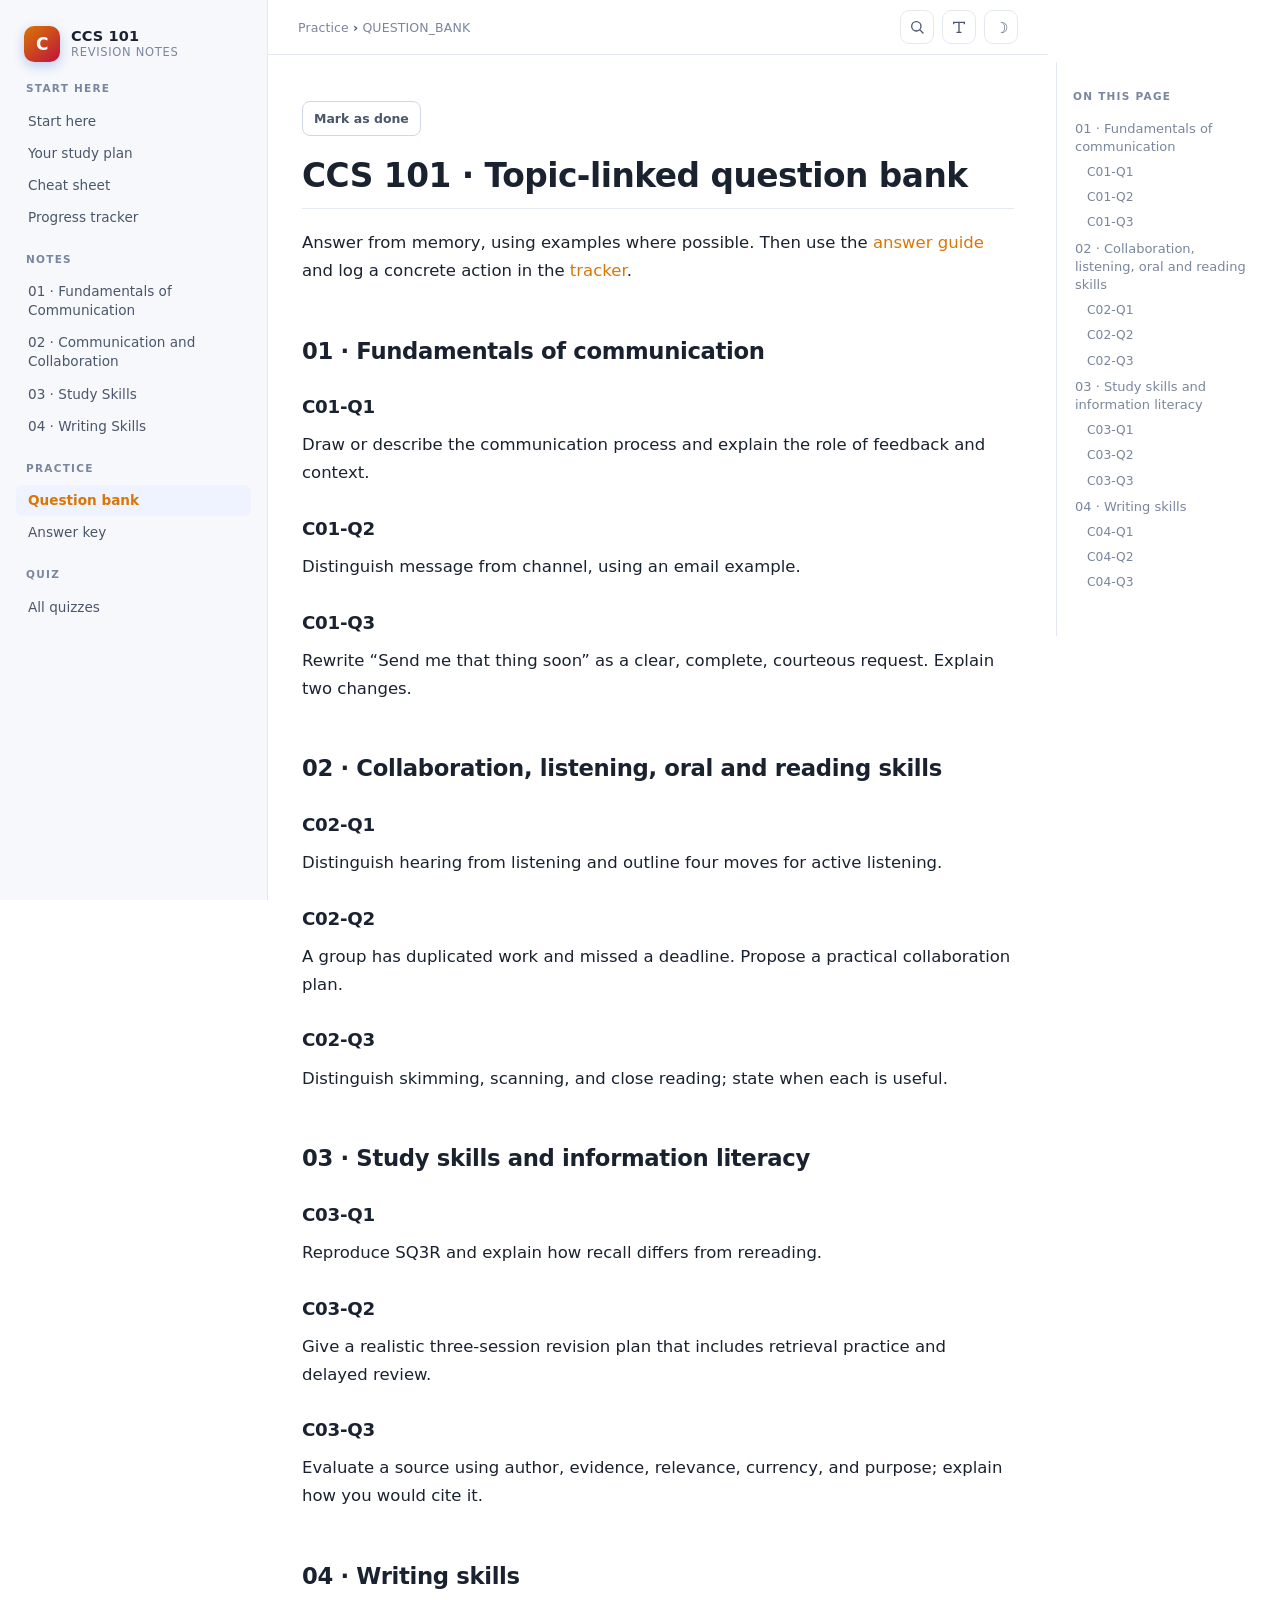
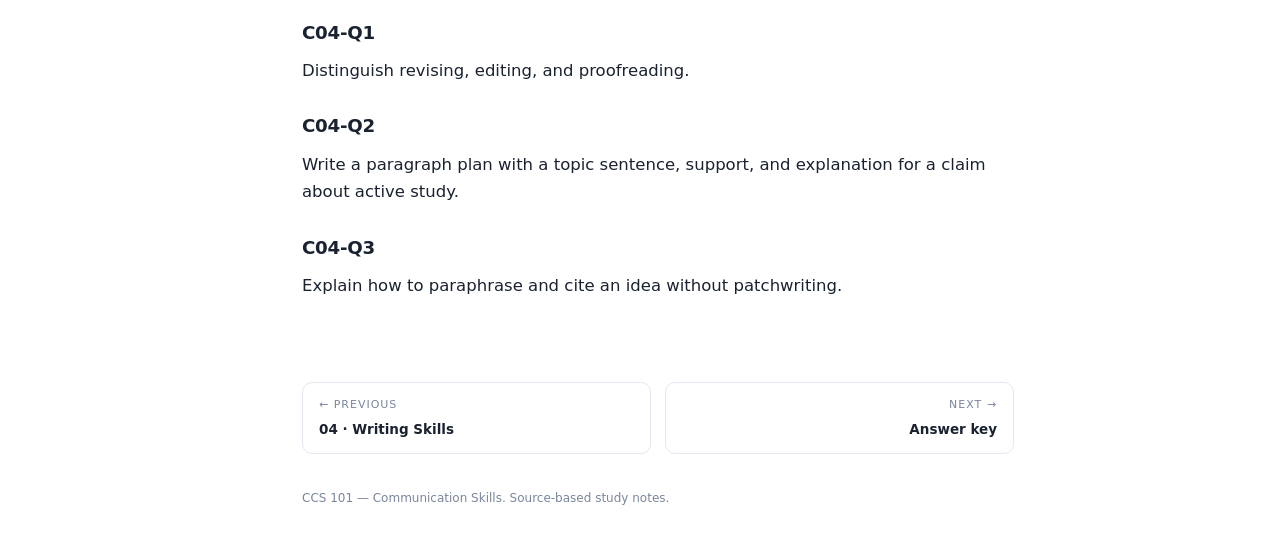
<file: docs/practice/QUESTION_BANK.html>
<!DOCTYPE html>
<html lang="en" data-theme="light">
<head>
<meta charset="utf-8">
<meta name="viewport" content="width=device-width, initial-scale=1">
<title>CCS 101 · Topic-linked question bank · CCS 101 Revision</title>
<meta name="description" content="Study notes for CCS 101 Communication Skills, from academic communication to writing and study skills.">
<link rel="stylesheet" href="../assets/notes.css">
<link rel="stylesheet" href="../assets/theme.css">
</head>
<body data-page="practice/QUESTION_BANK.html" data-pages="[{&quot;label&quot;:&quot;01 · Fundamentals of Communication&quot;,&quot;href&quot;:&quot;../notes/01_fundamentals-of-communication.html&quot;,&quot;key&quot;:&quot;notes/01_fundamentals-of-communication.html&quot;},{&quot;label&quot;:&quot;02 · Communication and Collaboration&quot;,&quot;href&quot;:&quot;../notes/02_communication-and-collaboration.html&quot;,&quot;key&quot;:&quot;notes/02_communication-and-collaboration.html&quot;},{&quot;label&quot;:&quot;03 · Study Skills&quot;,&quot;href&quot;:&quot;../notes/03_study-skills.html&quot;,&quot;key&quot;:&quot;notes/03_study-skills.html&quot;},{&quot;label&quot;:&quot;04 · Writing Skills&quot;,&quot;href&quot;:&quot;../notes/04_writing-skills.html&quot;,&quot;key&quot;:&quot;notes/04_writing-skills.html&quot;}]">
<div class="progress" id="progress"></div>
<div class="layout">
<aside class="sidebar">
  <a class="brand" href="../index.html">
    <span class="brand-mark">C</span>
    <span class="brand-text"><strong>CCS 101</strong><span>Revision Notes</span></span>
  </a>
  <details class="nav-details" open>
    <summary>Contents</summary>
    <div class="nav-group"><div class="nav-head">Start here</div><a href="../START_HERE.html">Start here</a><a href="../YOUR_STUDY_PLAN.html">Your study plan</a><a href="../CHEAT_SHEET.html">Cheat sheet</a><a href="../PROGRESS_TRACKER.html">Progress tracker</a></div><div class="nav-group"><div class="nav-head">Notes</div><a href="../notes/01_fundamentals-of-communication.html">01 · Fundamentals of Communication</a><a href="../notes/02_communication-and-collaboration.html">02 · Communication and Collaboration</a><a href="../notes/03_study-skills.html">03 · Study Skills</a><a href="../notes/04_writing-skills.html">04 · Writing Skills</a></div><div class="nav-group"><div class="nav-head">Practice</div><a href="../practice/QUESTION_BANK.html" class="active">Question bank</a><a href="../practice/ANSWER_KEY.html">Answer key</a></div><div class="nav-group"><div class="nav-head">Quiz</div><a href="../quiz/index.html">All quizzes</a></div>
  </details>
</aside>
<main class="main">
  <div class="topbar">
    <span class="crumb">Practice <b>&rsaquo;</b> QUESTION_BANK</span>
    <div class="topbar-actions">
      <button class="icon-btn" id="searchBtn" title="Search all pages (Ctrl+K)" aria-label="Search all pages">
        <svg viewBox="0 0 24 24" width="16" height="16" fill="none" stroke="currentColor" stroke-width="2" stroke-linecap="round" aria-hidden="true"><circle cx="11" cy="11" r="7"></circle><path d="M21 21l-4.3-4.3"></path></svg>
      </button>
      <button class="icon-btn" id="findBtn" title="Find on this page (Ctrl+Alt+F)" aria-label="Find on this page">
        <svg viewBox="0 0 24 24" width="16" height="16" fill="none" stroke="currentColor" stroke-width="2" stroke-linecap="round" aria-hidden="true"><path d="M4 7V5h16v2M9 20h6M12 5v15"></path></svg>
      </button>
      <button class="theme-btn" id="themeBtn" title="Switch light / dark" aria-label="Switch theme">&#9789;</button>
    </div>
  </div>
  <article class="content">
<div class="page-tools"><button type="button" class="done-btn" id="markDone">Mark as done</button></div>
<h1 id="ccs-101-topic-linked-question-bank">CCS 101 · Topic-linked question bank</h1>
<p>Answer from memory, using examples where possible. Then use the <a href="ANSWER_KEY.html">answer guide</a> and log a concrete action in the <a href="../PROGRESS_TRACKER.html">tracker</a>.</p>
<h2 id="01-fundamentals-of-communication">01 · Fundamentals of communication</h2>
<h3 id="c01-q1">C01-Q1</h3>
<p>Draw or describe the communication process and explain the role of feedback and context.</p>
<h3 id="c01-q2">C01-Q2</h3>
<p>Distinguish message from channel, using an email example.</p>
<h3 id="c01-q3">C01-Q3</h3>
<p>Rewrite “Send me that thing soon” as a clear, complete, courteous request. Explain two changes.</p>
<h2 id="02-collaboration-listening-oral-and-reading-skills">02 · Collaboration, listening, oral and reading skills</h2>
<h3 id="c02-q1">C02-Q1</h3>
<p>Distinguish hearing from listening and outline four moves for active listening.</p>
<h3 id="c02-q2">C02-Q2</h3>
<p>A group has duplicated work and missed a deadline. Propose a practical collaboration plan.</p>
<h3 id="c02-q3">C02-Q3</h3>
<p>Distinguish skimming, scanning, and close reading; state when each is useful.</p>
<h2 id="03-study-skills-and-information-literacy">03 · Study skills and information literacy</h2>
<h3 id="c03-q1">C03-Q1</h3>
<p>Reproduce SQ3R and explain how recall differs from rereading.</p>
<h3 id="c03-q2">C03-Q2</h3>
<p>Give a realistic three-session revision plan that includes retrieval practice and delayed review.</p>
<h3 id="c03-q3">C03-Q3</h3>
<p>Evaluate a source using author, evidence, relevance, currency, and purpose; explain how you would cite it.</p>
<h2 id="04-writing-skills">04 · Writing skills</h2>
<h3 id="c04-q1">C04-Q1</h3>
<p>Distinguish revising, editing, and proofreading.</p>
<h3 id="c04-q2">C04-Q2</h3>
<p>Write a paragraph plan with a topic sentence, support, and explanation for a claim about active study.</p>
<h3 id="c04-q3">C04-Q3</h3>
<p>Explain how to paraphrase and cite an idea without patchwriting.</p>

  </article>
<nav class="pager"><a class="prev" href="../notes/04_writing-skills.html"><span class="dir">&larr; Previous</span><span class="name">04 · Writing Skills</span></a><a class="next" href="../practice/ANSWER_KEY.html"><span class="dir">Next &rarr;</span><span class="name">Answer key</span></a></nav>
  <footer class="foot">
    CCS 101 — Communication Skills. Source-based study notes.
  </footer>
</main>
<aside class="toc">
  <div class="toc-title">On this page</div>
  <a href="#01-fundamentals-of-communication">01 · Fundamentals of communication</a><a href="#c01-q1" class="toc-h3">C01-Q1</a><a href="#c01-q2" class="toc-h3">C01-Q2</a><a href="#c01-q3" class="toc-h3">C01-Q3</a><a href="#02-collaboration-listening-oral-and-reading-skills">02 · Collaboration, listening, oral and reading skills</a><a href="#c02-q1" class="toc-h3">C02-Q1</a><a href="#c02-q2" class="toc-h3">C02-Q2</a><a href="#c02-q3" class="toc-h3">C02-Q3</a><a href="#03-study-skills-and-information-literacy">03 · Study skills and information literacy</a><a href="#c03-q1" class="toc-h3">C03-Q1</a><a href="#c03-q2" class="toc-h3">C03-Q2</a><a href="#c03-q3" class="toc-h3">C03-Q3</a><a href="#04-writing-skills">04 · Writing skills</a><a href="#c04-q1" class="toc-h3">C04-Q1</a><a href="#c04-q2" class="toc-h3">C04-Q2</a><a href="#c04-q3" class="toc-h3">C04-Q3</a>
</aside>
</div>
<div class="search-overlay" id="searchOverlay" hidden>
  <div class="search-modal" role="dialog" aria-label="Search">
    <div class="search-bar">
      <svg viewBox="0 0 24 24" width="18" height="18" fill="none" stroke="currentColor" stroke-width="2" stroke-linecap="round" aria-hidden="true"><circle cx="11" cy="11" r="7"></circle><path d="M21 21l-4.3-4.3"></path></svg>
      <input id="searchInput" type="search" placeholder="Search every page, section and quiz&hellip;" autocomplete="off" aria-label="Search all pages">
      <kbd>Esc</kbd>
    </div>
    <div class="search-results" id="searchResults"></div>
    <div class="search-foot"><span>&uarr;&darr; choose</span><span>Enter open</span><span>Esc close</span></div>
  </div>
</div>
<div class="findbar" id="findBar" hidden>
  <div class="find-inner">
    <svg viewBox="0 0 24 24" width="15" height="15" fill="none" stroke="currentColor" stroke-width="2" stroke-linecap="round" aria-hidden="true"><path d="M4 7V5h16v2M9 20h6M12 5v15"></path></svg>
    <input id="findInput" type="search" placeholder="Find on this page&hellip;" autocomplete="off" aria-label="Find on this page">
    <span class="find-count" id="findCount"></span>
    <button class="mini-btn" id="findPrev" title="Previous match" aria-label="Previous match">&uarr;</button>
    <button class="mini-btn" id="findNext" title="Next match" aria-label="Next match">&darr;</button>
    <button class="mini-btn" id="findClose" title="Close (Esc)" aria-label="Close find">&times;</button>
  </div>
</div>
<script src="../assets/search-index.js"></script>
<script>
(function () {
  var root = document.documentElement;
  try {
    var saved = localStorage.getItem('ccs101-theme');
    if (saved) root.setAttribute('data-theme', saved);
  } catch (e) {}

  var btn = document.getElementById('themeBtn');
  if (btn) btn.addEventListener('click', function () {
    var next = root.getAttribute('data-theme') === 'dark' ? 'light' : 'dark';
    root.setAttribute('data-theme', next);
    btn.textContent = next === 'dark' ? '\u2600' : '\u263D';
    try { localStorage.setItem('ccs101-theme', next); } catch (e) {}
  });

  var bar = document.getElementById('progress');
  if (bar) window.addEventListener('scroll', function () {
    var h = document.documentElement;
    var max = h.scrollHeight - h.clientHeight;
    bar.style.width = (max > 0 ? (h.scrollTop / max) * 100 : 0) + '%';
  }, { passive: true });

  // highlight the current section in the right-hand table of contents
  var links = [].slice.call(document.querySelectorAll('.toc a'));
  if (links.length) {
    var heads = links.map(function (a) { return document.getElementById(a.getAttribute('href').slice(1)); });
    window.addEventListener('scroll', function () {
      var best = -1;
      for (var i = 0; i < heads.length; i++) {
        if (heads[i] && heads[i].getBoundingClientRect().top < 120) best = i;
      }
      links.forEach(function (a, i) { a.classList.toggle('active', i === best); });
    }, { passive: true });
  }

  // on phones, start with the contents menu collapsed
  var det = document.querySelector('.nav-details');
  if (det && window.innerWidth < 1000) det.removeAttribute('open');

  // ---- interactive checklist -------------------------------------------
  var pageId  = document.body.getAttribute('data-page') || location.pathname;
  var checks  = [].slice.call(document.querySelectorAll('.task-check'));
  var countEl = document.getElementById('checkCount');
  var resetBtn = document.getElementById('resetChecks');

  function checkKey(el) { return 'ccs101:task:' + pageId + ':' + el.getAttribute('data-task'); }
  function updateCount() {
    if (!countEl) return;
    var done = checks.filter(function (c) { return c.checked; }).length;
    countEl.textContent = done + ' / ' + checks.length + ' done';
    countEl.classList.toggle('all', checks.length > 0 && done === checks.length);
  }
  checks.forEach(function (c) {
    try { if (localStorage.getItem(checkKey(c)) === '1') c.checked = true; } catch (e) {}
    c.addEventListener('change', function () {
      try { localStorage.setItem(checkKey(c), c.checked ? '1' : '0'); } catch (e) {}
      updateCount();
    });
  });
  updateCount();
  if (resetBtn) resetBtn.addEventListener('click', function () {
    checks.forEach(function (c) {
      c.checked = false;
      try { localStorage.removeItem(checkKey(c)); } catch (e) {}
    });
    updateCount();
  });

  // ---- fill-in blanks ---------------------------------------------------
  var blanks = [].slice.call(document.querySelectorAll('input.blank'));
  blanks.forEach(function (b) {
    var k = 'ccs101:blank:' + pageId + ':' + b.getAttribute('data-blank');
    try {
      var v = localStorage.getItem(k);
      if (v !== null) b.value = v;
    } catch (e) {}
    b.addEventListener('input', function () {
      try { localStorage.setItem(k, b.value); } catch (e) {}
      if (b.getAttribute('data-kind') === 'date') updateDays();
    });
  });

  function updateDays() {
    var date = document.querySelector('input.blank[data-kind="date"]');
    var days = document.querySelector('input.blank[data-kind="days"]');
    if (!date || !days) return;
    if (!date.value) { days.value = ''; return; }
    var d = new Date(date.value + 'T00:00:00');
    if (isNaN(d.getTime())) { days.value = ''; return; }
    var today = new Date();
    today.setHours(0, 0, 0, 0);
    days.value = String(Math.round((d - today) / 86400000));
  }
  updateDays();

  // ---- mark as done + progress panel -----------------------------------
  var doneBtn = document.getElementById('markDone');
  var doneKey = 'ccs101:done:' + pageId;
  function isDone() { try { return localStorage.getItem(doneKey) === '1'; } catch (e) { return false; } }
  function paintDone() {
    if (!doneBtn) return;
    doneBtn.textContent = isDone() ? '\u2713 Done' : 'Mark as done';
    doneBtn.classList.toggle('is-done', isDone());
  }
  if (doneBtn) doneBtn.addEventListener('click', function () {
    try { localStorage.setItem(doneKey, isDone() ? '0' : '1'); } catch (e) {}
    paintDone();
    renderPanel();
  });
  paintDone();

  var panel = document.getElementById('donePanel');
  var pages = [];
  try { pages = JSON.parse(document.body.getAttribute('data-pages') || '[]'); } catch (e) {}
  function renderPanel() {
    if (!panel || !pages.length) return;
    panel.innerHTML = '';
    var n = 0;
    pages.forEach(function (p) {
      try { if (localStorage.getItem('ccs101:done:' + p.key) === '1') n++; } catch (e) {}
    });
    var head = document.createElement('p');
    head.className = 'done-summary';
    head.textContent = n + ' / ' + pages.length + ' pages marked done';
    panel.appendChild(head);

    var list = document.createElement('ul');
    list.className = 'done-list';
    pages.forEach(function (p) {
      var li = document.createElement('li');
      var a = document.createElement('a');
      a.href = p.href;
      a.textContent = p.label;
      var s = document.createElement('span');
      var d = false;
      try { d = localStorage.getItem('ccs101:done:' + p.key) === '1'; } catch (e) {}
      s.className = 'done-flag' + (d ? ' yes' : '');
      s.textContent = d ? '\u2713 done' : 'not done';
      li.appendChild(a);
      li.appendChild(s);
      list.appendChild(li);
    });
    panel.appendChild(list);
  }
  renderPanel();

  // ---- multiple-choice quizzes -----------------------------------------
  var quiz = document.querySelector('.quiz');
  if (quiz) {
    var quizId = quiz.getAttribute('data-quiz');
    var total  = parseInt(quiz.getAttribute('data-total'), 10) || 0;
    var correct = 0;
    var answered = 0;
    var bestKey = 'ccs101:quiz:' + quizId;
    var nowEl = quiz.querySelector('.quiz-now');
    var bestEl = quiz.querySelector('.quiz-best');

    function readBest() {
      try { return parseInt(localStorage.getItem(bestKey) || '0', 10) || 0; } catch (e) { return 0; }
    }
    function paintBest() {
      if (bestEl) bestEl.textContent = 'Best: ' + readBest() + ' / ' + total;
    }
    paintBest();

    [].slice.call(quiz.querySelectorAll('.quiz-q')).forEach(function (q) {
      var answer = parseInt(q.getAttribute('data-answer'), 10);
      var feedback = q.querySelector('.quiz-feedback');
      var why = q.querySelector('.quiz-why');
      var opts = [].slice.call(q.querySelectorAll('.quiz-opt'));
      opts.forEach(function (btn) {
        btn.addEventListener('click', function () {
          if (q.classList.contains('answered')) return;
          q.classList.add('answered');
          var pick = parseInt(btn.getAttribute('data-i'), 10);
          opts.forEach(function (b) {
            b.disabled = true;
            if (parseInt(b.getAttribute('data-i'), 10) === answer) b.classList.add('correct');
          });
          if (pick === answer) {
            correct++;
            feedback.className = 'quiz-feedback good';
          } else {
            btn.classList.add('wrong');
            feedback.className = 'quiz-feedback bad';
          }
          feedback.textContent = (pick === answer ? 'Correct. ' : 'Not quite. ') + (why ? why.textContent : '');
          feedback.hidden = false;
          answered++;
          if (nowEl) nowEl.textContent = correct + ' / ' + total;
          if (answered === total) {
            var best = readBest();
            if (correct > best) {
              try { localStorage.setItem(bestKey, String(correct)); } catch (e) {}
              paintBest();
            }
          }
        });
      });
    });

    var retry = quiz.querySelector('.quiz-retry');
    if (retry) retry.addEventListener('click', function () {
      correct = 0;
      answered = 0;
      if (nowEl) nowEl.textContent = '0 / ' + total;
      [].slice.call(quiz.querySelectorAll('.quiz-q')).forEach(function (q) {
        q.classList.remove('answered');
        var f = q.querySelector('.quiz-feedback');
        f.hidden = true;
        f.textContent = '';
        f.className = 'quiz-feedback';
        [].slice.call(q.querySelectorAll('.quiz-opt')).forEach(function (b) {
          b.disabled = false;
          b.classList.remove('correct', 'wrong');
        });
      });
    });
  }

  // print shows the answers so the PDF is a complete revision sheet
  window.addEventListener('beforeprint', function () {
    [].slice.call(document.querySelectorAll('details.reveal')).forEach(function (d) {
      d.setAttribute('data-was-open', d.open ? '1' : '0');
      d.open = true;
    });
  });
  window.addEventListener('afterprint', function () {
    [].slice.call(document.querySelectorAll('details.reveal')).forEach(function (d) {
      if (d.getAttribute('data-was-open') === '0') d.open = false;
    });
  });
})();
</script>
<script>
(function () {
  var SITE_ROOT = '../';

  // ---- flip cards ----------------------------------------------------------
  [].slice.call(document.querySelectorAll('.flipcard')).forEach(function (card) {
    card.addEventListener('click', function () { card.classList.toggle('flipped'); });
  });

  // ---- inline multiple choice ----------------------------------------------
  [].slice.call(document.querySelectorAll('.mcq')).forEach(function (box) {
    var fb = box.querySelector('.mcq-feedback');
    [].slice.call(box.querySelectorAll('.mcq-opt')).forEach(function (btn) {
      btn.addEventListener('click', function () {
        if (box.classList.contains('answered')) return;
        box.classList.add('answered');
        var correct = btn.getAttribute('data-correct') === 'true';
        [].slice.call(box.querySelectorAll('.mcq-opt')).forEach(function (b) {
          b.disabled = true;
          if (b.getAttribute('data-correct') === 'true') b.classList.add('correct');
        });
        if (!correct) btn.classList.add('wrong');
        var why = btn.getAttribute('data-why') || '';
        fb.textContent = (correct ? 'Correct. ' : 'Not quite. ') + why;
        fb.className = 'mcq-feedback ' + (correct ? 'good' : 'bad');
        fb.hidden = false;
      });
    });
  });

  // ---- true / false ----------------------------------------------------------
  [].slice.call(document.querySelectorAll('.tf')).forEach(function (box) {
    var fb = box.querySelector('.tf-feedback');
    var answer = box.getAttribute('data-answer') === 'false' ? 'false' : 'true';
    [].slice.call(box.querySelectorAll('.tf-btn')).forEach(function (btn) {
      btn.addEventListener('click', function () {
        if (box.classList.contains('answered')) return;
        box.classList.add('answered');
        var correct = btn.getAttribute('data-pick') === answer;
        [].slice.call(box.querySelectorAll('.tf-btn')).forEach(function (b) {
          b.disabled = true;
          if (b.getAttribute('data-pick') === answer) b.classList.add('correct');
        });
        if (!correct) btn.classList.add('wrong');
        fb.textContent = (correct ? 'Correct. ' : 'Not quite. ') + (box.getAttribute('data-why') || '');
        fb.className = 'tf-feedback ' + (correct ? 'good' : 'bad');
        fb.hidden = false;
      });
    });
  });

  // ---- step-by-step solutions -------------------------------------------------
  [].slice.call(document.querySelectorAll('.steps')).forEach(function (box) {
    [].slice.call(box.querySelectorAll('.step-head')).forEach(function (h) {
      h.addEventListener('click', function () { h.parentNode.classList.toggle('open'); });
    });
    var all = box.querySelector('.steps-all');
    if (all) all.addEventListener('click', function () {
      [].slice.call(box.querySelectorAll('.step')).forEach(function (s) { s.classList.add('open'); });
      all.disabled = true;
      all.textContent = 'All steps revealed';
    });
  });

  // ---- full-text search overlay ------------------------------------------------
  var INDEX = window.SEARCH_INDEX || [];
  var overlay = document.getElementById('searchOverlay');
  var sInput = document.getElementById('searchInput');
  var sResults = document.getElementById('searchResults');
  var sSel = -1;

  function escHtml(s) {
    return String(s).replace(/[&<>"]/g, function (c) {
      return { '&': '&amp;', '<': '&lt;', '>': '&gt;', '"': '&quot;' }[c];
    });
  }

  function runSearch(query) {
    var terms = query.toLowerCase().split(/\s+/).filter(function (t) { return t; });
    if (!terms.length) return [];
    var ql = query.toLowerCase();
    var hits = [];
    for (var n = 0; n < INDEX.length; n++) {
      var e = INDEX[n];
      var t = (e.t || '').toLowerCase();
      var h = (e.h || '').toLowerCase();
      var x = (e.x || '').toLowerCase();
      var score = 0, ok = true, firstPos = -1;
      for (var i = 0; i < terms.length; i++) {
        var term = terms[i];
        var pt = t.indexOf(term), ph = h.indexOf(term), px = x.indexOf(term);
        if (pt < 0 && ph < 0 && px < 0) { ok = false; break; }
        if (pt >= 0) score += 8;
        if (ph >= 0) score += 5;
        if (px >= 0) { score += 1; if (firstPos < 0) firstPos = px; }
      }
      if (!ok) continue;
      if (ql.length > 3 && x.indexOf(ql) >= 0) score += 6;
      if (h.indexOf(ql) >= 0) score += 4;
      hits.push({ e: e, score: score, pos: firstPos });
    }
    hits.sort(function (a, b) { return b.score - a.score; });
    return hits.slice(0, 24);
  }

  function snippetHtml(e, pos, query) {
    var x = e.x || '';
    if (pos < 0) pos = 0;
    var start = Math.max(0, pos - 60);
    var end = Math.min(x.length, pos + 150);
    var raw = (start > 0 ? '\u2026' : '') + x.substring(start, end) + (end < x.length ? '\u2026' : '');
    var html = escHtml(raw);
    var terms = query.toLowerCase().split(/\s+/).filter(function (t) { return t; })
      .sort(function (a, b) { return b.length - a.length; });
    for (var i = 0; i < terms.length; i++) {
      var t = terms[i].replace(/[.*+?^${}()|[\]\\]/g, '\\$&');
      html = html.replace(new RegExp('(' + t + ')', 'gi'), '<mark>$1</mark>');
    }
    return html;
  }

  function addHit(hit, query) {
    var e = hit.e;
    var a = document.createElement('a');
    a.className = 'sr-item';
    a.href = SITE_ROOT + e.u + (e.i ? '#' + e.i : '');
    var meta = e.g + (e.h ? ' \u00b7 ' + e.h : '');
    a.innerHTML =
      '<span class="sr-meta">' + escHtml(meta) + '</span>' +
      '<span class="sr-title">' + escHtml(e.t) + '</span>' +
      (query ? '<span class="sr-snippet">' + snippetHtml(e, hit.pos, query) + '</span>' : '');
    a.addEventListener('click', function () { closeSearch(); });
    sResults.appendChild(a);
  }

  function paintSearch(query) {
    sResults.innerHTML = '';
    if (!query.trim()) {
      var pages = [];
      for (var n = 0; n < INDEX.length; n++) {
        if (!INDEX[n].h) pages.push({ e: INDEX[n], pos: -1 });
      }
      pages.slice(0, 14).forEach(function (hit) { addHit(hit, ''); });
      return;
    }
    var hits = runSearch(query);
    if (!hits.length) {
      sResults.innerHTML = '<div class="sr-empty">Nothing matches &ldquo;' + escHtml(query) + '&rdquo;. Try a shorter word.</div>';
      return;
    }
    hits.forEach(function (hit) { addHit(hit, query); });
  }

  function paintSel() {
    var items = [].slice.call(sResults.querySelectorAll('.sr-item'));
    items.forEach(function (el, i) { el.classList.toggle('active', i === sSel); });
    if (sSel >= 0 && items[sSel]) items[sSel].scrollIntoView({ block: 'nearest' });
  }

  function openSearch() {
    if (!overlay) return;
    overlay.hidden = false;
    sInput.value = '';
    paintSearch('');
    sInput.focus();
  }
  function closeSearch() { if (overlay) overlay.hidden = true; }

  if (overlay && sInput && sResults) {
    document.getElementById('searchBtn').addEventListener('click', openSearch);
    overlay.addEventListener('mousedown', function (ev) {
      if (ev.target === overlay) closeSearch();
    });
    sInput.addEventListener('input', function () { paintSearch(sInput.value); });
    sInput.addEventListener('keydown', function (ev) {
      var items = [].slice.call(sResults.querySelectorAll('.sr-item'));
      if (ev.key === 'ArrowDown') { ev.preventDefault(); if (sSel < items.length - 1) sSel++; paintSel(); }
      else if (ev.key === 'ArrowUp') { ev.preventDefault(); if (sSel > 0) sSel--; paintSel(); }
      else if (ev.key === 'Enter') {
        ev.preventDefault();
        var target = items[sSel >= 0 ? sSel : 0];
        if (target) location.href = target.href;
      }
    });
  }

  // ---- find on this page --------------------------------------------------------
  var findBar = document.getElementById('findBar');
  var fInput = document.getElementById('findInput');
  var fCount = document.getElementById('findCount');
  var fMarks = [];
  var fCur = -1;
  var fTimer = null;

  function collectTextNodes(el, out) {
    var walker = document.createTreeWalker(el, NodeFilter.SHOW_TEXT, {
      acceptNode: function (n) {
        if (!n.nodeValue || !n.nodeValue.trim()) return NodeFilter.FILTER_REJECT;
        var p = n.parentNode;
        if (p && p.closest && p.closest('script,style,mark.find-m')) return NodeFilter.FILTER_REJECT;
        return NodeFilter.FILTER_ACCEPT;
      }
    });
    while (walker.nextNode()) out.push(walker.currentNode);
    return out;
  }

  function clearFind() {
    [].slice.call(document.querySelectorAll('mark.find-m')).forEach(function (m) {
      var parent = m.parentNode;
      if (!parent) return;
      parent.replaceChild(document.createTextNode(m.textContent), m);
      parent.normalize();
    });
    fMarks = [];
    fCur = -1;
  }

  function paintFindCount() {
    if (!fCount) return;
    if (fMarks.length) {
      fCount.textContent = (fCur + 1) + ' / ' + fMarks.length;
    } else {
      fCount.textContent = (fInput.value.trim().length >= 2 ? 'no match' : '');
    }
  }

  function showFind(i) {
    [].slice.call(document.querySelectorAll('mark.find-m.current')).forEach(function (m) {
      m.classList.remove('current');
    });
    if (i >= 0 && i < fMarks.length) {
      fCur = i;
      var m = fMarks[i];
      m.classList.add('current');
      m.scrollIntoView({ block: 'center' });
    }
    paintFindCount();
  }

  function doFind(q) {
    clearFind();
    if (q.trim().length < 2) { paintFindCount(); return; }
    var content = document.querySelector('.content') || document.body;
    var nodes = collectTextNodes(content, []);
    var ql = q.toLowerCase();
    nodes.forEach(function (node) {
      var text = node.nodeValue;
      var lower = text.toLowerCase();
      var idx = lower.indexOf(ql);
      if (idx < 0) return;
      var frag = document.createDocumentFragment();
      var pos = 0;
      while (idx >= 0) {
        frag.appendChild(document.createTextNode(text.substring(pos, idx)));
        var mk = document.createElement('mark');
        mk.className = 'find-m';
        mk.textContent = text.substring(idx, idx + ql.length);
        frag.appendChild(mk);
        fMarks.push(mk);
        pos = idx + ql.length;
        idx = lower.indexOf(ql, pos);
      }
      frag.appendChild(document.createTextNode(text.substring(pos)));
      node.parentNode.replaceChild(frag, node);
    });
    if (fMarks.length) showFind(0); else paintFindCount();
  }

  function openFind() {
    if (!findBar) return;
    findBar.hidden = false;
    fInput.focus();
    fInput.select();
  }
  function closeFind() {
    if (!findBar) return;
    findBar.hidden = true;
    clearFind();
    paintFindCount();
  }

  if (findBar && fInput) {
    document.getElementById('findBtn').addEventListener('click', openFind);
    document.getElementById('findClose').addEventListener('click', closeFind);
    document.getElementById('findPrev').addEventListener('click', function () {
      if (fMarks.length) showFind((fCur - 1 + fMarks.length) % fMarks.length);
    });
    document.getElementById('findNext').addEventListener('click', function () {
      if (fMarks.length) showFind((fCur + 1) % fMarks.length);
    });
    fInput.addEventListener('input', function () {
      if (fTimer) clearTimeout(fTimer);
      fTimer = setTimeout(function () { doFind(fInput.value); }, 150);
    });
    fInput.addEventListener('keydown', function (ev) {
      if (ev.key === 'Enter') {
        ev.preventDefault();
        if (fMarks.length) showFind((fCur + 1) % fMarks.length);
      } else if (ev.key === 'Escape') {
        closeFind();
      }
    });
  }

  // ---- global keyboard shortcuts --------------------------------------------------
  document.addEventListener('keydown', function (ev) {
    var inField = /^(input|textarea|select)$/i.test((ev.target && ev.target.tagName) || '');
    if ((ev.ctrlKey || ev.metaKey) && (ev.key === 'k' || ev.key === 'K')) {
      ev.preventDefault();
      if (overlay && overlay.hidden) openSearch(); else closeSearch();
    } else if (ev.ctrlKey && ev.altKey && (ev.key === 'f' || ev.key === 'F')) {
      ev.preventDefault();
      if (findBar && findBar.hidden) openFind(); else closeFind();
    } else if (ev.key === 'Escape') {
      if (overlay && !overlay.hidden) closeSearch();
      else if (findBar && !findBar.hidden) closeFind();
    } else if (ev.key === '/' && !inField && overlay && overlay.hidden) {
      ev.preventDefault();
      openSearch();
    }
  });
})();
</script>
</body>
</html>
</file>
<file: docs/assets/notes.css>
@charset "utf-8";
/* ==========================================================================
   CSC 112 / STA 121 — Revision Notes
   A clean, printable "docs site" theme for the Markdown study notes.
   ========================================================================== */

:root {
  --bg: #ffffff;
  --bg-soft: #f7f8fb;
  --bg-inset: #eef1f7;
  --fg: #1a2230;
  --fg-soft: #4b566b;
  --muted: #7a869d;
  --border: #e3e8f1;
  --border-strong: #cfd7e6;
  --accent: #2456d6;
  --accent-2: #6d4aff;
  --accent-soft: #eef3ff;
  --ok: #0f7b4f;
  --warn: #9a5b00;
  --code-bg: #0f172a;
  --code-fg: #e6edf8;
  --code-border: #1e2a44;
  --shadow: 0 1px 2px rgba(16, 24, 40, .04), 0 8px 24px rgba(16, 24, 40, .06);
  --radius: 12px;
  --sidebar-w: 268px;
  --toc-w: 232px;
  --font: "Segoe UI", system-ui, -apple-system, "Helvetica Neue", Arial, sans-serif;
  --mono: "Cascadia Mono", "Cascadia Code", Consolas, "SF Mono", "Liberation Mono", monospace;
}

[data-theme="dark"] {
  --bg: #0d121e;
  --bg-soft: #131a29;
  --bg-inset: #1a2233;
  --fg: #e2e9f5;
  --fg-soft: #b3bfd4;
  --muted: #8795ad;
  --border: #222c41;
  --border-strong: #33405a;
  --accent: #7ea2ff;
  --accent-2: #a78bfa;
  --accent-soft: #16203a;
  --ok: #4ade80;
  --warn: #fbbf24;
  --code-bg: #080d18;
  --code-fg: #dbe6f7;
  --code-border: #1b2438;
  --shadow: 0 1px 2px rgba(0, 0, 0, .4), 0 12px 32px rgba(0, 0, 0, .35);
}

* { box-sizing: border-box; }

html { scroll-behavior: smooth; }

body {
  margin: 0;
  background: var(--bg);
  color: var(--fg);
  font-family: var(--font);
  font-size: 16.5px;
  line-height: 1.68;
  -webkit-font-smoothing: antialiased;
  text-rendering: optimizeLegibility;
}

::selection { background: rgba(36, 86, 214, .18); }

/* ---------- reading progress ---------- */

.progress {
  position: fixed;
  top: 0; left: 0;
  height: 3px;
  width: 0;
  background: linear-gradient(90deg, var(--accent), var(--accent-2));
  z-index: 60;
  transition: width .08s linear;
}

.note-figure {
  display: block;
  max-width: min(100%, 760px);
  max-height: 520px;
  height: auto;
  margin: 18px auto;
  object-fit: contain;
  border: 1px solid var(--border);
  border-radius: 9px;
  background: #fff;
}

/* ---------- layout ---------- */

.layout {
  display: grid;
  grid-template-columns: var(--sidebar-w) minmax(0, 1fr);
  min-height: 100vh;
}

.sidebar {
  position: sticky;
  top: 0;
  height: 100vh;
  overflow-y: auto;
  border-right: 1px solid var(--border);
  background: var(--bg-soft);
  padding: 22px 16px 40px;
  scrollbar-width: thin;
}

.brand {
  display: flex;
  align-items: center;
  gap: 11px;
  padding: 4px 8px 18px;
  text-decoration: none;
  color: var(--fg);
}

.brand-mark {
  width: 36px; height: 36px;
  flex: 0 0 36px;
  display: grid;
  place-items: center;
  border-radius: 10px;
  background: linear-gradient(140deg, var(--accent), var(--accent-2));
  color: #fff;
  font-weight: 700;
  font-size: 17px;
  letter-spacing: -.02em;
  box-shadow: 0 4px 12px rgba(36, 86, 214, .28);
}

.brand-text { display: flex; flex-direction: column; line-height: 1.2; }
.brand-text strong { font-size: 14.5px; letter-spacing: .01em; }
.brand-text span { font-size: 11.5px; color: var(--muted); letter-spacing: .06em; text-transform: uppercase; }

.nav-details > summary { display: none; }

.nav-group { margin: 0 0 18px; }

.nav-head {
  font-size: 10.5px;
  font-weight: 700;
  letter-spacing: .12em;
  text-transform: uppercase;
  color: var(--muted);
  padding: 0 10px 7px;
}

.nav-group a {
  display: block;
  padding: 6px 10px;
  margin: 1px 0;
  border-radius: 7px;
  font-size: 13.6px;
  line-height: 1.4;
  color: var(--fg-soft);
  text-decoration: none;
  border-left: 2px solid transparent;
}

.nav-group a:hover { background: var(--bg-inset); color: var(--fg); }

.nav-group a.active {
  background: var(--accent-soft);
  color: var(--accent);
  font-weight: 600;
}

/* ---------- main ---------- */

.main { min-width: 0; }

.topbar {
  position: sticky;
  top: 0;
  z-index: 40;
  display: flex;
  align-items: center;
  justify-content: space-between;
  gap: 12px;
  padding: 10px 30px;
  background: color-mix(in srgb, var(--bg) 88%, transparent);
  backdrop-filter: blur(10px);
  border-bottom: 1px solid var(--border);
}

.crumb {
  font-size: 12.5px;
  color: var(--muted);
  letter-spacing: .01em;
}
.crumb b { color: var(--fg-soft); font-weight: 600; }

.theme-btn {
  border: 1px solid var(--border);
  background: var(--bg);
  color: var(--fg-soft);
  width: 34px; height: 34px;
  border-radius: 9px;
  cursor: pointer;
  font-size: 15px;
  line-height: 1;
  display: grid;
  place-items: center;
}
.theme-btn:hover { border-color: var(--border-strong); color: var(--fg); }

.content {
  max-width: 850px;
  margin: 0 auto;
  padding: 46px 34px 70px;
}

/* ---------- typography ---------- */

.content h1, .content h2, .content h3, .content h4 {
  color: var(--fg);
  line-height: 1.25;
  letter-spacing: -.015em;
  scroll-margin-top: 72px;
}

.content h1 {
  font-size: 2.05rem;
  font-weight: 700;
  margin: 0 0 .6em;
  padding-bottom: .35em;
  border-bottom: 1px solid var(--border);
}

.content h2 {
  font-size: 1.42rem;
  font-weight: 650;
  margin: 2.1em 0 .55em;
  padding-top: .2em;
}

.content h3 {
  font-size: 1.14rem;
  font-weight: 650;
  margin: 1.7em 0 .45em;
  color: var(--fg);
}

.content h4 { font-size: 1rem; font-weight: 650; margin: 1.4em 0 .4em; }

.content p { margin: .75em 0; }

.content a { color: var(--accent); text-decoration: none; border-bottom: 1px solid transparent; }
.content a:hover { border-bottom-color: currentColor; }

.content strong { font-weight: 650; color: var(--fg); }

.content ul, .content ol { margin: .7em 0; padding-left: 1.5em; }
.content li { margin: .3em 0; }
.content li > ul, .content li > ol { margin: .3em 0; }

.content hr {
  border: 0;
  height: 1px;
  background: var(--border);
  margin: 2.4em 0;
}

/* ---------- blockquote / callout ---------- */

.content blockquote {
  margin: 1.3em 0;
  padding: 13px 18px;
  border-left: 3px solid var(--accent);
  border-radius: 0 10px 10px 0;
  background: var(--accent-soft);
  color: var(--fg-soft);
}

.content blockquote p { margin: .3em 0; }
.content blockquote strong { color: var(--fg); }

/* ---------- inline code ---------- */

.content code {
  font-family: var(--mono);
  font-size: .87em;
  padding: .13em .38em;
  border-radius: 5px;
  background: var(--bg-inset);
  color: var(--accent);
  border: 1px solid var(--border);
  white-space: nowrap;
}

[data-theme="dark"] .content code { color: #a9c1ff; }

/* ---------- code blocks ---------- */

pre.code {
  position: relative;
  margin: 1.25em 0;
  padding: 18px 20px;
  background: var(--code-bg);
  color: var(--code-fg);
  border: 1px solid var(--code-border);
  border-radius: var(--radius);
  overflow-x: auto;
  box-shadow: var(--shadow);
  line-height: 1.55;
  tab-size: 4;
}

pre.code code {
  display: block;
  padding: 0;
  margin: 0;
  background: none;
  border: 0;
  color: inherit;
  font-family: var(--mono);
  font-size: 13.4px;
  white-space: pre;
  border-radius: 0;
}

pre.code[data-lang]::before {
  content: attr(data-lang);
  position: absolute;
  top: 9px;
  right: 13px;
  font-family: var(--font);
  font-size: 10px;
  letter-spacing: .11em;
  text-transform: uppercase;
  color: #7f8ea8;
  user-select: none;
}

/* syntax tokens */
.tok-com { color: #7d8da6; font-style: italic; }
.tok-str { color: #9ae6a8; }
.tok-chr { color: #9ae6a8; }
.tok-num { color: #f0b072; }
.tok-kw  { color: #8ab4ff; font-weight: 600; }
.tok-pre { color: #d7a0ff; }
.tok-fn  { color: #ffd580; }

/* ---------- tables ---------- */

.table-wrap {
  margin: 1.3em 0;
  overflow-x: auto;
  border: 1px solid var(--border);
  border-radius: var(--radius);
  background: var(--bg);
  box-shadow: var(--shadow);
}

.content table {
  border-collapse: collapse;
  width: 100%;
  font-size: .93em;
}

.content thead th {
  background: var(--bg-soft);
  color: var(--fg);
  font-weight: 650;
  text-align: left;
  padding: 10px 14px;
  border-bottom: 1px solid var(--border-strong);
  white-space: nowrap;
}

.content tbody td {
  padding: 9px 14px;
  border-bottom: 1px solid var(--border);
  vertical-align: top;
}

.content tbody tr:last-child td { border-bottom: 0; }
.content tbody tr:hover td { background: var(--bg-soft); }

.content table code { white-space: nowrap; }

/* ---------- checkboxes in task lists ---------- */

.cb {
  display: inline-block;
  color: var(--accent);
  font-size: 1.05em;
  margin-right: .1em;
}

/* ---------- right rail TOC ---------- */

.toc {
  display: none;
  position: sticky;
  top: 62px;
  align-self: start;
  max-height: calc(100vh - 80px);
  overflow-y: auto;
  padding: 26px 18px 40px 4px;
  font-size: 13px;
  border-left: 1px solid var(--border);
  margin-left: 8px;
}

.toc-title {
  font-size: 10.5px;
  font-weight: 700;
  letter-spacing: .12em;
  text-transform: uppercase;
  color: var(--muted);
  margin: 0 0 10px 12px;
}

.toc a {
  display: block;
  padding: 4px 12px;
  color: var(--muted);
  text-decoration: none;
  border-left: 2px solid transparent;
  line-height: 1.4;
}

.toc a:hover { color: var(--fg); }
.toc a.toc-h3 { padding-left: 24px; font-size: 12.3px; }
.toc a.active { color: var(--accent); border-left-color: var(--accent); }

/* ---------- pager ---------- */

.pager {
  display: flex;
  gap: 14px;
  max-width: 850px;
  margin: 0 auto;
  padding: 0 34px 34px;
}

.pager a {
  flex: 1;
  display: flex;
  flex-direction: column;
  gap: 3px;
  padding: 13px 16px;
  border: 1px solid var(--border);
  border-radius: 10px;
  text-decoration: none;
  color: var(--fg);
  background: var(--bg);
  transition: border-color .15s, transform .15s;
}

.pager a:hover { border-color: var(--accent); transform: translateY(-1px); }
.pager .dir { font-size: 11px; letter-spacing: .09em; text-transform: uppercase; color: var(--muted); }
.pager .name { font-size: 13.5px; font-weight: 600; }
.pager a.next { text-align: right; }
.pager .spacer { flex: 1; }

.foot {
  max-width: 850px;
  margin: 0 auto;
  padding: 0 34px 50px;
  font-size: 12px;
  color: var(--muted);
}

/* ---------- index page ---------- */

.hero {
  padding: 58px 34px 10px;
  max-width: 1060px;
  margin: 0 auto;
}

.hero .kicker {
  display: inline-block;
  font-size: 11.5px;
  font-weight: 700;
  letter-spacing: .14em;
  text-transform: uppercase;
  color: var(--accent);
  background: var(--accent-soft);
  padding: 5px 11px;
  border-radius: 999px;
  margin-bottom: 16px;
}

.hero h1 {
  font-size: 2.7rem;
  line-height: 1.12;
  letter-spacing: -.03em;
  margin: 0 0 14px;
  font-weight: 700;
}

.hero p.lede {
  font-size: 1.06rem;
  color: var(--fg-soft);
  max-width: 640px;
  margin: 0 0 26px;
}

.hero {
  position: relative;
  isolation: isolate;
  overflow: hidden;
  max-width: 1100px;
  margin: 26px auto 18px;
  padding: 66px clamp(24px, 6vw, 72px) 38px;
  border: 1px solid rgba(164, 222, 255, .18);
  border-radius: 26px;
  color: #f3faff;
  background:
    radial-gradient(ellipse at 82% 55%, rgba(81, 176, 229, .23), transparent 34%),
    radial-gradient(ellipse at 24% 110%, rgba(49, 108, 170, .24), transparent 48%),
    linear-gradient(118deg, #071426 0%, #0c2747 54%, #123d60 100%);
  box-shadow: 0 24px 70px rgba(8, 24, 45, .2);
}
.hero::before,
.hero::after {
  content: "";
  position: absolute;
  z-index: 0;
  pointer-events: none;
}
.hero::before {
  inset: 0;
  opacity: .58;
  background:
    radial-gradient(1px 1px at 12% 22%, rgba(230, 249, 255, .9) 98%, transparent),
    radial-gradient(1px 1px at 28% 74%, rgba(190, 233, 255, .8) 98%, transparent),
    radial-gradient(1.5px 1.5px at 57% 19%, rgba(230, 249, 255, .8) 98%, transparent),
    radial-gradient(1px 1px at 73% 80%, rgba(190, 233, 255, .75) 98%, transparent),
    radial-gradient(1px 1px at 91% 31%, rgba(230, 249, 255, .9) 98%, transparent),
    linear-gradient(145deg, transparent 18%, rgba(94, 186, 233, .08) 43%, transparent 68%);
}
.hero::after {
  right: 7%;
  top: 8%;
  width: clamp(190px, 27vw, 330px);
  height: 84%;
  opacity: .72;
  clip-path: polygon(49% 0, 76% 13%, 96% 42%, 78% 73%, 51% 100%, 22% 76%, 4% 42%, 23% 13%);
  background:
    radial-gradient(ellipse at 43% 32%, rgba(223, 248, 255, .72), rgba(108, 190, 237, .2) 28%, transparent 57%),
    linear-gradient(145deg, rgba(184, 231, 252, .2), rgba(64, 133, 186, .1) 54%, rgba(8, 27, 49, .16));
  box-shadow: 0 0 80px rgba(111, 202, 249, .18), inset 0 0 45px rgba(224, 248, 255, .18);
  transform: rotate(12deg);
}
.hero > * { position: relative; z-index: 1; }
.hero .kicker {
  color: #c6efff;
  background: rgba(192, 233, 255, .1);
  border: 1px solid rgba(192, 233, 255, .2);
}
.hero h1 {
  max-width: 680px;
  color: #f5fbff;
  font-family: Georgia, "Times New Roman", serif;
  font-weight: 600;
  letter-spacing: -.035em;
  text-wrap: balance;
}
.hero p.lede {
  color: #d3e8f5;
  max-width: 610px;
}
.hero p.search-hint { color: #bdd5e5; }
@media (max-width: 760px) {
  .hero::after { right: 1%; opacity: .34; }
}
@media (max-width: 560px) {
  .hero {
    margin: 14px 10px 16px;
    padding-top: 40px;
    padding-bottom: 28px;
  }
  .hero::after { display: none; }
  .hero h1 { font-size: 2rem; }
}

.search {
  position: relative;
  max-width: 460px;
}

.search input {
  width: 100%;
  padding: 12px 16px 12px 42px;
  border: 1px solid var(--border-strong);
  border-radius: 10px;
  background: var(--bg);
  color: var(--fg);
  font-family: var(--font);
  font-size: 14.5px;
  outline: none;
  transition: border-color .15s, box-shadow .15s;
}

.search input:focus {
  border-color: var(--accent);
  box-shadow: 0 0 0 4px rgba(36, 86, 214, .12);
}

.search svg {
  position: absolute;
  left: 14px; top: 50%;
  transform: translateY(-50%);
  width: 17px; height: 17px;
  stroke: var(--muted);
  fill: none;
  stroke-width: 2;
}

.groups { max-width: 1060px; margin: 0 auto; padding: 30px 34px 70px; }

.group-title {
  font-size: 12px;
  font-weight: 700;
  letter-spacing: .13em;
  text-transform: uppercase;
  color: var(--muted);
  margin: 34px 0 14px;
  display: flex;
  align-items: center;
  gap: 12px;
}

.group-title::after {
  content: "";
  flex: 1;
  height: 1px;
  background: var(--border);
}

.cards {
  display: grid;
  grid-template-columns: repeat(auto-fill, minmax(252px, 1fr));
  gap: 13px;
}

.card {
  display: flex;
  flex-direction: column;
  gap: 7px;
  padding: 16px 17px;
  border: 1px solid var(--border);
  border-radius: var(--radius);
  background: var(--bg);
  text-decoration: none;
  color: var(--fg);
  transition: border-color .15s, box-shadow .15s, transform .15s;
}

.card:hover {
  border-color: var(--accent);
  box-shadow: var(--shadow);
  transform: translateY(-2px);
}

.card .num {
  font-size: 11px;
  font-weight: 700;
  letter-spacing: .06em;
  color: var(--accent);
}

.card .title { font-size: 14.8px; font-weight: 650; line-height: 1.35; }
.card .meta { font-size: 11.8px; color: var(--muted); margin-top: auto; }

.no-results {
  display: none;
  padding: 30px 2px;
  color: var(--muted);
  font-size: 14px;
}

/* ---------- responsive ---------- */

@media (min-width: 1240px) {
  .layout { grid-template-columns: var(--sidebar-w) minmax(0, 1fr) var(--toc-w); }
  .toc { display: block; }
}

@media (max-width: 1000px) {
  .layout { grid-template-columns: 1fr; }
  .sidebar {
    position: sticky;
    height: auto;
    max-height: none;
    overflow: visible;
    border-right: 0;
    border-bottom: 1px solid var(--border);
    padding: 10px 14px;
  }
  .brand { padding: 6px 4px; }
  .nav-details > summary {
    display: block;
    cursor: pointer;
    font-size: 12.5px;
    font-weight: 600;
    color: var(--fg-soft);
    padding: 8px 10px;
    margin: 4px 0;
    border: 1px solid var(--border);
    border-radius: 8px;
    background: var(--bg);
    list-style: none;
  }
  .nav-details > summary::-webkit-details-marker { display: none; }
  .nav-details > summary::before { content: "☰  "; }
  .nav-group { margin: 10px 0; }
  .content { padding: 30px 20px 50px; }
  .topbar { padding: 8px 18px; }
  .pager, .foot, .hero, .groups { padding-left: 20px; padding-right: 20px; }
  .hero h1 { font-size: 2.1rem; }
}

@media (max-width: 560px) {
  body { font-size: 16px; }
  .content h1 { font-size: 1.62rem; }
  .content h2 { font-size: 1.24rem; }
  pre.code { padding: 14px; border-radius: 9px; }
  pre.code code { font-size: 12.6px; }
  .pager { flex-direction: column; }
  .pager a.next { text-align: left; }
  .cards { grid-template-columns: 1fr; }
}

/* ---------- practice links at the end of each note ---------- */

.practice-links {
  margin: 28px 0 0;
  padding: 14px 16px;
  border: 1px solid var(--border);
  border-radius: 12px;
  background: var(--bg-soft);
  display: flex;
  flex-wrap: wrap;
  gap: 10px;
  align-items: center;
}
.practice-links span { font-weight: 700; font-size: 14px; }
.practice-links a {
  font-size: 13.5px;
  font-weight: 600;
  text-decoration: none;
  color: var(--accent);
  border: 1px solid var(--border-strong);
  border-radius: 999px;
  padding: 4px 11px;
}
.practice-links a:hover { background: var(--accent-soft); }

/* ---------- interactive page tools ---------- */

.page-tools {
  display: flex;
  flex-wrap: wrap;
  gap: 8px;
  align-items: center;
  margin: 0 0 20px;
}

.check-count {
  font-size: 12.5px;
  font-weight: 700;
  color: var(--accent);
  background: var(--accent-soft);
  border: 1px solid var(--border-strong);
  padding: 5px 11px;
  border-radius: 999px;
}
.check-count.all { color: var(--ok); }

.reset-btn, .done-btn {
  font: inherit;
  font-size: 12.5px;
  font-weight: 600;
  color: var(--fg-soft);
  background: var(--bg);
  border: 1px solid var(--border-strong);
  border-radius: 8px;
  padding: 6px 11px;
  cursor: pointer;
}
.reset-btn:hover, .done-btn:hover { border-color: var(--accent); color: var(--accent); }
.done-btn.is-done { background: var(--ok); border-color: var(--ok); color: #fff; }

.task { display: flex; gap: 9px; align-items: flex-start; cursor: pointer; }
.task input[type="checkbox"] {
  width: 18px; height: 18px;
  margin: 4px 0 0;
  flex: none;
  accent-color: var(--accent);
  cursor: pointer;
}
.task input:checked + .task-text { color: var(--muted); text-decoration: line-through; }

.blank {
  font: inherit;
  color: inherit;
  background: var(--bg-soft);
  border: 1px solid var(--border-strong);
  border-radius: 6px;
  padding: 4px 8px;
  min-width: 7em;
  max-width: 100%;
}
td .blank { width: 100%; }
.blank:focus { outline: 2px solid var(--accent); outline-offset: 1px; }
.blank[readonly] { background: var(--bg-inset); color: var(--fg-soft); }

/* ---------- predict the output ---------- */

.predict {
  border: 1px solid var(--border);
  border-left: 3px solid var(--accent);
  background: var(--bg-soft);
  border-radius: 10px;
  padding: 12px 14px;
  margin: 14px 0;
}
.predict-q { font-size: 15px; }
.predict-q .tag {
  display: inline-block;
  font-size: 10.5px;
  font-weight: 800;
  letter-spacing: .07em;
  text-transform: uppercase;
  color: #fff;
  background: var(--accent);
  border-radius: 999px;
  padding: 2px 8px;
  margin-right: 6px;
  vertical-align: 1px;
}
.reveal { margin-top: 8px; }
.reveal summary {
  cursor: pointer;
  color: var(--accent);
  font-size: 13.5px;
  font-weight: 700;
  list-style: none;
}
.reveal summary::-webkit-details-marker { display: none; }
.reveal summary::before { content: "\25B8  "; }
.reveal[open] summary::before { content: "\25BE  "; }
.reveal-body {
  margin-top: 8px;
  padding: 9px 11px;
  background: var(--bg);
  border: 1px dashed var(--border-strong);
  border-radius: 8px;
  font-family: var(--mono);
  font-size: 13.5px;
  white-space: pre-wrap;
}

/* ---------- variable trace template ---------- */

.trace-card {
  border: 1px solid var(--border);
  border-radius: 10px;
  padding: 12px 14px;
  margin: 16px 0;
  background: var(--bg-soft);
}
.trace-title { font-weight: 700; margin-bottom: 8px; }
.trace th { background: var(--bg-inset); font-size: 12.5px; }
.trace td { height: 30px; }
.trace-cell { display: block; min-height: 18px; }
.trace-hint { margin: 8px 0 0; font-size: 13px; color: var(--muted); }

/* ---------- common mistakes box ---------- */

.mistakes {
  border: 1px solid #e8c476;
  border-left: 3px solid #d18b00;
  background: #fff9ea;
  border-radius: 10px;
  padding: 12px 15px;
  margin: 16px 0;
}
[data-theme="dark"] .mistakes {
  border-color: #5a4413;
  border-left-color: #f0b429;
  background: #241d0c;
}
.mistakes .box-title {
  font-size: 11.5px;
  font-weight: 800;
  letter-spacing: .08em;
  text-transform: uppercase;
  color: #9a5b00;
  margin-bottom: 6px;
}
[data-theme="dark"] .mistakes .box-title { color: #f0b429; }
.mistakes > p { margin: 6px 0; font-size: 14.5px; }
.mistakes ul, .mistakes ol { margin: 6px 0 0 20px; padding: 0; }
.mistakes li { margin: 3px 0; }

/* ---------- mark-as-done panel ---------- */

.done-panel {
  border: 1px solid var(--border);
  border-radius: 12px;
  background: var(--bg-soft);
  padding: 14px 16px;
  margin: 18px 0;
}
.done-summary { margin: 0 0 10px; font-weight: 700; }
.done-list { list-style: none; margin: 0; padding: 0; display: grid; gap: 6px; }
.done-list li {
  display: flex;
  justify-content: space-between;
  gap: 12px;
  font-size: 14px;
  border-bottom: 1px solid var(--border);
  padding-bottom: 5px;
}
.done-list li:last-child { border-bottom: 0; }
.done-flag { color: var(--muted); font-size: 12px; white-space: nowrap; }
.done-flag.yes { color: var(--ok); font-weight: 700; }

/* ---------- quizzes ---------- */

.quiz-intro { color: var(--fg-soft); max-width: 68ch; }
.quiz-score {
  display: flex;
  flex-wrap: wrap;
  gap: 12px;
  align-items: center;
  position: sticky;
  top: 0;
  z-index: 5;
  background: var(--bg);
  border: 1px solid var(--border);
  border-radius: 10px;
  padding: 9px 12px;
  margin: 16px 0;
  box-shadow: var(--shadow);
}
.quiz-now { font-weight: 800; color: var(--accent); }
.quiz-best { font-size: 13px; color: var(--muted); }
.quiz-retry {
  margin-left: auto;
  font: inherit;
  font-size: 12.5px;
  font-weight: 700;
  color: var(--fg-soft);
  background: var(--bg-soft);
  border: 1px solid var(--border-strong);
  border-radius: 8px;
  padding: 5px 11px;
  cursor: pointer;
}
.quiz-q {
  border: 1px solid var(--border);
  border-radius: 12px;
  background: var(--bg-soft);
  padding: 14px 16px;
  margin: 14px 0;
}
.quiz-stem { margin: 0 0 10px; font-weight: 600; }
.quiz-stem .qnum { color: var(--accent); margin-right: 4px; }
.quiz-opts { display: grid; gap: 6px; }
.quiz-opt {
  font: inherit;
  font-size: 14.5px;
  text-align: left;
  color: var(--fg);
  background: var(--bg);
  border: 1px solid var(--border-strong);
  border-radius: 8px;
  padding: 8px 12px;
  cursor: pointer;
}
.quiz-opt:hover:not(:disabled) { border-color: var(--accent); background: var(--accent-soft); }
.quiz-opt:disabled { cursor: default; opacity: .75; }
.quiz-opt.correct { border-color: var(--ok); background: rgba(15, 123, 79, .12); opacity: 1; }
.quiz-opt.wrong { border-color: #c0392b; background: rgba(192, 57, 43, .12); opacity: 1; }
.opt-letter { font-weight: 800; color: var(--muted); margin-right: 4px; }
.quiz-feedback { margin-top: 10px; font-size: 13.5px; padding: 8px 10px; border-radius: 8px; }
.quiz-feedback.good { background: rgba(15, 123, 79, .12); color: var(--ok); }
.quiz-feedback.bad { background: rgba(192, 57, 43, .12); color: #a83226; }
[data-theme="dark"] .quiz-feedback.bad { color: #ff9b90; }
.quiz-why { display: none; }

.quiz-cards { display: grid; grid-template-columns: repeat(auto-fill, minmax(220px, 1fr)); gap: 10px; margin: 18px 0; }
.quiz-card {
  display: flex;
  flex-direction: column;
  gap: 4px;
  text-decoration: none;
  color: var(--fg);
  border: 1px solid var(--border);
  border-radius: 10px;
  background: var(--bg-soft);
  padding: 12px 14px;
}
.quiz-card:hover { border-color: var(--accent); }
.quiz-card b { color: var(--accent); font-size: 12px; letter-spacing: .06em; }
.quiz-card span { font-weight: 600; font-size: 14px; }
.quiz-card em { font-style: normal; color: var(--muted); font-size: 12px; }

/* ---------- print / save as PDF ---------- */

@media print {
  :root {
    --bg: #fff; --bg-soft: #fff; --bg-inset: #f4f4f4;
    --fg: #000; --fg-soft: #222; --muted: #555;
    --border: #ddd; --border-strong: #bbb;
    --accent: #1a3fa8; --accent-soft: #f0f3ff;
  }
  body { font-size: 11pt; line-height: 1.5; }
  .sidebar, .toc, .topbar, .pager, .progress, .foot, .search { display: none !important; }
  .layout { display: block; }
  .content { max-width: none; padding: 0; }
  .content h1 { font-size: 20pt; }
  .content h2 { font-size: 15pt; page-break-after: avoid; }
  .content h3 { font-size: 12.5pt; page-break-after: avoid; }
  pre.code {
    background: #f6f7f9 !important;
    color: #111 !important;
    border: 1px solid #ccc;
    box-shadow: none;
    page-break-inside: avoid;
    white-space: pre-wrap;
  }
  pre.code code { color: #111 !important; font-size: 9pt; }
  .tok-kw, .tok-str, .tok-num, .tok-com, .tok-fn, .tok-pre { color: #111 !important; font-weight: normal !important; }
  .table-wrap { box-shadow: none; page-break-inside: avoid; }
  .content a { color: #1a3fa8; }
  .page-tools, .done-panel, .reset-btn, .done-btn { display: none !important; }
  .blank {
    background: #fff !important;
    border: 0;
    border-bottom: 1px solid #666;
    border-radius: 0;
    padding: 0 4px;
    min-width: 6em;
  }
  .reveal summary { display: none; }
  .reveal-body { display: block !important; background: #fff; border: 1px solid #ccc; }
  .task input[type="checkbox"] { accent-color: #000; }
  .predict, .trace-card, .mistakes { page-break-inside: avoid; }
}

/* ==========================================================================
   Interactive blocks (flip cards, inline MCQ, true/false, step solutions)
   ========================================================================== */

.tag {
  display: inline-block;
  padding: 2px 9px;
  margin-right: 6px;
  border-radius: 999px;
  font-size: 11px;
  font-weight: 700;
  letter-spacing: .04em;
  text-transform: uppercase;
  color: var(--accent);
  background: var(--accent-soft);
  vertical-align: 1px;
}

.io-hint {
  color: var(--muted);
  font-size: 13px;
  margin: 4px 0 0;
}

/* ---------- flip cards ---------- */

.flipcards {
  display: grid;
  grid-template-columns: repeat(auto-fill, minmax(215px, 1fr));
  gap: 12px;
  margin: 14px 0 8px;
}

.flipcard {
  position: relative;
  min-height: 96px;
  border: 1px solid var(--border-strong);
  border-radius: 12px;
  background: var(--bg-soft);
  cursor: pointer;
  padding: 12px 14px;
  text-align: left;
  font: inherit;
  color: var(--fg);
  transition: transform .18s ease, box-shadow .18s ease;
}

.flipcard:hover {
  box-shadow: var(--shadow);
  transform: translateY(-2px);
}

.flipcard .fc-front {
  display: block;
  font-weight: 700;
  font-size: 15px;
  line-height: 1.45;
}

.flipcard .fc-front::after {
  content: " \21BB flip";
  display: block;
  margin-top: 6px;
  font-weight: 400;
  font-size: 11px;
  letter-spacing: .05em;
  text-transform: uppercase;
  color: var(--muted);
}

.flipcard .fc-back {
  display: none;
  font-size: 13.5px;
  color: var(--fg-soft);
  line-height: 1.55;
}

.flipcard.flipped .fc-front { display: none; }
.flipcard.flipped .fc-back  { display: block; }
.flipcard.flipped { background: var(--accent-soft); border-color: var(--accent); }

/* ---------- inline multiple choice ---------- */

.mcq {
  border: 1px solid var(--border);
  border-radius: 12px;
  background: var(--bg-soft);
  padding: 14px 16px;
  margin: 16px 0;
}

.mcq-stem { font-weight: 600; margin: 0 0 10px; font-size: 15.5px; }
.mcq-stem .tag { margin-right: 8px; }

.mcq-opts { display: grid; gap: 8px; }

.mcq-opt {
  text-align: left;
  border: 1px solid var(--border);
  background: var(--bg);
  color: var(--fg);
  border-radius: 9px;
  padding: 9px 13px;
  font: inherit;
  font-size: 14.5px;
  cursor: pointer;
}

.mcq-opt:hover:not(:disabled) { border-color: var(--accent); }
.mcq-opt:disabled { cursor: default; opacity: .8; }

.mcq-opt.correct {
  border-color: var(--ok);
  background: rgba(15, 123, 79, .08);
  font-weight: 600;
  opacity: 1;
}

.mcq-opt.wrong {
  border-color: #b42318;
  background: rgba(180, 35, 24, .07);
}

.mcq-feedback {
  margin-top: 10px;
  font-size: 13.5px;
  border-radius: 8px;
  padding: 8px 11px;
}

.mcq-feedback.good { background: rgba(15, 123, 79, .1); color: var(--ok); }
.mcq-feedback.bad  { background: rgba(180, 35, 24, .08); color: #b42318; }

[data-theme="dark"] .mcq-opt.wrong {
  border-color: #f87171;
  color: #fecaca;
  background: rgba(248, 113, 113, .08);
}

[data-theme="dark"] .mcq-feedback.bad { color: #fca5a5; }
[data-theme="dark"] .mcq-opt:disabled { opacity: .9; }

/* ---------- true / false ---------- */

.tf {
  border: 1px solid var(--border);
  border-radius: 12px;
  background: var(--bg-soft);
  padding: 14px 16px;
  margin: 16px 0;
}

.tf-statement { font-weight: 600; font-size: 15.5px; margin: 0 0 10px; }
.tf-statement .tag { margin-right: 8px; }

.tf-btns { display: flex; gap: 10px; }

.tf-btn {
  border: 1px solid var(--border);
  background: var(--bg);
  color: var(--fg);
  border-radius: 9px;
  padding: 7px 18px;
  font: inherit;
  font-size: 14.5px;
  cursor: pointer;
}

.tf-btn:hover:not(:disabled) { border-color: var(--accent); }
.tf-btn:disabled { cursor: default; opacity: .8; }

.tf-btn.correct {
  border-color: var(--ok);
  background: rgba(15, 123, 79, .08);
  font-weight: 600;
  opacity: 1;
}

.tf-btn.wrong {
  border-color: #b42318;
  background: rgba(180, 35, 24, .07);
}

.tf-feedback {
  margin-top: 10px;
  font-size: 13.5px;
  border-radius: 8px;
  padding: 8px 11px;
}

.tf-feedback.good { background: rgba(15, 123, 79, .1); color: var(--ok); }
.tf-feedback.bad  { background: rgba(180, 35, 24, .08); color: #b42318; }

[data-theme="dark"] .tf-btn.wrong {
  border-color: #f87171;
  color: #fecaca;
  background: rgba(248, 113, 113, .08);
}

[data-theme="dark"] .tf-feedback.bad { color: #fca5a5; }

/* ---------- step-by-step solutions ---------- */

.steps {
  border: 1px solid var(--border);
  border-radius: 12px;
  margin: 16px 0;
  background: var(--bg-soft);
  overflow: hidden;
}

.steps-title {
  padding: 11px 16px;
  font-weight: 700;
  font-size: 14.5px;
  border-bottom: 1px solid var(--border);
  color: var(--fg);
}

.step + .step { border-top: 1px solid var(--border); }

.step-head {
  display: flex;
  gap: 10px;
  align-items: center;
  width: 100%;
  padding: 10px 16px;
  border: 0;
  background: transparent;
  font: inherit;
  font-weight: 600;
  font-size: 14.5px;
  color: var(--fg);
  text-align: left;
  cursor: pointer;
}

.step-head:hover { color: var(--accent); }

.step-no {
  color: #fff;
  background: linear-gradient(140deg, var(--accent), var(--accent-2));
  border-radius: 8px;
  min-width: 24px;
  height: 24px;
  display: grid;
  place-items: center;
  font-size: 12.5px;
  flex: 0 0 24px;
}

.step-name { flex: 1; }

.step-head::after {
  content: "\276F";
  color: var(--muted);
  font-size: 12px;
  transition: transform .15s ease;
}

.step.open .step-head::after { transform: rotate(90deg); }

.step-body {
  padding: 2px 18px 14px 50px;
  display: none;
}

.step.open .step-body { display: block; }
.step-body > :first-child { margin-top: 0; }

.steps-tools {
  padding: 10px 16px;
  border-top: 1px solid var(--border);
}

.steps-all {
  border: 1px solid var(--border-strong);
  background: var(--bg);
  color: var(--fg-soft);
  border-radius: 9px;
  padding: 6px 14px;
  font: inherit;
  font-size: 13.5px;
  cursor: pointer;
}

.steps-all:hover:not(:disabled) { border-color: var(--accent); color: var(--accent); }
.steps-all:disabled { opacity: .55; cursor: default; }

/* ==========================================================================
   Search overlay (Ctrl+K) and find-on-page bar (Ctrl+Alt+F)
   ========================================================================== */

.topbar-actions {
  display: flex;
  gap: 8px;
  align-items: center;
}

.icon-btn {
  width: 34px;
  height: 34px;
  border-radius: 9px;
  border: 1px solid var(--border);
  background: var(--bg);
  color: var(--fg-soft);
  display: grid;
  place-items: center;
  cursor: pointer;
  flex: 0 0 34px;
}

.icon-btn:hover {
  border-color: var(--accent);
  color: var(--accent);
  background: var(--accent-soft);
}

.search-overlay {
  position: fixed;
  inset: 0;
  background: rgba(9, 13, 24, .55);
  backdrop-filter: blur(3px);
  z-index: 100;
  display: flex;
  align-items: flex-start;
  justify-content: center;
  padding: 9vh 18px 40px;
}

.search-overlay[hidden] { display: none; }

.search-modal {
  width: min(720px, 100%);
  background: var(--bg);
  border: 1px solid var(--border-strong);
  border-radius: 14px;
  box-shadow: var(--shadow);
  overflow: hidden;
}

.search-bar {
  display: flex;
  align-items: center;
  gap: 10px;
  padding: 12px 16px;
  border-bottom: 1px solid var(--border);
  color: var(--muted);
}

.search-bar svg { flex: 0 0 18px; }

.search-bar input {
  flex: 1;
  border: 0;
  outline: 0;
  background: transparent;
  color: var(--fg);
  font: inherit;
  font-size: 16px;
}

.search-bar input::placeholder { color: var(--muted); }

.search-bar kbd {
  font-family: var(--mono);
  font-size: 11px;
  color: var(--muted);
  border: 1px solid var(--border);
  border-radius: 5px;
  padding: 2px 6px;
}

.search-results {
  max-height: 56vh;
  overflow-y: auto;
  padding: 8px;
}

.sr-item {
  display: block;
  padding: 9px 12px;
  border-radius: 9px;
  text-decoration: none;
  color: var(--fg);
}

.sr-item:hover, .sr-item.active { background: var(--accent-soft); }

.sr-meta {
  display: block;
  font-size: 11.5px;
  font-weight: 700;
  letter-spacing: .05em;
  text-transform: uppercase;
  color: var(--muted);
}

.sr-title {
  display: block;
  font-weight: 600;
  font-size: 14.5px;
  margin-top: 1px;
}

.sr-section { color: var(--accent); font-weight: 600; }

.sr-snippet {
  display: block;
  font-size: 13px;
  color: var(--fg-soft);
  margin-top: 2px;
  line-height: 1.5;
}

.sr-snippet mark, mark.find-m {
  background: rgba(255, 213, 0, .45);
  color: inherit;
  border-radius: 3px;
  padding: 0 1px;
}

[data-theme="dark"] .sr-snippet mark,
[data-theme="dark"] mark.find-m { background: rgba(250, 204, 21, .3); }

mark.find-m.current { outline: 2px solid var(--accent); outline-offset: 1px; }

.sr-empty {
  padding: 26px 16px;
  color: var(--muted);
  text-align: center;
  font-size: 14px;
}

.search-foot {
  display: flex;
  gap: 14px;
  padding: 8px 14px;
  border-top: 1px solid var(--border);
  color: var(--muted);
  font-size: 12px;
}

.findbar {
  position: fixed;
  top: 10px;
  right: 14px;
  z-index: 90;
}

.findbar[hidden] { display: none; }

.find-inner {
  display: flex;
  align-items: center;
  gap: 6px;
  background: var(--bg);
  border: 1px solid var(--border-strong);
  border-radius: 10px;
  box-shadow: var(--shadow);
  padding: 7px 10px;
  color: var(--muted);
}

.find-inner input {
  width: 220px;
  border: 0;
  outline: 0;
  background: transparent;
  color: var(--fg);
  font: inherit;
  font-size: 14px;
}

.find-count {
  font-size: 12px;
  color: var(--muted);
  min-width: 64px;
  text-align: right;
}

.mini-btn {
  border: 0;
  background: transparent;
  color: var(--fg-soft);
  cursor: pointer;
  border-radius: 6px;
  width: 24px;
  height: 24px;
  font-size: 14px;
  line-height: 1;
}

.mini-btn:hover { background: var(--bg-inset); color: var(--fg); }

/* ---------- homepage search results ---------- */

.search-hint {
  color: var(--muted);
  font-size: 13px;
  margin: 12px 0 0;
}

.search-hits {
  display: flex;
  flex-direction: column;
  gap: 6px;
  margin-top: 18px;
}

@media print {
  .search-overlay, .findbar, .topbar-actions { display: none !important; }
  .mcq, .tf, .steps, .flipcards { page-break-inside: avoid; }
}
</file>
<file: docs/assets/theme.css>
:root {
  --accent: #d97706;
  --accent-2: #be123c;
}
[data-theme="dark"] {
  --accent: #fcd34d;
  --accent-2: #fda4af;
}
</file>
